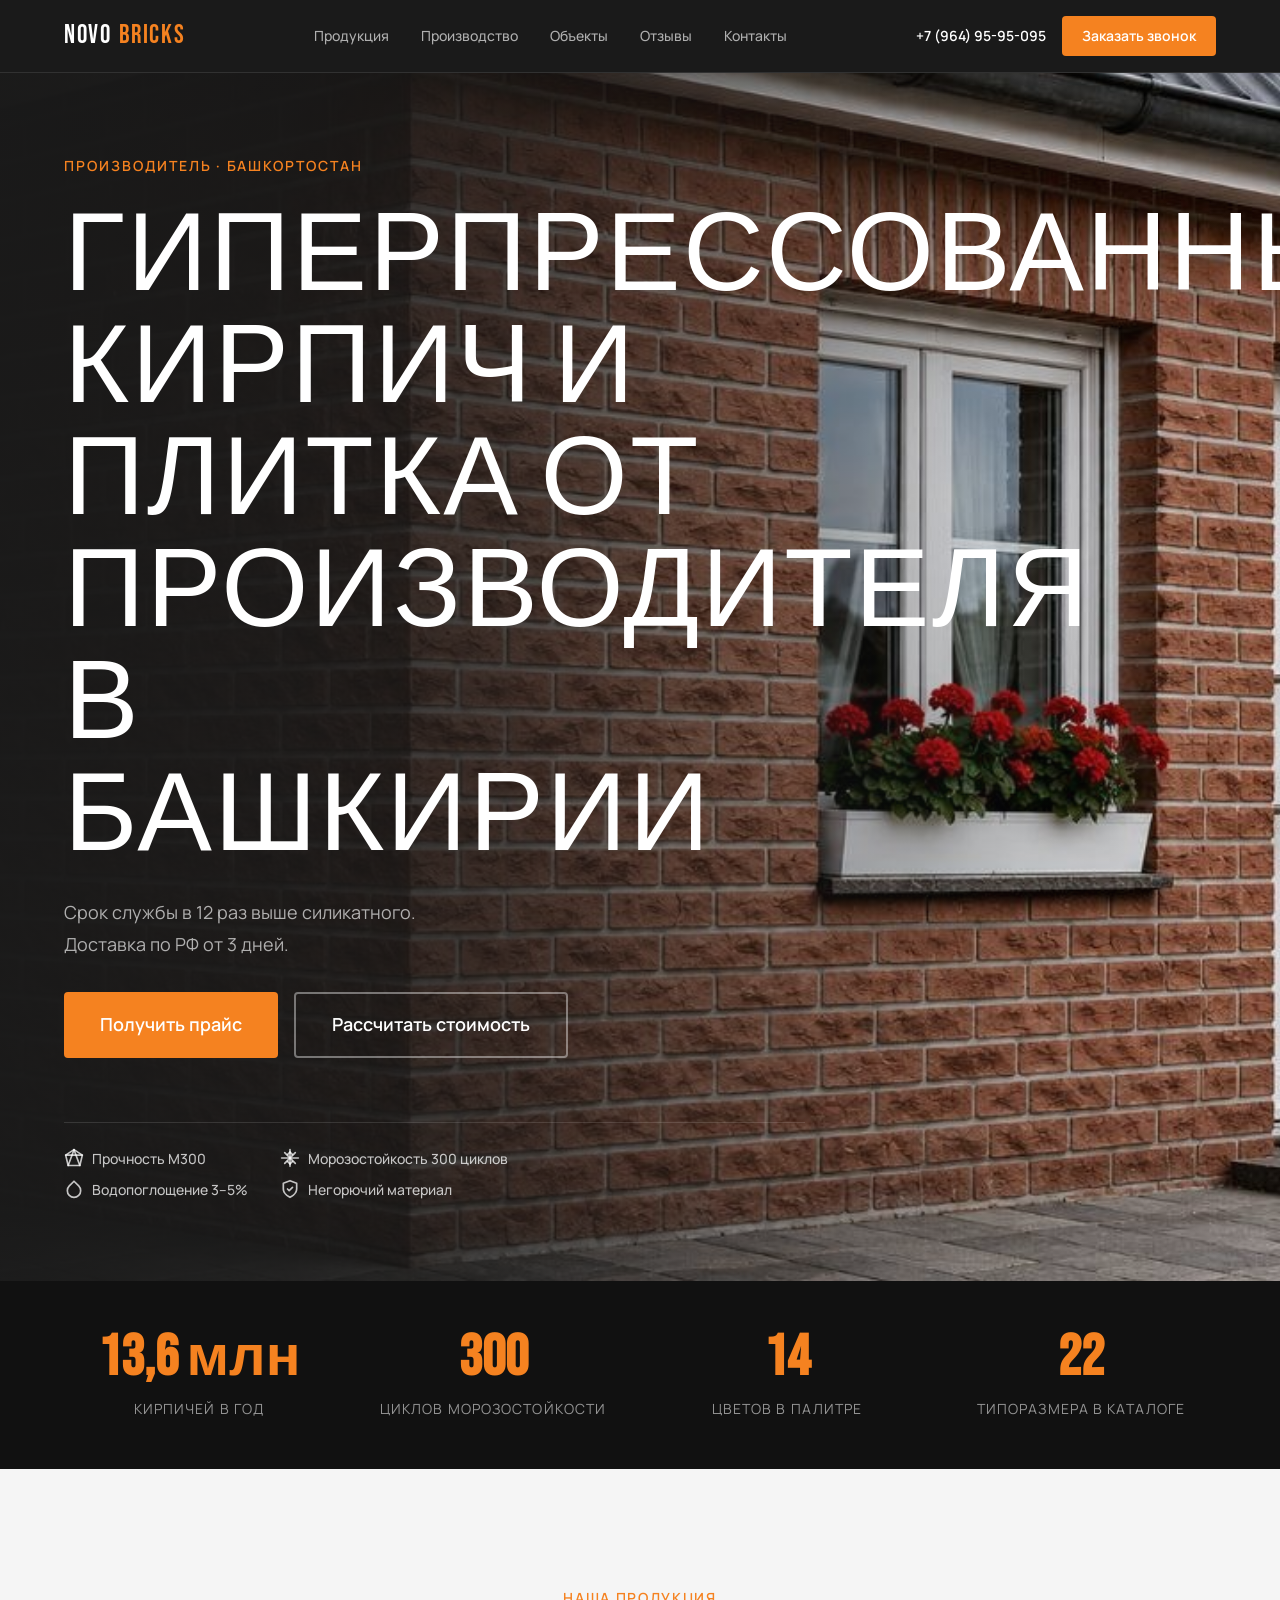
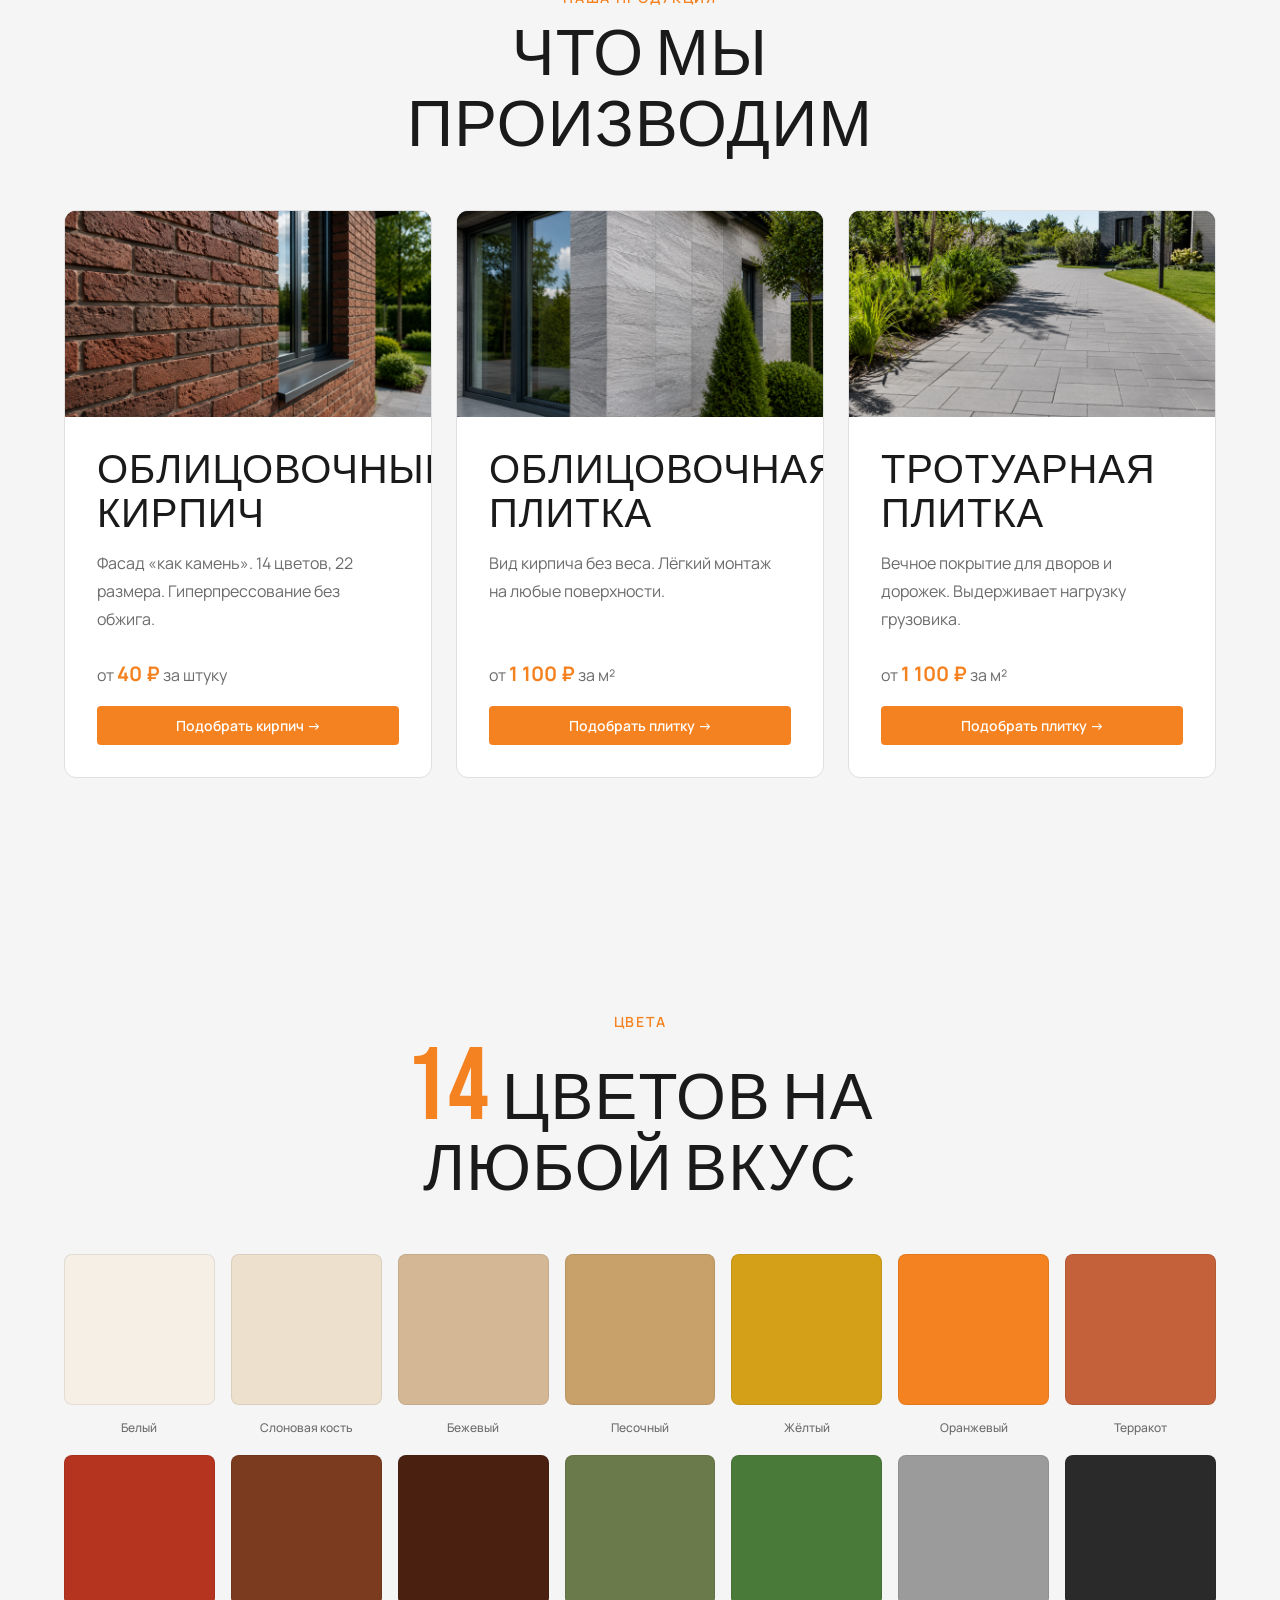
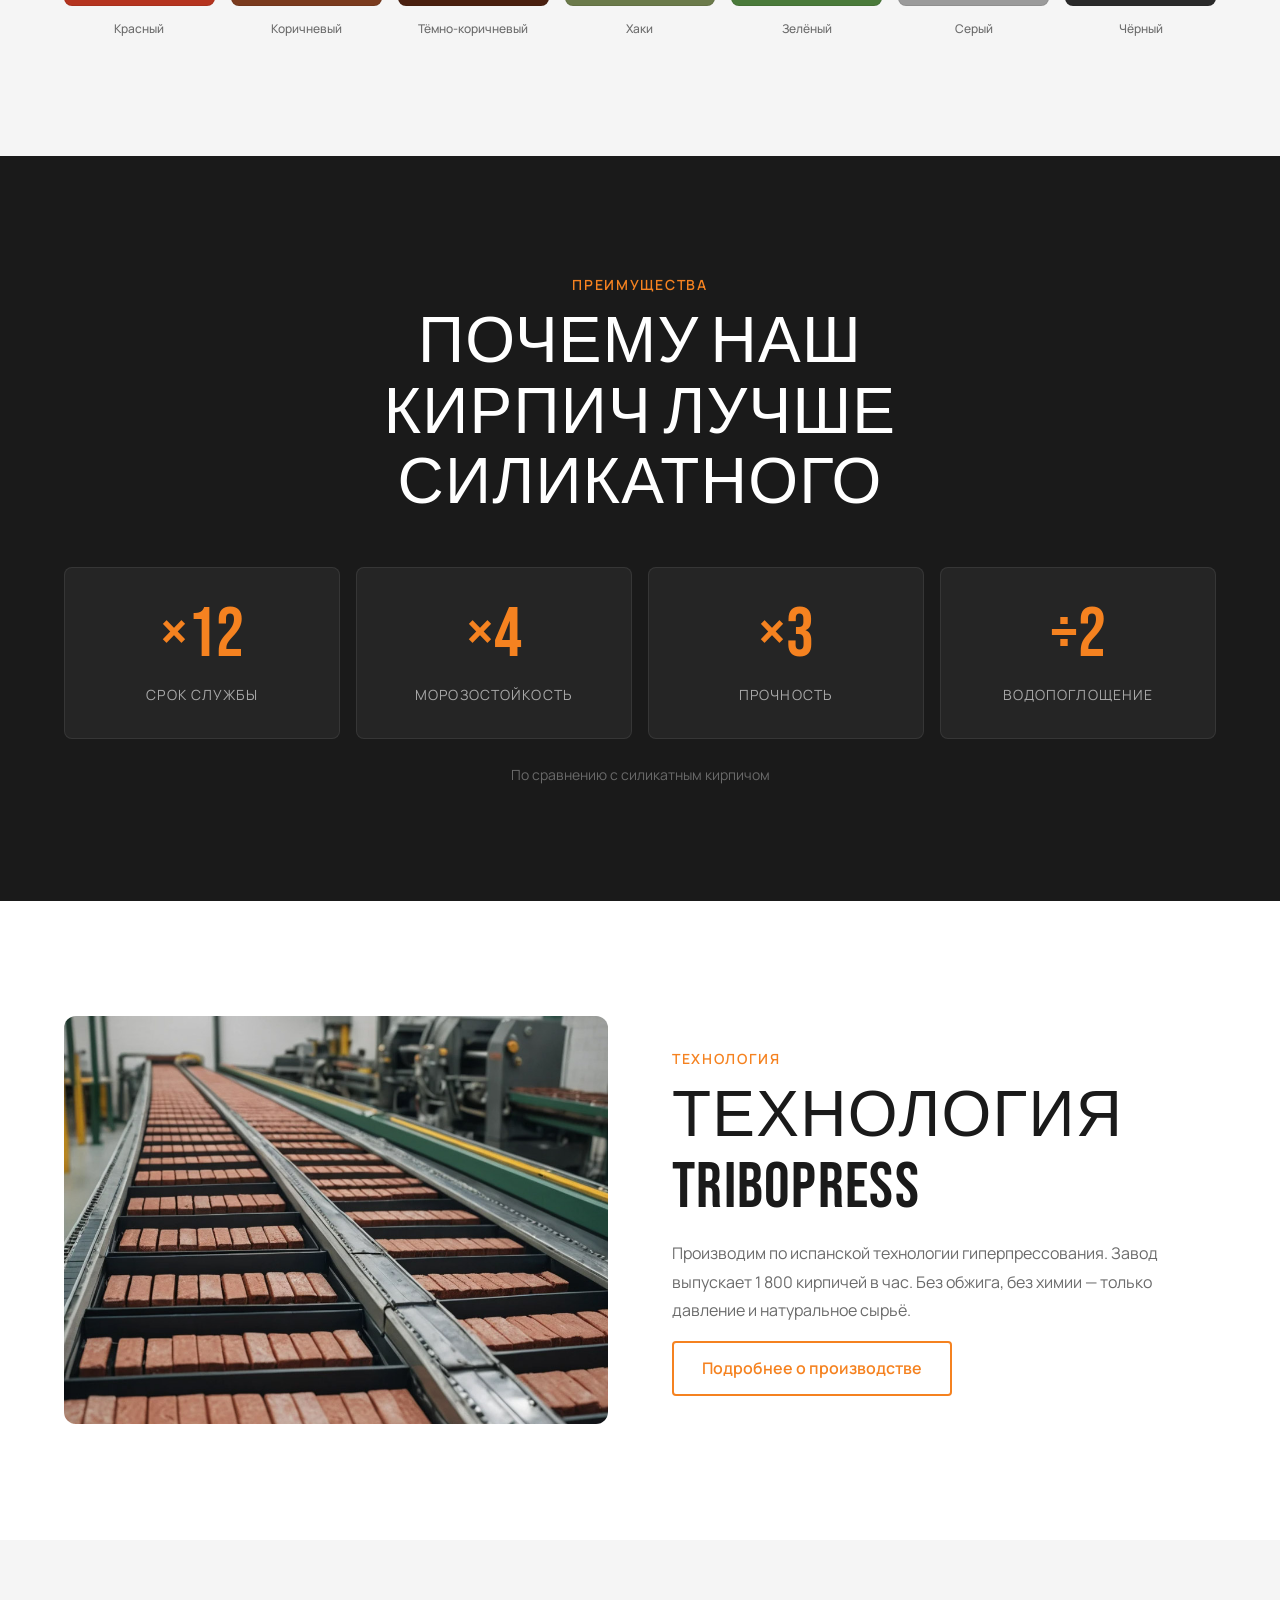
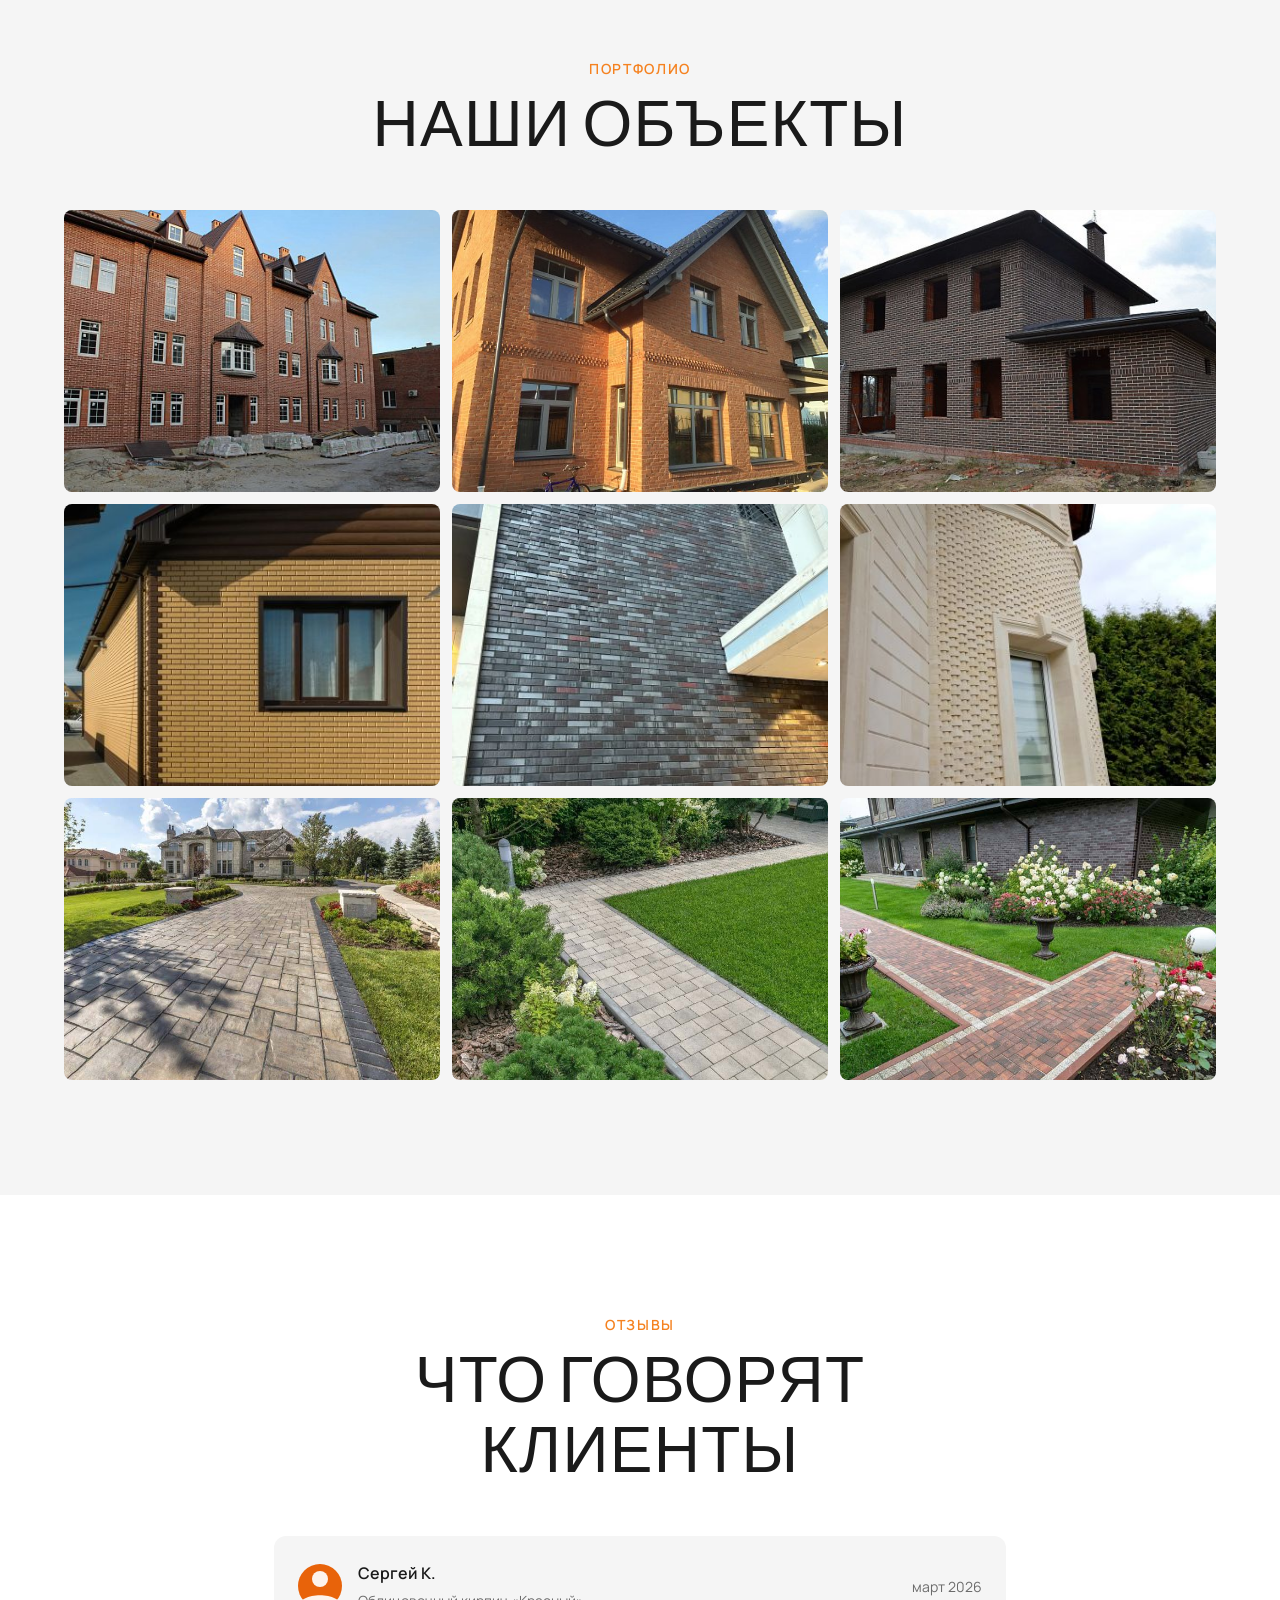
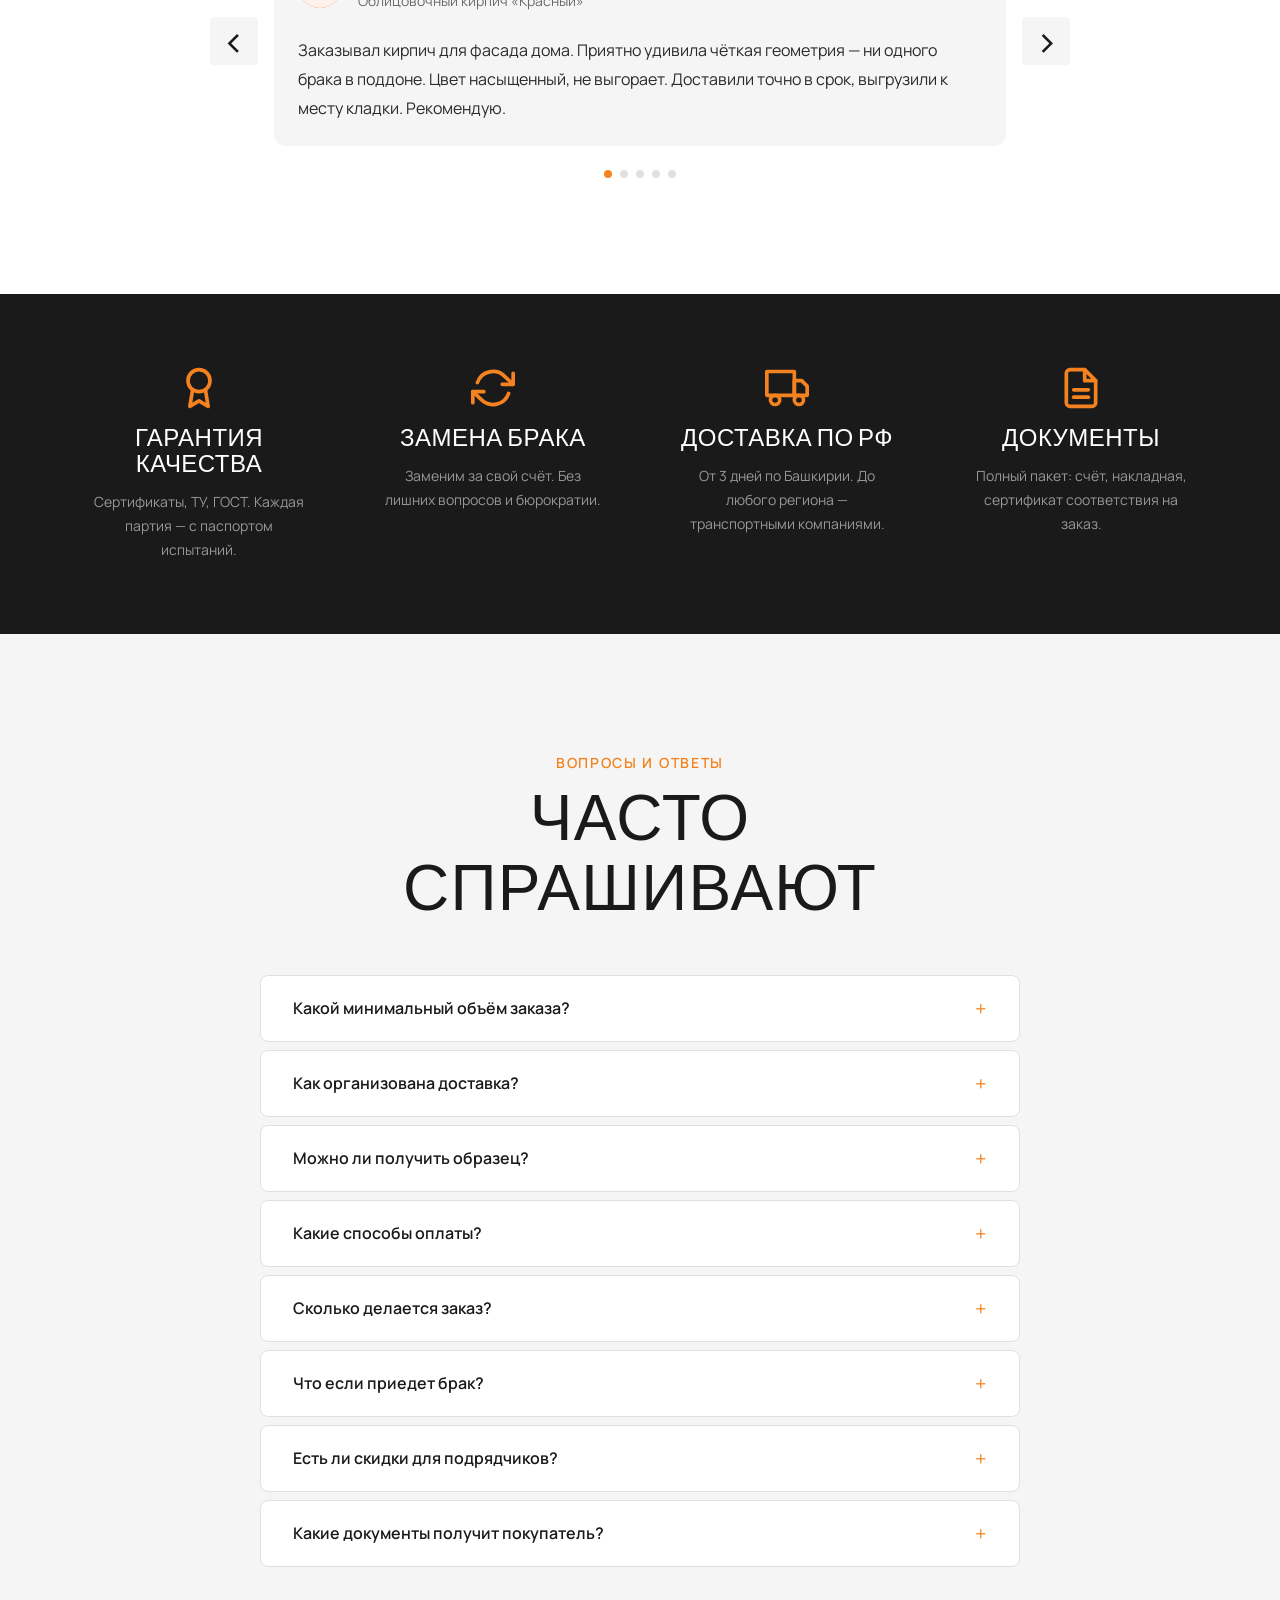
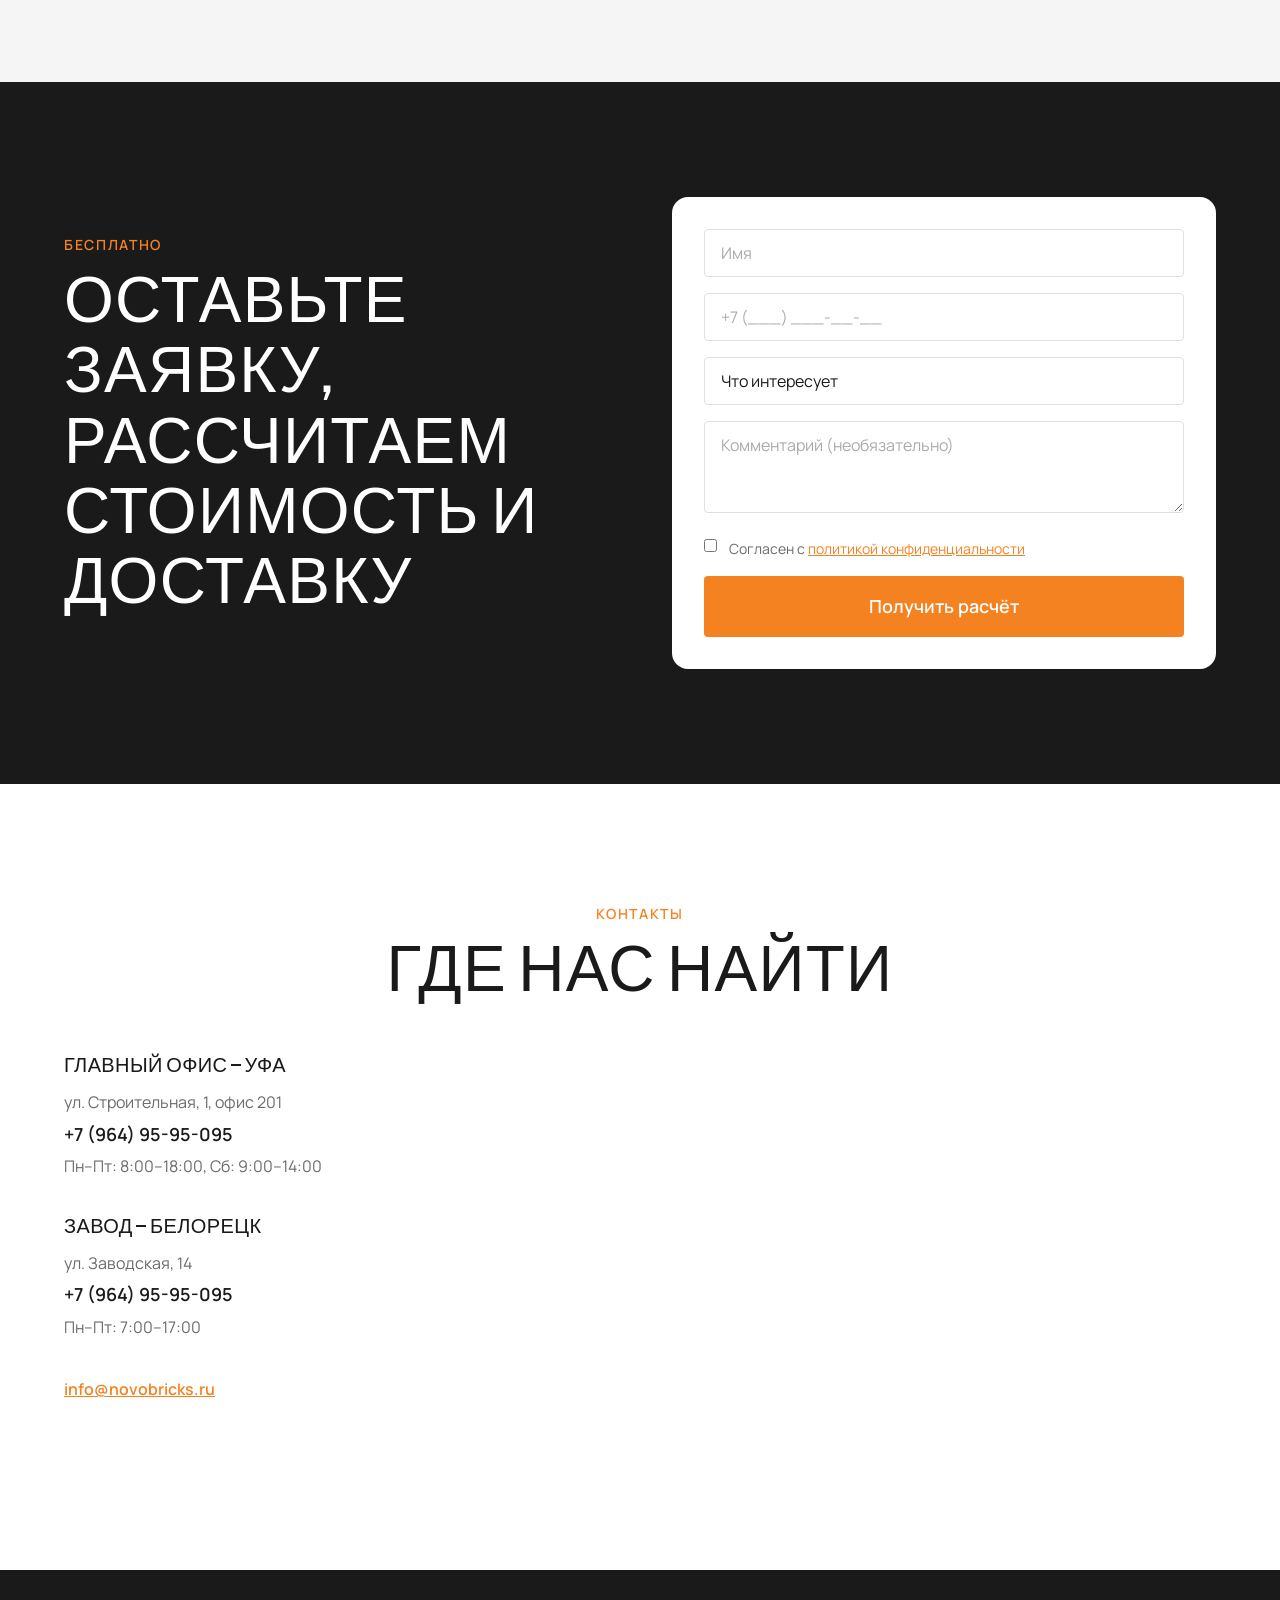
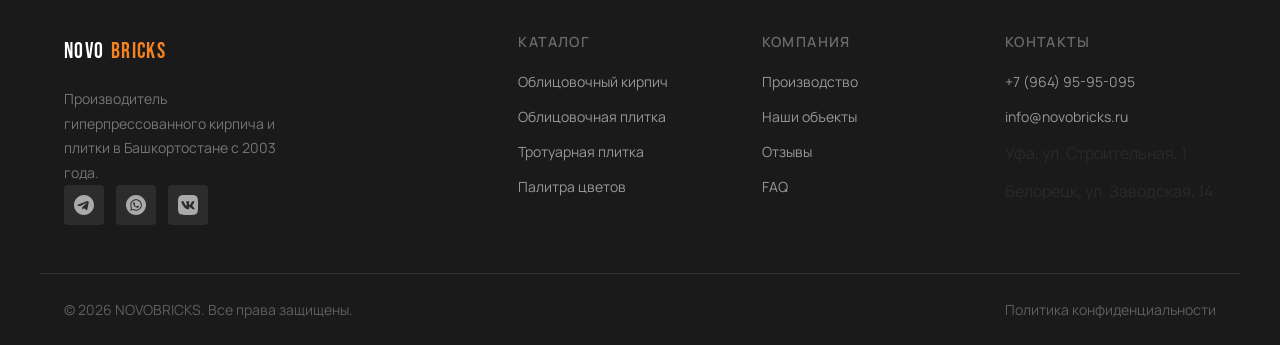
<file: index.html>
<!DOCTYPE html>
<html lang="ru">
<head>
  <meta charset="UTF-8" />
  <meta name="viewport" content="width=device-width, initial-scale=1.0" />
  <title>NovoBricks — Гиперпрессованный кирпич и плитка из Башкирии</title>
  <meta name="description" content="Производство гиперпрессованного кирпича и плитки в Башкирии. Срок службы в 12 раз выше силикатного. Доставка по РФ от 3 дней." />
  <link rel="preconnect" href="https://fonts.googleapis.com" />
  <link rel="preconnect" href="https://fonts.gstatic.com" crossorigin />
  <link href="https://fonts.googleapis.com/css2?family=Bebas+Neue&family=Manrope:wght@400;500;600;700&display=swap" rel="stylesheet" />
  <link rel="stylesheet" href="css/style.css" />
</head>
<body>

<!-- ═══════════════════════════════════════
     MODAL: Заказать звонок
═══════════════════════════════════════ -->
<div class="modal" id="modal" role="dialog" aria-modal="true" aria-label="Заказать звонок">
  <div class="modal__overlay" id="modalOverlay"></div>
  <div class="modal__box">
    <button class="modal__close" id="modalClose" aria-label="Закрыть">✕</button>
    <h2 class="modal__title">Заказать звонок</h2>
    <p class="modal__sub">Перезвоним в течение 30 минут</p>
    <form class="modal__form" id="modalForm">
      <div class="form-group">
        <input type="text" class="form-input" name="name" placeholder="Ваше имя" required />
      </div>
      <div class="form-group">
        <input type="tel" class="form-input js-phone-mask" name="phone" placeholder="+7 (___) ___-__-__" required />
      </div>
      <div class="form-group">
        <textarea class="form-input form-textarea" name="comment" rows="3" placeholder="Комментарий (необязательно)"></textarea>
      </div>
      <button type="submit" class="btn btn--primary btn--full">Перезвоните мне</button>
    </form>
    <div class="modal__success hidden" id="modalSuccess">
      <div class="modal__success-icon">✅</div>
      <p>Заявка принята! Перезвоним в течение часа.</p>
    </div>
  </div>
</div>

<!-- ═══════════════════════════════════════
     LIGHTBOX
═══════════════════════════════════════ -->
<div class="lightbox hidden" id="lightbox">
  <div class="lightbox__overlay" id="lightboxOverlay"></div>
  <div class="lightbox__inner">
    <button class="lightbox__close" id="lightboxClose">✕</button>
    <button class="lightbox__arrow lightbox__arrow--prev" id="lightboxPrev">&#8249;</button>
    <div class="lightbox__stage">
      <div class="lightbox__img" id="lightboxImg"></div>
      <p class="lightbox__caption" id="lightboxCaption"></p>
    </div>
    <button class="lightbox__arrow lightbox__arrow--next" id="lightboxNext">&#8250;</button>
  </div>
</div>

<!-- ═══════════════════════════════════════
     БЛОК 1. ШАПКА
═══════════════════════════════════════ -->
<header class="header" id="header">
  <div class="container header__inner">
    <a href="index.html" class="logo">NOVO <span class="logo__accent">BRICKS</span></a>
    <nav class="nav" id="nav">
      <a href="#products"   class="nav__link">Продукция</a>
      <a href="#production" class="nav__link">Производство</a>
      <a href="#objects"    class="nav__link">Объекты</a>
      <a href="#reviews"    class="nav__link">Отзывы</a>
      <a href="#contacts"   class="nav__link">Контакты</a>
    </nav>
    <div class="header__right">
      <a href="tel:+79649595095" class="header__tel">+7 (964) 95-95-095</a>
      <button class="btn btn--primary btn--sm js-open-modal">Заказать звонок</button>
    </div>
    <button class="burger" id="burger" aria-label="Меню" aria-expanded="false">
      <span></span><span></span><span></span>
    </button>
  </div>
</header>

<main>

<!-- ═══════════════════════════════════════
     БЛОК 2. ПЕРВЫЙ ЭКРАН
═══════════════════════════════════════ -->
<section class="hero" id="home">
  <div class="hero__photo"></div>
  <div class="hero__bg"></div>
  <div class="container">
    <div class="hero__content">
      <p class="hero__label">Производитель · Башкортостан</p>
      <h1 class="hero__title">Гиперпрессованный кирпич и плитка от производителя в Башкирии</h1>
      <p class="hero__desc">Срок службы в 12 раз выше силикатного.<br>Доставка по РФ от 3 дней.</p>
      <div class="hero__actions">
        <button class="btn btn--primary btn--lg js-open-modal">Получить прайс</button>
        <a href="#lead" class="btn btn--ghost btn--lg">Рассчитать стоимость</a>
      </div>
      <div class="hero__facts">
        <div class="hero__fact">
          <span class="hero__fact-icon"><svg class="icon-anim icon-strength" viewBox="0 0 24 24" fill="none" stroke="currentColor" stroke-width="2" stroke-linecap="round" stroke-linejoin="round"><polygon points="12 2 22 8.5 19 21 5 21 2 8.5"/><line x1="2" y1="8.5" x2="22" y2="8.5"/><line x1="12" y1="2" x2="5" y2="21"/><line x1="12" y1="2" x2="19" y2="21"/></svg></span>
          <span>Прочность М300</span>
        </div>
        <div class="hero__fact">
          <span class="hero__fact-icon"><svg class="icon-anim icon-snow" viewBox="0 0 24 24" fill="none" stroke="currentColor" stroke-width="2" stroke-linecap="round"><line x1="12" y1="2" x2="12" y2="22"/><line x1="2" y1="12" x2="22" y2="12"/><line x1="5.64" y1="5.64" x2="18.36" y2="18.36"/><line x1="18.36" y1="5.64" x2="5.64" y2="18.36"/><polyline points="12 5 9 8"/><polyline points="12 5 15 8"/><polyline points="12 19 9 16"/><polyline points="12 19 15 16"/></svg></span>
          <span>Морозостойкость 300 циклов</span>
        </div>
        <div class="hero__fact">
          <span class="hero__fact-icon"><svg class="icon-anim icon-drop" viewBox="0 0 24 24" fill="none" stroke="currentColor" stroke-width="2" stroke-linecap="round" stroke-linejoin="round"><path d="M12 2.69l5.66 5.66a8 8 0 1 1-11.31 0z"/></svg></span>
          <span>Водопоглощение 3–5%</span>
        </div>
        <div class="hero__fact">
          <span class="hero__fact-icon"><svg class="icon-anim icon-shield" viewBox="0 0 24 24" fill="none" stroke="currentColor" stroke-width="2" stroke-linecap="round" stroke-linejoin="round"><path d="M12 22s8-4 8-10V5l-8-3-8 3v7c0 6 8 10 8 10z"/><polyline points="9 12 11 14 15 10"/></svg></span>
          <span>Негорючий материал</span>
        </div>
      </div>
    </div>
  </div>
</section>

<!-- ═══════════════════════════════════════
     БЛОК 3. ЦИФРЫ КОМПАНИИ
═══════════════════════════════════════ -->
<section class="stats-dark">
  <div class="container stats-dark__grid">
    <div class="stat-item">
      <strong>13,6 млн</strong>
      <span>кирпичей в год</span>
    </div>
    <div class="stat-item">
      <strong>300</strong>
      <span>циклов морозостойкости</span>
    </div>
    <div class="stat-item">
      <strong>14</strong>
      <span>цветов в палитре</span>
    </div>
    <div class="stat-item">
      <strong>22</strong>
      <span>типоразмера в каталоге</span>
    </div>
  </div>
</section>

<!-- ═══════════════════════════════════════
     БЛОК 4. НАША ПРОДУКЦИЯ
═══════════════════════════════════════ -->
<section class="products section" id="products">
  <div class="container">
    <div class="section__head">
      <p class="section__label">Наша продукция</p>
      <h2 class="section__title">Что мы производим</h2>
    </div>
    <div class="sl-outer" id="productsSlider">
      <button class="sl-arrow sl-arrow--prev" id="productsPrev" aria-label="Назад">&#8249;</button>
      <div class="sl-viewport">
    <div class="products__grid products__grid--3 sl-track" id="productsTrack">

      <div class="product-card">
        <div class="product-card__image product-card__image--brick"></div>
        <div class="product-card__body">
          <h3 class="product-card__title">Облицовочный кирпич</h3>
          <p class="product-card__desc">Фасад «как камень». 14 цветов, 22 размера. Гиперпрессование без обжига.</p>
          <p class="product-card__price">от <strong>40 ₽</strong> за штуку</p>
          <a href="brick-quiz.html" class="btn btn--primary btn--sm">Подобрать кирпич →</a>
        </div>
      </div>

      <div class="product-card">
        <div class="product-card__image product-card__image--tile"></div>
        <div class="product-card__body">
          <h3 class="product-card__title">Облицовочная плитка</h3>
          <p class="product-card__desc">Вид кирпича без веса. Лёгкий монтаж на любые поверхности.</p>
          <p class="product-card__price">от <strong>1 100 ₽</strong> за м²</p>
          <a href="tile-quiz.html" class="btn btn--primary btn--sm">Подобрать плитку →</a>
        </div>
      </div>

      <div class="product-card">
        <div class="product-card__image product-card__image--paving"></div>
        <div class="product-card__body">
          <h3 class="product-card__title">Тротуарная плитка</h3>
          <p class="product-card__desc">Вечное покрытие для дворов и дорожек. Выдерживает нагрузку грузовика.</p>
          <p class="product-card__price">от <strong>1 100 ₽</strong> за м²</p>
          <a href="tile-quiz.html" class="btn btn--primary btn--sm">Подобрать плитку →</a>
        </div>
      </div>

    </div>
      </div><!-- /sl-viewport -->
      <button class="sl-arrow sl-arrow--next" id="productsNext" aria-label="Вперёд">&#8250;</button>
    </div><!-- /sl-outer -->
  </div>
</section>

<!-- ═══════════════════════════════════════
     БЛОК 5. ПАЛИТРА
═══════════════════════════════════════ -->
<section class="palette section">
  <div class="container">
    <div class="section__head">
      <p class="section__label">Цвета</p>
      <h2 class="section__title"><span class="palette__num">14</span> цветов на любой вкус</h2>
    </div>
    <div class="sl-outer" id="paletteSlider">
      <button class="sl-arrow sl-arrow--prev" id="palettePrev" aria-label="Назад">&#8249;</button>
      <div class="sl-viewport">
    <div class="palette__grid sl-track" id="paletteTrack">
      <div class="swatch"><div class="swatch__color" style="background:#F5EFE6"></div><span>Белый</span></div>
      <div class="swatch"><div class="swatch__color" style="background:#EDE0CC"></div><span>Слоновая кость</span></div>
      <div class="swatch"><div class="swatch__color" style="background:#D4B896"></div><span>Бежевый</span></div>
      <div class="swatch"><div class="swatch__color" style="background:#C8A06A"></div><span>Песочный</span></div>
      <div class="swatch"><div class="swatch__color" style="background:#D4A017"></div><span>Жёлтый</span></div>
      <div class="swatch"><div class="swatch__color" style="background:#F58220"></div><span>Оранжевый</span></div>
      <div class="swatch"><div class="swatch__color" style="background:#C4613A"></div><span>Терракот</span></div>
      <div class="swatch"><div class="swatch__color" style="background:#B5341F"></div><span>Красный</span></div>
      <div class="swatch"><div class="swatch__color" style="background:#7A3B1E"></div><span>Коричневый</span></div>
      <div class="swatch"><div class="swatch__color" style="background:#4A2010"></div><span>Тёмно-коричневый</span></div>
      <div class="swatch"><div class="swatch__color" style="background:#6B7A4A"></div><span>Хаки</span></div>
      <div class="swatch"><div class="swatch__color" style="background:#4A7A3A"></div><span>Зелёный</span></div>
      <div class="swatch"><div class="swatch__color" style="background:#9B9B9B"></div><span>Серый</span></div>
      <div class="swatch"><div class="swatch__color" style="background:#2A2A2A"></div><span>Чёрный</span></div>
    </div><!-- /palette__grid -->
      </div><!-- /sl-viewport -->
      <button class="sl-arrow sl-arrow--next" id="paletteNext" aria-label="Вперёд">&#8250;</button>
    </div><!-- /sl-outer -->
  </div>
</section>

<!-- ═══════════════════════════════════════
     БЛОК 6. СРАВНЕНИЕ С СИЛИКАТНЫМ
═══════════════════════════════════════ -->
<section class="comparison">
  <div class="container">
    <div class="section__head">
      <p class="section__label section__label--light">Преимущества</p>
      <h2 class="section__title section__title--light">Почему наш кирпич лучше силикатного</h2>
    </div>
    <div class="comparison__grid">
      <div class="comparison__card">
        <span class="comparison__mult">×12</span>
        <span class="comparison__label">срок службы</span>
      </div>
      <div class="comparison__card">
        <span class="comparison__mult">×4</span>
        <span class="comparison__label">морозостойкость</span>
      </div>
      <div class="comparison__card">
        <span class="comparison__mult">×3</span>
        <span class="comparison__label">прочность</span>
      </div>
      <div class="comparison__card">
        <span class="comparison__mult">÷2</span>
        <span class="comparison__label">водопоглощение</span>
      </div>
    </div>
    <p class="comparison__note">По сравнению с силикатным кирпичом</p>
  </div>
</section>

<!-- ═══════════════════════════════════════
     БЛОК 7. ПРОИЗВОДСТВО
═══════════════════════════════════════ -->
<section class="production section" id="production">
  <div class="container production__inner">
    <div class="production__image"></div>
    <div class="production__content">
      <p class="section__label">Технология</p>
      <h2 class="section__title">Технология TRIBOPRESS</h2>
      <p class="production__text">Производим по испанской технологии гиперпрессования. Завод выпускает 1 800 кирпичей в час. Без обжига, без химии — только давление и натуральное сырьё.</p>
      <div class="production__more hidden" id="productionMore">
        <p class="production__text">Гиперпрессование — метод, при котором смесь цемента, отсева и пигмента спрессовывается под давлением до 30 МПа. Результат: плотная, однородная структура без пор и трещин. Такой кирпич не впитывает влагу, не выцветает и сохраняет геометрию на протяжении всего срока эксплуатации.</p>
        <p class="production__text">Наш завод в Белорецке работает в две смены. Сырьё — местный известняк и гранитный отсев. Пигменты — немецкие, UV-стойкие, не выгорают на солнце.</p>
      </div>
      <button class="btn btn--outline" id="productionToggle">Подробнее о производстве</button>
    </div>
  </div>
</section>

<!-- ═══════════════════════════════════════
     БЛОК 8. НАШИ ОБЪЕКТЫ
═══════════════════════════════════════ -->
<section class="gallery section" id="objects">
  <div class="container">
    <div class="section__head">
      <p class="section__label">Портфолио</p>
      <h2 class="section__title">Наши объекты</h2>
    </div>
    <div class="sl-outer" id="gallerySlider">
      <button class="sl-arrow sl-arrow--prev" id="galleryPrev" aria-label="Назад">&#8249;</button>
      <div class="sl-viewport">
    <div class="gallery__grid sl-track" id="galleryTrack">
      <div class="gallery__item" data-index="0" data-caption="Жилой дом, Уфа — Кирпич «Красный»"            style="background-image:url('images/Портфолио/кирпич1.jpg')"></div>
      <div class="gallery__item" data-index="1" data-caption="Коттедж, Белорецк — Кирпич «Коричневый»"      style="background-image:url('images/Портфолио/кирпич2.jpg')"></div>
      <div class="gallery__item" data-index="2" data-caption="ТЦ, Стерлитамак — Кирпич «Серый»"            style="background-image:url('images/Портфолио/кирпич3.jpg')"></div>
      <div class="gallery__item" data-index="3" data-caption="Частный дом, Нефтекамск — Облицовочная плитка" style="background-image:url('images/Портфолио/оплитка1.jpg')"></div>
      <div class="gallery__item" data-index="4" data-caption="Забор и ворота, Уфа — Облицовочная плитка"   style="background-image:url('images/Портфолио/оплитка2.jpg')"></div>
      <div class="gallery__item" data-index="5" data-caption="Баня и беседка, Белебей — Облицовочная плитка" style="background-image:url('images/Портфолио/оплитка3.jpg')"></div>
      <div class="gallery__item" data-index="6" data-caption="Детский сад, Салават — Тротуарная плитка"    style="background-image:url('images/Портфолио/плитка1.jpg')"></div>
      <div class="gallery__item" data-index="7" data-caption="Дорожки и патио, Уфа — Тротуарная плитка"   style="background-image:url('images/Портфолио/плитка2.jpg')"></div>
      <div class="gallery__item" data-index="8" data-caption="Бизнес-центр, Уфа — Тротуарная плитка"      style="background-image:url('images/Портфолио/плитка3.jpg')"></div>
    </div><!-- /gallery__grid -->
      </div><!-- /sl-viewport -->
      <button class="sl-arrow sl-arrow--next" id="galleryNext" aria-label="Вперёд">&#8250;</button>
    </div><!-- /sl-outer -->
  </div>
</section>

<!-- ═══════════════════════════════════════
     БЛОК 9. ОТЗЫВЫ
═══════════════════════════════════════ -->
<section class="reviews section" id="reviews">
  <div class="container">
    <div class="section__head">
      <p class="section__label">Отзывы</p>
      <h2 class="section__title">Что говорят клиенты</h2>
    </div>
    <div class="reviews__wrap">
      <button class="reviews__arrow reviews__arrow--prev" id="reviewPrev" aria-label="Предыдущий">&#8249;</button>
      <div class="reviews__viewport">
        <div class="reviews__track" id="reviewsTrack">

          <div class="review-card">
            <div class="review-card__top">
              <div class="review-card__avatar" style="background:#E8630A">
                <svg viewBox="0 0 44 44" fill="none" xmlns="http://www.w3.org/2000/svg" width="44" height="44"><circle cx="22" cy="15" r="8" fill="rgba(255,255,255,0.92)"/><path d="M0 44 C0 27 44 27 44 44 Z" fill="rgba(255,255,255,0.92)"/></svg>
              </div>
              <div>
                <strong class="review-card__name">Сергей К.</strong>
                <span class="review-card__product">Облицовочный кирпич «Красный»</span>
              </div>
              <span class="review-card__date">март 2026</span>
            </div>
            <p class="review-card__text">Заказывал кирпич для фасада дома. Приятно удивила чёткая геометрия — ни одного брака в поддоне. Цвет насыщенный, не выгорает. Доставили точно в срок, выгрузили к месту кладки. Рекомендую.</p>
          </div>

          <div class="review-card">
            <div class="review-card__top">
              <div class="review-card__avatar" style="background:#7C3AED">
                <svg viewBox="0 0 44 44" fill="none" xmlns="http://www.w3.org/2000/svg" width="44" height="44"><circle cx="22" cy="15" r="8" fill="rgba(255,255,255,0.92)"/><path d="M0 44 C0 27 44 27 44 44 Z" fill="rgba(255,255,255,0.92)"/></svg>
              </div>
              <div>
                <strong class="review-card__name">Анна М.</strong>
                <span class="review-card__product">Облицовочная плитка</span>
              </div>
              <span class="review-card__date">февраль 2026</span>
            </div>
            <p class="review-card__text">Делала ремонт на кухне, хотела вид кирпичной кладки. Менеджер помог подобрать цвет по фото интерьера. Плитка лёгкая, клеится отлично. Результатом очень довольна — все гости думают, что это настоящий кирпич.</p>
          </div>

          <div class="review-card">
            <div class="review-card__top">
              <div class="review-card__avatar" style="background:#047857">
                <svg viewBox="0 0 44 44" fill="none" xmlns="http://www.w3.org/2000/svg" width="44" height="44"><circle cx="22" cy="15" r="8" fill="rgba(255,255,255,0.92)"/><path d="M0 44 C0 27 44 27 44 44 Z" fill="rgba(255,255,255,0.92)"/></svg>
              </div>
              <div>
                <strong class="review-card__name">Дмитрий П.</strong>
                <span class="review-card__product">Тротуарная плитка</span>
              </div>
              <span class="review-card__date">январь 2026</span>
            </div>
            <p class="review-card__text">Уложили тротуарную плитку вокруг загородного дома. Пережила зиму отлично — ни одной трещины после 30-градусных морозов. Качество на уровне, цена разумная. Уже рекомендовал соседям.</p>
          </div>

          <div class="review-card">
            <div class="review-card__top">
              <div class="review-card__avatar" style="background:#BE123C">
                <svg viewBox="0 0 44 44" fill="none" xmlns="http://www.w3.org/2000/svg" width="44" height="44"><circle cx="22" cy="15" r="8" fill="rgba(255,255,255,0.92)"/><path d="M0 44 C0 27 44 27 44 44 Z" fill="rgba(255,255,255,0.92)"/></svg>
              </div>
              <div>
                <strong class="review-card__name">Ирина С.</strong>
                <span class="review-card__product">Кирпич «Серый» для забора</span>
              </div>
              <span class="review-card__date">декабрь 2025</span>
            </div>
            <p class="review-card__text">Строили забор вокруг участка. Взяли серый кирпич — смотрится очень современно. Геометрия идеальная, шов получается ровным. Мастер сказал, что с таким кирпичом работать одно удовольствие.</p>
          </div>

          <div class="review-card">
            <div class="review-card__top">
              <div class="review-card__avatar" style="background:#1D4ED8">
                <svg viewBox="0 0 44 44" fill="none" xmlns="http://www.w3.org/2000/svg" width="44" height="44"><circle cx="22" cy="15" r="8" fill="rgba(255,255,255,0.92)"/><path d="M0 44 C0 27 44 27 44 44 Z" fill="rgba(255,255,255,0.92)"/></svg>
              </div>
              <div>
                <strong class="review-card__name">Вадим Н.</strong>
                <span class="review-card__product">Кирпич «Бежевый» для коттеджа</span>
              </div>
              <span class="review-card__date">ноябрь 2025</span>
            </div>
            <p class="review-card__text">Строю коттедж два года, выбирал кирпич долго. Остановился на NovoBricks после того, как взял образцы. Разница с обычным силикатным ощутима сразу. Заказал 40 000 штук, доставили в три рейса, всё чётко.</p>
          </div>

        </div>
      </div>
      <button class="reviews__arrow reviews__arrow--next" id="reviewNext" aria-label="Следующий">&#8250;</button>
    </div>
    <div class="reviews__dots" id="reviewDots"></div>
  </div>
</section>

<!-- ═══════════════════════════════════════
     БЛОК 10. ГАРАНТИИ
═══════════════════════════════════════ -->
<section class="guarantees">
  <div class="container guarantees__grid">
    <div class="guarantee-item">
      <span class="guarantee-item__icon"><svg class="icon-anim icon-award" viewBox="0 0 24 24" fill="none" stroke="currentColor" stroke-width="2" stroke-linecap="round" stroke-linejoin="round"><circle cx="12" cy="8" r="6"/><path d="M15.477 12.89L17 22l-5-3-5 3 1.523-9.11"/></svg></span>
      <h3>Гарантия качества</h3>
      <p>Сертификаты, ТУ, ГОСТ. Каждая партия — с паспортом испытаний.</p>
    </div>
    <div class="guarantee-item">
      <span class="guarantee-item__icon"><svg class="icon-anim icon-refresh" viewBox="0 0 24 24" fill="none" stroke="currentColor" stroke-width="2" stroke-linecap="round" stroke-linejoin="round"><polyline points="23 4 23 10 17 10"/><polyline points="1 20 1 14 7 14"/><path d="M3.51 9a9 9 0 0 1 14.85-3.36L23 10M1 14l4.64 4.36A9 9 0 0 0 20.49 15"/></svg></span>
      <h3>Замена брака</h3>
      <p>Заменим за свой счёт. Без лишних вопросов и бюрократии.</p>
    </div>
    <div class="guarantee-item">
      <span class="guarantee-item__icon"><svg class="icon-anim icon-truck" viewBox="0 0 24 24" fill="none" stroke="currentColor" stroke-width="2" stroke-linecap="round" stroke-linejoin="round"><rect x="1" y="3" width="15" height="13"/><polygon points="16 8 20 8 23 11 23 16 16 16 16 8"/><circle cx="5.5" cy="18.5" r="2.5"/><circle cx="18.5" cy="18.5" r="2.5"/></svg></span>
      <h3>Доставка по РФ</h3>
      <p>От 3 дней по Башкирии. До любого региона — транспортными компаниями.</p>
    </div>
    <div class="guarantee-item">
      <span class="guarantee-item__icon"><svg class="icon-anim icon-file" viewBox="0 0 24 24" fill="none" stroke="currentColor" stroke-width="2" stroke-linecap="round" stroke-linejoin="round"><path d="M14 2H6a2 2 0 0 0-2 2v16a2 2 0 0 0 2 2h12a2 2 0 0 0 2-2V8z"/><polyline points="14 2 14 8 20 8"/><line x1="16" y1="13" x2="8" y2="13"/><line x1="16" y1="17" x2="8" y2="17"/></svg></span>
      <h3>Документы</h3>
      <p>Полный пакет: счёт, накладная, сертификат соответствия на заказ.</p>
    </div>
  </div>
</section>

<!-- ═══════════════════════════════════════
     БЛОК 11. FAQ
═══════════════════════════════════════ -->
<section class="faq section">
  <div class="container">
    <div class="section__head">
      <p class="section__label">Вопросы и ответы</p>
      <h2 class="section__title">Часто спрашивают</h2>
    </div>
    <div class="faq__list">

      <div class="faq-item">
        <button class="faq-question">Какой минимальный объём заказа?<span class="faq-icon">+</span></button>
        <div class="faq-answer"><p>Минимальный заказ — от 100 штук кирпича или от 5 м² плитки. Для тротуарной плитки — от 10 м². При объёме от 500 штук действуют оптовые условия.</p></div>
      </div>
      <div class="faq-item">
        <button class="faq-question">Как организована доставка?<span class="faq-icon">+</span></button>
        <div class="faq-answer"><p>По Башкирии доставляем собственным транспортом от 3 дней. В другие регионы России — транспортными компаниями (СДЭК, Деловые Линии, ПЭК). Стоимость доставки рассчитывается индивидуально при оформлении заказа.</p></div>
      </div>
      <div class="faq-item">
        <button class="faq-question">Можно ли получить образец?<span class="faq-icon">+</span></button>
        <div class="faq-answer"><p>Да, высылаем бесплатные образцы по Башкирии. Для других регионов — образцы отправляем за счёт покупателя. Оставьте заявку, и менеджер уточнит детали.</p></div>
      </div>
      <div class="faq-item">
        <button class="faq-question">Какие способы оплаты?<span class="faq-icon">+</span></button>
        <div class="faq-answer"><p>Принимаем наличные, безналичный расчёт (для юридических лиц — счёт с НДС), а также оплату картой. Для крупных заказов возможна рассрочка — уточняйте у менеджера.</p></div>
      </div>
      <div class="faq-item">
        <button class="faq-question">Сколько делается заказ?<span class="faq-icon">+</span></button>
        <div class="faq-answer"><p>Стандартный заказ — 5–7 рабочих дней. Срочное производство — от 3 дней (обсуждается отдельно). Если продукция есть на складе — отгрузка в день оплаты.</p></div>
      </div>
      <div class="faq-item">
        <button class="faq-question">Что если приедет брак?<span class="faq-icon">+</span></button>
        <div class="faq-answer"><p>Заменяем брак за свой счёт без лишних вопросов. Каждая партия сопровождается паспортом качества. При обнаружении дефектов — сфотографируйте и свяжитесь с менеджером, решим в течение 24 часов.</p></div>
      </div>
      <div class="faq-item">
        <button class="faq-question">Есть ли скидки для подрядчиков?<span class="faq-icon">+</span></button>
        <div class="faq-answer"><p>Да, для строительных компаний и подрядчиков действуют специальные условия при заказе от 500 штук кирпича или от 50 м² плитки. Также предусмотрена накопительная скидка для постоянных клиентов.</p></div>
      </div>
      <div class="faq-item">
        <button class="faq-question">Какие документы получит покупатель?<span class="faq-icon">+</span></button>
        <div class="faq-answer"><p>Полный пакет: счёт-фактура, товарная накладная (ТОРГ-12), сертификат соответствия и паспорт качества на партию. Для юридических лиц оформляем УПД с НДС.</p></div>
      </div>

    </div>
  </div>
</section>

<!-- ═══════════════════════════════════════
     БЛОК 12. ФОРМА ЗАЯВКИ
═══════════════════════════════════════ -->
<section class="lead-section" id="lead">
  <div class="container lead-section__inner">
    <div class="lead-section__head">
      <p class="section__label section__label--light">Бесплатно</p>
      <h2 class="section__title section__title--light">Оставьте заявку, рассчитаем стоимость и доставку</h2>
    </div>
    <div class="lead-section__form-wrap">
      <form class="lead-form" id="leadForm">
        <div class="form-group">
          <input type="text" class="form-input" name="name" placeholder="Имя" required />
        </div>
        <div class="form-group">
          <input type="tel" class="form-input js-phone-mask" name="phone" placeholder="+7 (___) ___-__-__" required />
        </div>
        <div class="form-group">
          <select class="form-input form-select" name="interest">
            <option value="" disabled selected>Что интересует</option>
            <option value="brick">Кирпич облицовочный</option>
            <option value="tile">Облицовочная плитка</option>
            <option value="paving">Тротуарная плитка</option>
            <option value="unknown">Не знаю, помогите выбрать</option>
          </select>
        </div>
        <div class="form-group">
          <textarea class="form-input form-textarea" name="comment" rows="3" placeholder="Комментарий (необязательно)"></textarea>
        </div>
        <div class="form-group form-group--check">
          <label class="form-check">
            <input type="checkbox" name="agree" required />
            <span>Согласен с <a href="#">политикой конфиденциальности</a></span>
          </label>
        </div>
        <button type="submit" class="btn btn--primary btn--full btn--lg">Получить расчёт</button>
      </form>
      <div class="lead-success hidden" id="leadSuccess">
        <div class="lead-success__icon">✅</div>
        <h3>Заявка принята!</h3>
        <p>Перезвоним в течение часа и рассчитаем стоимость под ваш объект.</p>
      </div>
    </div>
  </div>
</section>

<!-- ═══════════════════════════════════════
     БЛОК 13. КОНТАКТЫ
═══════════════════════════════════════ -->
<section class="contacts-map section" id="contacts">
  <div class="container">
    <div class="section__head">
      <p class="section__label">Контакты</p>
      <h2 class="section__title">Где нас найти</h2>
    </div>
    <div class="contacts-map__inner">
      <div class="contacts-map__info">
        <div class="contacts-office">
          <h3 class="contacts-office__title">Главный офис — Уфа</h3>
          <p>ул. Строительная, 1, офис 201</p>
          <a href="tel:+79649595095">+7 (964) 95-95-095</a>
          <span>Пн–Пт: 8:00–18:00, Сб: 9:00–14:00</span>
        </div>
        <div class="contacts-office">
          <h3 class="contacts-office__title">Завод — Белорецк</h3>
          <p>ул. Заводская, 14</p>
          <a href="tel:+79649595095">+7 (964) 95-95-095</a>
          <span>Пн–Пт: 7:00–17:00</span>
        </div>
        <a href="mailto:info@novobricks.ru" class="contacts-email">info@novobricks.ru</a>
      </div>
      <div class="contacts-map__map">
        <iframe
          src="https://yandex.ru/map-widget/v1/?ll=55.9721%2C54.7388&z=13&l=map&pt=55.9721,54.7388,pm2rdm"
          width="100%"
          height="400"
          frameborder="0"
          allowfullscreen
          title="Карта NovoBricks"
        ></iframe>
      </div>
    </div>
  </div>
</section>

</main>

<!-- ═══════════════════════════════════════
     БЛОК 14. ПОДВАЛ
═══════════════════════════════════════ -->
<footer class="footer">
  <div class="container footer__inner">
    <div class="footer__brand">
      <a href="index.html" class="logo logo--footer">NOVO <span class="logo__accent">BRICKS</span></a>
      <p>Производитель гиперпрессованного кирпича и плитки в Башкортостане с 2003 года.</p>
      <div class="footer__socials">
        <a href="#" class="social-link" aria-label="Telegram">
          <svg width="20" height="20" viewBox="0 0 24 24" fill="currentColor"><path d="M12 0C5.373 0 0 5.373 0 12s5.373 12 12 12 12-5.373 12-12S18.627 0 12 0zm5.894 8.221-1.97 9.28c-.145.658-.537.818-1.084.508l-3-2.21-1.447 1.394c-.16.16-.295.295-.605.295l.213-3.053 5.56-5.023c.242-.213-.054-.333-.373-.12L7.17 13.607l-2.95-.924c-.64-.203-.654-.64.136-.954l11.57-4.461c.537-.194 1.006.131.968.953z"/></svg>
        </a>
        <a href="#" class="social-link" aria-label="WhatsApp">
          <svg width="20" height="20" viewBox="0 0 24 24" fill="currentColor"><path d="M12.031 6.172c-3.181 0-5.767 2.586-5.768 5.766-.001 1.298.38 2.27 1.019 3.287l-.582 2.128 2.182-.573c.978.58 1.911.928 3.145.929 3.178 0 5.767-2.587 5.768-5.766.001-3.187-2.575-5.77-5.764-5.771zm3.392 8.244c-.144.405-.837.774-1.17.824-.299.045-.677.063-1.092-.069-.252-.08-.575-.187-.988-.365-1.739-.751-2.874-2.502-2.961-2.617-.087-.116-.708-.94-.708-1.793s.448-1.273.607-1.446c.159-.173.346-.217.462-.217l.332.006c.106.005.249-.04.39.298.144.347.491 1.2.534 1.287.043.087.072.188.014.304-.058.116-.087.188-.173.289l-.26.304c-.087.086-.177.18-.076.354.101.174.449.741.964 1.201.662.591 1.221.774 1.394.86s.274.072.376-.043c.101-.116.433-.506.549-.68.116-.173.231-.145.39-.087s1.011.477 1.184.564c.173.087.289.13.332.202.043.072.043.419-.101.824z"/><path d="M12 0C5.373 0 0 5.373 0 12s5.373 12 12 12 12-5.373 12-12S18.627 0 12 0zm.029 18.88c-1.161 0-2.305-.292-3.318-.844l-3.677.964.984-3.595c-.607-1.052-.927-2.246-.926-3.468.001-3.825 3.113-6.937 6.937-6.937 1.856.001 3.598.723 4.907 2.034 1.31 1.311 2.031 3.054 2.03 4.908-.001 3.825-3.113 6.938-6.937 6.938z"/></svg>
        </a>
        <a href="#" class="social-link" aria-label="ВКонтакте">
          <svg width="20" height="20" viewBox="0 0 24 24" fill="currentColor"><path d="M15.684 0H8.316C1.592 0 0 1.592 0 8.316v7.368C0 22.408 1.592 24 8.316 24h7.368C22.408 24 24 22.408 24 15.684V8.316C24 1.592 22.408 0 15.684 0zm3.692 17.123h-1.744c-.66 0-.864-.525-2.05-1.727-1.033-1-1.49-1.135-1.744-1.135-.356 0-.458.102-.458.593v1.575c0 .424-.135.678-1.253.678-1.846 0-3.896-1.118-5.335-3.202C4.624 10.857 4.03 8.57 4.03 8.096c0-.254.102-.491.593-.491h1.744c.44 0 .61.203.78.677.864 2.49 2.303 4.675 2.896 4.675.22 0 .322-.102.322-.66V9.721c-.068-1.186-.695-1.287-.695-1.71 0-.203.17-.407.44-.407h2.744c.373 0 .508.203.508.643v3.473c0 .372.17.508.271.508.22 0 .407-.136.813-.542 1.253-1.405 2.151-3.574 2.151-3.574.119-.254.322-.491.763-.491h1.744c.525 0 .644.27.525.643-.22 1.017-2.354 4.031-2.354 4.031-.186.305-.254.44 0 .78.186.254.796.779 1.203 1.253.745.847 1.32 1.558 1.473 2.05.17.491-.085.745-.576.745z"/></svg>
        </a>
      </div>
    </div>
    <div class="footer__links">
      <h4>Каталог</h4>
      <a href="brick-quiz.html">Облицовочный кирпич</a>
      <a href="tile-quiz.html">Облицовочная плитка</a>
      <a href="tile-quiz.html">Тротуарная плитка</a>
      <a href="#palette">Палитра цветов</a>
    </div>
    <div class="footer__links">
      <h4>Компания</h4>
      <a href="#production">Производство</a>
      <a href="#objects">Наши объекты</a>
      <a href="#reviews">Отзывы</a>
      <a href="#faq">FAQ</a>
    </div>
    <div class="footer__links">
      <h4>Контакты</h4>
      <a href="tel:+79649595095">+7 (964) 95-95-095</a>
      <a href="mailto:info@novobricks.ru">info@novobricks.ru</a>
      <span>Уфа, ул. Строительная, 1</span>
      <span>Белорецк, ул. Заводская, 14</span>
    </div>
  </div>
  <div class="footer__bottom">
    <div class="container footer__bottom-inner">
      <p>© 2026 NOVOBRICKS. Все права защищены.</p>
      <a href="#">Политика конфиденциальности</a>
    </div>
  </div>
</footer>

<script src="js/main.js"></script>
</body>
</html>
</file>
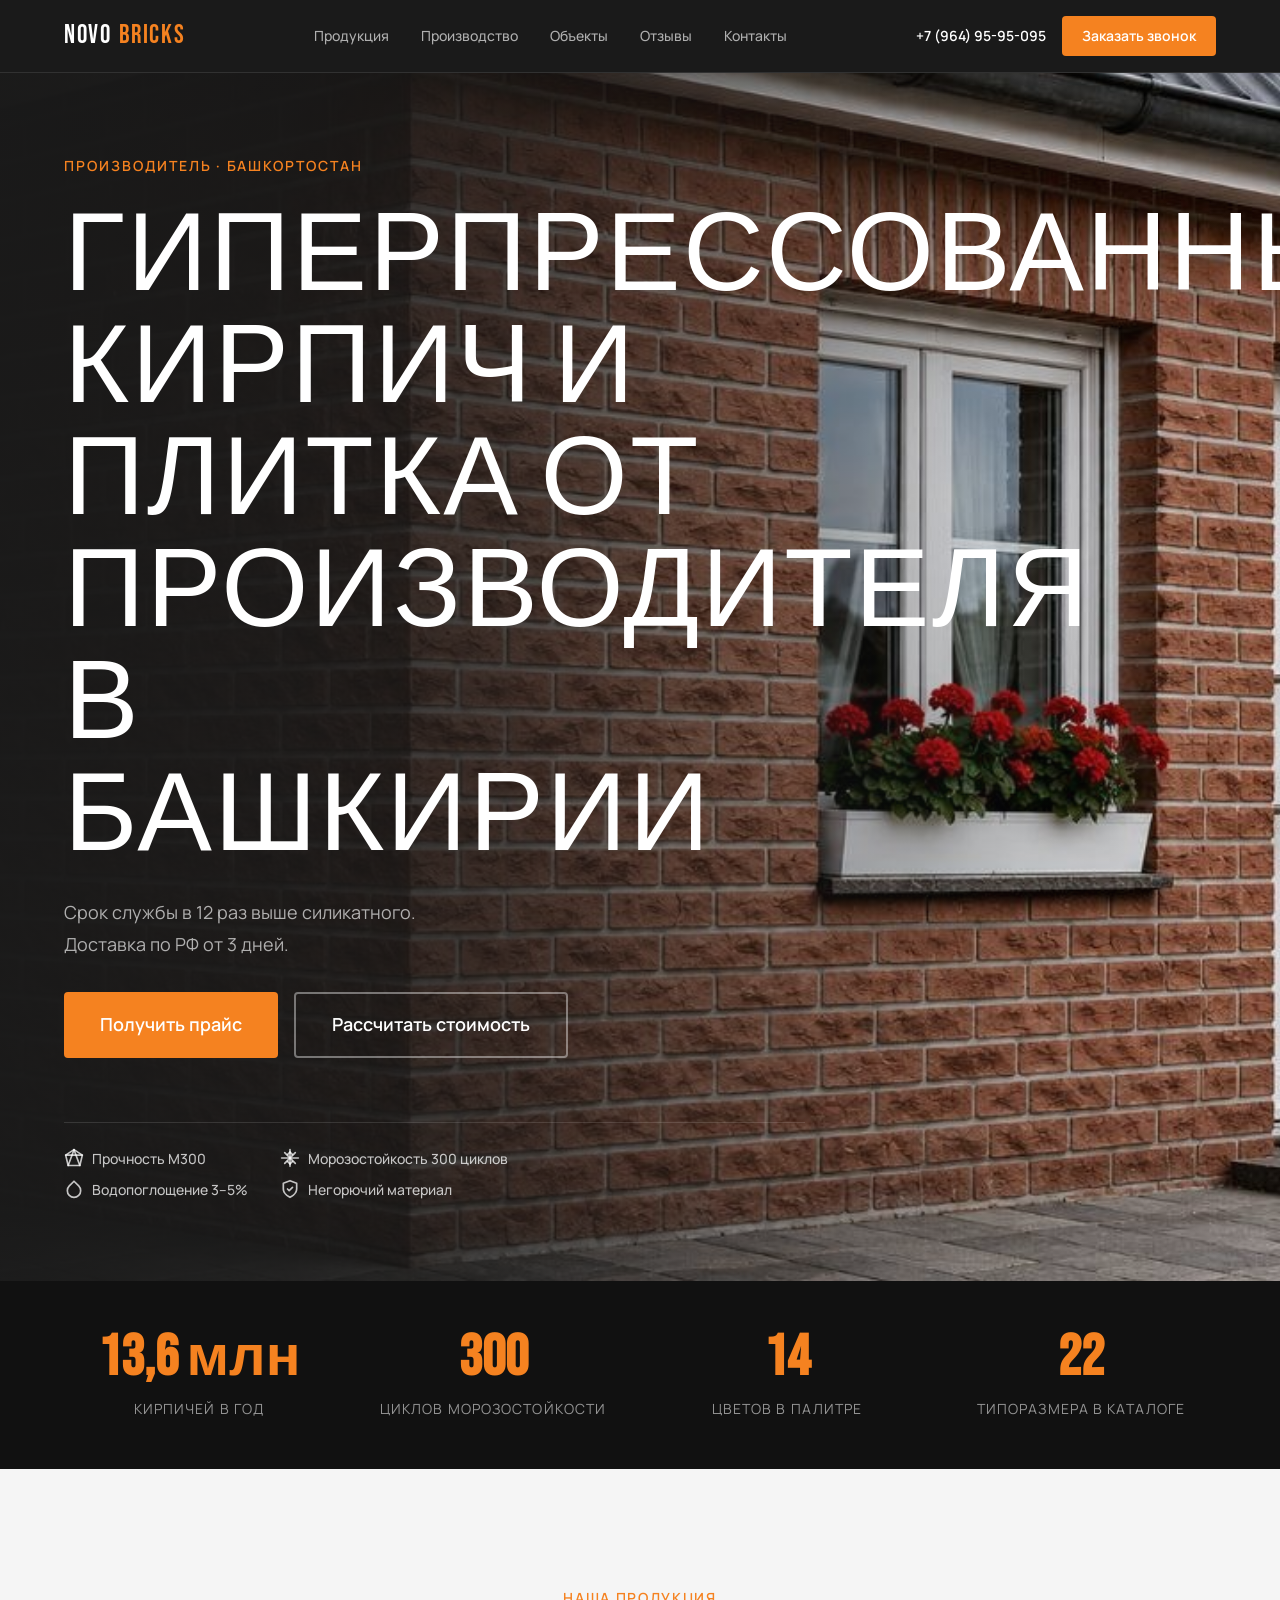
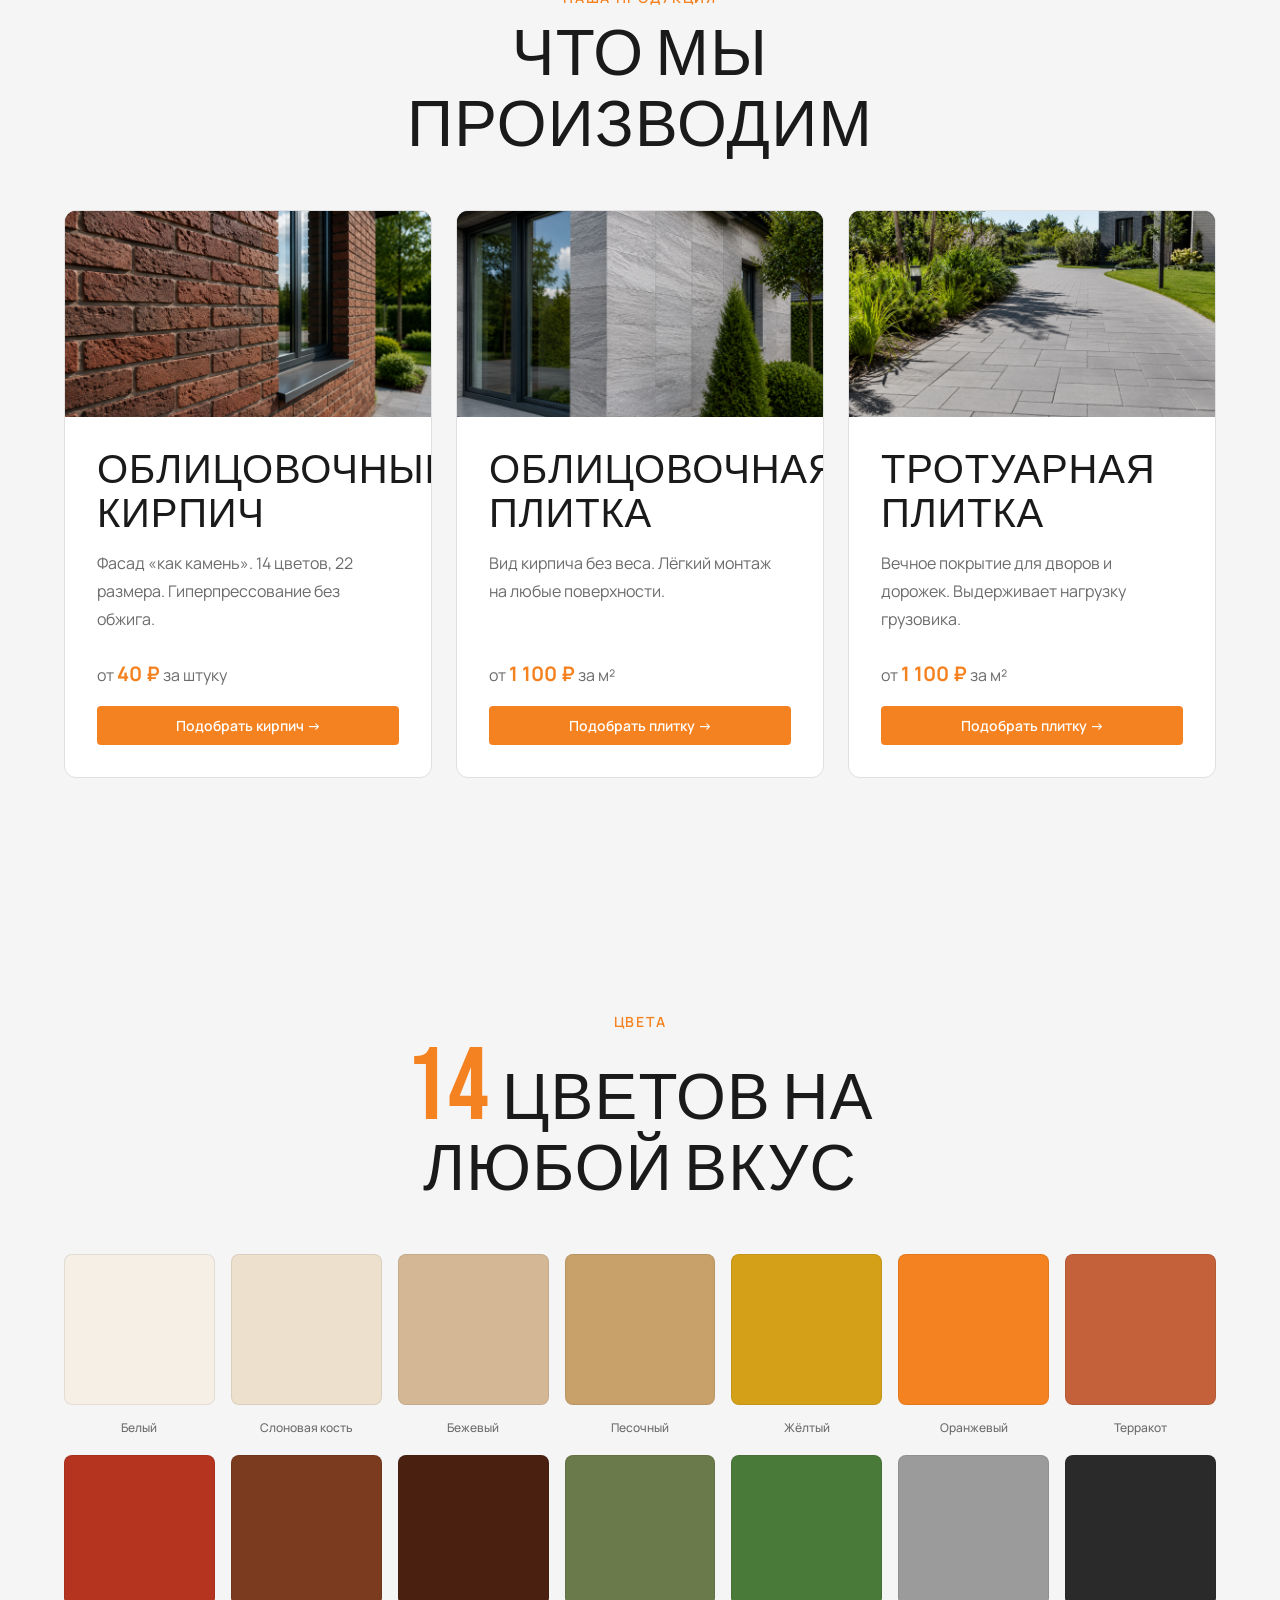
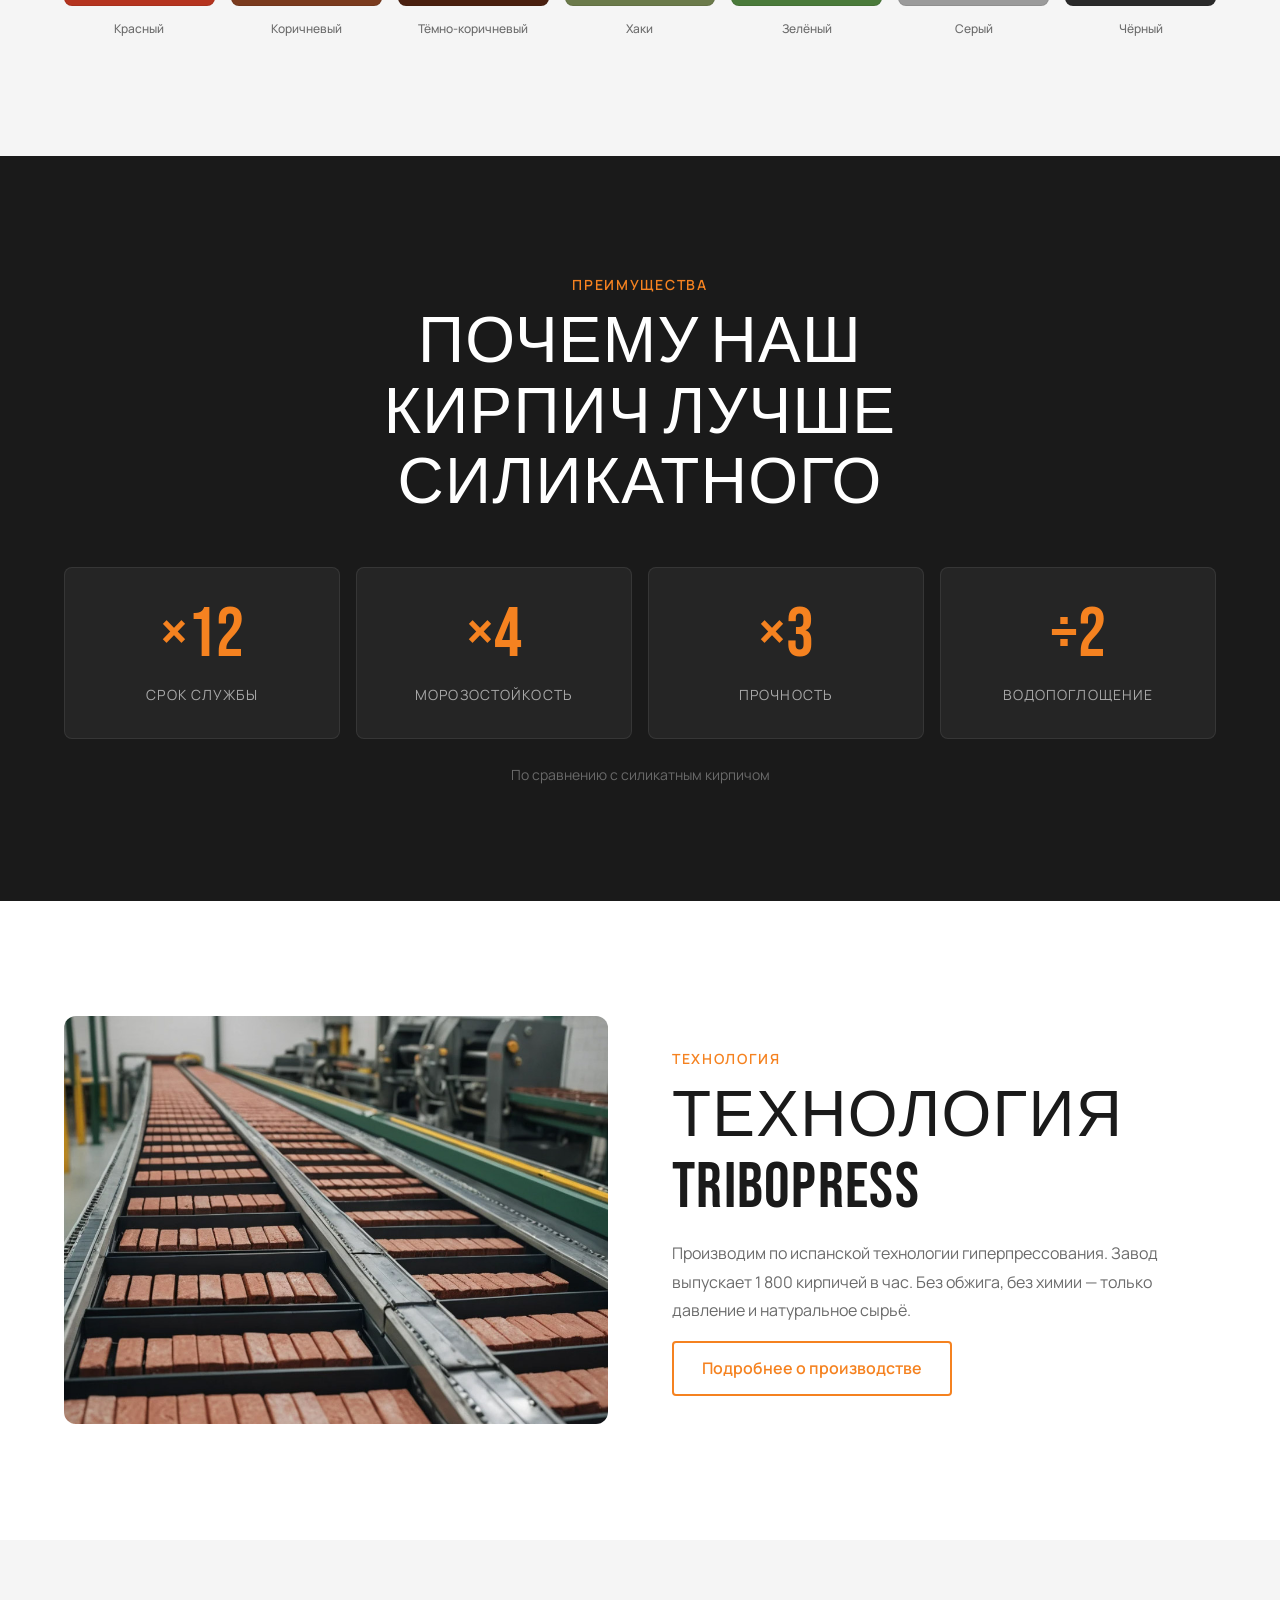
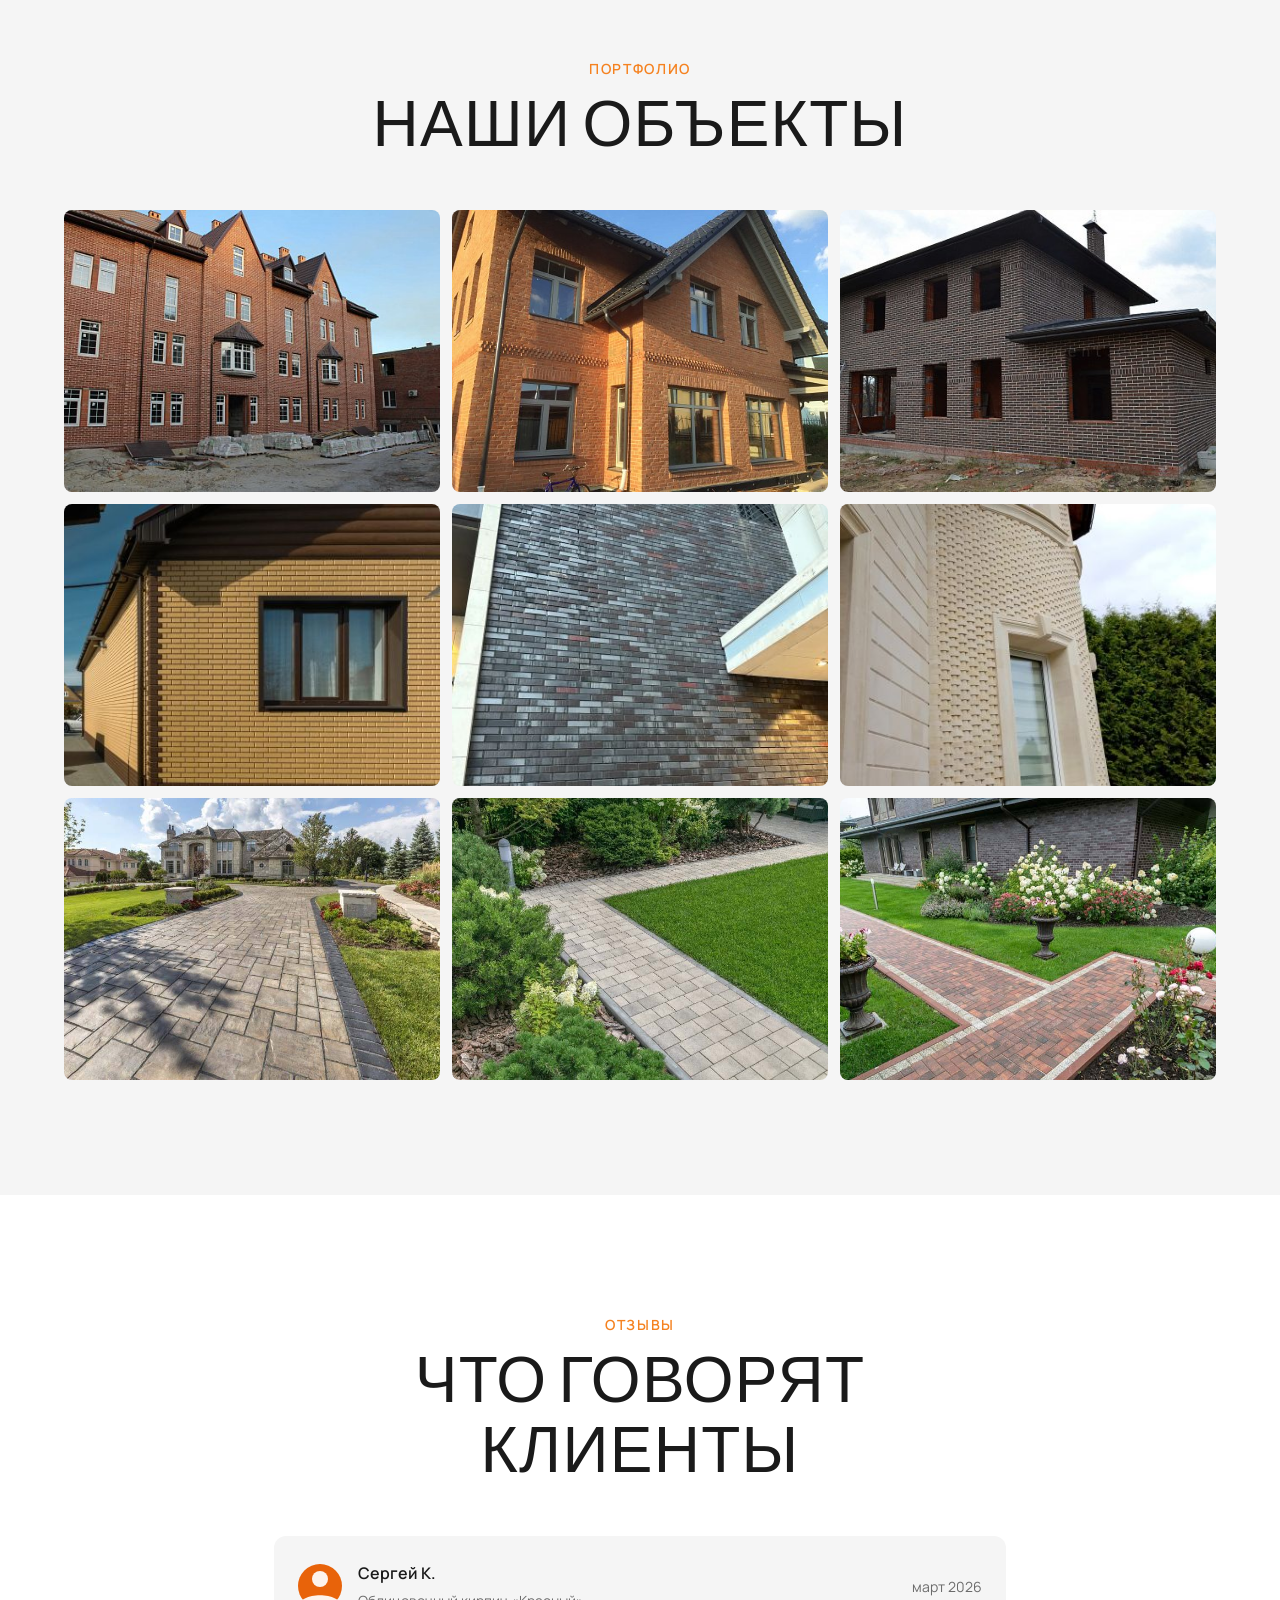
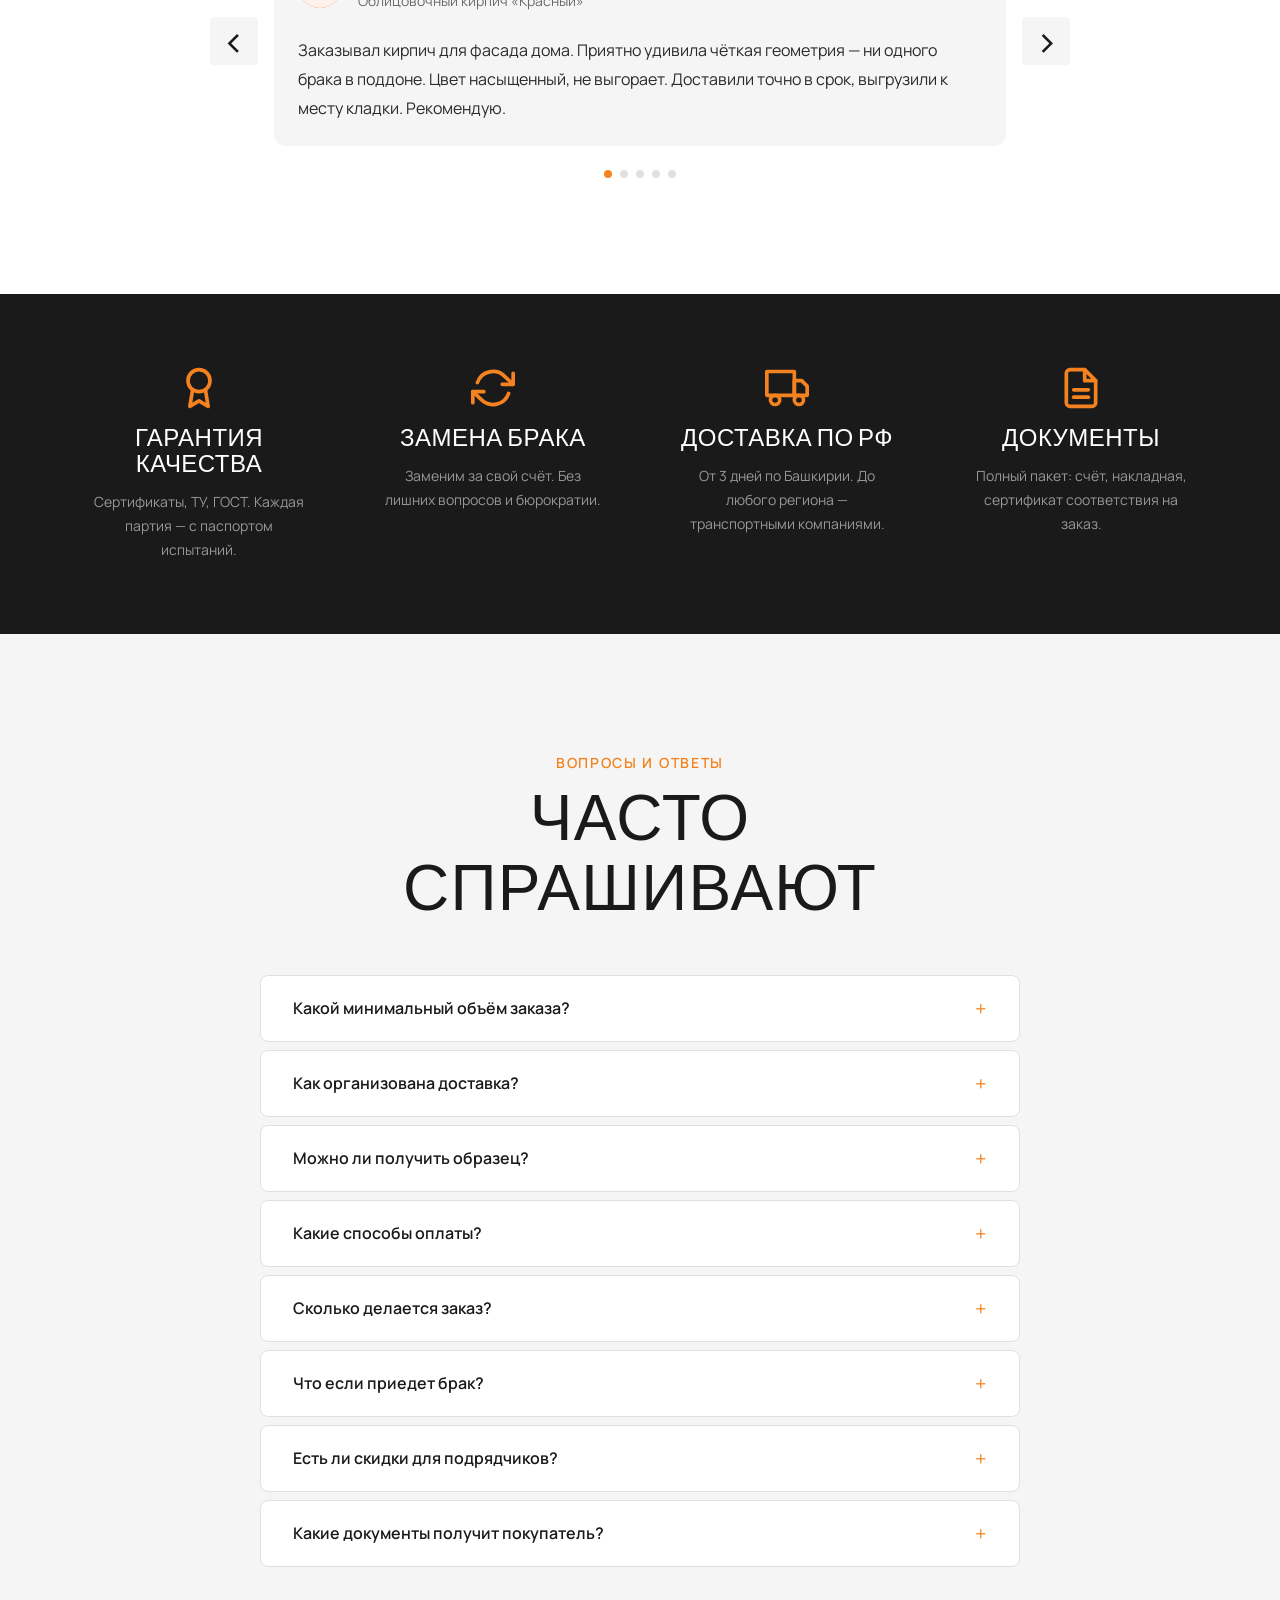
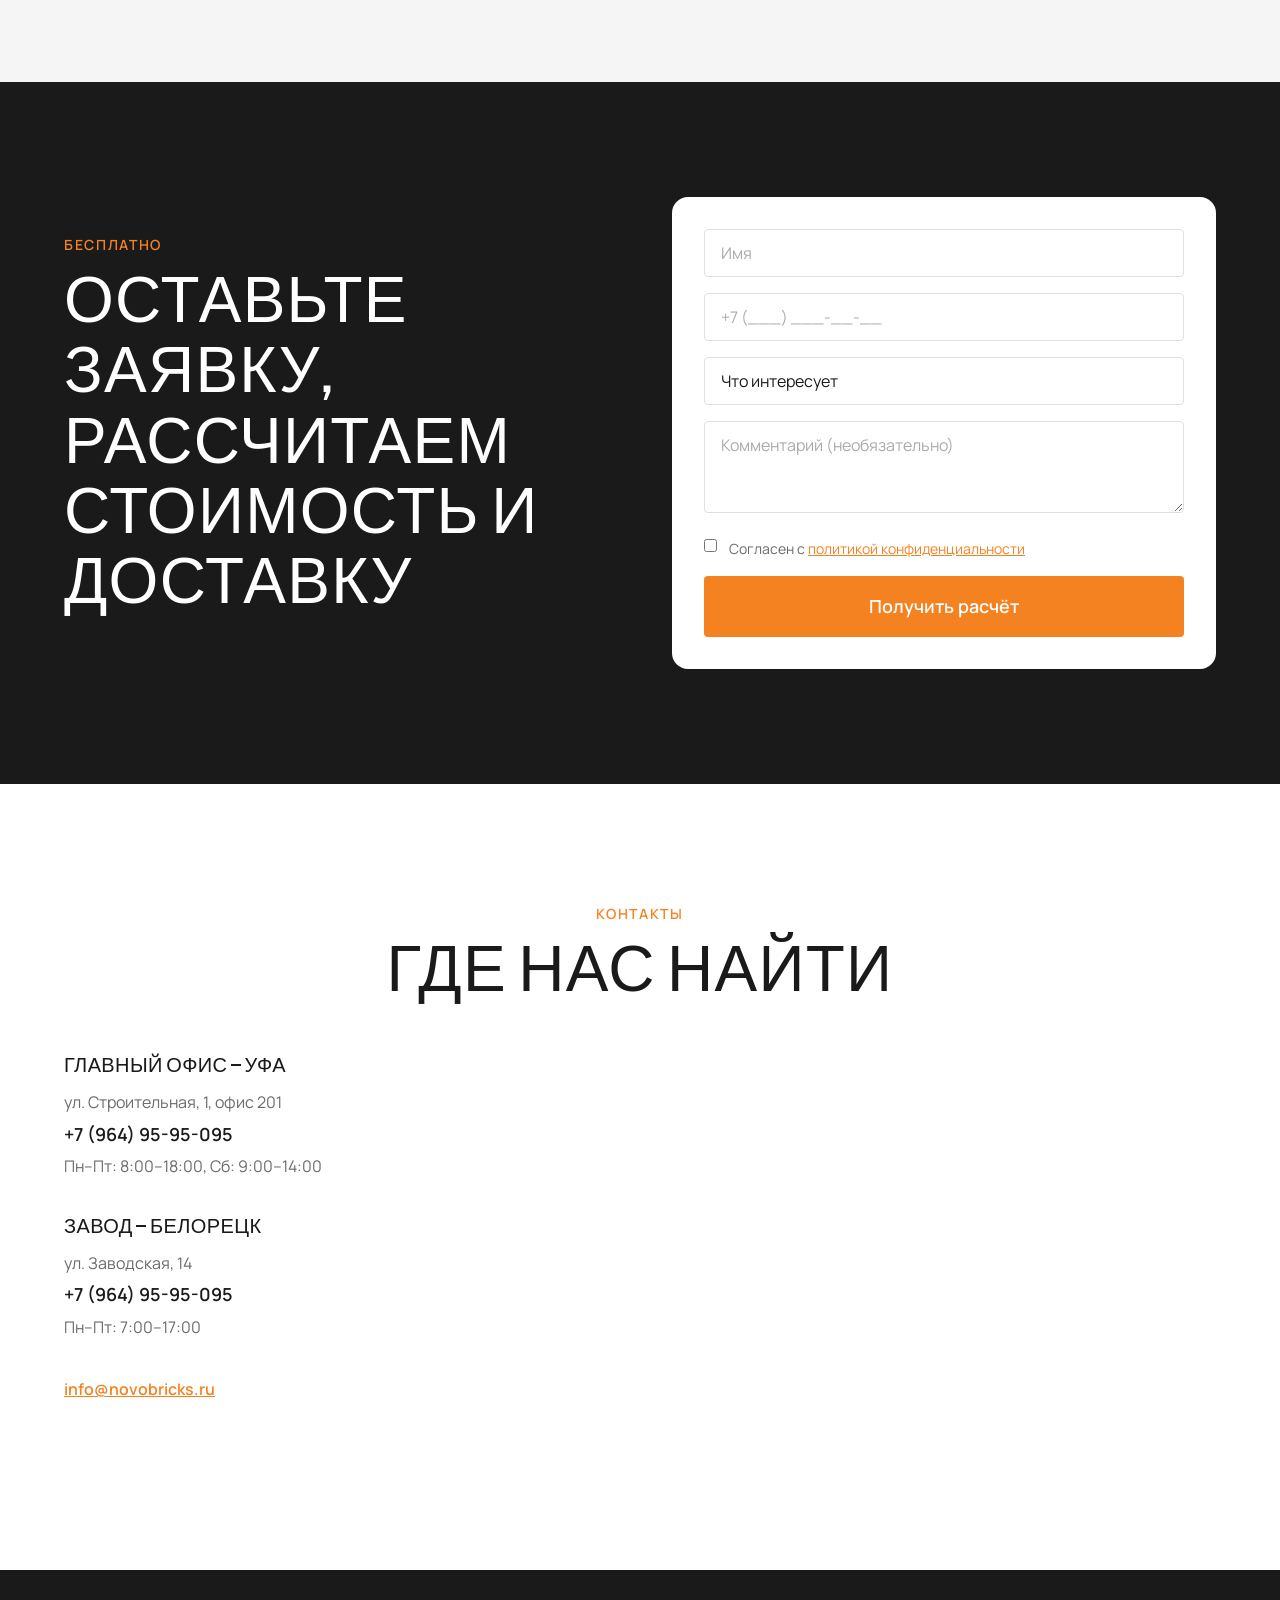
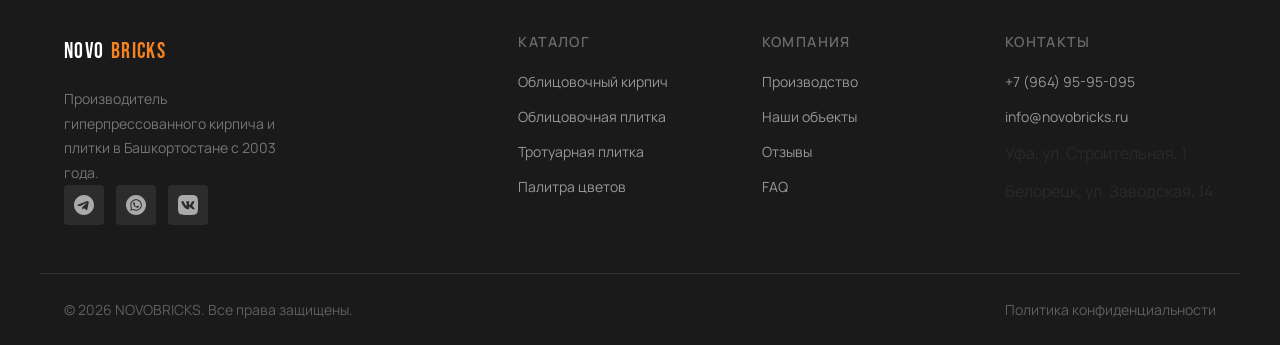
<file: novobricks/index.html>
<!DOCTYPE html>
<html lang="ru">
<head>
  <meta charset="UTF-8" />
  <meta name="viewport" content="width=device-width, initial-scale=1.0" />
  <title>NovoBricks — Гиперпрессованный кирпич и плитка из Башкирии</title>
  <meta name="description" content="Производство гиперпрессованного кирпича и плитки в Башкирии. Срок службы в 12 раз выше силикатного. Доставка по РФ от 3 дней." />
  <link rel="preconnect" href="https://fonts.googleapis.com" />
  <link rel="preconnect" href="https://fonts.gstatic.com" crossorigin />
  <link href="https://fonts.googleapis.com/css2?family=Bebas+Neue&family=Manrope:wght@400;500;600;700&display=swap" rel="stylesheet" />
  <link rel="stylesheet" href="css/style.css" />
</head>
<body>

<!-- ═══════════════════════════════════════
     MODAL: Заказать звонок
═══════════════════════════════════════ -->
<div class="modal" id="modal" role="dialog" aria-modal="true" aria-label="Заказать звонок">
  <div class="modal__overlay" id="modalOverlay"></div>
  <div class="modal__box">
    <button class="modal__close" id="modalClose" aria-label="Закрыть">✕</button>
    <h2 class="modal__title">Заказать звонок</h2>
    <p class="modal__sub">Перезвоним в течение 30 минут</p>
    <form class="modal__form" id="modalForm">
      <div class="form-group">
        <input type="text" class="form-input" name="name" placeholder="Ваше имя" required />
      </div>
      <div class="form-group">
        <input type="tel" class="form-input js-phone-mask" name="phone" placeholder="+7 (___) ___-__-__" required />
      </div>
      <div class="form-group">
        <textarea class="form-input form-textarea" name="comment" rows="3" placeholder="Комментарий (необязательно)"></textarea>
      </div>
      <button type="submit" class="btn btn--primary btn--full">Перезвоните мне</button>
    </form>
    <div class="modal__success hidden" id="modalSuccess">
      <div class="modal__success-icon">✅</div>
      <p>Заявка принята! Перезвоним в течение часа.</p>
    </div>
  </div>
</div>

<!-- ═══════════════════════════════════════
     LIGHTBOX
═══════════════════════════════════════ -->
<div class="lightbox hidden" id="lightbox">
  <div class="lightbox__overlay" id="lightboxOverlay"></div>
  <div class="lightbox__inner">
    <button class="lightbox__close" id="lightboxClose">✕</button>
    <button class="lightbox__arrow lightbox__arrow--prev" id="lightboxPrev">&#8249;</button>
    <div class="lightbox__stage">
      <div class="lightbox__img" id="lightboxImg"></div>
      <p class="lightbox__caption" id="lightboxCaption"></p>
    </div>
    <button class="lightbox__arrow lightbox__arrow--next" id="lightboxNext">&#8250;</button>
  </div>
</div>

<!-- ═══════════════════════════════════════
     БЛОК 1. ШАПКА
═══════════════════════════════════════ -->
<header class="header" id="header">
  <div class="container header__inner">
    <a href="index.html" class="logo">NOVO <span class="logo__accent">BRICKS</span></a>
    <nav class="nav" id="nav">
      <a href="#products"   class="nav__link">Продукция</a>
      <a href="#production" class="nav__link">Производство</a>
      <a href="#objects"    class="nav__link">Объекты</a>
      <a href="#reviews"    class="nav__link">Отзывы</a>
      <a href="#contacts"   class="nav__link">Контакты</a>
    </nav>
    <div class="header__right">
      <a href="tel:+79649595095" class="header__tel">+7 (964) 95-95-095</a>
      <button class="btn btn--primary btn--sm js-open-modal">Заказать звонок</button>
    </div>
    <button class="burger" id="burger" aria-label="Меню" aria-expanded="false">
      <span></span><span></span><span></span>
    </button>
  </div>
</header>

<main>

<!-- ═══════════════════════════════════════
     БЛОК 2. ПЕРВЫЙ ЭКРАН
═══════════════════════════════════════ -->
<section class="hero" id="home">
  <div class="hero__photo"></div>
  <div class="hero__bg"></div>
  <div class="container">
    <div class="hero__content">
      <p class="hero__label">Производитель · Башкортостан</p>
      <h1 class="hero__title">Гиперпрессованный кирпич и плитка от производителя в Башкирии</h1>
      <p class="hero__desc">Срок службы в 12 раз выше силикатного.<br>Доставка по РФ от 3 дней.</p>
      <div class="hero__actions">
        <button class="btn btn--primary btn--lg js-open-modal">Получить прайс</button>
        <a href="#lead" class="btn btn--ghost btn--lg">Рассчитать стоимость</a>
      </div>
      <div class="hero__facts">
        <div class="hero__fact">
          <span class="hero__fact-icon"><svg class="icon-anim icon-strength" viewBox="0 0 24 24" fill="none" stroke="currentColor" stroke-width="2" stroke-linecap="round" stroke-linejoin="round"><polygon points="12 2 22 8.5 19 21 5 21 2 8.5"/><line x1="2" y1="8.5" x2="22" y2="8.5"/><line x1="12" y1="2" x2="5" y2="21"/><line x1="12" y1="2" x2="19" y2="21"/></svg></span>
          <span>Прочность М300</span>
        </div>
        <div class="hero__fact">
          <span class="hero__fact-icon"><svg class="icon-anim icon-snow" viewBox="0 0 24 24" fill="none" stroke="currentColor" stroke-width="2" stroke-linecap="round"><line x1="12" y1="2" x2="12" y2="22"/><line x1="2" y1="12" x2="22" y2="12"/><line x1="5.64" y1="5.64" x2="18.36" y2="18.36"/><line x1="18.36" y1="5.64" x2="5.64" y2="18.36"/><polyline points="12 5 9 8"/><polyline points="12 5 15 8"/><polyline points="12 19 9 16"/><polyline points="12 19 15 16"/></svg></span>
          <span>Морозостойкость 300 циклов</span>
        </div>
        <div class="hero__fact">
          <span class="hero__fact-icon"><svg class="icon-anim icon-drop" viewBox="0 0 24 24" fill="none" stroke="currentColor" stroke-width="2" stroke-linecap="round" stroke-linejoin="round"><path d="M12 2.69l5.66 5.66a8 8 0 1 1-11.31 0z"/></svg></span>
          <span>Водопоглощение 3–5%</span>
        </div>
        <div class="hero__fact">
          <span class="hero__fact-icon"><svg class="icon-anim icon-shield" viewBox="0 0 24 24" fill="none" stroke="currentColor" stroke-width="2" stroke-linecap="round" stroke-linejoin="round"><path d="M12 22s8-4 8-10V5l-8-3-8 3v7c0 6 8 10 8 10z"/><polyline points="9 12 11 14 15 10"/></svg></span>
          <span>Негорючий материал</span>
        </div>
      </div>
    </div>
  </div>
</section>

<!-- ═══════════════════════════════════════
     БЛОК 3. ЦИФРЫ КОМПАНИИ
═══════════════════════════════════════ -->
<section class="stats-dark">
  <div class="container stats-dark__grid">
    <div class="stat-item">
      <strong>13,6 млн</strong>
      <span>кирпичей в год</span>
    </div>
    <div class="stat-item">
      <strong>300</strong>
      <span>циклов морозостойкости</span>
    </div>
    <div class="stat-item">
      <strong>14</strong>
      <span>цветов в палитре</span>
    </div>
    <div class="stat-item">
      <strong>22</strong>
      <span>типоразмера в каталоге</span>
    </div>
  </div>
</section>

<!-- ═══════════════════════════════════════
     БЛОК 4. НАША ПРОДУКЦИЯ
═══════════════════════════════════════ -->
<section class="products section" id="products">
  <div class="container">
    <div class="section__head">
      <p class="section__label">Наша продукция</p>
      <h2 class="section__title">Что мы производим</h2>
    </div>
    <div class="products__grid products__grid--3">

      <div class="product-card">
        <div class="product-card__image product-card__image--brick"></div>
        <div class="product-card__body">
          <h3 class="product-card__title">Облицовочный кирпич</h3>
          <p class="product-card__desc">Фасад «как камень». 14 цветов, 22 размера. Гиперпрессование без обжига.</p>
          <p class="product-card__price">от <strong>40 ₽</strong> за штуку</p>
          <a href="brick-quiz.html" class="btn btn--primary btn--sm">Подобрать кирпич →</a>
        </div>
      </div>

      <div class="product-card">
        <div class="product-card__image product-card__image--tile"></div>
        <div class="product-card__body">
          <h3 class="product-card__title">Облицовочная плитка</h3>
          <p class="product-card__desc">Вид кирпича без веса. Лёгкий монтаж на любые поверхности.</p>
          <p class="product-card__price">от <strong>1 100 ₽</strong> за м²</p>
          <a href="tile-quiz.html" class="btn btn--primary btn--sm">Подобрать плитку →</a>
        </div>
      </div>

      <div class="product-card">
        <div class="product-card__image product-card__image--paving"></div>
        <div class="product-card__body">
          <h3 class="product-card__title">Тротуарная плитка</h3>
          <p class="product-card__desc">Вечное покрытие для дворов и дорожек. Выдерживает нагрузку грузовика.</p>
          <p class="product-card__price">от <strong>1 100 ₽</strong> за м²</p>
          <a href="tile-quiz.html" class="btn btn--primary btn--sm">Подобрать плитку →</a>
        </div>
      </div>

    </div>
  </div>
</section>

<!-- ═══════════════════════════════════════
     БЛОК 5. ПАЛИТРА
═══════════════════════════════════════ -->
<section class="palette section">
  <div class="container">
    <div class="section__head">
      <p class="section__label">Цвета</p>
      <h2 class="section__title"><span class="palette__num">14</span> цветов на любой вкус</h2>
    </div>
    <div class="palette__grid">
      <div class="swatch"><div class="swatch__color" style="background:#F5EFE6"></div><span>Белый</span></div>
      <div class="swatch"><div class="swatch__color" style="background:#EDE0CC"></div><span>Слоновая кость</span></div>
      <div class="swatch"><div class="swatch__color" style="background:#D4B896"></div><span>Бежевый</span></div>
      <div class="swatch"><div class="swatch__color" style="background:#C8A06A"></div><span>Песочный</span></div>
      <div class="swatch"><div class="swatch__color" style="background:#D4A017"></div><span>Жёлтый</span></div>
      <div class="swatch"><div class="swatch__color" style="background:#F58220"></div><span>Оранжевый</span></div>
      <div class="swatch"><div class="swatch__color" style="background:#C4613A"></div><span>Терракот</span></div>
      <div class="swatch"><div class="swatch__color" style="background:#B5341F"></div><span>Красный</span></div>
      <div class="swatch"><div class="swatch__color" style="background:#7A3B1E"></div><span>Коричневый</span></div>
      <div class="swatch"><div class="swatch__color" style="background:#4A2010"></div><span>Тёмно-коричневый</span></div>
      <div class="swatch"><div class="swatch__color" style="background:#6B7A4A"></div><span>Хаки</span></div>
      <div class="swatch"><div class="swatch__color" style="background:#4A7A3A"></div><span>Зелёный</span></div>
      <div class="swatch"><div class="swatch__color" style="background:#9B9B9B"></div><span>Серый</span></div>
      <div class="swatch"><div class="swatch__color" style="background:#2A2A2A"></div><span>Чёрный</span></div>
    </div>
  </div>
</section>

<!-- ═══════════════════════════════════════
     БЛОК 6. СРАВНЕНИЕ С СИЛИКАТНЫМ
═══════════════════════════════════════ -->
<section class="comparison">
  <div class="container">
    <div class="section__head">
      <p class="section__label section__label--light">Преимущества</p>
      <h2 class="section__title section__title--light">Почему наш кирпич лучше силикатного</h2>
    </div>
    <div class="comparison__grid">
      <div class="comparison__card">
        <span class="comparison__mult">×12</span>
        <span class="comparison__label">срок службы</span>
      </div>
      <div class="comparison__card">
        <span class="comparison__mult">×4</span>
        <span class="comparison__label">морозостойкость</span>
      </div>
      <div class="comparison__card">
        <span class="comparison__mult">×3</span>
        <span class="comparison__label">прочность</span>
      </div>
      <div class="comparison__card">
        <span class="comparison__mult">÷2</span>
        <span class="comparison__label">водопоглощение</span>
      </div>
    </div>
    <p class="comparison__note">По сравнению с силикатным кирпичом</p>
  </div>
</section>

<!-- ═══════════════════════════════════════
     БЛОК 7. ПРОИЗВОДСТВО
═══════════════════════════════════════ -->
<section class="production section" id="production">
  <div class="container production__inner">
    <div class="production__image"></div>
    <div class="production__content">
      <p class="section__label">Технология</p>
      <h2 class="section__title">Технология TRIBOPRESS</h2>
      <p class="production__text">Производим по испанской технологии гиперпрессования. Завод выпускает 1 800 кирпичей в час. Без обжига, без химии — только давление и натуральное сырьё.</p>
      <div class="production__more hidden" id="productionMore">
        <p class="production__text">Гиперпрессование — метод, при котором смесь цемента, отсева и пигмента спрессовывается под давлением до 30 МПа. Результат: плотная, однородная структура без пор и трещин. Такой кирпич не впитывает влагу, не выцветает и сохраняет геометрию на протяжении всего срока эксплуатации.</p>
        <p class="production__text">Наш завод в Белорецке работает в две смены. Сырьё — местный известняк и гранитный отсев. Пигменты — немецкие, UV-стойкие, не выгорают на солнце.</p>
      </div>
      <button class="btn btn--outline" id="productionToggle">Подробнее о производстве</button>
    </div>
  </div>
</section>

<!-- ═══════════════════════════════════════
     БЛОК 8. НАШИ ОБЪЕКТЫ
═══════════════════════════════════════ -->
<section class="gallery section" id="objects">
  <div class="container">
    <div class="section__head">
      <p class="section__label">Портфолио</p>
      <h2 class="section__title">Наши объекты</h2>
    </div>
    <div class="gallery__grid">
      <div class="gallery__item" data-index="0" data-caption="Жилой дом, Уфа — Кирпич «Красный»"            style="background-image:url('images/Портфолио/кирпич1.jpg')"></div>
      <div class="gallery__item" data-index="1" data-caption="Коттедж, Белорецк — Кирпич «Коричневый»"      style="background-image:url('images/Портфолио/кирпич2.jpg')"></div>
      <div class="gallery__item" data-index="2" data-caption="ТЦ, Стерлитамак — Кирпич «Серый»"            style="background-image:url('images/Портфолио/кирпич3.jpg')"></div>
      <div class="gallery__item" data-index="3" data-caption="Частный дом, Нефтекамск — Облицовочная плитка" style="background-image:url('images/Портфолио/оплитка1.jpg')"></div>
      <div class="gallery__item" data-index="4" data-caption="Забор и ворота, Уфа — Облицовочная плитка"   style="background-image:url('images/Портфолио/оплитка2.jpg')"></div>
      <div class="gallery__item" data-index="5" data-caption="Баня и беседка, Белебей — Облицовочная плитка" style="background-image:url('images/Портфолио/оплитка3.jpg')"></div>
      <div class="gallery__item" data-index="6" data-caption="Детский сад, Салават — Тротуарная плитка"    style="background-image:url('images/Портфолио/плитка1.jpg')"></div>
      <div class="gallery__item" data-index="7" data-caption="Дорожки и патио, Уфа — Тротуарная плитка"   style="background-image:url('images/Портфолио/плитка2.jpg')"></div>
      <div class="gallery__item" data-index="8" data-caption="Бизнес-центр, Уфа — Тротуарная плитка"      style="background-image:url('images/Портфолио/плитка3.jpg')"></div>
    </div>
  </div>
</section>

<!-- ═══════════════════════════════════════
     БЛОК 9. ОТЗЫВЫ
═══════════════════════════════════════ -->
<section class="reviews section" id="reviews">
  <div class="container">
    <div class="section__head">
      <p class="section__label">Отзывы</p>
      <h2 class="section__title">Что говорят клиенты</h2>
    </div>
    <div class="reviews__wrap">
      <button class="reviews__arrow reviews__arrow--prev" id="reviewPrev" aria-label="Предыдущий">&#8249;</button>
      <div class="reviews__viewport">
        <div class="reviews__track" id="reviewsTrack">

          <div class="review-card">
            <div class="review-card__top">
              <div class="review-card__avatar" style="background:#E8630A">
                <svg viewBox="0 0 44 44" fill="none" xmlns="http://www.w3.org/2000/svg" width="44" height="44"><circle cx="22" cy="15" r="8" fill="rgba(255,255,255,0.92)"/><path d="M0 44 C0 27 44 27 44 44 Z" fill="rgba(255,255,255,0.92)"/></svg>
              </div>
              <div>
                <strong class="review-card__name">Сергей К.</strong>
                <span class="review-card__product">Облицовочный кирпич «Красный»</span>
              </div>
              <span class="review-card__date">март 2026</span>
            </div>
            <p class="review-card__text">Заказывал кирпич для фасада дома. Приятно удивила чёткая геометрия — ни одного брака в поддоне. Цвет насыщенный, не выгорает. Доставили точно в срок, выгрузили к месту кладки. Рекомендую.</p>
          </div>

          <div class="review-card">
            <div class="review-card__top">
              <div class="review-card__avatar" style="background:#7C3AED">
                <svg viewBox="0 0 44 44" fill="none" xmlns="http://www.w3.org/2000/svg" width="44" height="44"><circle cx="22" cy="15" r="8" fill="rgba(255,255,255,0.92)"/><path d="M0 44 C0 27 44 27 44 44 Z" fill="rgba(255,255,255,0.92)"/></svg>
              </div>
              <div>
                <strong class="review-card__name">Анна М.</strong>
                <span class="review-card__product">Облицовочная плитка</span>
              </div>
              <span class="review-card__date">февраль 2026</span>
            </div>
            <p class="review-card__text">Делала ремонт на кухне, хотела вид кирпичной кладки. Менеджер помог подобрать цвет по фото интерьера. Плитка лёгкая, клеится отлично. Результатом очень довольна — все гости думают, что это настоящий кирпич.</p>
          </div>

          <div class="review-card">
            <div class="review-card__top">
              <div class="review-card__avatar" style="background:#047857">
                <svg viewBox="0 0 44 44" fill="none" xmlns="http://www.w3.org/2000/svg" width="44" height="44"><circle cx="22" cy="15" r="8" fill="rgba(255,255,255,0.92)"/><path d="M0 44 C0 27 44 27 44 44 Z" fill="rgba(255,255,255,0.92)"/></svg>
              </div>
              <div>
                <strong class="review-card__name">Дмитрий П.</strong>
                <span class="review-card__product">Тротуарная плитка</span>
              </div>
              <span class="review-card__date">январь 2026</span>
            </div>
            <p class="review-card__text">Уложили тротуарную плитку вокруг загородного дома. Пережила зиму отлично — ни одной трещины после 30-градусных морозов. Качество на уровне, цена разумная. Уже рекомендовал соседям.</p>
          </div>

          <div class="review-card">
            <div class="review-card__top">
              <div class="review-card__avatar" style="background:#BE123C">
                <svg viewBox="0 0 44 44" fill="none" xmlns="http://www.w3.org/2000/svg" width="44" height="44"><circle cx="22" cy="15" r="8" fill="rgba(255,255,255,0.92)"/><path d="M0 44 C0 27 44 27 44 44 Z" fill="rgba(255,255,255,0.92)"/></svg>
              </div>
              <div>
                <strong class="review-card__name">Ирина С.</strong>
                <span class="review-card__product">Кирпич «Серый» для забора</span>
              </div>
              <span class="review-card__date">декабрь 2025</span>
            </div>
            <p class="review-card__text">Строили забор вокруг участка. Взяли серый кирпич — смотрится очень современно. Геометрия идеальная, шов получается ровным. Мастер сказал, что с таким кирпичом работать одно удовольствие.</p>
          </div>

          <div class="review-card">
            <div class="review-card__top">
              <div class="review-card__avatar" style="background:#1D4ED8">
                <svg viewBox="0 0 44 44" fill="none" xmlns="http://www.w3.org/2000/svg" width="44" height="44"><circle cx="22" cy="15" r="8" fill="rgba(255,255,255,0.92)"/><path d="M0 44 C0 27 44 27 44 44 Z" fill="rgba(255,255,255,0.92)"/></svg>
              </div>
              <div>
                <strong class="review-card__name">Вадим Н.</strong>
                <span class="review-card__product">Кирпич «Бежевый» для коттеджа</span>
              </div>
              <span class="review-card__date">ноябрь 2025</span>
            </div>
            <p class="review-card__text">Строю коттедж два года, выбирал кирпич долго. Остановился на NovoBricks после того, как взял образцы. Разница с обычным силикатным ощутима сразу. Заказал 40 000 штук, доставили в три рейса, всё чётко.</p>
          </div>

        </div>
      </div>
      <button class="reviews__arrow reviews__arrow--next" id="reviewNext" aria-label="Следующий">&#8250;</button>
    </div>
    <div class="reviews__dots" id="reviewDots"></div>
  </div>
</section>

<!-- ═══════════════════════════════════════
     БЛОК 10. ГАРАНТИИ
═══════════════════════════════════════ -->
<section class="guarantees">
  <div class="container guarantees__grid">
    <div class="guarantee-item">
      <span class="guarantee-item__icon"><svg class="icon-anim icon-award" viewBox="0 0 24 24" fill="none" stroke="currentColor" stroke-width="2" stroke-linecap="round" stroke-linejoin="round"><circle cx="12" cy="8" r="6"/><path d="M15.477 12.89L17 22l-5-3-5 3 1.523-9.11"/></svg></span>
      <h3>Гарантия качества</h3>
      <p>Сертификаты, ТУ, ГОСТ. Каждая партия — с паспортом испытаний.</p>
    </div>
    <div class="guarantee-item">
      <span class="guarantee-item__icon"><svg class="icon-anim icon-refresh" viewBox="0 0 24 24" fill="none" stroke="currentColor" stroke-width="2" stroke-linecap="round" stroke-linejoin="round"><polyline points="23 4 23 10 17 10"/><polyline points="1 20 1 14 7 14"/><path d="M3.51 9a9 9 0 0 1 14.85-3.36L23 10M1 14l4.64 4.36A9 9 0 0 0 20.49 15"/></svg></span>
      <h3>Замена брака</h3>
      <p>Заменим за свой счёт. Без лишних вопросов и бюрократии.</p>
    </div>
    <div class="guarantee-item">
      <span class="guarantee-item__icon"><svg class="icon-anim icon-truck" viewBox="0 0 24 24" fill="none" stroke="currentColor" stroke-width="2" stroke-linecap="round" stroke-linejoin="round"><rect x="1" y="3" width="15" height="13"/><polygon points="16 8 20 8 23 11 23 16 16 16 16 8"/><circle cx="5.5" cy="18.5" r="2.5"/><circle cx="18.5" cy="18.5" r="2.5"/></svg></span>
      <h3>Доставка по РФ</h3>
      <p>От 3 дней по Башкирии. До любого региона — транспортными компаниями.</p>
    </div>
    <div class="guarantee-item">
      <span class="guarantee-item__icon"><svg class="icon-anim icon-file" viewBox="0 0 24 24" fill="none" stroke="currentColor" stroke-width="2" stroke-linecap="round" stroke-linejoin="round"><path d="M14 2H6a2 2 0 0 0-2 2v16a2 2 0 0 0 2 2h12a2 2 0 0 0 2-2V8z"/><polyline points="14 2 14 8 20 8"/><line x1="16" y1="13" x2="8" y2="13"/><line x1="16" y1="17" x2="8" y2="17"/></svg></span>
      <h3>Документы</h3>
      <p>Полный пакет: счёт, накладная, сертификат соответствия на заказ.</p>
    </div>
  </div>
</section>

<!-- ═══════════════════════════════════════
     БЛОК 11. FAQ
═══════════════════════════════════════ -->
<section class="faq section">
  <div class="container">
    <div class="section__head">
      <p class="section__label">Вопросы и ответы</p>
      <h2 class="section__title">Часто спрашивают</h2>
    </div>
    <div class="faq__list">

      <div class="faq-item">
        <button class="faq-question">Какой минимальный объём заказа?<span class="faq-icon">+</span></button>
        <div class="faq-answer"><p>Минимальный заказ — от 100 штук кирпича или от 5 м² плитки. Для тротуарной плитки — от 10 м². При объёме от 500 штук действуют оптовые условия.</p></div>
      </div>
      <div class="faq-item">
        <button class="faq-question">Как организована доставка?<span class="faq-icon">+</span></button>
        <div class="faq-answer"><p>По Башкирии доставляем собственным транспортом от 3 дней. В другие регионы России — транспортными компаниями (СДЭК, Деловые Линии, ПЭК). Стоимость доставки рассчитывается индивидуально при оформлении заказа.</p></div>
      </div>
      <div class="faq-item">
        <button class="faq-question">Можно ли получить образец?<span class="faq-icon">+</span></button>
        <div class="faq-answer"><p>Да, высылаем бесплатные образцы по Башкирии. Для других регионов — образцы отправляем за счёт покупателя. Оставьте заявку, и менеджер уточнит детали.</p></div>
      </div>
      <div class="faq-item">
        <button class="faq-question">Какие способы оплаты?<span class="faq-icon">+</span></button>
        <div class="faq-answer"><p>Принимаем наличные, безналичный расчёт (для юридических лиц — счёт с НДС), а также оплату картой. Для крупных заказов возможна рассрочка — уточняйте у менеджера.</p></div>
      </div>
      <div class="faq-item">
        <button class="faq-question">Сколько делается заказ?<span class="faq-icon">+</span></button>
        <div class="faq-answer"><p>Стандартный заказ — 5–7 рабочих дней. Срочное производство — от 3 дней (обсуждается отдельно). Если продукция есть на складе — отгрузка в день оплаты.</p></div>
      </div>
      <div class="faq-item">
        <button class="faq-question">Что если приедет брак?<span class="faq-icon">+</span></button>
        <div class="faq-answer"><p>Заменяем брак за свой счёт без лишних вопросов. Каждая партия сопровождается паспортом качества. При обнаружении дефектов — сфотографируйте и свяжитесь с менеджером, решим в течение 24 часов.</p></div>
      </div>
      <div class="faq-item">
        <button class="faq-question">Есть ли скидки для подрядчиков?<span class="faq-icon">+</span></button>
        <div class="faq-answer"><p>Да, для строительных компаний и подрядчиков действуют специальные условия при заказе от 500 штук кирпича или от 50 м² плитки. Также предусмотрена накопительная скидка для постоянных клиентов.</p></div>
      </div>
      <div class="faq-item">
        <button class="faq-question">Какие документы получит покупатель?<span class="faq-icon">+</span></button>
        <div class="faq-answer"><p>Полный пакет: счёт-фактура, товарная накладная (ТОРГ-12), сертификат соответствия и паспорт качества на партию. Для юридических лиц оформляем УПД с НДС.</p></div>
      </div>

    </div>
  </div>
</section>

<!-- ═══════════════════════════════════════
     БЛОК 12. ФОРМА ЗАЯВКИ
═══════════════════════════════════════ -->
<section class="lead-section" id="lead">
  <div class="container lead-section__inner">
    <div class="lead-section__head">
      <p class="section__label section__label--light">Бесплатно</p>
      <h2 class="section__title section__title--light">Оставьте заявку, рассчитаем стоимость и доставку</h2>
    </div>
    <div class="lead-section__form-wrap">
      <form class="lead-form" id="leadForm">
        <div class="form-group">
          <input type="text" class="form-input" name="name" placeholder="Имя" required />
        </div>
        <div class="form-group">
          <input type="tel" class="form-input js-phone-mask" name="phone" placeholder="+7 (___) ___-__-__" required />
        </div>
        <div class="form-group">
          <select class="form-input form-select" name="interest">
            <option value="" disabled selected>Что интересует</option>
            <option value="brick">Кирпич облицовочный</option>
            <option value="tile">Облицовочная плитка</option>
            <option value="paving">Тротуарная плитка</option>
            <option value="unknown">Не знаю, помогите выбрать</option>
          </select>
        </div>
        <div class="form-group">
          <textarea class="form-input form-textarea" name="comment" rows="3" placeholder="Комментарий (необязательно)"></textarea>
        </div>
        <div class="form-group form-group--check">
          <label class="form-check">
            <input type="checkbox" name="agree" required />
            <span>Согласен с <a href="#">политикой конфиденциальности</a></span>
          </label>
        </div>
        <button type="submit" class="btn btn--primary btn--full btn--lg">Получить расчёт</button>
      </form>
      <div class="lead-success hidden" id="leadSuccess">
        <div class="lead-success__icon">✅</div>
        <h3>Заявка принята!</h3>
        <p>Перезвоним в течение часа и рассчитаем стоимость под ваш объект.</p>
      </div>
    </div>
  </div>
</section>

<!-- ═══════════════════════════════════════
     БЛОК 13. КОНТАКТЫ
═══════════════════════════════════════ -->
<section class="contacts-map section" id="contacts">
  <div class="container">
    <div class="section__head">
      <p class="section__label">Контакты</p>
      <h2 class="section__title">Где нас найти</h2>
    </div>
    <div class="contacts-map__inner">
      <div class="contacts-map__info">
        <div class="contacts-office">
          <h3 class="contacts-office__title">Главный офис — Уфа</h3>
          <p>ул. Строительная, 1, офис 201</p>
          <a href="tel:+79649595095">+7 (964) 95-95-095</a>
          <span>Пн–Пт: 8:00–18:00, Сб: 9:00–14:00</span>
        </div>
        <div class="contacts-office">
          <h3 class="contacts-office__title">Завод — Белорецк</h3>
          <p>ул. Заводская, 14</p>
          <a href="tel:+79649595095">+7 (964) 95-95-095</a>
          <span>Пн–Пт: 7:00–17:00</span>
        </div>
        <a href="mailto:info@novobricks.ru" class="contacts-email">info@novobricks.ru</a>
      </div>
      <div class="contacts-map__map">
        <iframe
          src="https://yandex.ru/map-widget/v1/?ll=55.9721%2C54.7388&z=13&l=map&pt=55.9721,54.7388,pm2rdm"
          width="100%"
          height="400"
          frameborder="0"
          allowfullscreen
          title="Карта NovoBricks"
        ></iframe>
      </div>
    </div>
  </div>
</section>

</main>

<!-- ═══════════════════════════════════════
     БЛОК 14. ПОДВАЛ
═══════════════════════════════════════ -->
<footer class="footer">
  <div class="container footer__inner">
    <div class="footer__brand">
      <a href="index.html" class="logo logo--footer">NOVO <span class="logo__accent">BRICKS</span></a>
      <p>Производитель гиперпрессованного кирпича и плитки в Башкортостане с 2003 года.</p>
      <div class="footer__socials">
        <a href="#" class="social-link" aria-label="Telegram">
          <svg width="20" height="20" viewBox="0 0 24 24" fill="currentColor"><path d="M12 0C5.373 0 0 5.373 0 12s5.373 12 12 12 12-5.373 12-12S18.627 0 12 0zm5.894 8.221-1.97 9.28c-.145.658-.537.818-1.084.508l-3-2.21-1.447 1.394c-.16.16-.295.295-.605.295l.213-3.053 5.56-5.023c.242-.213-.054-.333-.373-.12L7.17 13.607l-2.95-.924c-.64-.203-.654-.64.136-.954l11.57-4.461c.537-.194 1.006.131.968.953z"/></svg>
        </a>
        <a href="#" class="social-link" aria-label="WhatsApp">
          <svg width="20" height="20" viewBox="0 0 24 24" fill="currentColor"><path d="M12.031 6.172c-3.181 0-5.767 2.586-5.768 5.766-.001 1.298.38 2.27 1.019 3.287l-.582 2.128 2.182-.573c.978.58 1.911.928 3.145.929 3.178 0 5.767-2.587 5.768-5.766.001-3.187-2.575-5.77-5.764-5.771zm3.392 8.244c-.144.405-.837.774-1.17.824-.299.045-.677.063-1.092-.069-.252-.08-.575-.187-.988-.365-1.739-.751-2.874-2.502-2.961-2.617-.087-.116-.708-.94-.708-1.793s.448-1.273.607-1.446c.159-.173.346-.217.462-.217l.332.006c.106.005.249-.04.39.298.144.347.491 1.2.534 1.287.043.087.072.188.014.304-.058.116-.087.188-.173.289l-.26.304c-.087.086-.177.18-.076.354.101.174.449.741.964 1.201.662.591 1.221.774 1.394.86s.274.072.376-.043c.101-.116.433-.506.549-.68.116-.173.231-.145.39-.087s1.011.477 1.184.564c.173.087.289.13.332.202.043.072.043.419-.101.824z"/><path d="M12 0C5.373 0 0 5.373 0 12s5.373 12 12 12 12-5.373 12-12S18.627 0 12 0zm.029 18.88c-1.161 0-2.305-.292-3.318-.844l-3.677.964.984-3.595c-.607-1.052-.927-2.246-.926-3.468.001-3.825 3.113-6.937 6.937-6.937 1.856.001 3.598.723 4.907 2.034 1.31 1.311 2.031 3.054 2.03 4.908-.001 3.825-3.113 6.938-6.937 6.938z"/></svg>
        </a>
        <a href="#" class="social-link" aria-label="ВКонтакте">
          <svg width="20" height="20" viewBox="0 0 24 24" fill="currentColor"><path d="M15.684 0H8.316C1.592 0 0 1.592 0 8.316v7.368C0 22.408 1.592 24 8.316 24h7.368C22.408 24 24 22.408 24 15.684V8.316C24 1.592 22.408 0 15.684 0zm3.692 17.123h-1.744c-.66 0-.864-.525-2.05-1.727-1.033-1-1.49-1.135-1.744-1.135-.356 0-.458.102-.458.593v1.575c0 .424-.135.678-1.253.678-1.846 0-3.896-1.118-5.335-3.202C4.624 10.857 4.03 8.57 4.03 8.096c0-.254.102-.491.593-.491h1.744c.44 0 .61.203.78.677.864 2.49 2.303 4.675 2.896 4.675.22 0 .322-.102.322-.66V9.721c-.068-1.186-.695-1.287-.695-1.71 0-.203.17-.407.44-.407h2.744c.373 0 .508.203.508.643v3.473c0 .372.17.508.271.508.22 0 .407-.136.813-.542 1.253-1.405 2.151-3.574 2.151-3.574.119-.254.322-.491.763-.491h1.744c.525 0 .644.27.525.643-.22 1.017-2.354 4.031-2.354 4.031-.186.305-.254.44 0 .78.186.254.796.779 1.203 1.253.745.847 1.32 1.558 1.473 2.05.17.491-.085.745-.576.745z"/></svg>
        </a>
      </div>
    </div>
    <div class="footer__links">
      <h4>Каталог</h4>
      <a href="brick-quiz.html">Облицовочный кирпич</a>
      <a href="tile-quiz.html">Облицовочная плитка</a>
      <a href="tile-quiz.html">Тротуарная плитка</a>
      <a href="#palette">Палитра цветов</a>
    </div>
    <div class="footer__links">
      <h4>Компания</h4>
      <a href="#production">Производство</a>
      <a href="#objects">Наши объекты</a>
      <a href="#reviews">Отзывы</a>
      <a href="#faq">FAQ</a>
    </div>
    <div class="footer__links">
      <h4>Контакты</h4>
      <a href="tel:+79649595095">+7 (964) 95-95-095</a>
      <a href="mailto:info@novobricks.ru">info@novobricks.ru</a>
      <span>Уфа, ул. Строительная, 1</span>
      <span>Белорецк, ул. Заводская, 14</span>
    </div>
  </div>
  <div class="footer__bottom">
    <div class="container footer__bottom-inner">
      <p>© 2026 NOVOBRICKS. Все права защищены.</p>
      <a href="#">Политика конфиденциальности</a>
    </div>
  </div>
</footer>

<script src="js/main.js"></script>
</body>
</html>
</file>
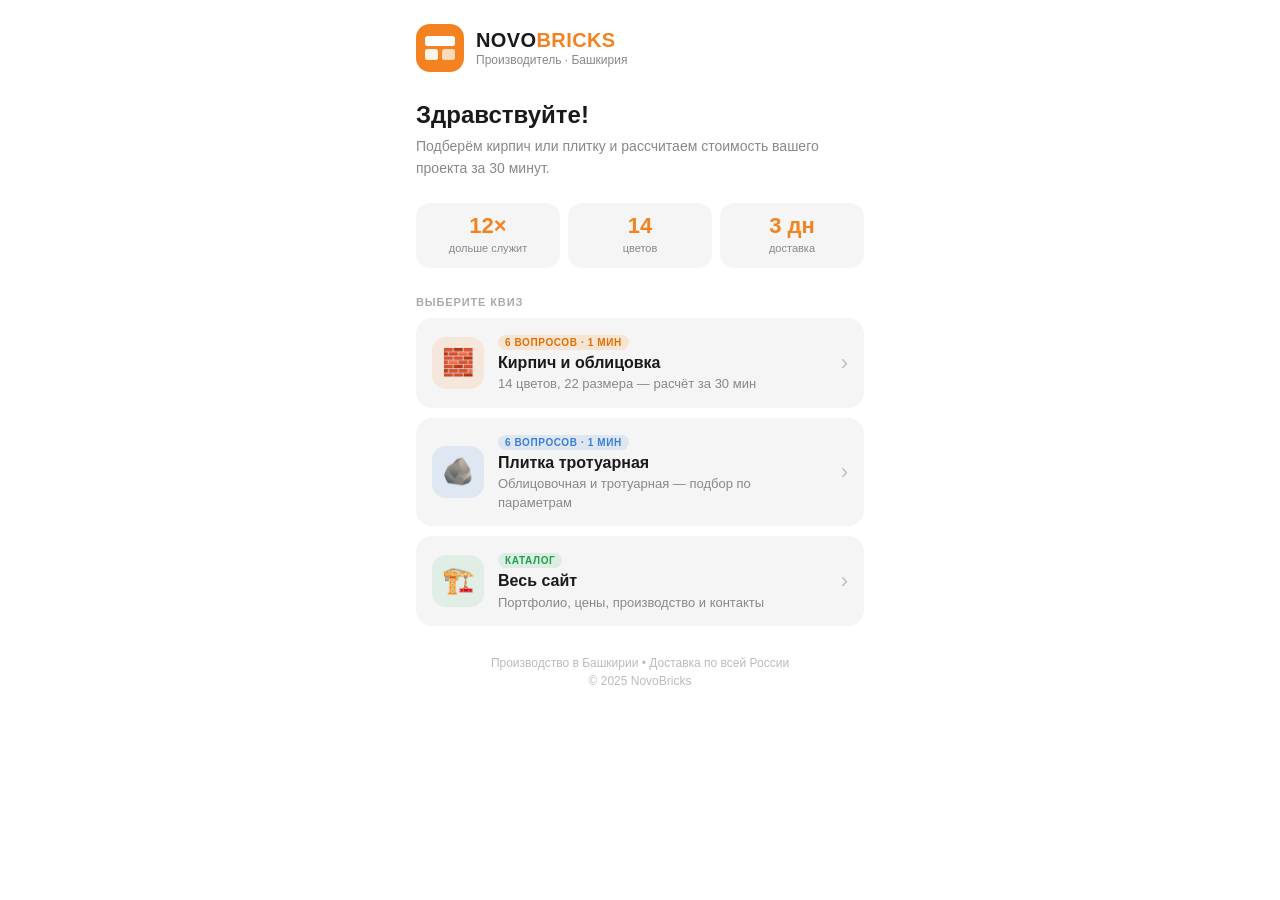
<file: app.html>
<!DOCTYPE html>
<html lang="ru">
<head>
  <meta charset="UTF-8">
  <meta name="viewport" content="width=device-width, initial-scale=1.0, maximum-scale=1.0, user-scalable=no">
  <title>NovoBricks</title>
  <script src="https://telegram.org/js/telegram-web-app.js"></script>
  <style>
    *, *::before, *::after { box-sizing: border-box; margin: 0; padding: 0; }

    body {
      font-family: -apple-system, BlinkMacSystemFont, 'Segoe UI', Roboto, sans-serif;
      background: var(--tg-theme-bg-color, #ffffff);
      color: var(--tg-theme-text-color, #1a1a1a);
      min-height: 100vh;
      -webkit-font-smoothing: antialiased;
    }

    .page {
      padding: 24px 16px 40px;
      max-width: 480px;
      margin: 0 auto;
    }

    /* ── BRAND ─────────────────────────────────── */
    .brand {
      display: flex;
      align-items: center;
      gap: 12px;
      margin-bottom: 28px;
    }
    .brand__icon {
      width: 48px; height: 48px;
      background: #F58220;
      border-radius: 14px;
      display: flex; align-items: center; justify-content: center;
      flex-shrink: 0;
    }
    .brand__name {
      font-size: 20px;
      font-weight: 800;
      letter-spacing: 0.02em;
      line-height: 1.1;
    }
    .brand__name em { font-style: normal; color: #F58220; }
    .brand__sub {
      font-size: 12px;
      color: var(--tg-theme-hint-color, #888);
      margin-top: 2px;
    }

    /* ── GREETING ──────────────────────────────── */
    .hello { margin-bottom: 24px; }
    .hello__title {
      font-size: 24px;
      font-weight: 700;
      line-height: 1.25;
      margin-bottom: 6px;
    }
    .hello__sub {
      font-size: 14px;
      color: var(--tg-theme-hint-color, #888);
      line-height: 1.55;
    }

    /* ── SECTION LABEL ─────────────────────────── */
    .section-label {
      font-size: 11px;
      font-weight: 700;
      text-transform: uppercase;
      letter-spacing: 0.08em;
      color: var(--tg-theme-hint-color, #aaa);
      margin-bottom: 10px;
    }

    /* ── CARDS ─────────────────────────────────── */
    .cards { display: flex; flex-direction: column; gap: 10px; margin-bottom: 28px; }

    .card {
      display: flex;
      align-items: center;
      gap: 14px;
      padding: 14px 16px;
      background: var(--tg-theme-secondary-bg-color, #f5f5f5);
      border-radius: 16px;
      text-decoration: none;
      color: inherit;
      cursor: pointer;
      -webkit-tap-highlight-color: transparent;
      transition: opacity .12s;
      border: none;
      width: 100%;
      text-align: left;
    }
    .card:active { opacity: 0.65; }

    .card__icon {
      width: 52px; height: 52px;
      border-radius: 14px;
      display: flex; align-items: center; justify-content: center;
      font-size: 26px;
      flex-shrink: 0;
    }

    .card__body { flex: 1; min-width: 0; }

    .card__badge {
      display: inline-flex;
      align-items: center;
      gap: 3px;
      font-size: 10px;
      font-weight: 700;
      text-transform: uppercase;
      letter-spacing: 0.06em;
      padding: 2px 7px;
      border-radius: 99px;
      margin-bottom: 3px;
    }
    .card__badge--orange { background: rgba(245,130,32,0.15); color: #e07000; }
    .card__badge--blue   { background: rgba(70,130,220,0.13); color: #3a7fd5; }
    .card__badge--green  { background: rgba(40,180,90,0.12);  color: #1fa050; }

    .card__title {
      font-size: 16px;
      font-weight: 600;
      margin-bottom: 2px;
      line-height: 1.3;
    }
    .card__desc {
      font-size: 13px;
      color: var(--tg-theme-hint-color, #888);
      line-height: 1.4;
    }

    .card__arrow {
      color: var(--tg-theme-hint-color, #c0c0c0);
      font-size: 22px;
      font-weight: 200;
      flex-shrink: 0;
      line-height: 1;
    }

    /* ── STATS ROW ─────────────────────────────── */
    .stats {
      display: grid;
      grid-template-columns: repeat(3, 1fr);
      gap: 8px;
      margin-bottom: 28px;
    }
    .stat {
      background: var(--tg-theme-secondary-bg-color, #f5f5f5);
      border-radius: 14px;
      padding: 12px 10px;
      text-align: center;
    }
    .stat__num {
      font-size: 22px;
      font-weight: 800;
      color: #F58220;
      line-height: 1;
      margin-bottom: 4px;
    }
    .stat__label {
      font-size: 11px;
      color: var(--tg-theme-hint-color, #888);
      line-height: 1.3;
    }

    /* ── FOOTER ────────────────────────────────── */
    .footer {
      text-align: center;
      font-size: 12px;
      color: var(--tg-theme-hint-color, #bbb);
      line-height: 1.5;
    }
  </style>
</head>
<body>
<div class="page">

  <!-- Brand -->
  <div class="brand">
    <div class="brand__icon">
      <svg width="30" height="24" viewBox="0 0 30 24" fill="none">
        <rect x="0" y="0"  width="30" height="10" rx="2.5" fill="white"/>
        <rect x="0" y="13" width="13" height="11" rx="2.5" fill="white" opacity=".9"/>
        <rect x="17" y="13" width="13" height="11" rx="2.5" fill="white" opacity=".7"/>
      </svg>
    </div>
    <div>
      <div class="brand__name">NOVO<em>BRICKS</em></div>
      <div class="brand__sub">Производитель · Башкирия</div>
    </div>
  </div>

  <!-- Greeting -->
  <div class="hello">
    <div class="hello__title" id="hello-title">Здравствуйте!</div>
    <div class="hello__sub">Подберём кирпич или плитку и рассчитаем стоимость вашего проекта за 30 минут.</div>
  </div>

  <!-- Stats -->
  <div class="stats">
    <div class="stat">
      <div class="stat__num">12×</div>
      <div class="stat__label">дольше служит</div>
    </div>
    <div class="stat">
      <div class="stat__num">14</div>
      <div class="stat__label">цветов</div>
    </div>
    <div class="stat">
      <div class="stat__num">3 дн</div>
      <div class="stat__label">доставка</div>
    </div>
  </div>

  <!-- Menu cards -->
  <div class="section-label">Выберите квиз</div>
  <div class="cards">

    <a href="brick-quiz.html" class="card">
      <div class="card__icon" style="background:rgba(245,130,32,0.12);">🧱</div>
      <div class="card__body">
        <div class="card__badge card__badge--orange">6 вопросов · 1 мин</div>
        <div class="card__title">Кирпич и облицовка</div>
        <div class="card__desc">14 цветов, 22 размера — расчёт за 30 мин</div>
      </div>
      <div class="card__arrow">›</div>
    </a>

    <a href="tile-quiz.html" class="card">
      <div class="card__icon" style="background:rgba(70,130,220,0.12);">🪨</div>
      <div class="card__body">
        <div class="card__badge card__badge--blue">6 вопросов · 1 мин</div>
        <div class="card__title">Плитка тротуарная</div>
        <div class="card__desc">Облицовочная и тротуарная — подбор по параметрам</div>
      </div>
      <div class="card__arrow">›</div>
    </a>

    <a href="index.html" class="card">
      <div class="card__icon" style="background:rgba(40,180,90,0.10);">🏗️</div>
      <div class="card__body">
        <div class="card__badge card__badge--green">Каталог</div>
        <div class="card__title">Весь сайт</div>
        <div class="card__desc">Портфолио, цены, производство и контакты</div>
      </div>
      <div class="card__arrow">›</div>
    </a>

  </div>

  <div class="footer">
    Производство в Башкирии&nbsp;&bull;&nbsp;Доставка по всей России<br>
    © 2025 NovoBricks
  </div>

</div>

<script>
  const tg = window.Telegram?.WebApp;
  if (tg) {
    tg.ready();
    tg.expand();
    const name = tg.initDataUnsafe?.user?.first_name;
    if (name) {
      document.getElementById('hello-title').textContent = 'Здравствуйте, ' + name + '!';
    }
  }
</script>
</body>
</html>
</file>
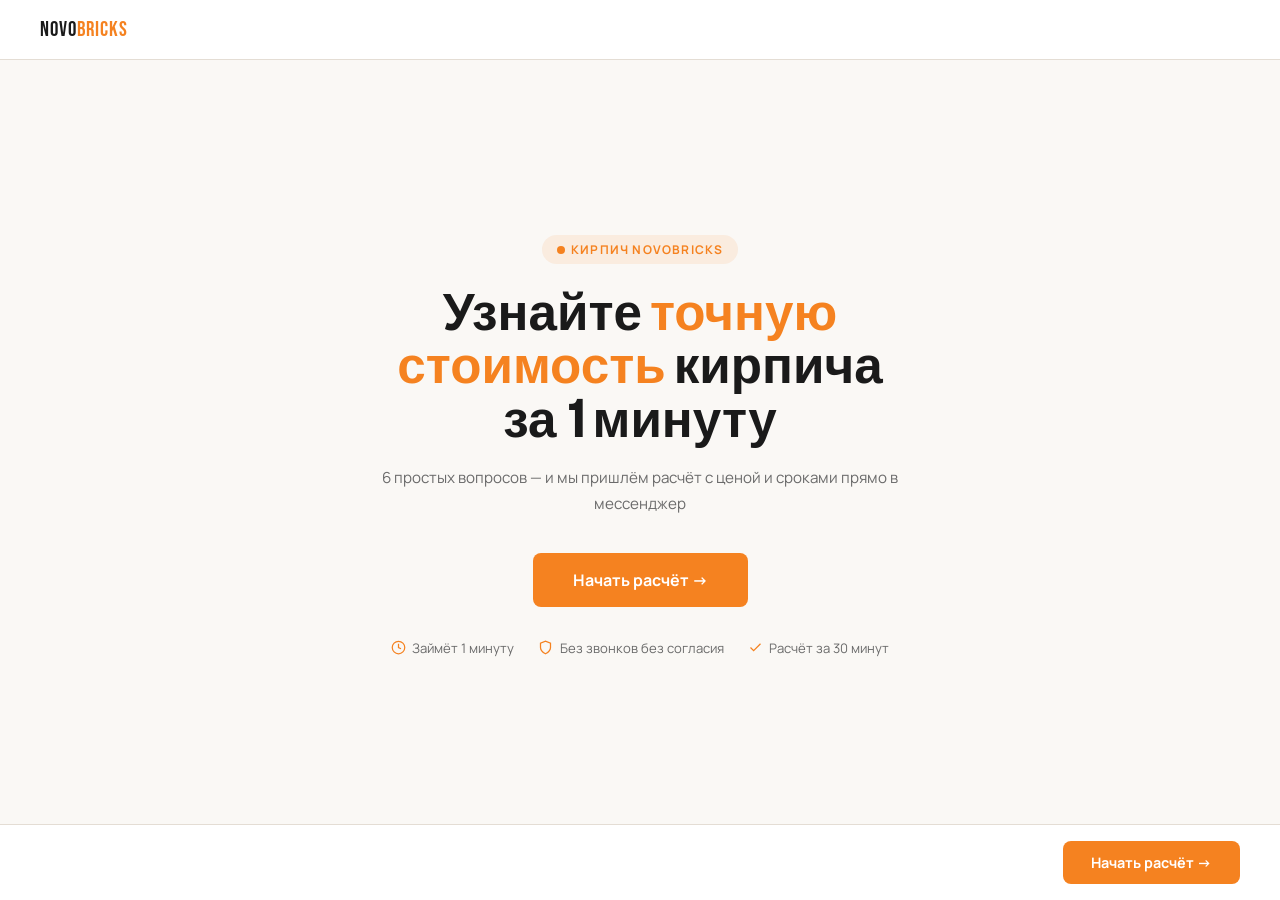
<file: brick-quiz.html>
<!DOCTYPE html>
<html lang="ru">
<head>
  <meta charset="UTF-8">
  <meta name="viewport" content="width=device-width, initial-scale=1.0">
  <title>Расчёт стоимости кирпича — NovoBricks</title>
  <meta name="description" content="Подберите облицовочный кирпич за 6 вопросов. Получите расчёт стоимости и сроков доставки от производителя NovoBricks в Башкирии." />
  <link rel="preconnect" href="https://fonts.googleapis.com">
  <link rel="preconnect" href="https://fonts.gstatic.com" crossorigin>
  <link href="https://fonts.googleapis.com/css2?family=Bebas+Neue&family=Manrope:wght@400;500;600;700&display=swap" rel="stylesheet">
  <script src="https://telegram.org/js/telegram-web-app.js"></script>
  <style>
    *, *::before, *::after { box-sizing: border-box; margin: 0; padding: 0; }

    :root {
      --orange:    #F58220;
      --orange-dk: #D96E10;
      --dark:      #1A1A1A;
      --gray-mid:  #6B6B6B;
      --gray-light:#F5F3EF;
      --border:    #E4DDD4;
      --white:     #FFFFFF;
      --font-h:    'Bebas Neue', Impact, sans-serif;
      --font-b:    'Manrope', system-ui, sans-serif;
      --ease:      cubic-bezier(0.16, 1, 0.3, 1);
    }

    html, body { height: 100%; overflow-x: hidden; }

    body {
      font-family: var(--font-b);
      background: #FAF8F5;
      color: var(--dark);
    }

    /* ─── HEADER ─────────────────────────── */
    .qh {
      position: fixed; top: 0; left: 0; right: 0; z-index: 200;
      height: 60px;
      background: var(--white);
      border-bottom: 1px solid var(--border);
      display: grid;
      grid-template-columns: 140px 1fr 140px;
      align-items: center;
      padding: 0 clamp(1rem, 4vw, 2.5rem);
      gap: 1.5rem;
    }

    .qh__logo {
      font-family: var(--font-h);
      font-size: 1.3rem;
      letter-spacing: 0.05em;
      color: var(--dark);
      text-decoration: none;
    }
    .qh__logo em { font-style: normal; color: var(--orange); }

    .qh__progress {
      height: 5px;
      background: #EDE8E0;
      border-radius: 99px;
      overflow: hidden;
    }
    .qh__bar {
      height: 100%;
      background: var(--orange);
      border-radius: 99px;
      transition: width 0.45s var(--ease);
      width: 0%;
    }

    .qh__label {
      font-size: 0.78rem;
      font-weight: 700;
      color: var(--gray-mid);
      text-align: right;
      white-space: nowrap;
    }

    /* ─── MAIN ───────────────────────────── */
    .qmain {
      min-height: 100vh;
      padding: 76px 0 84px;
      display: flex;
      align-items: center;
      justify-content: center;
    }

    /* ─── SCREENS ────────────────────────── */
    .qs {
      display: none;
      width: 100%;
      max-width: 680px;
      margin: 0 auto;
      padding: 2rem clamp(1rem, 4vw, 2rem);
    }
    .qs.active { display: block; }

    @keyframes inR  { from { opacity:0; transform:translateX(52px); } to { opacity:1; transform:none; } }
    @keyframes inL  { from { opacity:0; transform:translateX(-52px); } to { opacity:1; transform:none; } }
    @keyframes outL { from { opacity:1; transform:none; } to { opacity:0; transform:translateX(-52px); } }
    @keyframes outR { from { opacity:1; transform:none; } to { opacity:0; transform:translateX(52px); } }

    .qs.anim-in-r  { animation: inR  0.34s var(--ease) both; }
    .qs.anim-in-l  { animation: inL  0.34s var(--ease) both; }
    .qs.anim-out-l { animation: outL 0.22s ease-in both; }
    .qs.anim-out-r { animation: outR 0.22s ease-in both; }

    /* ─── WELCOME ────────────────────────── */
    .qw {
      text-align: center;
      max-width: 520px;
      margin: 0 auto;
    }
    .qw__tag {
      display: inline-flex; align-items: center; gap: 0.4rem;
      background: rgba(245,130,32,0.10);
      color: var(--orange);
      font-size: 0.75rem; font-weight: 700;
      text-transform: uppercase; letter-spacing: 0.1em;
      padding: 0.35rem 0.9rem;
      border-radius: 99px;
      margin-bottom: 1.5rem;
    }
    .qw__h1 {
      font-family: var(--font-h);
      font-size: clamp(2rem, 5vw, 3.2rem);
      line-height: 1.05;
      margin-bottom: 1rem;
    }
    .qw__h1 em { font-style:normal; color: var(--orange); }
    .qw__sub {
      color: var(--gray-mid); font-size: 0.95rem;
      line-height: 1.7; margin-bottom: 2.25rem;
    }
    .qw__facts {
      display: flex; justify-content: center;
      gap: 1.5rem; flex-wrap: wrap;
      margin-top: 2rem;
    }
    .qw__fact {
      display: flex; align-items: center; gap: 0.4rem;
      font-size: 0.82rem; color: var(--gray-mid);
    }
    .qw__fact svg { color: var(--orange); flex-shrink: 0; }

    /* ─── QUESTION HEADING ───────────────── */
    .qq__hint {
      font-size: 0.78rem; font-weight: 700;
      text-transform: uppercase; letter-spacing: 0.08em;
      color: var(--orange); margin-bottom: 0.5rem;
    }
    .qq__title {
      font-family: var(--font-h);
      font-size: clamp(1.6rem, 3.5vw, 2.3rem);
      line-height: 1.1;
      margin-bottom: 1.5rem;
    }
    .qq__sub {
      font-size: 0.875rem; color: var(--gray-mid);
      margin-top: -0.75rem; margin-bottom: 1.25rem;
    }

    /* ─── OPTION CARDS ───────────────────── */
    .qopts { display: grid; gap: 0.65rem; }
    .qopts--2 { grid-template-columns: 1fr 1fr; }

    .qopt {
      background: var(--white);
      border: 2px solid var(--border);
      border-radius: 12px;
      padding: 0.875rem 1.1rem;
      cursor: pointer;
      display: flex; align-items: center; gap: 0.875rem;
      font-family: var(--font-b); font-size: 0.92rem; font-weight: 500;
      color: var(--dark); text-align: left;
      transition: border-color .15s, background .15s, transform .15s, box-shadow .15s;
      user-select: none;
      -webkit-user-select: none;
    }
    .qopt:hover {
      border-color: var(--orange);
      transform: translateY(-2px);
      box-shadow: 0 4px 16px rgba(245,130,32,0.12);
    }
    .qopt.sel {
      border-color: var(--orange);
      background: rgba(245,130,32,0.06);
    }

    .qopt__ico {
      width: 38px; height: 38px;
      background: var(--gray-light);
      border-radius: 8px;
      display: flex; align-items: center; justify-content: center;
      flex-shrink: 0;
      color: var(--gray-mid);
      transition: background .15s, color .15s;
    }
    .qopt.sel .qopt__ico { background: var(--orange); color: var(--white); }

    .qopt__dot {
      width: 20px; height: 20px;
      border: 2px solid var(--border);
      border-radius: 50%;
      margin-left: auto; flex-shrink: 0;
      display: flex; align-items: center; justify-content: center;
      transition: border-color .15s, background .15s;
    }
    .qopt.sel .qopt__dot { background: var(--orange); border-color: var(--orange); }
    .qopt.sel .qopt__dot::after {
      content: '';
      width: 6px; height: 6px;
      background: var(--white); border-radius: 50%;
    }

    .qopt__label { flex: 1; }
    .qopt__label small { display:block; color:#999; font-size: 0.78rem; margin-top: 1px; }

    /* ─── COLOR SWATCHES ─────────────────── */
    .qcolors {
      display: grid;
      grid-template-columns: repeat(4, 1fr);
      gap: 0.65rem;
    }

    .qclr {
      background: var(--white);
      border: 2px solid var(--border);
      border-radius: 12px;
      padding: 0.75rem 0.6rem;
      cursor: pointer;
      display: flex; flex-direction: column;
      align-items: center; gap: 0.45rem;
      transition: border-color .15s, transform .15s;
      user-select: none; -webkit-user-select: none;
    }
    .qclr:hover { border-color: var(--orange); transform: translateY(-2px); }
    .qclr.sel { border-color: var(--orange); background: rgba(245,130,32,0.05); }

    .qclr__swatch {
      width: 100%; aspect-ratio: 1;
      border-radius: 8px;
      border: 1px solid rgba(0,0,0,0.09);
      position: relative;
    }
    .qclr.sel .qclr__swatch::after {
      content: '';
      position: absolute; inset: 0;
      border-radius: 7px;
      border: 2.5px solid var(--orange);
      background: rgba(245,130,32,0.15);
    }
    .qclr__name {
      font-size: 0.78rem; font-weight: 600;
      color: var(--dark); text-align: center;
    }
    .qclr--any { grid-column: span 2; flex-direction: row; justify-content: center; gap: 0.6rem; }
    .qclr--any .qclr__swatch { width: 28px; height: 28px; aspect-ratio: unset; flex-shrink: 0; }

    .qclr__count {
      font-size: 0.78rem; color: var(--orange); font-weight: 700;
      margin-top: 0.75rem; min-height: 1.1em;
      transition: opacity .2s;
    }

    /* ─── TEXT INPUT ─────────────────────── */
    .qinput {
      width: 100%;
      padding: 1rem 1.25rem;
      border: 2px solid var(--border);
      border-radius: 12px;
      font-family: var(--font-b); font-size: 1rem;
      color: var(--dark); background: var(--white);
      outline: none;
      transition: border-color .15s;
    }
    .qinput:focus { border-color: var(--orange); box-shadow: 0 0 0 3px rgba(245,130,32,0.10); }
    .qinput::placeholder { color: #BBB; }

    /* ─── CONTACT FORM ───────────────────── */
    .qform { display: flex; flex-direction: column; gap: 1rem; }
    .qfield__label {
      display: block;
      font-size: 0.75rem; font-weight: 700;
      text-transform: uppercase; letter-spacing: 0.07em;
      color: var(--gray-mid); margin-bottom: 0.4rem;
    }

    .qradios { display: flex; gap: 0.5rem; flex-wrap: wrap; }
    .qradio {
      position: relative;
      display: flex; align-items: center; gap: 0.4rem;
      padding: 0.5rem 1.1rem;
      border: 2px solid var(--border); border-radius: 99px;
      cursor: pointer; font-size: 0.875rem; font-weight: 500;
      transition: border-color .15s, background .15s, color .15s;
    }
    .qradio input { position: absolute; opacity: 0; width: 0; height: 0; }
    .qradio:has(input:checked) {
      border-color: var(--orange);
      background: rgba(245,130,32,0.07);
      color: var(--orange);
    }

    /* ─── THANK YOU ──────────────────────── */
    .qthanks { text-align: center; }
    .qthanks__circle {
      width: 76px; height: 76px;
      background: rgba(245,130,32,0.10);
      border-radius: 50%;
      display: flex; align-items: center; justify-content: center;
      margin: 0 auto 1.5rem;
      color: var(--orange);
    }
    .qthanks__h2 {
      font-family: var(--font-h);
      font-size: clamp(1.8rem, 4vw, 2.8rem);
      margin-bottom: 0.75rem;
    }
    .qthanks__sub { color: var(--gray-mid); font-size: 0.95rem; line-height: 1.7; margin-bottom: 2rem; }

    .qgallery {
      display: grid;
      grid-template-columns: repeat(3, 1fr);
      gap: 0.65rem;
      margin-bottom: 2rem;
    }
    .qgallery__item {
      aspect-ratio: 4/3;
      border-radius: 10px;
      background: var(--dark) center/cover no-repeat;
    }

    /* ─── FOOTER NAV ─────────────────────── */
    .qfooter {
      position: fixed; bottom: 0; left: 0; right: 0; z-index: 200;
      background: var(--white);
      border-top: 1px solid var(--border);
      padding: 0.875rem clamp(1rem, 4vw, 2.5rem);
      display: flex; align-items: center;
      justify-content: space-between; gap: 1rem;
    }
    .qfooter.hide { display: none; }

    /* Buttons */
    .qbtn {
      font-family: var(--font-b);
      font-size: 0.9rem; font-weight: 700;
      padding: 0.75rem 1.75rem;
      border-radius: 8px; border: none;
      cursor: pointer;
      transition: background .15s, transform .12s, opacity .15s, border-color .15s;
      outline: none;
    }
    .qbtn--primary { background: var(--orange); color: var(--white); }
    .qbtn--primary:hover:not(:disabled) { background: var(--orange-dk); transform: translateY(-1px); }
    .qbtn--primary:disabled { background: #E0D5C8; color: #B09070; cursor: not-allowed; }
    .qbtn--ghost {
      background: transparent; color: var(--gray-mid);
      border: 2px solid var(--border);
    }
    .qbtn--ghost:hover { border-color: var(--dark); color: var(--dark); }
    .qbtn--ghost.inv { visibility: hidden; }
    .qbtn--lg { padding: 1rem 2.5rem; font-size: 1rem; }

    .qbtn--start {
      font-size: 1rem;
      padding: 1rem 2.5rem;
    }

    /* ─── RESPONSIVE ─────────────────────── */
    @media (max-width: 580px) {
      .qh { grid-template-columns: 1fr auto; }
      .qh__progress { display: none; }
      .qopts--2 { grid-template-columns: 1fr; }
      .qcolors { grid-template-columns: repeat(3, 1fr); }
      .qclr--any { grid-column: span 3; }
      .qgallery { grid-template-columns: repeat(2, 1fr); }
    }
  </style>
</head>
<body>

<!-- ──────────── HEADER ──────────── -->
<header class="qh" id="qHeader" role="banner">
  <a href="index.html" class="qh__logo">NOVO<em>BRICKS</em></a>
  <div class="qh__progress" id="qProgress" style="visibility:hidden" role="progressbar" aria-valuemin="0" aria-valuemax="100">
    <div class="qh__bar" id="qBar"></div>
  </div>
  <span class="qh__label" id="qLabel" aria-live="polite"></span>
</header>

<!-- ──────────── SCREENS ──────────── -->
<main class="qmain">

  <!-- 0 · WELCOME ─────────────────── -->
  <div class="qs active" id="s0">
    <div class="qw">
      <div class="qw__tag">
        <svg width="8" height="8" viewBox="0 0 8 8" fill="currentColor"><circle cx="4" cy="4" r="4"/></svg>
        Кирпич NovoBricks
      </div>
      <h1 class="qw__h1">Узнайте <em>точную стоимость</em> кирпича за&nbsp;1&nbsp;минуту</h1>
      <p class="qw__sub">6 простых вопросов — и мы пришлём расчёт с ценой и сроками прямо в мессенджер</p>
      <button class="qbtn qbtn--primary qbtn--start" onclick="nav(1)">Начать расчёт →</button>
      <div class="qw__facts">
        <span class="qw__fact">
          <svg width="15" height="15" viewBox="0 0 24 24" fill="none" stroke="currentColor" stroke-width="2"><circle cx="12" cy="12" r="10"/><polyline points="12 6 12 12 16 14"/></svg>
          Займёт 1 минуту
        </span>
        <span class="qw__fact">
          <svg width="15" height="15" viewBox="0 0 24 24" fill="none" stroke="currentColor" stroke-width="2"><path d="M12 22s8-4 8-10V5l-8-3-8 3v7c0 6 8 10 8 10z"/></svg>
          Без звонков без согласия
        </span>
        <span class="qw__fact">
          <svg width="15" height="15" viewBox="0 0 24 24" fill="none" stroke="currentColor" stroke-width="2"><polyline points="20 6 9 17 4 12"/></svg>
          Расчёт за 30 минут
        </span>
      </div>
    </div>
  </div>

  <!-- 1 · ТИП ОБЪЕКТА ──────────────── -->
  <div class="qs" id="s1">
    <p class="qq__hint">Вопрос 1 из 6</p>
    <h2 class="qq__title">Для какого объекта рассчитываем кирпич?</h2>
    <div class="qopts qopts--2" data-q="object">
      <button class="qopt" data-v="Частный дом">
        <span class="qopt__ico"><svg width="20" height="20" viewBox="0 0 24 24" fill="none" stroke="currentColor" stroke-width="1.8" stroke-linecap="round" stroke-linejoin="round"><path d="M3 9l9-7 9 7v11a2 2 0 0 1-2 2H5a2 2 0 0 1-2-2z"/><polyline points="9 22 9 12 15 12 15 22"/></svg></span>
        <span class="qopt__label">Частный дом</span>
        <span class="qopt__dot"></span>
      </button>
      <button class="qopt" data-v="Дача">
        <span class="qopt__ico"><svg width="20" height="20" viewBox="0 0 24 24" fill="none" stroke="currentColor" stroke-width="1.8" stroke-linecap="round" stroke-linejoin="round"><path d="M3 12l2-2m0 0l7-7 7 7M5 10v10a1 1 0 001 1h3m10-11l2 2m-2-2v10a1 1 0 01-1 1h-3m-6 0a1 1 0 001-1v-4a1 1 0 011-1h2a1 1 0 011 1v4a1 1 0 001 1m-6 0h6"/></svg></span>
        <span class="qopt__label">Дача</span>
        <span class="qopt__dot"></span>
      </button>
      <button class="qopt" data-v="Забор / ограждение">
        <span class="qopt__ico"><svg width="20" height="20" viewBox="0 0 24 24" fill="none" stroke="currentColor" stroke-width="1.8" stroke-linecap="round"><line x1="3" y1="6" x2="21" y2="6"/><line x1="3" y1="12" x2="21" y2="12"/><line x1="3" y1="18" x2="21" y2="18"/><line x1="6" y1="3" x2="6" y2="21"/><line x1="18" y1="3" x2="18" y2="21"/></svg></span>
        <span class="qopt__label">Забор / ограждение</span>
        <span class="qopt__dot"></span>
      </button>
      <button class="qopt" data-v="Другое">
        <span class="qopt__ico"><svg width="20" height="20" viewBox="0 0 24 24" fill="none" stroke="currentColor" stroke-width="1.8" stroke-linecap="round"><circle cx="12" cy="12" r="10"/><line x1="12" y1="8" x2="12" y2="12"/><line x1="12" y1="16" x2="12.01" y2="16"/></svg></span>
        <span class="qopt__label">Другое</span>
        <span class="qopt__dot"></span>
      </button>
    </div>
  </div>

  <!-- 2 · ОБЪЁМ ────────────────────── -->
  <div class="qs" id="s2">
    <p class="qq__hint">Вопрос 2 из 6</p>
    <h2 class="qq__title">Какой примерно объём вам нужен?</h2>
    <div class="qopts" data-q="volume">
      <button class="qopt" data-v="До 5 000 штук">
        <span class="qopt__ico"><svg width="20" height="20" viewBox="0 0 24 24" fill="none" stroke="currentColor" stroke-width="1.8" stroke-linecap="round"><rect x="3" y="3" width="7" height="7"/><rect x="14" y="3" width="7" height="7"/><rect x="3" y="14" width="7" height="7"/><rect x="14" y="14" width="7" height="7"/></svg></span>
        <span class="qopt__label">До 5 000 штук<small>Гараж, небольшой забор</small></span>
        <span class="qopt__dot"></span>
      </button>
      <button class="qopt" data-v="5 000–15 000 штук">
        <span class="qopt__ico"><svg width="20" height="20" viewBox="0 0 24 24" fill="none" stroke="currentColor" stroke-width="1.8" stroke-linecap="round"><path d="M3 6h18M3 12h18M3 18h18"/></svg></span>
        <span class="qopt__label">5 000–15 000 штук<small>Дача, баня, забор</small></span>
        <span class="qopt__dot"></span>
      </button>
      <button class="qopt" data-v="15 000–30 000 штук">
        <span class="qopt__ico"><svg width="20" height="20" viewBox="0 0 24 24" fill="none" stroke="currentColor" stroke-width="1.8" stroke-linecap="round"><path d="M2 20h20M4 20V10l8-8 8 8v10"/></svg></span>
        <span class="qopt__label">15 000–30 000 штук<small>Дом до 100 м²</small></span>
        <span class="qopt__dot"></span>
      </button>
      <button class="qopt" data-v="Больше 30 000 штук">
        <span class="qopt__ico"><svg width="20" height="20" viewBox="0 0 24 24" fill="none" stroke="currentColor" stroke-width="1.8" stroke-linecap="round"><path d="M2 20h20M5 20V8l7-6 7 6v12M9 20v-6h6v6"/></svg></span>
        <span class="qopt__label">Больше 30 000 штук<small>Большой коттедж</small></span>
        <span class="qopt__dot"></span>
      </button>
      <button class="qopt" data-v="Не знаю, нужна помощь">
        <span class="qopt__ico"><svg width="20" height="20" viewBox="0 0 24 24" fill="none" stroke="currentColor" stroke-width="1.8" stroke-linecap="round"><circle cx="12" cy="12" r="10"/><path d="M9.09 9a3 3 0 0 1 5.83 1c0 2-3 3-3 3"/><line x1="12" y1="17" x2="12.01" y2="17"/></svg></span>
        <span class="qopt__label">Не знаю, нужна помощь</span>
        <span class="qopt__dot"></span>
      </button>
    </div>
  </div>

  <!-- 3 · ЦВЕТ (мультивыбор) ────────── -->
  <div class="qs" id="s3">
    <p class="qq__hint">Вопрос 3 из 6</p>
    <h2 class="qq__title">Какой цвет нравится?</h2>
    <p class="qq__sub">Можно выбрать несколько вариантов</p>
    <div class="qcolors" data-q="color" data-multi="1">
      <button class="qclr" data-v="Серый">
        <div class="qclr__swatch" style="background:#9CA3AF"></div>
        <span class="qclr__name">Серый</span>
      </button>
      <button class="qclr" data-v="Красный">
        <div class="qclr__swatch" style="background:#A93226"></div>
        <span class="qclr__name">Красный</span>
      </button>
      <button class="qclr" data-v="Бежевый">
        <div class="qclr__swatch" style="background:#D4B896"></div>
        <span class="qclr__name">Бежевый</span>
      </button>
      <button class="qclr" data-v="Коричневый">
        <div class="qclr__swatch" style="background:#7C5230"></div>
        <span class="qclr__name">Коричневый</span>
      </button>
      <button class="qclr" data-v="Чёрный">
        <div class="qclr__swatch" style="background:#1F1F1F"></div>
        <span class="qclr__name">Чёрный</span>
      </button>
      <button class="qclr" data-v="Белый">
        <div class="qclr__swatch" style="background:#F5EFE6; border-color:#CCC;"></div>
        <span class="qclr__name">Белый</span>
      </button>
      <button class="qclr" data-v="Жёлтый">
        <div class="qclr__swatch" style="background:#C8960C"></div>
        <span class="qclr__name">Жёлтый</span>
      </button>
      <button class="qclr qclr--any" data-v="Ещё не выбрал">
        <div class="qclr__swatch" style="background:linear-gradient(135deg,#F5EFE6 0%,#9CA3AF 40%,#A93226 70%,#7C5230 100%);"></div>
        <span class="qclr__name">Ещё не выбрал</span>
      </button>
    </div>
    <div class="qclr__count" id="colorCount"></div>
  </div>

  <!-- 4 · ФАКТУРА ─────────────────── -->
  <div class="qs" id="s4">
    <p class="qq__hint">Вопрос 4 из 6</p>
    <h2 class="qq__title">Какая фактура подходит?</h2>
    <div class="qopts" data-q="texture">
      <button class="qopt" data-v="Гладкий">
        <span class="qopt__ico"><svg width="20" height="20" viewBox="0 0 24 24" fill="none" stroke="currentColor" stroke-width="1.8" stroke-linecap="round"><rect x="3" y="3" width="18" height="18" rx="2"/></svg></span>
        <span class="qopt__label">Гладкий<small>Ровная поверхность, современный вид</small></span>
        <span class="qopt__dot"></span>
      </button>
      <button class="qopt" data-v="С грубыми краями">
        <span class="qopt__ico"><svg width="20" height="20" viewBox="0 0 24 24" fill="none" stroke="currentColor" stroke-width="1.8" stroke-linecap="round" stroke-linejoin="round"><path d="M2 18 L6 6 L10 14 L14 4 L18 12 L22 6"/><line x1="2" y1="22" x2="22" y2="22"/></svg></span>
        <span class="qopt__label">С грубыми краями<small>Рустикальный, состаренный вид</small></span>
        <span class="qopt__dot"></span>
      </button>
      <button class="qopt" data-v="Скала">
        <span class="qopt__ico"><svg width="20" height="20" viewBox="0 0 24 24" fill="none" stroke="currentColor" stroke-width="1.8" stroke-linecap="round" stroke-linejoin="round"><polygon points="12 2 22 20 2 20"/><line x1="12" y1="2" x2="8" y2="11"/><line x1="8" y1="11" x2="17" y2="11"/><line x1="17" y1="11" x2="12" y2="2"/></svg></span>
        <span class="qopt__label">Скала<small>Рельефная, природный камень</small></span>
        <span class="qopt__dot"></span>
      </button>
      <button class="qopt" data-v="Бархат">
        <span class="qopt__ico"><svg width="20" height="20" viewBox="0 0 24 24" fill="none" stroke="currentColor" stroke-width="1.8" stroke-linecap="round"><circle cx="12" cy="12" r="10"/><circle cx="12" cy="12" r="4"/></svg></span>
        <span class="qopt__label">Бархат<small>Мелкая шершавость, матовый вид</small></span>
        <span class="qopt__dot"></span>
      </button>
      <button class="qopt" data-v="Не знаю">
        <span class="qopt__ico"><svg width="20" height="20" viewBox="0 0 24 24" fill="none" stroke="currentColor" stroke-width="1.8" stroke-linecap="round"><circle cx="12" cy="12" r="10"/><path d="M9.09 9a3 3 0 0 1 5.83 1c0 2-3 3-3 3"/><line x1="12" y1="17" x2="12.01" y2="17"/></svg></span>
        <span class="qopt__label">Не знаю<small>Помогите с выбором</small></span>
        <span class="qopt__dot"></span>
      </button>
    </div>
  </div>

  <!-- 5 · СРОКИ ──────────────────── -->
  <div class="qs" id="s5">
    <p class="qq__hint">Вопрос 5 из 6</p>
    <h2 class="qq__title">Когда планируете начать стройку?</h2>
    <div class="qopts qopts--2" data-q="timeline">
      <button class="qopt" data-v="Уже строим, срочно">
        <span class="qopt__ico"><svg width="20" height="20" viewBox="0 0 24 24" fill="none" stroke="currentColor" stroke-width="1.8" stroke-linecap="round" stroke-linejoin="round"><polygon points="13 2 3 14 12 14 11 22 21 10 12 10 13 2"/></svg></span>
        <span class="qopt__label">Уже строим, срочно</span>
        <span class="qopt__dot"></span>
      </button>
      <button class="qopt" data-v="В ближайший месяц">
        <span class="qopt__ico"><svg width="20" height="20" viewBox="0 0 24 24" fill="none" stroke="currentColor" stroke-width="1.8" stroke-linecap="round"><rect x="3" y="4" width="18" height="18" rx="2"/><line x1="16" y1="2" x2="16" y2="6"/><line x1="8" y1="2" x2="8" y2="6"/><line x1="3" y1="10" x2="21" y2="10"/></svg></span>
        <span class="qopt__label">В ближайший месяц</span>
        <span class="qopt__dot"></span>
      </button>
      <button class="qopt" data-v="В этом сезоне">
        <span class="qopt__ico"><svg width="20" height="20" viewBox="0 0 24 24" fill="none" stroke="currentColor" stroke-width="1.8" stroke-linecap="round"><circle cx="12" cy="12" r="5"/><line x1="12" y1="1" x2="12" y2="3"/><line x1="12" y1="21" x2="12" y2="23"/><line x1="4.22" y1="4.22" x2="5.64" y2="5.64"/><line x1="18.36" y1="18.36" x2="19.78" y2="19.78"/><line x1="1" y1="12" x2="3" y2="12"/><line x1="21" y1="12" x2="23" y2="12"/><line x1="4.22" y1="19.78" x2="5.64" y2="18.36"/><line x1="18.36" y1="5.64" x2="19.78" y2="4.22"/></svg></span>
        <span class="qopt__label">В этом сезоне</span>
        <span class="qopt__dot"></span>
      </button>
      <button class="qopt" data-v="В следующем году">
        <span class="qopt__ico"><svg width="20" height="20" viewBox="0 0 24 24" fill="none" stroke="currentColor" stroke-width="1.8" stroke-linecap="round"><rect x="3" y="4" width="18" height="18" rx="2"/><line x1="16" y1="2" x2="16" y2="6"/><line x1="8" y1="2" x2="8" y2="6"/><line x1="3" y1="10" x2="21" y2="10"/><path d="M8 14h.01M12 14h.01M16 14h.01M8 18h.01M12 18h.01"/></svg></span>
        <span class="qopt__label">В следующем году</span>
        <span class="qopt__dot"></span>
      </button>
    </div>
  </div>

  <!-- 6 · РЕГИОН ─────────────────── -->
  <div class="qs" id="s6">
    <p class="qq__hint">Вопрос 6 из 6</p>
    <h2 class="qq__title">В какой регион нужна доставка?</h2>
    <p class="qq__sub">Укажите город или регион — рассчитаем стоимость</p>
    <input type="text" class="qinput" id="regionInput" placeholder="Например: Уфа, Башкортостан" autocomplete="off">
  </div>

  <!-- 7 · КОНТАКТЫ ───────────────── -->
  <div class="qs" id="s7">
    <p class="qq__hint">Последний шаг</p>
    <h2 class="qq__title">Готово! Куда прислать расчёт?</h2>
    <p class="qq__sub">Пришлём цену и сроки в течение 30 минут</p>
    <form class="qform" id="quizForm" onsubmit="submitForm(event)">
      <div class="qfield">
        <label class="qfield__label">Ваше имя</label>
        <input type="text" class="qinput" name="name" placeholder="Как вас зовут?" required autocomplete="name">
      </div>
      <div class="qfield">
        <label class="qfield__label">Телефон</label>
        <input type="tel" class="qinput js-phone" name="phone" placeholder="+7 (___) ___-__-__" required autocomplete="tel">
      </div>
      <div class="qfield">
        <label class="qfield__label">Куда удобнее прислать?</label>
        <div class="qradios">
          <label class="qradio"><input type="radio" name="via" value="WhatsApp" checked> WhatsApp</label>
          <label class="qradio"><input type="radio" name="via" value="Telegram"> Telegram</label>
          <label class="qradio"><input type="radio" name="via" value="Звонок"> Позвоните мне</label>
        </div>
      </div>
      <button type="submit" id="hiddenSub" style="display:none"></button>
    </form>
  </div>

  <!-- 8 · СПАСИБО ────────────────── -->
  <div class="qs" id="s8">
    <div class="qthanks">
      <div class="qthanks__circle">
        <svg width="36" height="36" viewBox="0 0 24 24" fill="none" stroke="currentColor" stroke-width="2" stroke-linecap="round" stroke-linejoin="round">
          <path d="M22 11.08V12a10 10 0 1 1-5.93-9.14"/><polyline points="22 4 12 14.01 9 11.01"/>
        </svg>
      </div>
      <h2 class="qthanks__h2">Спасибо! Расчёт готовим.</h2>
      <p class="qthanks__sub">Пришлём результат в течение 30 минут. А пока посмотрите наши готовые объекты:</p>
      <div class="qgallery">
        <div class="qgallery__item" style="background-image:url('images/Портфолио/кирпич1.jpg')"></div>
        <div class="qgallery__item" style="background-image:url('images/Портфолио/кирпич2.jpg')"></div>
        <div class="qgallery__item" style="background-image:url('images/Портфолио/кирпич3.jpg')"></div>
        <div class="qgallery__item" style="background-image:url('images/Портфолио/оплитка1.jpg')"></div>
        <div class="qgallery__item" style="background-image:url('images/Портфолио/плитка1.jpg')"></div>
        <div class="qgallery__item" style="background-image:url('images/Портфолио/плитка2.jpg')"></div>
      </div>
      <button class="qbtn qbtn--primary qbtn--lg" onclick="handleThanksBtn()">На главную →</button>
    </div>
  </div>

</main>

<!-- ──────────── FOOTER NAV ──────────── -->
<div class="qfooter" id="qFooter">
  <button class="qbtn qbtn--ghost inv" id="btnBack" onclick="goBack()">← Назад</button>
  <button class="qbtn qbtn--primary" id="btnNext" onclick="goNext()" disabled>Далее →</button>
</div>

<script>
/* ═══════════════════════════════════════════════
   STATE
═══════════════════════════════════════════════ */
let cur = 0;
const TOTAL = 6;
const ans   = {};
let busy    = false;

/* ═══════════════════════════════════════════════
   ELEMENTS
═══════════════════════════════════════════════ */
const qBar    = document.getElementById('qBar');
const qProg   = document.getElementById('qProgress');
const qLabel  = document.getElementById('qLabel');
const btnBack = document.getElementById('btnBack');
const btnNext = document.getElementById('btnNext');
const qFooter = document.getElementById('qFooter');

/* ═══════════════════════════════════════════════
   PHONE MASK
═══════════════════════════════════════════════ */
document.querySelectorAll('.js-phone').forEach(el => {
  el.addEventListener('input', e => {
    let v = e.target.value.replace(/\D/g,'');
    if (v.startsWith('7') || v.startsWith('8')) v = v.slice(1);
    v = v.slice(0, 10);
    let out = '+7 ';
    if (v.length > 0) out += '(' + v.slice(0,3);
    if (v.length >= 3) out += ') ' + v.slice(3,6);
    if (v.length >= 6) out += '-' + v.slice(6,8);
    if (v.length >= 8) out += '-' + v.slice(8,10);
    e.target.value = out;
    syncNext();
  });
});

/* ═══════════════════════════════════════════════
   NAVIGATION
═══════════════════════════════════════════════ */
function sc(n) { return document.getElementById('s' + n); }

function nav(next, dir = 1) {
  if (busy) return;
  busy = true;

  const outEl = sc(cur);
  const inEl  = sc(next);

  outEl.classList.add(dir > 0 ? 'anim-out-l' : 'anim-out-r');

  setTimeout(() => {
    outEl.classList.remove('active', 'anim-out-l', 'anim-out-r');
    cur = next;
    inEl.classList.add('active', dir > 0 ? 'anim-in-r' : 'anim-in-l');
    updateUI();
    setTimeout(() => {
      inEl.classList.remove('anim-in-r', 'anim-in-l');
      busy = false;
    }, 360);
  }, 230);
}

function goNext() {
  if (cur === 0)  { nav(1); return; }
  if (cur === 7)  { document.getElementById('hiddenSub').click(); return; }
  if (cur >= 8)   return;
  nav(cur + 1, 1);
}

function goBack() {
  if (cur <= 0) return;
  if (cur === 1) { nav(0, -1); return; }
  nav(cur - 1, -1);
}

/* ═══════════════════════════════════════════════
   UI SYNC
═══════════════════════════════════════════════ */
function updateUI() {
  const isWelcome = cur === 0;
  const isThanks  = cur === 8;
  const isQ       = cur >= 1 && cur <= TOTAL;
  const isContact = cur === 7;

  /* progress bar */
  if (isQ) {
    qProg.style.visibility = 'visible';
    qBar.style.width = (cur / TOTAL * 100) + '%';
    qLabel.textContent = 'Шаг ' + cur + ' из ' + TOTAL;
  } else if (isContact) {
    qProg.style.visibility = 'visible';
    qBar.style.width = '100%';
    qLabel.textContent = 'Последний шаг';
  } else {
    qProg.style.visibility = 'hidden';
    qLabel.textContent = '';
  }

  /* footer */
  qFooter.classList.toggle('hide', isThanks);

  /* back button */
  btnBack.classList.toggle('inv', cur === 0 || isThanks);

  /* next button label */
  if (cur === 0) {
    btnNext.textContent = 'Начать расчёт →';
  } else if (cur === 7) {
    btnNext.textContent = 'Получить расчёт →';
  } else {
    btnNext.textContent = 'Далее →';
  }

  syncNext();

  /* Telegram BackButton visibility */
  const _tg = window.Telegram?.WebApp;
  if (_tg?.initData) {
    if (cur > 0 && cur < 8) _tg.BackButton.show(); else _tg.BackButton.hide();
  }
}

function syncNext() {
  if (cur === 0) { btnNext.disabled = false; return; }
  if (cur === 8) { btnNext.disabled = true;  return; }

  if (cur === 3) {
    const colors = ans.color;
    btnNext.disabled = !colors || colors.length === 0;
    return;
  }

  if (cur === 6) {
    btnNext.disabled = !(document.getElementById('regionInput')?.value.trim());
    return;
  }

  if (cur === 7) {
    const f = document.getElementById('quizForm');
    const name  = f?.querySelector('[name="name"]')?.value.trim();
    const phone = f?.querySelector('[name="phone"]')?.value.replace(/\D/g,'');
    btnNext.disabled = !name || !phone || phone.length < 10;
    return;
  }

  const qMap = {1:'object', 2:'volume', 4:'texture', 5:'timeline'};
  const key = qMap[cur];
  btnNext.disabled = key ? !ans[key] : false;
}

/* ═══════════════════════════════════════════════
   OPTION CLICK — single select
═══════════════════════════════════════════════ */
document.querySelectorAll('[data-q]:not([data-multi])').forEach(container => {
  const key = container.dataset.q;
  container.querySelectorAll('.qopt').forEach(opt => {
    opt.addEventListener('click', () => {
      container.querySelectorAll('.qopt').forEach(o => o.classList.remove('sel'));
      opt.classList.add('sel');
      ans[key] = opt.dataset.v;
      syncNext();
      /* auto-advance for q1,2,4,5 */
      if (cur !== 6) {
        setTimeout(goNext, 360);
      }
    });
  });
});

/* ═══════════════════════════════════════════════
   COLOR CLICK — multi select
═══════════════════════════════════════════════ */
const colorGrid  = document.querySelector('[data-multi]');
const colorCount = document.getElementById('colorCount');

if (colorGrid) {
  colorGrid.querySelectorAll('.qclr').forEach(card => {
    card.addEventListener('click', () => {
      const isAny = card.dataset.v === 'Ещё не выбрал';

      if (isAny) {
        colorGrid.querySelectorAll('.qclr').forEach(c => c.classList.remove('sel'));
        card.classList.add('sel');
        ans.color = ['Ещё не выбрал'];
      } else {
        const anyCard = colorGrid.querySelector('[data-v="Ещё не выбрал"]');
        if (anyCard) anyCard.classList.remove('sel');
        card.classList.toggle('sel');
        ans.color = [...colorGrid.querySelectorAll('.qclr.sel')].map(c => c.dataset.v);
      }

      const n = ans.color.length;
      if (!n || ans.color[0] === 'Ещё не выбрал') {
        colorCount.textContent = '';
      } else {
        colorCount.textContent = 'Выбрано: ' + n + (n === 1 ? ' цвет' : n < 5 ? ' цвета' : ' цветов');
      }
      syncNext();
    });
  });
}

/* ═══════════════════════════════════════════════
   REGION INPUT
═══════════════════════════════════════════════ */
document.getElementById('regionInput')?.addEventListener('input', e => {
  ans.region = e.target.value.trim();
  syncNext();
});

/* ═══════════════════════════════════════════════
   CONTACT FORM LIVE VALIDATION
═══════════════════════════════════════════════ */
document.getElementById('quizForm')?.querySelectorAll('input:not([type=radio])').forEach(el => {
  el.addEventListener('input', syncNext);
});

/* ═══════════════════════════════════════════════
   TELEGRAM
═══════════════════════════════════════════════ */
const TG_TOKEN   = '8650746508:AAEUc9iDvWD0GdGGcSaHHZFMphuwaaQqT7g';
const TG_CHAT_ID = '490873482';
const TG_API     = `https://api.telegram.org/bot${TG_TOKEN}/sendMessage`;

async function sendToTelegram(text) {
  try {
    await fetch(TG_API, {
      method: 'POST',
      headers: { 'Content-Type': 'application/json' },
      body: JSON.stringify({ chat_id: TG_CHAT_ID, text, parse_mode: 'Markdown' }),
    });
  } catch {}
}

/* ═══════════════════════════════════════════════
   SUBMIT
═══════════════════════════════════════════════ */
async function submitForm(e) {
  e.preventDefault();
  const f = e.target;
  const name  = f.querySelector('[name="name"]').value;
  const phone = f.querySelector('[name="phone"]').value;
  const via   = f.querySelector('[name="via"]:checked')?.value || '';

  let text =
    `🔔 *Заявка из квиза — Кирпич*\n\n` +
    `👤 *Имя:* ${name || '—'}\n` +
    `📞 *Телефон:* ${phone || '—'}`;
  if (via) text += `\n📲 *Связь:* ${via}`;

  const labels = {
    object:   'Тип объекта',
    volume:   'Объём',
    color:    'Цвет',
    texture:  'Фактура',
    timeline: 'Сроки',
    region:   'Регион',
  };
  text += `\n\n📝 *Ответы:*`;
  Object.entries(labels).forEach(([key, label]) => {
    const val = ans[key];
    if (val) {
      const v = Array.isArray(val) ? val.join(', ') : val;
      text += `\n• ${label}: ${v}`;
    }
  });

  await sendToTelegram(text);
  nav(8, 1);
  if (window.Telegram?.WebApp?.initData) {
    setTimeout(() => window.Telegram.WebApp.close(), 3000);
  }
}

/* ═══════════════════════════════════════════════
   TELEGRAM MINI-APP
═══════════════════════════════════════════════ */
function handleThanksBtn() {
  const tg = window.Telegram?.WebApp;
  if (tg?.initData) tg.close(); else location.href = 'index.html';
}

(function () {
  const tg = window.Telegram?.WebApp;
  if (!tg?.initData) return;
  tg.ready();
  tg.expand();
  tg.BackButton.onClick(goBack);

  /* pre-fill name from Telegram profile */
  const first = tg.initDataUnsafe?.user?.first_name;
  if (first) {
    const el = document.querySelector('[name="name"]');
    if (el && !el.value) el.value = first;
  }
})();

/* ═══════════════════════════════════════════════
   INIT
═══════════════════════════════════════════════ */
updateUI();
</script>
</body>
</html>
</file>
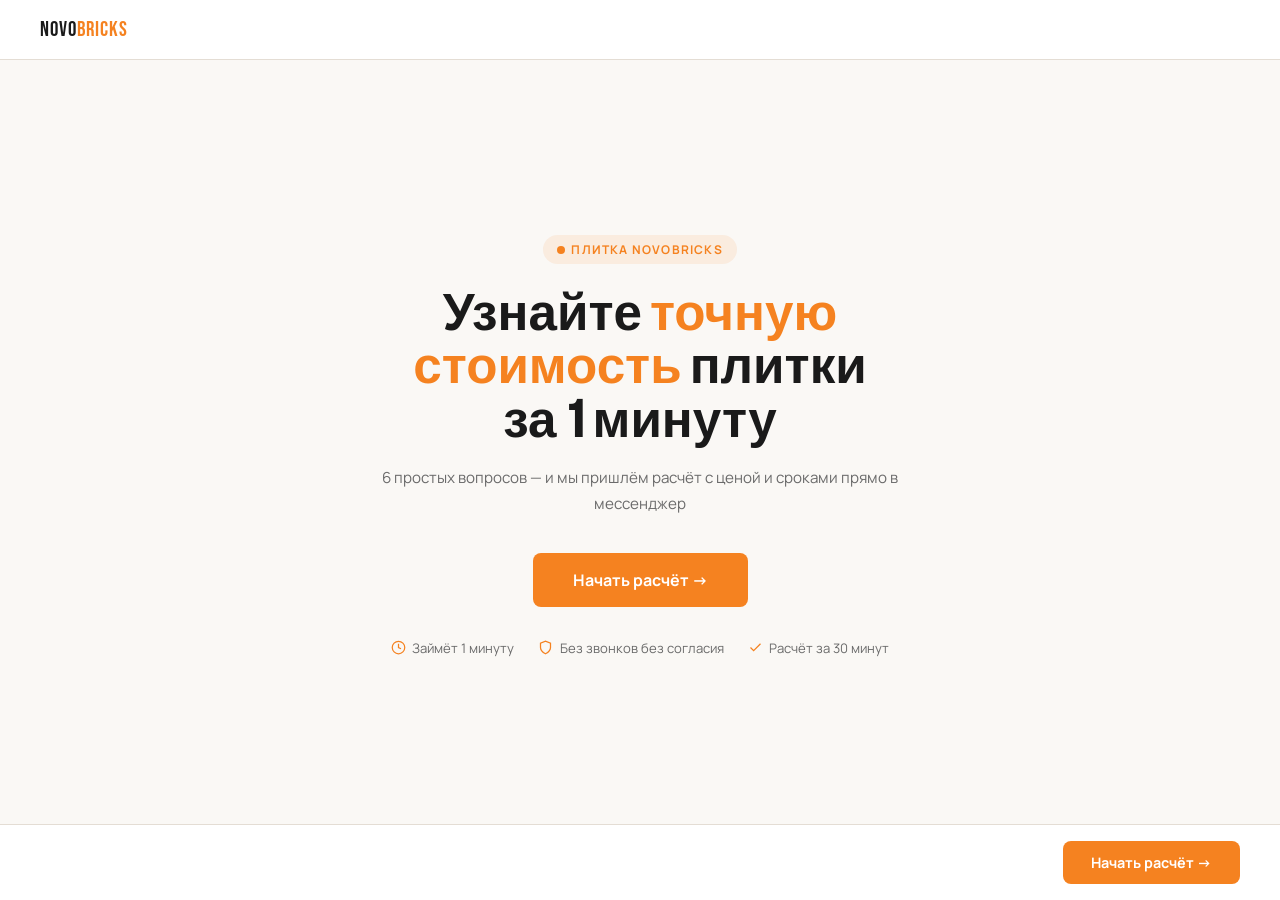
<file: tile-quiz.html>
<!DOCTYPE html>
<html lang="ru">
<head>
  <meta charset="UTF-8">
  <meta name="viewport" content="width=device-width, initial-scale=1.0">
  <title>Расчёт стоимости плитки — NovoBricks</title>
  <meta name="description" content="Подберите тротуарную или облицовочную плитку за 6 вопросов. Получите расчёт стоимости и сроков доставки от производителя NovoBricks в Башкирии." />
  <link rel="preconnect" href="https://fonts.googleapis.com">
  <link rel="preconnect" href="https://fonts.gstatic.com" crossorigin>
  <link href="https://fonts.googleapis.com/css2?family=Bebas+Neue&family=Manrope:wght@400;500;600;700&display=swap" rel="stylesheet">
  <script src="https://telegram.org/js/telegram-web-app.js"></script>
  <style>
    *, *::before, *::after { box-sizing: border-box; margin: 0; padding: 0; }

    :root {
      --orange:    #F58220;
      --orange-dk: #D96E10;
      --dark:      #1A1A1A;
      --gray-mid:  #6B6B6B;
      --gray-light:#F5F3EF;
      --border:    #E4DDD4;
      --white:     #FFFFFF;
      --font-h:    'Bebas Neue', Impact, sans-serif;
      --font-b:    'Manrope', system-ui, sans-serif;
      --ease:      cubic-bezier(0.16, 1, 0.3, 1);
    }

    html, body { height: 100%; overflow-x: hidden; }
    body { font-family: var(--font-b); background: #FAF8F5; color: var(--dark); }

    /* ─── HEADER ─────────────────────────── */
    .qh {
      position: fixed; top: 0; left: 0; right: 0; z-index: 200;
      height: 60px; background: var(--white);
      border-bottom: 1px solid var(--border);
      display: grid;
      grid-template-columns: 140px 1fr 140px;
      align-items: center;
      padding: 0 clamp(1rem, 4vw, 2.5rem);
      gap: 1.5rem;
    }
    .qh__logo {
      font-family: var(--font-h); font-size: 1.3rem;
      letter-spacing: 0.05em; color: var(--dark); text-decoration: none;
    }
    .qh__logo em { font-style: normal; color: var(--orange); }
    .qh__progress { height: 5px; background: #EDE8E0; border-radius: 99px; overflow: hidden; }
    .qh__bar {
      height: 100%; background: var(--orange);
      border-radius: 99px;
      transition: width 0.45s var(--ease); width: 0%;
    }
    .qh__label {
      font-size: 0.78rem; font-weight: 700;
      color: var(--gray-mid); text-align: right; white-space: nowrap;
    }

    /* ─── MAIN ───────────────────────────── */
    .qmain {
      min-height: 100vh;
      padding: 76px 0 84px;
      display: flex; align-items: center; justify-content: center;
    }

    /* ─── SCREENS ────────────────────────── */
    .qs {
      display: none; width: 100%;
      max-width: 680px; margin: 0 auto;
      padding: 2rem clamp(1rem, 4vw, 2rem);
    }
    .qs.active { display: block; }

    @keyframes inR  { from { opacity:0; transform:translateX(52px); } to { opacity:1; transform:none; } }
    @keyframes inL  { from { opacity:0; transform:translateX(-52px); } to { opacity:1; transform:none; } }
    @keyframes outL { from { opacity:1; transform:none; } to { opacity:0; transform:translateX(-52px); } }
    @keyframes outR { from { opacity:1; transform:none; } to { opacity:0; transform:translateX(52px); } }

    .qs.anim-in-r  { animation: inR  0.34s var(--ease) both; }
    .qs.anim-in-l  { animation: inL  0.34s var(--ease) both; }
    .qs.anim-out-l { animation: outL 0.22s ease-in both; }
    .qs.anim-out-r { animation: outR 0.22s ease-in both; }

    /* ─── WELCOME ────────────────────────── */
    .qw { text-align: center; max-width: 520px; margin: 0 auto; }
    .qw__tag {
      display: inline-flex; align-items: center; gap: 0.4rem;
      background: rgba(245,130,32,0.10); color: var(--orange);
      font-size: 0.75rem; font-weight: 700;
      text-transform: uppercase; letter-spacing: 0.1em;
      padding: 0.35rem 0.9rem; border-radius: 99px; margin-bottom: 1.5rem;
    }
    .qw__h1 { font-family: var(--font-h); font-size: clamp(2rem, 5vw, 3.2rem); line-height: 1.05; margin-bottom: 1rem; }
    .qw__h1 em { font-style: normal; color: var(--orange); }
    .qw__sub { color: var(--gray-mid); font-size: 0.95rem; line-height: 1.7; margin-bottom: 2.25rem; }
    .qw__facts { display: flex; justify-content: center; gap: 1.5rem; flex-wrap: wrap; margin-top: 2rem; }
    .qw__fact { display: flex; align-items: center; gap: 0.4rem; font-size: 0.82rem; color: var(--gray-mid); }
    .qw__fact svg { color: var(--orange); flex-shrink: 0; }

    /* ─── QUESTION TITLE ─────────────────── */
    .qq__hint {
      font-size: 0.78rem; font-weight: 700;
      text-transform: uppercase; letter-spacing: 0.08em;
      color: var(--orange); margin-bottom: 0.5rem;
    }
    .qq__title { font-family: var(--font-h); font-size: clamp(1.6rem, 3.5vw, 2.3rem); line-height: 1.1; margin-bottom: 1.5rem; }
    .qq__sub { font-size: 0.875rem; color: var(--gray-mid); margin-top: -0.75rem; margin-bottom: 1.25rem; }

    /* ─── OPTION CARDS ───────────────────── */
    .qopts { display: grid; gap: 0.65rem; }
    .qopts--2 { grid-template-columns: 1fr 1fr; }

    .qopt {
      background: var(--white); border: 2px solid var(--border); border-radius: 12px;
      padding: 0.875rem 1.1rem; cursor: pointer;
      display: flex; align-items: center; gap: 0.875rem;
      font-family: var(--font-b); font-size: 0.92rem; font-weight: 500;
      color: var(--dark); text-align: left;
      transition: border-color .15s, background .15s, transform .15s, box-shadow .15s;
      user-select: none; -webkit-user-select: none;
    }
    .qopt:hover { border-color: var(--orange); transform: translateY(-2px); box-shadow: 0 4px 16px rgba(245,130,32,0.12); }
    .qopt.sel { border-color: var(--orange); background: rgba(245,130,32,0.06); }

    .qopt__ico {
      width: 38px; height: 38px; background: var(--gray-light);
      border-radius: 8px; display: flex; align-items: center; justify-content: center;
      flex-shrink: 0; color: var(--gray-mid);
      transition: background .15s, color .15s;
    }
    .qopt.sel .qopt__ico { background: var(--orange); color: var(--white); }
    .qopt__dot {
      width: 20px; height: 20px; border: 2px solid var(--border); border-radius: 50%;
      margin-left: auto; flex-shrink: 0;
      display: flex; align-items: center; justify-content: center;
      transition: border-color .15s, background .15s;
    }
    .qopt.sel .qopt__dot { background: var(--orange); border-color: var(--orange); }
    .qopt.sel .qopt__dot::after { content: ''; width: 6px; height: 6px; background: var(--white); border-radius: 50%; }
    .qopt__label { flex: 1; }
    .qopt__label small { display: block; color: #999; font-size: 0.78rem; margin-top: 1px; }

    /* ─── SHAPE CARDS ────────────────────── */
    .qshapes { display: grid; grid-template-columns: repeat(4, 1fr); gap: 0.65rem; }
    .qshape {
      background: var(--white); border: 2px solid var(--border); border-radius: 12px;
      padding: 0.875rem 0.6rem; cursor: pointer;
      display: flex; flex-direction: column; align-items: center; gap: 0.5rem;
      transition: border-color .15s, transform .15s;
      user-select: none; -webkit-user-select: none; text-align: center;
    }
    .qshape:hover { border-color: var(--orange); transform: translateY(-2px); }
    .qshape.sel { border-color: var(--orange); background: rgba(245,130,32,0.06); }
    .qshape__ico {
      width: 44px; height: 44px; display: flex; align-items: center; justify-content: center;
      color: var(--gray-mid); transition: color .15s;
    }
    .qshape.sel .qshape__ico { color: var(--orange); }
    .qshape__name { font-size: 0.78rem; font-weight: 600; color: var(--dark); }
    .qshape--wide { grid-column: span 2; flex-direction: row; gap: 0.75rem; }
    .qshape--wide .qshape__ico { flex-shrink: 0; }

    /* ─── COLOR SWATCHES ─────────────────── */
    .qcolors { display: grid; grid-template-columns: repeat(4, 1fr); gap: 0.65rem; }
    .qclr {
      background: var(--white); border: 2px solid var(--border); border-radius: 12px;
      padding: 0.75rem 0.6rem; cursor: pointer;
      display: flex; flex-direction: column; align-items: center; gap: 0.45rem;
      transition: border-color .15s, transform .15s;
      user-select: none; -webkit-user-select: none;
    }
    .qclr:hover { border-color: var(--orange); transform: translateY(-2px); }
    .qclr.sel { border-color: var(--orange); background: rgba(245,130,32,0.05); }
    .qclr__swatch {
      width: 100%; aspect-ratio: 1; border-radius: 8px;
      border: 1px solid rgba(0,0,0,0.09); position: relative;
    }
    .qclr.sel .qclr__swatch::after {
      content: ''; position: absolute; inset: 0;
      border-radius: 7px; border: 2.5px solid var(--orange);
      background: rgba(245,130,32,0.15);
    }
    .qclr__name { font-size: 0.78rem; font-weight: 600; color: var(--dark); text-align: center; }
    .qclr--any { grid-column: span 2; flex-direction: row; justify-content: center; gap: 0.6rem; }
    .qclr--any .qclr__swatch { width: 28px; height: 28px; aspect-ratio: unset; flex-shrink: 0; }
    .qclr__count { font-size: 0.78rem; color: var(--orange); font-weight: 700; margin-top: 0.75rem; min-height: 1.1em; }

    /* ─── CONTACT FORM ───────────────────── */
    .qform { display: flex; flex-direction: column; gap: 1rem; }
    .qfield__label {
      display: block; font-size: 0.75rem; font-weight: 700;
      text-transform: uppercase; letter-spacing: 0.07em; color: var(--gray-mid); margin-bottom: 0.4rem;
    }
    .qinput {
      width: 100%; padding: 1rem 1.25rem;
      border: 2px solid var(--border); border-radius: 12px;
      font-family: var(--font-b); font-size: 1rem;
      color: var(--dark); background: var(--white); outline: none;
      transition: border-color .15s;
    }
    .qinput:focus { border-color: var(--orange); box-shadow: 0 0 0 3px rgba(245,130,32,0.10); }
    .qinput::placeholder { color: #BBB; }
    .qradios { display: flex; gap: 0.5rem; flex-wrap: wrap; }
    .qradio {
      position: relative; display: flex; align-items: center; gap: 0.4rem;
      padding: 0.5rem 1.1rem; border: 2px solid var(--border); border-radius: 99px;
      cursor: pointer; font-size: 0.875rem; font-weight: 500;
      transition: border-color .15s, background .15s, color .15s;
    }
    .qradio input { position: absolute; opacity: 0; width: 0; height: 0; }
    .qradio:has(input:checked) { border-color: var(--orange); background: rgba(245,130,32,0.07); color: var(--orange); }

    /* ─── THANK YOU ──────────────────────── */
    .qthanks { text-align: center; }
    .qthanks__circle {
      width: 76px; height: 76px; background: rgba(245,130,32,0.10); border-radius: 50%;
      display: flex; align-items: center; justify-content: center;
      margin: 0 auto 1.5rem; color: var(--orange);
    }
    .qthanks__h2 { font-family: var(--font-h); font-size: clamp(1.8rem, 4vw, 2.8rem); margin-bottom: 0.75rem; }
    .qthanks__sub { color: var(--gray-mid); font-size: 0.95rem; line-height: 1.7; margin-bottom: 2rem; }
    .qgallery { display: grid; grid-template-columns: repeat(3, 1fr); gap: 0.65rem; margin-bottom: 2rem; }
    .qgallery__item { aspect-ratio: 4/3; border-radius: 10px; background: var(--dark) center/cover no-repeat; }

    /* ─── FOOTER NAV ─────────────────────── */
    .qfooter {
      position: fixed; bottom: 0; left: 0; right: 0; z-index: 200;
      background: var(--white); border-top: 1px solid var(--border);
      padding: 0.875rem clamp(1rem, 4vw, 2.5rem);
      display: flex; align-items: center; justify-content: space-between; gap: 1rem;
    }
    .qfooter.hide { display: none; }
    .qbtn {
      font-family: var(--font-b); font-size: 0.9rem; font-weight: 700;
      padding: 0.75rem 1.75rem; border-radius: 8px; border: none;
      cursor: pointer;
      transition: background .15s, transform .12s, opacity .15s, border-color .15s;
      outline: none;
    }
    .qbtn--primary { background: var(--orange); color: var(--white); }
    .qbtn--primary:hover:not(:disabled) { background: var(--orange-dk); transform: translateY(-1px); }
    .qbtn--primary:disabled { background: #E0D5C8; color: #B09070; cursor: not-allowed; }
    .qbtn--ghost { background: transparent; color: var(--gray-mid); border: 2px solid var(--border); }
    .qbtn--ghost:hover { border-color: var(--dark); color: var(--dark); }
    .qbtn--ghost.inv { visibility: hidden; }
    .qbtn--lg { padding: 1rem 2.5rem; font-size: 1rem; }

    /* ─── RESPONSIVE ─────────────────────── */
    @media (max-width: 580px) {
      .qh { grid-template-columns: 1fr auto; }
      .qh__progress { display: none; }
      .qopts--2 { grid-template-columns: 1fr; }
      .qshapes { grid-template-columns: repeat(2, 1fr); }
      .qshape--wide { grid-column: span 2; }
      .qcolors { grid-template-columns: repeat(3, 1fr); }
      .qclr--any { grid-column: span 3; }
      .qgallery { grid-template-columns: repeat(2, 1fr); }
    }
  </style>
</head>
<body>

<!-- ──────────── HEADER ──────────── -->
<header class="qh" id="qHeader" role="banner">
  <a href="index.html" class="qh__logo">NOVO<em>BRICKS</em></a>
  <div class="qh__progress" id="qProgress" style="visibility:hidden" role="progressbar" aria-valuemin="0" aria-valuemax="100">
    <div class="qh__bar" id="qBar"></div>
  </div>
  <span class="qh__label" id="qLabel" aria-live="polite"></span>
</header>

<!-- ──────────── SCREENS ──────────── -->
<main class="qmain">

  <!-- 0 · ПРИВЕТСТВИЕ ─────────────── -->
  <div class="qs active" id="s0">
    <div class="qw">
      <div class="qw__tag">
        <svg width="8" height="8" viewBox="0 0 8 8" fill="currentColor"><circle cx="4" cy="4" r="4"/></svg>
        Плитка NovoBricks
      </div>
      <h1 class="qw__h1">Узнайте <em>точную стоимость</em> плитки за&nbsp;1&nbsp;минуту</h1>
      <p class="qw__sub">6 простых вопросов — и мы пришлём расчёт с ценой и сроками прямо в мессенджер</p>
      <button class="qbtn qbtn--primary qbtn--lg" onclick="nav(1)">Начать расчёт →</button>
      <div class="qw__facts">
        <span class="qw__fact">
          <svg width="15" height="15" viewBox="0 0 24 24" fill="none" stroke="currentColor" stroke-width="2"><circle cx="12" cy="12" r="10"/><polyline points="12 6 12 12 16 14"/></svg>
          Займёт 1 минуту
        </span>
        <span class="qw__fact">
          <svg width="15" height="15" viewBox="0 0 24 24" fill="none" stroke="currentColor" stroke-width="2"><path d="M12 22s8-4 8-10V5l-8-3-8 3v7c0 6 8 10 8 10z"/></svg>
          Без звонков без согласия
        </span>
        <span class="qw__fact">
          <svg width="15" height="15" viewBox="0 0 24 24" fill="none" stroke="currentColor" stroke-width="2"><polyline points="20 6 9 17 4 12"/></svg>
          Расчёт за 30 минут
        </span>
      </div>
    </div>
  </div>

  <!-- 1 · ТИП ПЛИТКИ ──────────────── -->
  <div class="qs" id="s1">
    <p class="qq__hint">Вопрос 1 из 6</p>
    <h2 class="qq__title">Какая плитка вас интересует?</h2>
    <div class="qopts" data-q="tile_type">
      <button class="qopt" data-v="Тротуарная">
        <span class="qopt__ico">
          <svg width="20" height="20" viewBox="0 0 24 24" fill="none" stroke="currentColor" stroke-width="1.7" stroke-linecap="round">
            <rect x="1" y="3" width="10" height="6" rx="1"/><rect x="13" y="3" width="10" height="6" rx="1"/>
            <rect x="1" y="11" width="5" height="6" rx="1"/><rect x="8" y="11" width="8" height="6" rx="1"/><rect x="18" y="11" width="5" height="6" rx="1"/>
          </svg>
        </span>
        <span class="qopt__label">Тротуарная<small>Для двора, дорожек, парковки</small></span>
        <span class="qopt__dot"></span>
      </button>
      <button class="qopt" data-v="Облицовочная">
        <span class="qopt__ico">
          <svg width="20" height="20" viewBox="0 0 24 24" fill="none" stroke="currentColor" stroke-width="1.7" stroke-linecap="round">
            <rect x="2" y="2" width="9" height="9" rx="1"/><rect x="13" y="2" width="9" height="9" rx="1"/>
            <rect x="2" y="13" width="9" height="9" rx="1"/><rect x="13" y="13" width="9" height="9" rx="1"/>
          </svg>
        </span>
        <span class="qopt__label">Облицовочная<small>Для фасада, цоколя, отделки</small></span>
        <span class="qopt__dot"></span>
      </button>
      <button class="qopt" data-v="Не знаю">
        <span class="qopt__ico">
          <svg width="20" height="20" viewBox="0 0 24 24" fill="none" stroke="currentColor" stroke-width="1.7" stroke-linecap="round"><circle cx="12" cy="12" r="10"/><path d="M9.09 9a3 3 0 0 1 5.83 1c0 2-3 3-3 3"/><line x1="12" y1="17" x2="12.01" y2="17"/></svg>
        </span>
        <span class="qopt__label">Не знаю, нужна помощь</span>
        <span class="qopt__dot"></span>
      </button>
    </div>
  </div>

  <!-- 2 · ГДЕ БУДЕТ (ветвление) ───── -->
  <div class="qs" id="s2">
    <p class="qq__hint" id="s2hint">Вопрос 2 из 6</p>
    <h2 class="qq__title">Где будет использоваться плитка?</h2>

    <!-- Тротуарная -->
    <div class="qopts qopts--2" data-q="location" id="s2paving">
      <button class="qopt" data-v="Двор частного дома">
        <span class="qopt__ico"><svg width="20" height="20" viewBox="0 0 24 24" fill="none" stroke="currentColor" stroke-width="1.7" stroke-linecap="round" stroke-linejoin="round"><path d="M3 9l9-7 9 7v11a2 2 0 0 1-2 2H5a2 2 0 0 1-2-2z"/><polyline points="9 22 9 12 15 12 15 22"/></svg></span>
        <span class="qopt__label">Двор частного дома</span>
        <span class="qopt__dot"></span>
      </button>
      <button class="qopt" data-v="Дорожки в саду">
        <span class="qopt__ico"><svg width="20" height="20" viewBox="0 0 24 24" fill="none" stroke="currentColor" stroke-width="1.7" stroke-linecap="round"><path d="M5 21 C7 14 17 14 19 21"/><path d="M7 15 C9 10 15 10 17 15"/><path d="M10 10 C11 7 13 7 14 10"/></svg></span>
        <span class="qopt__label">Дорожки в саду</span>
        <span class="qopt__dot"></span>
      </button>
      <button class="qopt" data-v="Парковка">
        <span class="qopt__ico"><svg width="20" height="20" viewBox="0 0 24 24" fill="none" stroke="currentColor" stroke-width="1.7" stroke-linecap="round"><rect x="3" y="11" width="18" height="10" rx="1"/><path d="M7 11V7a5 5 0 0 1 10 0v4"/></svg></span>
        <span class="qopt__label">Парковка</span>
        <span class="qopt__dot"></span>
      </button>
      <button class="qopt" data-v="Общественное место">
        <span class="qopt__ico"><svg width="20" height="20" viewBox="0 0 24 24" fill="none" stroke="currentColor" stroke-width="1.7" stroke-linecap="round"><path d="M17 21v-2a4 4 0 0 0-4-4H5a4 4 0 0 0-4 4v2"/><circle cx="9" cy="7" r="4"/><path d="M23 21v-2a4 4 0 0 0-3-3.87"/><path d="M16 3.13a4 4 0 0 1 0 7.75"/></svg></span>
        <span class="qopt__label">Общественное место</span>
        <span class="qopt__dot"></span>
      </button>
    </div>

    <!-- Облицовочная -->
    <div class="qopts qopts--2" data-q="location" id="s2cladding" style="display:none">
      <button class="qopt" data-v="Фасад дома">
        <span class="qopt__ico"><svg width="20" height="20" viewBox="0 0 24 24" fill="none" stroke="currentColor" stroke-width="1.7" stroke-linecap="round" stroke-linejoin="round"><path d="M3 9l9-7 9 7v11a2 2 0 0 1-2 2H5a2 2 0 0 1-2-2z"/></svg></span>
        <span class="qopt__label">Фасад дома</span>
        <span class="qopt__dot"></span>
      </button>
      <button class="qopt" data-v="Цоколь">
        <span class="qopt__ico"><svg width="20" height="20" viewBox="0 0 24 24" fill="none" stroke="currentColor" stroke-width="1.7" stroke-linecap="round"><rect x="2" y="14" width="20" height="8" rx="1"/><line x1="2" y1="14" x2="22" y2="14"/><rect x="4" y="6" width="16" height="8" rx="1"/></svg></span>
        <span class="qopt__label">Цоколь</span>
        <span class="qopt__dot"></span>
      </button>
      <button class="qopt" data-v="Внутренняя отделка">
        <span class="qopt__ico"><svg width="20" height="20" viewBox="0 0 24 24" fill="none" stroke="currentColor" stroke-width="1.7" stroke-linecap="round"><rect x="3" y="3" width="18" height="18" rx="1"/><line x1="3" y1="9" x2="21" y2="9"/><line x1="3" y1="15" x2="21" y2="15"/><line x1="9" y1="3" x2="9" y2="21"/><line x1="15" y1="3" x2="15" y2="21"/></svg></span>
        <span class="qopt__label">Внутренняя отделка</span>
        <span class="qopt__dot"></span>
      </button>
      <button class="qopt" data-v="Забор">
        <span class="qopt__ico"><svg width="20" height="20" viewBox="0 0 24 24" fill="none" stroke="currentColor" stroke-width="1.7" stroke-linecap="round"><line x1="3" y1="6" x2="21" y2="6"/><line x1="3" y1="12" x2="21" y2="12"/><line x1="3" y1="18" x2="21" y2="18"/><line x1="6" y1="3" x2="6" y2="21"/><line x1="18" y1="3" x2="18" y2="21"/></svg></span>
        <span class="qopt__label">Забор</span>
        <span class="qopt__dot"></span>
      </button>
    </div>
  </div>

  <!-- 3 · ПЛОЩАДЬ ─────────────────── -->
  <div class="qs" id="s3">
    <p class="qq__hint" id="s3hint">Вопрос 3 из 6</p>
    <h2 class="qq__title">Какая примерная площадь?</h2>
    <div class="qopts" data-q="area">
      <button class="qopt" data-v="До 30 м²">
        <span class="qopt__ico"><svg width="20" height="20" viewBox="0 0 24 24" fill="none" stroke="currentColor" stroke-width="1.7" stroke-linecap="round"><rect x="8" y="8" width="8" height="8" rx="1"/><rect x="3" y="3" width="18" height="18" rx="1" stroke-dasharray="3 2"/></svg></span>
        <span class="qopt__label">До 30 м²<small>Небольшая дорожка, лоджия</small></span>
        <span class="qopt__dot"></span>
      </button>
      <button class="qopt" data-v="30–100 м²">
        <span class="qopt__ico"><svg width="20" height="20" viewBox="0 0 24 24" fill="none" stroke="currentColor" stroke-width="1.7" stroke-linecap="round"><rect x="4" y="4" width="16" height="16" rx="1"/><rect x="2" y="2" width="20" height="20" rx="1" stroke-dasharray="3 2"/></svg></span>
        <span class="qopt__label">30–100 м²<small>Двор, терраса, фасад дачи</small></span>
        <span class="qopt__dot"></span>
      </button>
      <button class="qopt" data-v="100–300 м²">
        <span class="qopt__ico"><svg width="20" height="20" viewBox="0 0 24 24" fill="none" stroke="currentColor" stroke-width="1.7" stroke-linecap="round"><rect x="2" y="2" width="20" height="20" rx="1"/></svg></span>
        <span class="qopt__label">100–300 м²<small>Большой двор, фасад дома</small></span>
        <span class="qopt__dot"></span>
      </button>
      <button class="qopt" data-v="Больше 300 м²">
        <span class="qopt__ico"><svg width="20" height="20" viewBox="0 0 24 24" fill="none" stroke="currentColor" stroke-width="1.7" stroke-linecap="round"><rect x="2" y="2" width="20" height="20" rx="1"/><line x1="12" y1="2" x2="12" y2="22"/><line x1="2" y1="12" x2="22" y2="12"/></svg></span>
        <span class="qopt__label">Больше 300 м²<small>Коммерческий объект</small></span>
        <span class="qopt__dot"></span>
      </button>
      <button class="qopt" data-v="Не знаю">
        <span class="qopt__ico"><svg width="20" height="20" viewBox="0 0 24 24" fill="none" stroke="currentColor" stroke-width="1.7" stroke-linecap="round"><circle cx="12" cy="12" r="10"/><path d="M9.09 9a3 3 0 0 1 5.83 1c0 2-3 3-3 3"/><line x1="12" y1="17" x2="12.01" y2="17"/></svg></span>
        <span class="qopt__label">Не знаю, помогите рассчитать</span>
        <span class="qopt__dot"></span>
      </button>
    </div>
  </div>

  <!-- 4 · ФОРМА ───────────────────── -->
  <div class="qs" id="s4">
    <p class="qq__hint" id="s4hint">Вопрос 4 из 6</p>
    <h2 class="qq__title">Какая форма нравится?</h2>
    <div class="qshapes" data-q="shape">
      <button class="qshape" data-v="Брусчатка">
        <span class="qshape__ico">
          <svg width="44" height="44" viewBox="0 0 44 44" fill="none" stroke="currentColor" stroke-width="1.5" stroke-linecap="round">
            <rect x="2" y="4" width="18" height="10" rx="1.5"/><rect x="24" y="4" width="18" height="10" rx="1.5"/>
            <rect x="2" y="18" width="9" height="10" rx="1.5"/><rect x="14" y="18" width="16" height="10" rx="1.5"/><rect x="33" y="18" width="9" height="10" rx="1.5"/>
            <rect x="2" y="32" width="18" height="10" rx="1.5"/><rect x="24" y="32" width="18" height="10" rx="1.5"/>
          </svg>
        </span>
        <span class="qshape__name">Брусчатка</span>
      </button>
      <button class="qshape" data-v="Английский булыжник">
        <span class="qshape__ico">
          <svg width="44" height="44" viewBox="0 0 44 44" fill="none" stroke="currentColor" stroke-width="1.5">
            <ellipse cx="13" cy="13" rx="9" ry="7"/><ellipse cx="31" cy="13" rx="9" ry="7"/>
            <ellipse cx="9" cy="31" rx="7" ry="9"/><ellipse cx="22" cy="32" rx="7" ry="9"/><ellipse cx="35" cy="31" rx="7" ry="9"/>
          </svg>
        </span>
        <span class="qshape__name">Булыжник</span>
      </button>
      <button class="qshape" data-v="Мегаформат">
        <span class="qshape__ico">
          <svg width="44" height="44" viewBox="0 0 44 44" fill="none" stroke="currentColor" stroke-width="1.5" stroke-linecap="round">
            <rect x="3" y="3" width="38" height="38" rx="2"/>
          </svg>
        </span>
        <span class="qshape__name">Мегаформат</span>
      </button>
      <button class="qshape" data-v="Мультиформат">
        <span class="qshape__ico">
          <svg width="44" height="44" viewBox="0 0 44 44" fill="none" stroke="currentColor" stroke-width="1.5" stroke-linecap="round">
            <rect x="2" y="2" width="20" height="20" rx="1.5"/><rect x="25" y="2" width="17" height="8" rx="1.5"/>
            <rect x="25" y="13" width="17" height="9" rx="1.5"/>
            <rect x="2" y="25" width="10" height="17" rx="1.5"/><rect x="15" y="25" width="27" height="17" rx="1.5"/>
          </svg>
        </span>
        <span class="qshape__name">Мультиформат</span>
      </button>
      <button class="qshape" data-v="Волна">
        <span class="qshape__ico">
          <svg width="44" height="44" viewBox="0 0 44 44" fill="none" stroke="currentColor" stroke-width="1.5" stroke-linecap="round">
            <path d="M2 13 C8 6 14 6 22 13 C30 20 36 20 42 13"/>
            <path d="M2 22 C8 15 14 15 22 22 C30 29 36 29 42 22"/>
            <path d="M2 31 C8 24 14 24 22 31 C30 38 36 38 42 31"/>
          </svg>
        </span>
        <span class="qshape__name">Волна</span>
      </button>
      <button class="qshape" data-v="Старый город">
        <span class="qshape__ico">
          <svg width="44" height="44" viewBox="0 0 44 44" fill="none" stroke="currentColor" stroke-width="1.5" stroke-linecap="round" stroke-linejoin="round">
            <path d="M22 40 L4 22 A18 18 0 0 1 22 4 A18 18 0 0 1 40 22 Z"/>
            <line x1="22" y1="40" x2="22" y2="4"/>
            <line x1="22" y1="40" x2="4" y2="22"/>
            <line x1="22" y1="40" x2="40" y2="22"/>
          </svg>
        </span>
        <span class="qshape__name">Старый город</span>
      </button>
      <button class="qshape qshape--wide" data-v="Не выбрал">
        <span class="qshape__ico">
          <svg width="32" height="32" viewBox="0 0 24 24" fill="none" stroke="currentColor" stroke-width="1.7" stroke-linecap="round"><circle cx="12" cy="12" r="10"/><path d="M9.09 9a3 3 0 0 1 5.83 1c0 2-3 3-3 3"/><line x1="12" y1="17" x2="12.01" y2="17"/></svg>
        </span>
        <span class="qshape__name">Помогите выбрать</span>
      </button>
    </div>
  </div>

  <!-- 5 · ЦВЕТ (мультивыбор) ────────── -->
  <div class="qs" id="s5">
    <p class="qq__hint" id="s5hint">Вопрос 5 из 6</p>
    <h2 class="qq__title">Какой цвет нравится?</h2>
    <p class="qq__sub">Можно выбрать несколько вариантов</p>
    <div class="qcolors" data-q="color" data-multi="1">
      <button class="qclr" data-v="Серый"><div class="qclr__swatch" style="background:#9CA3AF"></div><span class="qclr__name">Серый</span></button>
      <button class="qclr" data-v="Красный"><div class="qclr__swatch" style="background:#A93226"></div><span class="qclr__name">Красный</span></button>
      <button class="qclr" data-v="Бежевый"><div class="qclr__swatch" style="background:#D4B896"></div><span class="qclr__name">Бежевый</span></button>
      <button class="qclr" data-v="Коричневый"><div class="qclr__swatch" style="background:#7C5230"></div><span class="qclr__name">Коричневый</span></button>
      <button class="qclr" data-v="Чёрный"><div class="qclr__swatch" style="background:#1F1F1F"></div><span class="qclr__name">Чёрный</span></button>
      <button class="qclr" data-v="Белый"><div class="qclr__swatch" style="background:#F5EFE6; border-color:#CCC;"></div><span class="qclr__name">Белый</span></button>
      <button class="qclr" data-v="Жёлтый"><div class="qclr__swatch" style="background:#C8960C"></div><span class="qclr__name">Жёлтый</span></button>
      <button class="qclr qclr--any" data-v="Ещё не выбрал">
        <div class="qclr__swatch" style="background:linear-gradient(135deg,#F5EFE6 0%,#9CA3AF 40%,#A93226 70%,#7C5230 100%);"></div>
        <span class="qclr__name">Ещё не выбрал</span>
      </button>
    </div>
    <div class="qclr__count" id="colorCount"></div>
  </div>

  <!-- 6 · СРОКИ ──────────────────── -->
  <div class="qs" id="s6">
    <p class="qq__hint" id="s6hint">Вопрос 6 из 6</p>
    <h2 class="qq__title">Когда нужна плитка?</h2>
    <div class="qopts qopts--2" data-q="timeline">
      <button class="qopt" data-v="Срочно">
        <span class="qopt__ico"><svg width="20" height="20" viewBox="0 0 24 24" fill="none" stroke="currentColor" stroke-width="1.7" stroke-linecap="round" stroke-linejoin="round"><polygon points="13 2 3 14 12 14 11 22 21 10 12 10 13 2"/></svg></span>
        <span class="qopt__label">Срочно</span>
        <span class="qopt__dot"></span>
      </button>
      <button class="qopt" data-v="В этом месяце">
        <span class="qopt__ico"><svg width="20" height="20" viewBox="0 0 24 24" fill="none" stroke="currentColor" stroke-width="1.7" stroke-linecap="round"><rect x="3" y="4" width="18" height="18" rx="2"/><line x1="16" y1="2" x2="16" y2="6"/><line x1="8" y1="2" x2="8" y2="6"/><line x1="3" y1="10" x2="21" y2="10"/></svg></span>
        <span class="qopt__label">В этом месяце</span>
        <span class="qopt__dot"></span>
      </button>
      <button class="qopt" data-v="В этом сезоне">
        <span class="qopt__ico"><svg width="20" height="20" viewBox="0 0 24 24" fill="none" stroke="currentColor" stroke-width="1.7" stroke-linecap="round"><circle cx="12" cy="12" r="5"/><line x1="12" y1="1" x2="12" y2="3"/><line x1="12" y1="21" x2="12" y2="23"/><line x1="4.22" y1="4.22" x2="5.64" y2="5.64"/><line x1="18.36" y1="18.36" x2="19.78" y2="19.78"/><line x1="1" y1="12" x2="3" y2="12"/><line x1="21" y1="12" x2="23" y2="12"/><line x1="4.22" y1="19.78" x2="5.64" y2="18.36"/><line x1="18.36" y1="5.64" x2="19.78" y2="4.22"/></svg></span>
        <span class="qopt__label">В этом сезоне</span>
        <span class="qopt__dot"></span>
      </button>
      <button class="qopt" data-v="Прицениваюсь">
        <span class="qopt__ico"><svg width="20" height="20" viewBox="0 0 24 24" fill="none" stroke="currentColor" stroke-width="1.7" stroke-linecap="round"><circle cx="11" cy="11" r="8"/><line x1="21" y1="21" x2="16.65" y2="16.65"/></svg></span>
        <span class="qopt__label">Прицениваюсь</span>
        <span class="qopt__dot"></span>
      </button>
    </div>
  </div>

  <!-- 7 · КОНТАКТЫ ───────────────── -->
  <div class="qs" id="s7">
    <p class="qq__hint">Последний шаг</p>
    <h2 class="qq__title">Готово! Куда прислать расчёт?</h2>
    <p class="qq__sub">Пришлём цену и сроки в течение 30 минут</p>
    <form class="qform" id="quizForm" onsubmit="submitForm(event)">
      <div class="qfield">
        <label class="qfield__label">Ваше имя</label>
        <input type="text" class="qinput" name="name" placeholder="Как вас зовут?" required autocomplete="name">
      </div>
      <div class="qfield">
        <label class="qfield__label">Телефон</label>
        <input type="tel" class="qinput js-phone" name="phone" placeholder="+7 (___) ___-__-__" required autocomplete="tel">
      </div>
      <div class="qfield">
        <label class="qfield__label">Куда удобнее прислать?</label>
        <div class="qradios">
          <label class="qradio"><input type="radio" name="via" value="WhatsApp" checked> WhatsApp</label>
          <label class="qradio"><input type="radio" name="via" value="Telegram"> Telegram</label>
          <label class="qradio"><input type="radio" name="via" value="Звонок"> Позвоните мне</label>
        </div>
      </div>
      <button type="submit" id="hiddenSub" style="display:none"></button>
    </form>
  </div>

  <!-- 8 · СПАСИБО ────────────────── -->
  <div class="qs" id="s8">
    <div class="qthanks">
      <div class="qthanks__circle">
        <svg width="36" height="36" viewBox="0 0 24 24" fill="none" stroke="currentColor" stroke-width="2" stroke-linecap="round" stroke-linejoin="round">
          <path d="M22 11.08V12a10 10 0 1 1-5.93-9.14"/><polyline points="22 4 12 14.01 9 11.01"/>
        </svg>
      </div>
      <h2 class="qthanks__h2">Спасибо! Расчёт готовим.</h2>
      <p class="qthanks__sub">Пришлём результат в течение 30 минут. А пока посмотрите наши готовые объекты:</p>
      <div class="qgallery">
        <div class="qgallery__item" style="background-image:url('images/Портфолио/плитка1.jpg')"></div>
        <div class="qgallery__item" style="background-image:url('images/Портфолио/плитка2.jpg')"></div>
        <div class="qgallery__item" style="background-image:url('images/Портфолио/плитка3.jpg')"></div>
        <div class="qgallery__item" style="background-image:url('images/Портфолио/оплитка1.jpg')"></div>
        <div class="qgallery__item" style="background-image:url('images/Портфолио/оплитка2.jpg')"></div>
        <div class="qgallery__item" style="background-image:url('images/Портфолио/кирпич1.jpg')"></div>
      </div>
      <button class="qbtn qbtn--primary qbtn--lg" onclick="handleThanksBtn()">На главную →</button>
    </div>
  </div>

</main>

<!-- ──────────── FOOTER NAV ──────────── -->
<div class="qfooter" id="qFooter">
  <button class="qbtn qbtn--ghost inv" id="btnBack" onclick="goBack()">← Назад</button>
  <button class="qbtn qbtn--primary" id="btnNext" onclick="goNext()" disabled>Далее →</button>
</div>

<script>
/* ═══════════════════════════════════════════════
   STATE
═══════════════════════════════════════════════ */
let cur  = 0;
const ans  = {};
let busy   = false;

/* ═══════════════════════════════════════════════
   ELEMENTS
═══════════════════════════════════════════════ */
const qBar    = document.getElementById('qBar');
const qProg   = document.getElementById('qProgress');
const qLabel  = document.getElementById('qLabel');
const btnBack = document.getElementById('btnBack');
const btnNext = document.getElementById('btnNext');
const qFooter = document.getElementById('qFooter');

/* ═══════════════════════════════════════════════
   PHONE MASK
═══════════════════════════════════════════════ */
document.querySelectorAll('.js-phone').forEach(el => {
  el.addEventListener('input', e => {
    let v = e.target.value.replace(/\D/g, '');
    if (v.startsWith('7') || v.startsWith('8')) v = v.slice(1);
    v = v.slice(0, 10);
    let out = '+7 ';
    if (v.length > 0) out += '(' + v.slice(0, 3);
    if (v.length >= 3) out += ') ' + v.slice(3, 6);
    if (v.length >= 6) out += '-' + v.slice(6, 8);
    if (v.length >= 8) out += '-' + v.slice(8, 10);
    e.target.value = out;
    syncNext();
  });
});

/* ═══════════════════════════════════════════════
   SCREEN 2 BRANCHING
   Show/hide option sets based on tile_type answer.
   Clear location answer when tile type changes.
═══════════════════════════════════════════════ */
function updateS2() {
  const cladding = ans.tile_type === 'Облицовочная';
  const paving   = document.getElementById('s2paving');
  const clad     = document.getElementById('s2cladding');
  paving.style.display = cladding ? 'none' : '';
  clad.style.display   = cladding ? '' : 'none';

  if (ans._lastTileType !== ans.tile_type) {
    ans._lastTileType = ans.tile_type;
    delete ans.location;
    paving.querySelectorAll('.qopt').forEach(o => o.classList.remove('sel'));
    clad.querySelectorAll('.qopt').forEach(o => o.classList.remove('sel'));
  }
}

/* ═══════════════════════════════════════════════
   STEP COUNTER
   "Не знаю" skips s2 → total 5 steps instead of 6
═══════════════════════════════════════════════ */
function stepInfo(screenIdx) {
  if (ans.tile_type === 'Не знаю') {
    const map = { 1: 1, 3: 2, 4: 3, 5: 4, 6: 5 };
    return { n: map[screenIdx] || screenIdx, total: 5 };
  }
  return { n: screenIdx, total: 6 };
}

/* ═══════════════════════════════════════════════
   NAVIGATION
═══════════════════════════════════════════════ */
function sc(n) { return document.getElementById('s' + n); }

function nav(next, dir) {
  if (dir === undefined) dir = next > cur ? 1 : -1;
  if (busy) return;
  busy = true;
  const outEl = sc(cur);
  const inEl  = sc(next);
  outEl.classList.add(dir > 0 ? 'anim-out-l' : 'anim-out-r');
  setTimeout(() => {
    outEl.classList.remove('active', 'anim-out-l', 'anim-out-r');
    cur = next;
    if (cur === 2) updateS2();
    inEl.classList.add('active', dir > 0 ? 'anim-in-r' : 'anim-in-l');
    updateUI();
    setTimeout(() => {
      inEl.classList.remove('anim-in-r', 'anim-in-l');
      busy = false;
    }, 360);
  }, 230);
}

function goNext() {
  if (cur === 0) { nav(1); return; }
  if (cur === 7) { document.getElementById('hiddenSub').click(); return; }
  if (cur >= 8)  return;
  /* skip s2 when user doesn't know tile type */
  if (cur === 1 && ans.tile_type === 'Не знаю') { nav(3); return; }
  nav(cur + 1);
}

function goBack() {
  if (cur <= 0) return;
  if (cur === 1) { nav(0); return; }
  /* skip back over s2 when it was not shown */
  if (cur === 3 && ans.tile_type === 'Не знаю') { nav(1); return; }
  nav(cur - 1);
}

/* ═══════════════════════════════════════════════
   UI SYNC
═══════════════════════════════════════════════ */
function updateUI() {
  const isThanks  = cur === 8;
  const isContact = cur === 7;
  const isQ       = cur >= 1 && cur <= 6;

  if (isQ) {
    const { n, total } = stepInfo(cur);
    qProg.style.visibility = 'visible';
    qBar.style.width = (n / total * 100) + '%';
    qLabel.textContent = 'Шаг ' + n + ' из ' + total;
    /* refresh hint text on all question screens */
    [2, 3, 4, 5, 6].forEach(si => {
      const hint = document.getElementById('s' + si + 'hint');
      if (hint) {
        const { n: hn, total: ht } = stepInfo(si);
        hint.textContent = 'Вопрос ' + hn + ' из ' + ht;
      }
    });
  } else if (isContact) {
    qProg.style.visibility = 'visible';
    qBar.style.width = '100%';
    qLabel.textContent = 'Последний шаг';
  } else {
    qProg.style.visibility = 'hidden';
    qLabel.textContent = '';
  }

  qFooter.classList.toggle('hide', isThanks);
  btnBack.classList.toggle('inv', cur === 0 || isThanks);

  if (cur === 0)      btnNext.textContent = 'Начать расчёт →';
  else if (cur === 7) btnNext.textContent = 'Получить расчёт →';
  else                btnNext.textContent = 'Далее →';

  syncNext();

  /* Telegram BackButton visibility */
  const _tg = window.Telegram?.WebApp;
  if (_tg?.initData) {
    if (cur > 0 && cur < 8) _tg.BackButton.show(); else _tg.BackButton.hide();
  }
}

function syncNext() {
  if (cur === 0) { btnNext.disabled = false; return; }
  if (cur === 8) { btnNext.disabled = true;  return; }

  if (cur === 5) {
    const c = ans.color;
    btnNext.disabled = !c || c.length === 0;
    return;
  }
  if (cur === 7) {
    const f   = document.getElementById('quizForm');
    const nm  = f?.querySelector('[name="name"]')?.value.trim();
    const ph  = f?.querySelector('[name="phone"]')?.value.replace(/\D/g, '');
    btnNext.disabled = !nm || !ph || ph.length < 10;
    return;
  }
  const keyMap = { 1: 'tile_type', 2: 'location', 3: 'area', 4: 'shape', 6: 'timeline' };
  const key = keyMap[cur];
  btnNext.disabled = key ? !ans[key] : false;
}

/* ═══════════════════════════════════════════════
   SINGLE-SELECT CLICKS (options + shapes)
═══════════════════════════════════════════════ */
document.querySelectorAll('[data-q]:not([data-multi])').forEach(container => {
  const key = container.dataset.q;
  container.querySelectorAll('.qopt, .qshape').forEach(opt => {
    opt.addEventListener('click', () => {
      container.querySelectorAll('.qopt, .qshape').forEach(o => o.classList.remove('sel'));
      opt.classList.add('sel');
      ans[key] = opt.dataset.v;
      syncNext();
      setTimeout(goNext, 360);
    });
  });
});

/* ═══════════════════════════════════════════════
   COLOR MULTI-SELECT
═══════════════════════════════════════════════ */
const colorGrid  = document.querySelector('[data-multi]');
const colorCount = document.getElementById('colorCount');

if (colorGrid) {
  colorGrid.querySelectorAll('.qclr').forEach(card => {
    card.addEventListener('click', () => {
      const isAny = card.dataset.v === 'Ещё не выбрал';
      if (isAny) {
        colorGrid.querySelectorAll('.qclr').forEach(c => c.classList.remove('sel'));
        card.classList.add('sel');
        ans.color = ['Ещё не выбрал'];
      } else {
        const anyCard = colorGrid.querySelector('[data-v="Ещё не выбрал"]');
        if (anyCard) anyCard.classList.remove('sel');
        card.classList.toggle('sel');
        ans.color = [...colorGrid.querySelectorAll('.qclr.sel')].map(c => c.dataset.v);
      }
      const n = ans.color ? ans.color.length : 0;
      colorCount.textContent = (!n || ans.color[0] === 'Ещё не выбрал')
        ? '' : 'Выбрано: ' + n + (n === 1 ? ' цвет' : n < 5 ? ' цвета' : ' цветов');
      syncNext();
    });
  });
}

/* ═══════════════════════════════════════════════
   CONTACT FORM LIVE VALIDATION
═══════════════════════════════════════════════ */
document.getElementById('quizForm')?.querySelectorAll('input:not([type=radio])').forEach(el => {
  el.addEventListener('input', syncNext);
});

/* ═══════════════════════════════════════════════
   TELEGRAM
═══════════════════════════════════════════════ */
const TG_TOKEN   = '8650746508:AAEUc9iDvWD0GdGGcSaHHZFMphuwaaQqT7g';
const TG_CHAT_ID = '490873482';
const TG_API     = `https://api.telegram.org/bot${TG_TOKEN}/sendMessage`;

async function sendToTelegram(text) {
  try {
    await fetch(TG_API, {
      method: 'POST',
      headers: { 'Content-Type': 'application/json' },
      body: JSON.stringify({ chat_id: TG_CHAT_ID, text, parse_mode: 'Markdown' }),
    });
  } catch {}
}

/* ═══════════════════════════════════════════════
   SUBMIT
═══════════════════════════════════════════════ */
async function submitForm(e) {
  e.preventDefault();
  const f = e.target;
  const name  = f.querySelector('[name="name"]').value;
  const phone = f.querySelector('[name="phone"]').value;
  const via   = f.querySelector('[name="via"]:checked')?.value || '';

  let text =
    `🔔 *Заявка из квиза — Плитка*\n\n` +
    `👤 *Имя:* ${name || '—'}\n` +
    `📞 *Телефон:* ${phone || '—'}`;
  if (via) text += `\n📲 *Связь:* ${via}`;

  const labels = {
    tile_type: 'Тип плитки',
    location:  'Место применения',
    area:      'Площадь',
    shape:     'Форма',
    color:     'Цвет',
    timeline:  'Сроки',
  };
  text += `\n\n📝 *Ответы:*`;
  Object.entries(labels).forEach(([key, label]) => {
    const val = ans[key];
    if (val) {
      const v = Array.isArray(val) ? val.join(', ') : val;
      text += `\n• ${label}: ${v}`;
    }
  });

  await sendToTelegram(text);
  nav(8);
  if (window.Telegram?.WebApp?.initData) {
    setTimeout(() => window.Telegram.WebApp.close(), 3000);
  }
}

/* ═══════════════════════════════════════════════
   TELEGRAM MINI-APP
═══════════════════════════════════════════════ */
function handleThanksBtn() {
  const tg = window.Telegram?.WebApp;
  if (tg?.initData) tg.close(); else location.href = 'index.html';
}

(function () {
  const tg = window.Telegram?.WebApp;
  if (!tg?.initData) return;
  tg.ready();
  tg.expand();
  tg.BackButton.onClick(goBack);
  const first = tg.initDataUnsafe?.user?.first_name;
  if (first) {
    const el = document.querySelector('[name="name"]');
    if (el && !el.value) el.value = first;
  }
})();

/* ═══════════════════════════════════════════════
   INIT
═══════════════════════════════════════════════ */
updateUI();
</script>
</body>
</html>
</file>
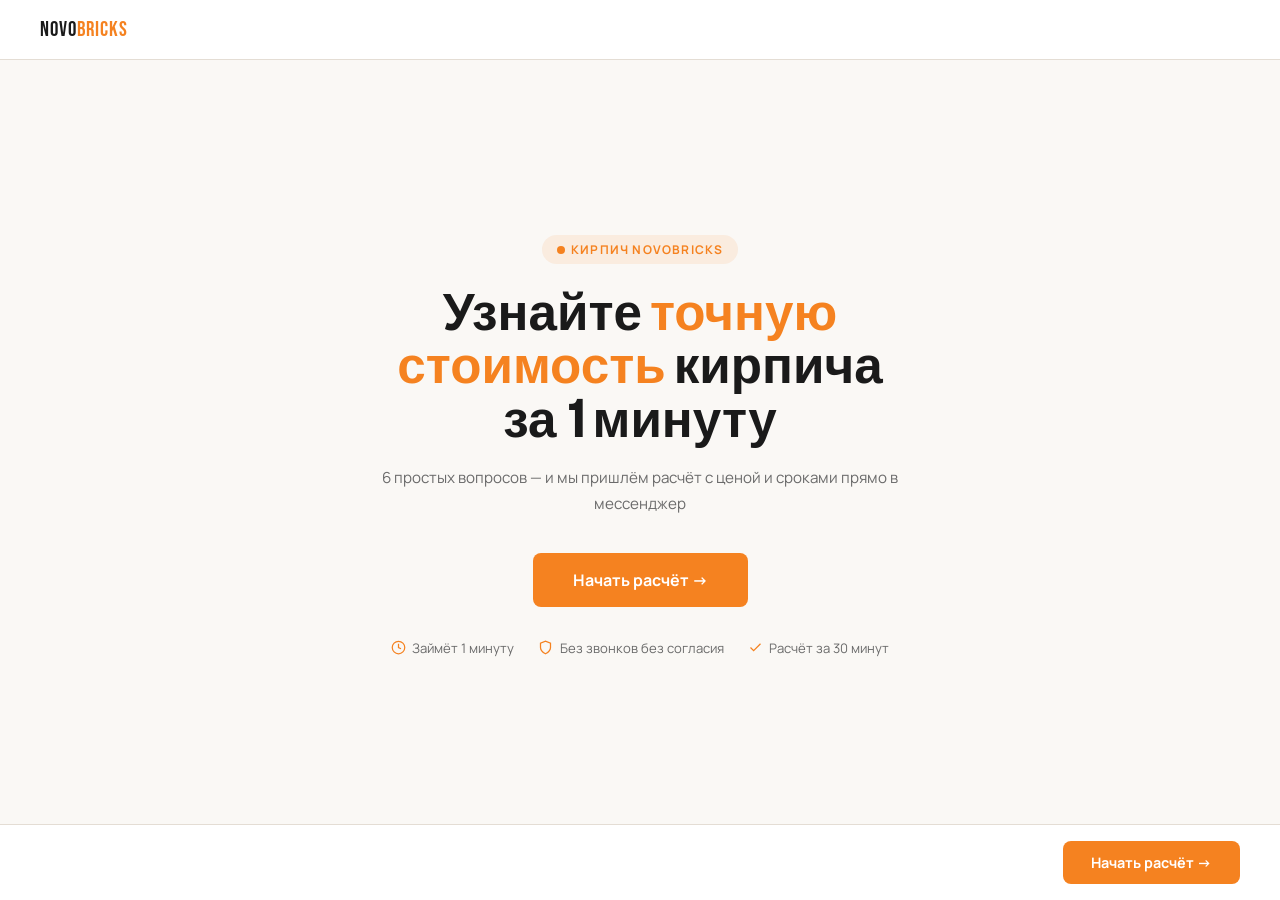
<file: novobricks/brick-quiz.html>
<!DOCTYPE html>
<html lang="ru">
<head>
  <meta charset="UTF-8">
  <meta name="viewport" content="width=device-width, initial-scale=1.0">
  <title>Расчёт стоимости кирпича — NovoBricks</title>
  <meta name="description" content="Подберите облицовочный кирпич за 6 вопросов. Получите расчёт стоимости и сроков доставки от производителя NovoBricks в Башкирии." />
  <link rel="preconnect" href="https://fonts.googleapis.com">
  <link rel="preconnect" href="https://fonts.gstatic.com" crossorigin>
  <link href="https://fonts.googleapis.com/css2?family=Bebas+Neue&family=Manrope:wght@400;500;600;700&display=swap" rel="stylesheet">
  <style>
    *, *::before, *::after { box-sizing: border-box; margin: 0; padding: 0; }

    :root {
      --orange:    #F58220;
      --orange-dk: #D96E10;
      --dark:      #1A1A1A;
      --gray-mid:  #6B6B6B;
      --gray-light:#F5F3EF;
      --border:    #E4DDD4;
      --white:     #FFFFFF;
      --font-h:    'Bebas Neue', Impact, sans-serif;
      --font-b:    'Manrope', system-ui, sans-serif;
      --ease:      cubic-bezier(0.16, 1, 0.3, 1);
    }

    html, body { height: 100%; overflow-x: hidden; }

    body {
      font-family: var(--font-b);
      background: #FAF8F5;
      color: var(--dark);
    }

    /* ─── HEADER ─────────────────────────── */
    .qh {
      position: fixed; top: 0; left: 0; right: 0; z-index: 200;
      height: 60px;
      background: var(--white);
      border-bottom: 1px solid var(--border);
      display: grid;
      grid-template-columns: 140px 1fr 140px;
      align-items: center;
      padding: 0 clamp(1rem, 4vw, 2.5rem);
      gap: 1.5rem;
    }

    .qh__logo {
      font-family: var(--font-h);
      font-size: 1.3rem;
      letter-spacing: 0.05em;
      color: var(--dark);
      text-decoration: none;
    }
    .qh__logo em { font-style: normal; color: var(--orange); }

    .qh__progress {
      height: 5px;
      background: #EDE8E0;
      border-radius: 99px;
      overflow: hidden;
    }
    .qh__bar {
      height: 100%;
      background: var(--orange);
      border-radius: 99px;
      transition: width 0.45s var(--ease);
      width: 0%;
    }

    .qh__label {
      font-size: 0.78rem;
      font-weight: 700;
      color: var(--gray-mid);
      text-align: right;
      white-space: nowrap;
    }

    /* ─── MAIN ───────────────────────────── */
    .qmain {
      min-height: 100vh;
      padding: 76px 0 84px;
      display: flex;
      align-items: center;
      justify-content: center;
    }

    /* ─── SCREENS ────────────────────────── */
    .qs {
      display: none;
      width: 100%;
      max-width: 680px;
      margin: 0 auto;
      padding: 2rem clamp(1rem, 4vw, 2rem);
    }
    .qs.active { display: block; }

    @keyframes inR  { from { opacity:0; transform:translateX(52px); } to { opacity:1; transform:none; } }
    @keyframes inL  { from { opacity:0; transform:translateX(-52px); } to { opacity:1; transform:none; } }
    @keyframes outL { from { opacity:1; transform:none; } to { opacity:0; transform:translateX(-52px); } }
    @keyframes outR { from { opacity:1; transform:none; } to { opacity:0; transform:translateX(52px); } }

    .qs.anim-in-r  { animation: inR  0.34s var(--ease) both; }
    .qs.anim-in-l  { animation: inL  0.34s var(--ease) both; }
    .qs.anim-out-l { animation: outL 0.22s ease-in both; }
    .qs.anim-out-r { animation: outR 0.22s ease-in both; }

    /* ─── WELCOME ────────────────────────── */
    .qw {
      text-align: center;
      max-width: 520px;
      margin: 0 auto;
    }
    .qw__tag {
      display: inline-flex; align-items: center; gap: 0.4rem;
      background: rgba(245,130,32,0.10);
      color: var(--orange);
      font-size: 0.75rem; font-weight: 700;
      text-transform: uppercase; letter-spacing: 0.1em;
      padding: 0.35rem 0.9rem;
      border-radius: 99px;
      margin-bottom: 1.5rem;
    }
    .qw__h1 {
      font-family: var(--font-h);
      font-size: clamp(2rem, 5vw, 3.2rem);
      line-height: 1.05;
      margin-bottom: 1rem;
    }
    .qw__h1 em { font-style:normal; color: var(--orange); }
    .qw__sub {
      color: var(--gray-mid); font-size: 0.95rem;
      line-height: 1.7; margin-bottom: 2.25rem;
    }
    .qw__facts {
      display: flex; justify-content: center;
      gap: 1.5rem; flex-wrap: wrap;
      margin-top: 2rem;
    }
    .qw__fact {
      display: flex; align-items: center; gap: 0.4rem;
      font-size: 0.82rem; color: var(--gray-mid);
    }
    .qw__fact svg { color: var(--orange); flex-shrink: 0; }

    /* ─── QUESTION HEADING ───────────────── */
    .qq__hint {
      font-size: 0.78rem; font-weight: 700;
      text-transform: uppercase; letter-spacing: 0.08em;
      color: var(--orange); margin-bottom: 0.5rem;
    }
    .qq__title {
      font-family: var(--font-h);
      font-size: clamp(1.6rem, 3.5vw, 2.3rem);
      line-height: 1.1;
      margin-bottom: 1.5rem;
    }
    .qq__sub {
      font-size: 0.875rem; color: var(--gray-mid);
      margin-top: -0.75rem; margin-bottom: 1.25rem;
    }

    /* ─── OPTION CARDS ───────────────────── */
    .qopts { display: grid; gap: 0.65rem; }
    .qopts--2 { grid-template-columns: 1fr 1fr; }

    .qopt {
      background: var(--white);
      border: 2px solid var(--border);
      border-radius: 12px;
      padding: 0.875rem 1.1rem;
      cursor: pointer;
      display: flex; align-items: center; gap: 0.875rem;
      font-family: var(--font-b); font-size: 0.92rem; font-weight: 500;
      color: var(--dark); text-align: left;
      transition: border-color .15s, background .15s, transform .15s, box-shadow .15s;
      user-select: none;
      -webkit-user-select: none;
    }
    .qopt:hover {
      border-color: var(--orange);
      transform: translateY(-2px);
      box-shadow: 0 4px 16px rgba(245,130,32,0.12);
    }
    .qopt.sel {
      border-color: var(--orange);
      background: rgba(245,130,32,0.06);
    }

    .qopt__ico {
      width: 38px; height: 38px;
      background: var(--gray-light);
      border-radius: 8px;
      display: flex; align-items: center; justify-content: center;
      flex-shrink: 0;
      color: var(--gray-mid);
      transition: background .15s, color .15s;
    }
    .qopt.sel .qopt__ico { background: var(--orange); color: var(--white); }

    .qopt__dot {
      width: 20px; height: 20px;
      border: 2px solid var(--border);
      border-radius: 50%;
      margin-left: auto; flex-shrink: 0;
      display: flex; align-items: center; justify-content: center;
      transition: border-color .15s, background .15s;
    }
    .qopt.sel .qopt__dot { background: var(--orange); border-color: var(--orange); }
    .qopt.sel .qopt__dot::after {
      content: '';
      width: 6px; height: 6px;
      background: var(--white); border-radius: 50%;
    }

    .qopt__label { flex: 1; }
    .qopt__label small { display:block; color:#999; font-size: 0.78rem; margin-top: 1px; }

    /* ─── COLOR SWATCHES ─────────────────── */
    .qcolors {
      display: grid;
      grid-template-columns: repeat(4, 1fr);
      gap: 0.65rem;
    }

    .qclr {
      background: var(--white);
      border: 2px solid var(--border);
      border-radius: 12px;
      padding: 0.75rem 0.6rem;
      cursor: pointer;
      display: flex; flex-direction: column;
      align-items: center; gap: 0.45rem;
      transition: border-color .15s, transform .15s;
      user-select: none; -webkit-user-select: none;
    }
    .qclr:hover { border-color: var(--orange); transform: translateY(-2px); }
    .qclr.sel { border-color: var(--orange); background: rgba(245,130,32,0.05); }

    .qclr__swatch {
      width: 100%; aspect-ratio: 1;
      border-radius: 8px;
      border: 1px solid rgba(0,0,0,0.09);
      position: relative;
    }
    .qclr.sel .qclr__swatch::after {
      content: '';
      position: absolute; inset: 0;
      border-radius: 7px;
      border: 2.5px solid var(--orange);
      background: rgba(245,130,32,0.15);
    }
    .qclr__name {
      font-size: 0.78rem; font-weight: 600;
      color: var(--dark); text-align: center;
    }
    .qclr--any { grid-column: span 2; flex-direction: row; justify-content: center; gap: 0.6rem; }
    .qclr--any .qclr__swatch { width: 28px; height: 28px; aspect-ratio: unset; flex-shrink: 0; }

    .qclr__count {
      font-size: 0.78rem; color: var(--orange); font-weight: 700;
      margin-top: 0.75rem; min-height: 1.1em;
      transition: opacity .2s;
    }

    /* ─── TEXT INPUT ─────────────────────── */
    .qinput {
      width: 100%;
      padding: 1rem 1.25rem;
      border: 2px solid var(--border);
      border-radius: 12px;
      font-family: var(--font-b); font-size: 1rem;
      color: var(--dark); background: var(--white);
      outline: none;
      transition: border-color .15s;
    }
    .qinput:focus { border-color: var(--orange); box-shadow: 0 0 0 3px rgba(245,130,32,0.10); }
    .qinput::placeholder { color: #BBB; }

    /* ─── CONTACT FORM ───────────────────── */
    .qform { display: flex; flex-direction: column; gap: 1rem; }
    .qfield__label {
      display: block;
      font-size: 0.75rem; font-weight: 700;
      text-transform: uppercase; letter-spacing: 0.07em;
      color: var(--gray-mid); margin-bottom: 0.4rem;
    }

    .qradios { display: flex; gap: 0.5rem; flex-wrap: wrap; }
    .qradio {
      position: relative;
      display: flex; align-items: center; gap: 0.4rem;
      padding: 0.5rem 1.1rem;
      border: 2px solid var(--border); border-radius: 99px;
      cursor: pointer; font-size: 0.875rem; font-weight: 500;
      transition: border-color .15s, background .15s, color .15s;
    }
    .qradio input { position: absolute; opacity: 0; width: 0; height: 0; }
    .qradio:has(input:checked) {
      border-color: var(--orange);
      background: rgba(245,130,32,0.07);
      color: var(--orange);
    }

    /* ─── THANK YOU ──────────────────────── */
    .qthanks { text-align: center; }
    .qthanks__circle {
      width: 76px; height: 76px;
      background: rgba(245,130,32,0.10);
      border-radius: 50%;
      display: flex; align-items: center; justify-content: center;
      margin: 0 auto 1.5rem;
      color: var(--orange);
    }
    .qthanks__h2 {
      font-family: var(--font-h);
      font-size: clamp(1.8rem, 4vw, 2.8rem);
      margin-bottom: 0.75rem;
    }
    .qthanks__sub { color: var(--gray-mid); font-size: 0.95rem; line-height: 1.7; margin-bottom: 2rem; }

    .qgallery {
      display: grid;
      grid-template-columns: repeat(3, 1fr);
      gap: 0.65rem;
      margin-bottom: 2rem;
    }
    .qgallery__item {
      aspect-ratio: 4/3;
      border-radius: 10px;
      background: var(--dark) center/cover no-repeat;
    }

    /* ─── FOOTER NAV ─────────────────────── */
    .qfooter {
      position: fixed; bottom: 0; left: 0; right: 0; z-index: 200;
      background: var(--white);
      border-top: 1px solid var(--border);
      padding: 0.875rem clamp(1rem, 4vw, 2.5rem);
      display: flex; align-items: center;
      justify-content: space-between; gap: 1rem;
    }
    .qfooter.hide { display: none; }

    /* Buttons */
    .qbtn {
      font-family: var(--font-b);
      font-size: 0.9rem; font-weight: 700;
      padding: 0.75rem 1.75rem;
      border-radius: 8px; border: none;
      cursor: pointer;
      transition: background .15s, transform .12s, opacity .15s, border-color .15s;
      outline: none;
    }
    .qbtn--primary { background: var(--orange); color: var(--white); }
    .qbtn--primary:hover:not(:disabled) { background: var(--orange-dk); transform: translateY(-1px); }
    .qbtn--primary:disabled { background: #E0D5C8; color: #B09070; cursor: not-allowed; }
    .qbtn--ghost {
      background: transparent; color: var(--gray-mid);
      border: 2px solid var(--border);
    }
    .qbtn--ghost:hover { border-color: var(--dark); color: var(--dark); }
    .qbtn--ghost.inv { visibility: hidden; }
    .qbtn--lg { padding: 1rem 2.5rem; font-size: 1rem; }

    .qbtn--start {
      font-size: 1rem;
      padding: 1rem 2.5rem;
    }

    /* ─── RESPONSIVE ─────────────────────── */
    @media (max-width: 580px) {
      .qh { grid-template-columns: 1fr auto; }
      .qh__progress { display: none; }
      .qopts--2 { grid-template-columns: 1fr; }
      .qcolors { grid-template-columns: repeat(3, 1fr); }
      .qclr--any { grid-column: span 3; }
      .qgallery { grid-template-columns: repeat(2, 1fr); }
    }
  </style>
</head>
<body>

<!-- ──────────── HEADER ──────────── -->
<header class="qh" id="qHeader" role="banner">
  <a href="index.html" class="qh__logo">NOVO<em>BRICKS</em></a>
  <div class="qh__progress" id="qProgress" style="visibility:hidden" role="progressbar" aria-valuemin="0" aria-valuemax="100">
    <div class="qh__bar" id="qBar"></div>
  </div>
  <span class="qh__label" id="qLabel" aria-live="polite"></span>
</header>

<!-- ──────────── SCREENS ──────────── -->
<main class="qmain">

  <!-- 0 · WELCOME ─────────────────── -->
  <div class="qs active" id="s0">
    <div class="qw">
      <div class="qw__tag">
        <svg width="8" height="8" viewBox="0 0 8 8" fill="currentColor"><circle cx="4" cy="4" r="4"/></svg>
        Кирпич NovoBricks
      </div>
      <h1 class="qw__h1">Узнайте <em>точную стоимость</em> кирпича за&nbsp;1&nbsp;минуту</h1>
      <p class="qw__sub">6 простых вопросов — и мы пришлём расчёт с ценой и сроками прямо в мессенджер</p>
      <button class="qbtn qbtn--primary qbtn--start" onclick="nav(1)">Начать расчёт →</button>
      <div class="qw__facts">
        <span class="qw__fact">
          <svg width="15" height="15" viewBox="0 0 24 24" fill="none" stroke="currentColor" stroke-width="2"><circle cx="12" cy="12" r="10"/><polyline points="12 6 12 12 16 14"/></svg>
          Займёт 1 минуту
        </span>
        <span class="qw__fact">
          <svg width="15" height="15" viewBox="0 0 24 24" fill="none" stroke="currentColor" stroke-width="2"><path d="M12 22s8-4 8-10V5l-8-3-8 3v7c0 6 8 10 8 10z"/></svg>
          Без звонков без согласия
        </span>
        <span class="qw__fact">
          <svg width="15" height="15" viewBox="0 0 24 24" fill="none" stroke="currentColor" stroke-width="2"><polyline points="20 6 9 17 4 12"/></svg>
          Расчёт за 30 минут
        </span>
      </div>
    </div>
  </div>

  <!-- 1 · ТИП ОБЪЕКТА ──────────────── -->
  <div class="qs" id="s1">
    <p class="qq__hint">Вопрос 1 из 6</p>
    <h2 class="qq__title">Для какого объекта рассчитываем кирпич?</h2>
    <div class="qopts qopts--2" data-q="object">
      <button class="qopt" data-v="Частный дом">
        <span class="qopt__ico"><svg width="20" height="20" viewBox="0 0 24 24" fill="none" stroke="currentColor" stroke-width="1.8" stroke-linecap="round" stroke-linejoin="round"><path d="M3 9l9-7 9 7v11a2 2 0 0 1-2 2H5a2 2 0 0 1-2-2z"/><polyline points="9 22 9 12 15 12 15 22"/></svg></span>
        <span class="qopt__label">Частный дом</span>
        <span class="qopt__dot"></span>
      </button>
      <button class="qopt" data-v="Дача">
        <span class="qopt__ico"><svg width="20" height="20" viewBox="0 0 24 24" fill="none" stroke="currentColor" stroke-width="1.8" stroke-linecap="round" stroke-linejoin="round"><path d="M3 12l2-2m0 0l7-7 7 7M5 10v10a1 1 0 001 1h3m10-11l2 2m-2-2v10a1 1 0 01-1 1h-3m-6 0a1 1 0 001-1v-4a1 1 0 011-1h2a1 1 0 011 1v4a1 1 0 001 1m-6 0h6"/></svg></span>
        <span class="qopt__label">Дача</span>
        <span class="qopt__dot"></span>
      </button>
      <button class="qopt" data-v="Забор / ограждение">
        <span class="qopt__ico"><svg width="20" height="20" viewBox="0 0 24 24" fill="none" stroke="currentColor" stroke-width="1.8" stroke-linecap="round"><line x1="3" y1="6" x2="21" y2="6"/><line x1="3" y1="12" x2="21" y2="12"/><line x1="3" y1="18" x2="21" y2="18"/><line x1="6" y1="3" x2="6" y2="21"/><line x1="18" y1="3" x2="18" y2="21"/></svg></span>
        <span class="qopt__label">Забор / ограждение</span>
        <span class="qopt__dot"></span>
      </button>
      <button class="qopt" data-v="Другое">
        <span class="qopt__ico"><svg width="20" height="20" viewBox="0 0 24 24" fill="none" stroke="currentColor" stroke-width="1.8" stroke-linecap="round"><circle cx="12" cy="12" r="10"/><line x1="12" y1="8" x2="12" y2="12"/><line x1="12" y1="16" x2="12.01" y2="16"/></svg></span>
        <span class="qopt__label">Другое</span>
        <span class="qopt__dot"></span>
      </button>
    </div>
  </div>

  <!-- 2 · ОБЪЁМ ────────────────────── -->
  <div class="qs" id="s2">
    <p class="qq__hint">Вопрос 2 из 6</p>
    <h2 class="qq__title">Какой примерно объём вам нужен?</h2>
    <div class="qopts" data-q="volume">
      <button class="qopt" data-v="До 5 000 штук">
        <span class="qopt__ico"><svg width="20" height="20" viewBox="0 0 24 24" fill="none" stroke="currentColor" stroke-width="1.8" stroke-linecap="round"><rect x="3" y="3" width="7" height="7"/><rect x="14" y="3" width="7" height="7"/><rect x="3" y="14" width="7" height="7"/><rect x="14" y="14" width="7" height="7"/></svg></span>
        <span class="qopt__label">До 5 000 штук<small>Гараж, небольшой забор</small></span>
        <span class="qopt__dot"></span>
      </button>
      <button class="qopt" data-v="5 000–15 000 штук">
        <span class="qopt__ico"><svg width="20" height="20" viewBox="0 0 24 24" fill="none" stroke="currentColor" stroke-width="1.8" stroke-linecap="round"><path d="M3 6h18M3 12h18M3 18h18"/></svg></span>
        <span class="qopt__label">5 000–15 000 штук<small>Дача, баня, забор</small></span>
        <span class="qopt__dot"></span>
      </button>
      <button class="qopt" data-v="15 000–30 000 штук">
        <span class="qopt__ico"><svg width="20" height="20" viewBox="0 0 24 24" fill="none" stroke="currentColor" stroke-width="1.8" stroke-linecap="round"><path d="M2 20h20M4 20V10l8-8 8 8v10"/></svg></span>
        <span class="qopt__label">15 000–30 000 штук<small>Дом до 100 м²</small></span>
        <span class="qopt__dot"></span>
      </button>
      <button class="qopt" data-v="Больше 30 000 штук">
        <span class="qopt__ico"><svg width="20" height="20" viewBox="0 0 24 24" fill="none" stroke="currentColor" stroke-width="1.8" stroke-linecap="round"><path d="M2 20h20M5 20V8l7-6 7 6v12M9 20v-6h6v6"/></svg></span>
        <span class="qopt__label">Больше 30 000 штук<small>Большой коттедж</small></span>
        <span class="qopt__dot"></span>
      </button>
      <button class="qopt" data-v="Не знаю, нужна помощь">
        <span class="qopt__ico"><svg width="20" height="20" viewBox="0 0 24 24" fill="none" stroke="currentColor" stroke-width="1.8" stroke-linecap="round"><circle cx="12" cy="12" r="10"/><path d="M9.09 9a3 3 0 0 1 5.83 1c0 2-3 3-3 3"/><line x1="12" y1="17" x2="12.01" y2="17"/></svg></span>
        <span class="qopt__label">Не знаю, нужна помощь</span>
        <span class="qopt__dot"></span>
      </button>
    </div>
  </div>

  <!-- 3 · ЦВЕТ (мультивыбор) ────────── -->
  <div class="qs" id="s3">
    <p class="qq__hint">Вопрос 3 из 6</p>
    <h2 class="qq__title">Какой цвет нравится?</h2>
    <p class="qq__sub">Можно выбрать несколько вариантов</p>
    <div class="qcolors" data-q="color" data-multi="1">
      <button class="qclr" data-v="Серый">
        <div class="qclr__swatch" style="background:#9CA3AF"></div>
        <span class="qclr__name">Серый</span>
      </button>
      <button class="qclr" data-v="Красный">
        <div class="qclr__swatch" style="background:#A93226"></div>
        <span class="qclr__name">Красный</span>
      </button>
      <button class="qclr" data-v="Бежевый">
        <div class="qclr__swatch" style="background:#D4B896"></div>
        <span class="qclr__name">Бежевый</span>
      </button>
      <button class="qclr" data-v="Коричневый">
        <div class="qclr__swatch" style="background:#7C5230"></div>
        <span class="qclr__name">Коричневый</span>
      </button>
      <button class="qclr" data-v="Чёрный">
        <div class="qclr__swatch" style="background:#1F1F1F"></div>
        <span class="qclr__name">Чёрный</span>
      </button>
      <button class="qclr" data-v="Белый">
        <div class="qclr__swatch" style="background:#F5EFE6; border-color:#CCC;"></div>
        <span class="qclr__name">Белый</span>
      </button>
      <button class="qclr" data-v="Жёлтый">
        <div class="qclr__swatch" style="background:#C8960C"></div>
        <span class="qclr__name">Жёлтый</span>
      </button>
      <button class="qclr qclr--any" data-v="Ещё не выбрал">
        <div class="qclr__swatch" style="background:linear-gradient(135deg,#F5EFE6 0%,#9CA3AF 40%,#A93226 70%,#7C5230 100%);"></div>
        <span class="qclr__name">Ещё не выбрал</span>
      </button>
    </div>
    <div class="qclr__count" id="colorCount"></div>
  </div>

  <!-- 4 · ФАКТУРА ─────────────────── -->
  <div class="qs" id="s4">
    <p class="qq__hint">Вопрос 4 из 6</p>
    <h2 class="qq__title">Какая фактура подходит?</h2>
    <div class="qopts" data-q="texture">
      <button class="qopt" data-v="Гладкий">
        <span class="qopt__ico"><svg width="20" height="20" viewBox="0 0 24 24" fill="none" stroke="currentColor" stroke-width="1.8" stroke-linecap="round"><rect x="3" y="3" width="18" height="18" rx="2"/></svg></span>
        <span class="qopt__label">Гладкий<small>Ровная поверхность, современный вид</small></span>
        <span class="qopt__dot"></span>
      </button>
      <button class="qopt" data-v="С грубыми краями">
        <span class="qopt__ico"><svg width="20" height="20" viewBox="0 0 24 24" fill="none" stroke="currentColor" stroke-width="1.8" stroke-linecap="round" stroke-linejoin="round"><path d="M2 18 L6 6 L10 14 L14 4 L18 12 L22 6"/><line x1="2" y1="22" x2="22" y2="22"/></svg></span>
        <span class="qopt__label">С грубыми краями<small>Рустикальный, состаренный вид</small></span>
        <span class="qopt__dot"></span>
      </button>
      <button class="qopt" data-v="Скала">
        <span class="qopt__ico"><svg width="20" height="20" viewBox="0 0 24 24" fill="none" stroke="currentColor" stroke-width="1.8" stroke-linecap="round" stroke-linejoin="round"><polygon points="12 2 22 20 2 20"/><line x1="12" y1="2" x2="8" y2="11"/><line x1="8" y1="11" x2="17" y2="11"/><line x1="17" y1="11" x2="12" y2="2"/></svg></span>
        <span class="qopt__label">Скала<small>Рельефная, природный камень</small></span>
        <span class="qopt__dot"></span>
      </button>
      <button class="qopt" data-v="Бархат">
        <span class="qopt__ico"><svg width="20" height="20" viewBox="0 0 24 24" fill="none" stroke="currentColor" stroke-width="1.8" stroke-linecap="round"><circle cx="12" cy="12" r="10"/><circle cx="12" cy="12" r="4"/></svg></span>
        <span class="qopt__label">Бархат<small>Мелкая шершавость, матовый вид</small></span>
        <span class="qopt__dot"></span>
      </button>
      <button class="qopt" data-v="Не знаю">
        <span class="qopt__ico"><svg width="20" height="20" viewBox="0 0 24 24" fill="none" stroke="currentColor" stroke-width="1.8" stroke-linecap="round"><circle cx="12" cy="12" r="10"/><path d="M9.09 9a3 3 0 0 1 5.83 1c0 2-3 3-3 3"/><line x1="12" y1="17" x2="12.01" y2="17"/></svg></span>
        <span class="qopt__label">Не знаю<small>Помогите с выбором</small></span>
        <span class="qopt__dot"></span>
      </button>
    </div>
  </div>

  <!-- 5 · СРОКИ ──────────────────── -->
  <div class="qs" id="s5">
    <p class="qq__hint">Вопрос 5 из 6</p>
    <h2 class="qq__title">Когда планируете начать стройку?</h2>
    <div class="qopts qopts--2" data-q="timeline">
      <button class="qopt" data-v="Уже строим, срочно">
        <span class="qopt__ico"><svg width="20" height="20" viewBox="0 0 24 24" fill="none" stroke="currentColor" stroke-width="1.8" stroke-linecap="round" stroke-linejoin="round"><polygon points="13 2 3 14 12 14 11 22 21 10 12 10 13 2"/></svg></span>
        <span class="qopt__label">Уже строим, срочно</span>
        <span class="qopt__dot"></span>
      </button>
      <button class="qopt" data-v="В ближайший месяц">
        <span class="qopt__ico"><svg width="20" height="20" viewBox="0 0 24 24" fill="none" stroke="currentColor" stroke-width="1.8" stroke-linecap="round"><rect x="3" y="4" width="18" height="18" rx="2"/><line x1="16" y1="2" x2="16" y2="6"/><line x1="8" y1="2" x2="8" y2="6"/><line x1="3" y1="10" x2="21" y2="10"/></svg></span>
        <span class="qopt__label">В ближайший месяц</span>
        <span class="qopt__dot"></span>
      </button>
      <button class="qopt" data-v="В этом сезоне">
        <span class="qopt__ico"><svg width="20" height="20" viewBox="0 0 24 24" fill="none" stroke="currentColor" stroke-width="1.8" stroke-linecap="round"><circle cx="12" cy="12" r="5"/><line x1="12" y1="1" x2="12" y2="3"/><line x1="12" y1="21" x2="12" y2="23"/><line x1="4.22" y1="4.22" x2="5.64" y2="5.64"/><line x1="18.36" y1="18.36" x2="19.78" y2="19.78"/><line x1="1" y1="12" x2="3" y2="12"/><line x1="21" y1="12" x2="23" y2="12"/><line x1="4.22" y1="19.78" x2="5.64" y2="18.36"/><line x1="18.36" y1="5.64" x2="19.78" y2="4.22"/></svg></span>
        <span class="qopt__label">В этом сезоне</span>
        <span class="qopt__dot"></span>
      </button>
      <button class="qopt" data-v="В следующем году">
        <span class="qopt__ico"><svg width="20" height="20" viewBox="0 0 24 24" fill="none" stroke="currentColor" stroke-width="1.8" stroke-linecap="round"><rect x="3" y="4" width="18" height="18" rx="2"/><line x1="16" y1="2" x2="16" y2="6"/><line x1="8" y1="2" x2="8" y2="6"/><line x1="3" y1="10" x2="21" y2="10"/><path d="M8 14h.01M12 14h.01M16 14h.01M8 18h.01M12 18h.01"/></svg></span>
        <span class="qopt__label">В следующем году</span>
        <span class="qopt__dot"></span>
      </button>
    </div>
  </div>

  <!-- 6 · РЕГИОН ─────────────────── -->
  <div class="qs" id="s6">
    <p class="qq__hint">Вопрос 6 из 6</p>
    <h2 class="qq__title">В какой регион нужна доставка?</h2>
    <p class="qq__sub">Укажите город или регион — рассчитаем стоимость</p>
    <input type="text" class="qinput" id="regionInput" placeholder="Например: Уфа, Башкортостан" autocomplete="off">
  </div>

  <!-- 7 · КОНТАКТЫ ───────────────── -->
  <div class="qs" id="s7">
    <p class="qq__hint">Последний шаг</p>
    <h2 class="qq__title">Готово! Куда прислать расчёт?</h2>
    <p class="qq__sub">Пришлём цену и сроки в течение 30 минут</p>
    <form class="qform" id="quizForm" onsubmit="submitForm(event)">
      <div class="qfield">
        <label class="qfield__label">Ваше имя</label>
        <input type="text" class="qinput" name="name" placeholder="Как вас зовут?" required autocomplete="name">
      </div>
      <div class="qfield">
        <label class="qfield__label">Телефон</label>
        <input type="tel" class="qinput js-phone" name="phone" placeholder="+7 (___) ___-__-__" required autocomplete="tel">
      </div>
      <div class="qfield">
        <label class="qfield__label">Куда удобнее прислать?</label>
        <div class="qradios">
          <label class="qradio"><input type="radio" name="via" value="WhatsApp" checked> WhatsApp</label>
          <label class="qradio"><input type="radio" name="via" value="Telegram"> Telegram</label>
          <label class="qradio"><input type="radio" name="via" value="Звонок"> Позвоните мне</label>
        </div>
      </div>
      <button type="submit" id="hiddenSub" style="display:none"></button>
    </form>
  </div>

  <!-- 8 · СПАСИБО ────────────────── -->
  <div class="qs" id="s8">
    <div class="qthanks">
      <div class="qthanks__circle">
        <svg width="36" height="36" viewBox="0 0 24 24" fill="none" stroke="currentColor" stroke-width="2" stroke-linecap="round" stroke-linejoin="round">
          <path d="M22 11.08V12a10 10 0 1 1-5.93-9.14"/><polyline points="22 4 12 14.01 9 11.01"/>
        </svg>
      </div>
      <h2 class="qthanks__h2">Спасибо! Расчёт готовим.</h2>
      <p class="qthanks__sub">Пришлём результат в течение 30 минут. А пока посмотрите наши готовые объекты:</p>
      <div class="qgallery">
        <div class="qgallery__item" style="background-image:url('images/Портфолио/кирпич1.jpg')"></div>
        <div class="qgallery__item" style="background-image:url('images/Портфолио/кирпич2.jpg')"></div>
        <div class="qgallery__item" style="background-image:url('images/Портфолио/кирпич3.jpg')"></div>
        <div class="qgallery__item" style="background-image:url('images/Портфолио/оплитка1.jpg')"></div>
        <div class="qgallery__item" style="background-image:url('images/Портфолио/плитка1.jpg')"></div>
        <div class="qgallery__item" style="background-image:url('images/Портфолио/плитка2.jpg')"></div>
      </div>
      <a href="index.html" class="qbtn qbtn--primary qbtn--lg">На главную →</a>
    </div>
  </div>

</main>

<!-- ──────────── FOOTER NAV ──────────── -->
<div class="qfooter" id="qFooter">
  <button class="qbtn qbtn--ghost inv" id="btnBack" onclick="goBack()">← Назад</button>
  <button class="qbtn qbtn--primary" id="btnNext" onclick="goNext()" disabled>Далее →</button>
</div>

<script>
/* ═══════════════════════════════════════════════
   STATE
═══════════════════════════════════════════════ */
let cur = 0;
const TOTAL = 6;
const ans   = {};
let busy    = false;

/* ═══════════════════════════════════════════════
   ELEMENTS
═══════════════════════════════════════════════ */
const qBar    = document.getElementById('qBar');
const qProg   = document.getElementById('qProgress');
const qLabel  = document.getElementById('qLabel');
const btnBack = document.getElementById('btnBack');
const btnNext = document.getElementById('btnNext');
const qFooter = document.getElementById('qFooter');

/* ═══════════════════════════════════════════════
   PHONE MASK
═══════════════════════════════════════════════ */
document.querySelectorAll('.js-phone').forEach(el => {
  el.addEventListener('input', e => {
    let v = e.target.value.replace(/\D/g,'');
    if (v.startsWith('7') || v.startsWith('8')) v = v.slice(1);
    v = v.slice(0, 10);
    let out = '+7 ';
    if (v.length > 0) out += '(' + v.slice(0,3);
    if (v.length >= 3) out += ') ' + v.slice(3,6);
    if (v.length >= 6) out += '-' + v.slice(6,8);
    if (v.length >= 8) out += '-' + v.slice(8,10);
    e.target.value = out;
    syncNext();
  });
});

/* ═══════════════════════════════════════════════
   NAVIGATION
═══════════════════════════════════════════════ */
function sc(n) { return document.getElementById('s' + n); }

function nav(next, dir = 1) {
  if (busy) return;
  busy = true;

  const outEl = sc(cur);
  const inEl  = sc(next);

  outEl.classList.add(dir > 0 ? 'anim-out-l' : 'anim-out-r');

  setTimeout(() => {
    outEl.classList.remove('active', 'anim-out-l', 'anim-out-r');
    cur = next;
    inEl.classList.add('active', dir > 0 ? 'anim-in-r' : 'anim-in-l');
    updateUI();
    setTimeout(() => {
      inEl.classList.remove('anim-in-r', 'anim-in-l');
      busy = false;
    }, 360);
  }, 230);
}

function goNext() {
  if (cur === 0)  { nav(1); return; }
  if (cur === 7)  { document.getElementById('hiddenSub').click(); return; }
  if (cur >= 8)   return;
  nav(cur + 1, 1);
}

function goBack() {
  if (cur <= 0) return;
  if (cur === 1) { nav(0, -1); return; }
  nav(cur - 1, -1);
}

/* ═══════════════════════════════════════════════
   UI SYNC
═══════════════════════════════════════════════ */
function updateUI() {
  const isWelcome = cur === 0;
  const isThanks  = cur === 8;
  const isQ       = cur >= 1 && cur <= TOTAL;
  const isContact = cur === 7;

  /* progress bar */
  if (isQ) {
    qProg.style.visibility = 'visible';
    qBar.style.width = (cur / TOTAL * 100) + '%';
    qLabel.textContent = 'Шаг ' + cur + ' из ' + TOTAL;
  } else if (isContact) {
    qProg.style.visibility = 'visible';
    qBar.style.width = '100%';
    qLabel.textContent = 'Последний шаг';
  } else {
    qProg.style.visibility = 'hidden';
    qLabel.textContent = '';
  }

  /* footer */
  qFooter.classList.toggle('hide', isThanks);

  /* back button */
  btnBack.classList.toggle('inv', cur === 0 || isThanks);

  /* next button label */
  if (cur === 0) {
    btnNext.textContent = 'Начать расчёт →';
  } else if (cur === 7) {
    btnNext.textContent = 'Получить расчёт →';
  } else {
    btnNext.textContent = 'Далее →';
  }

  syncNext();
}

function syncNext() {
  if (cur === 0) { btnNext.disabled = false; return; }
  if (cur === 8) { btnNext.disabled = true;  return; }

  if (cur === 3) {
    const colors = ans.color;
    btnNext.disabled = !colors || colors.length === 0;
    return;
  }

  if (cur === 6) {
    btnNext.disabled = !(document.getElementById('regionInput')?.value.trim());
    return;
  }

  if (cur === 7) {
    const f = document.getElementById('quizForm');
    const name  = f?.querySelector('[name="name"]')?.value.trim();
    const phone = f?.querySelector('[name="phone"]')?.value.replace(/\D/g,'');
    btnNext.disabled = !name || !phone || phone.length < 10;
    return;
  }

  const qMap = {1:'object', 2:'volume', 4:'texture', 5:'timeline'};
  const key = qMap[cur];
  btnNext.disabled = key ? !ans[key] : false;
}

/* ═══════════════════════════════════════════════
   OPTION CLICK — single select
═══════════════════════════════════════════════ */
document.querySelectorAll('[data-q]:not([data-multi])').forEach(container => {
  const key = container.dataset.q;
  container.querySelectorAll('.qopt').forEach(opt => {
    opt.addEventListener('click', () => {
      container.querySelectorAll('.qopt').forEach(o => o.classList.remove('sel'));
      opt.classList.add('sel');
      ans[key] = opt.dataset.v;
      syncNext();
      /* auto-advance for q1,2,4,5 */
      if (cur !== 6) {
        setTimeout(goNext, 360);
      }
    });
  });
});

/* ═══════════════════════════════════════════════
   COLOR CLICK — multi select
═══════════════════════════════════════════════ */
const colorGrid  = document.querySelector('[data-multi]');
const colorCount = document.getElementById('colorCount');

if (colorGrid) {
  colorGrid.querySelectorAll('.qclr').forEach(card => {
    card.addEventListener('click', () => {
      const isAny = card.dataset.v === 'Ещё не выбрал';

      if (isAny) {
        colorGrid.querySelectorAll('.qclr').forEach(c => c.classList.remove('sel'));
        card.classList.add('sel');
        ans.color = ['Ещё не выбрал'];
      } else {
        const anyCard = colorGrid.querySelector('[data-v="Ещё не выбрал"]');
        if (anyCard) anyCard.classList.remove('sel');
        card.classList.toggle('sel');
        ans.color = [...colorGrid.querySelectorAll('.qclr.sel')].map(c => c.dataset.v);
      }

      const n = ans.color.length;
      if (!n || ans.color[0] === 'Ещё не выбрал') {
        colorCount.textContent = '';
      } else {
        colorCount.textContent = 'Выбрано: ' + n + (n === 1 ? ' цвет' : n < 5 ? ' цвета' : ' цветов');
      }
      syncNext();
    });
  });
}

/* ═══════════════════════════════════════════════
   REGION INPUT
═══════════════════════════════════════════════ */
document.getElementById('regionInput')?.addEventListener('input', e => {
  ans.region = e.target.value.trim();
  syncNext();
});

/* ═══════════════════════════════════════════════
   CONTACT FORM LIVE VALIDATION
═══════════════════════════════════════════════ */
document.getElementById('quizForm')?.querySelectorAll('input:not([type=radio])').forEach(el => {
  el.addEventListener('input', syncNext);
});

/* ═══════════════════════════════════════════════
   SUBMIT
═══════════════════════════════════════════════ */
function submitForm(e) {
  e.preventDefault();
  const f = e.target;
  const payload = {
    ...ans,
    name:  f.querySelector('[name="name"]').value,
    phone: f.querySelector('[name="phone"]').value,
    via:   f.querySelector('[name="via"]:checked')?.value,
    quiz:  'brick'
  };
  console.log('NovoBricks quiz:', payload);
  /* TODO: POST to CRM */
  nav(8, 1);
}

/* ═══════════════════════════════════════════════
   INIT
═══════════════════════════════════════════════ */
updateUI();
</script>
</body>
</html>
</file>
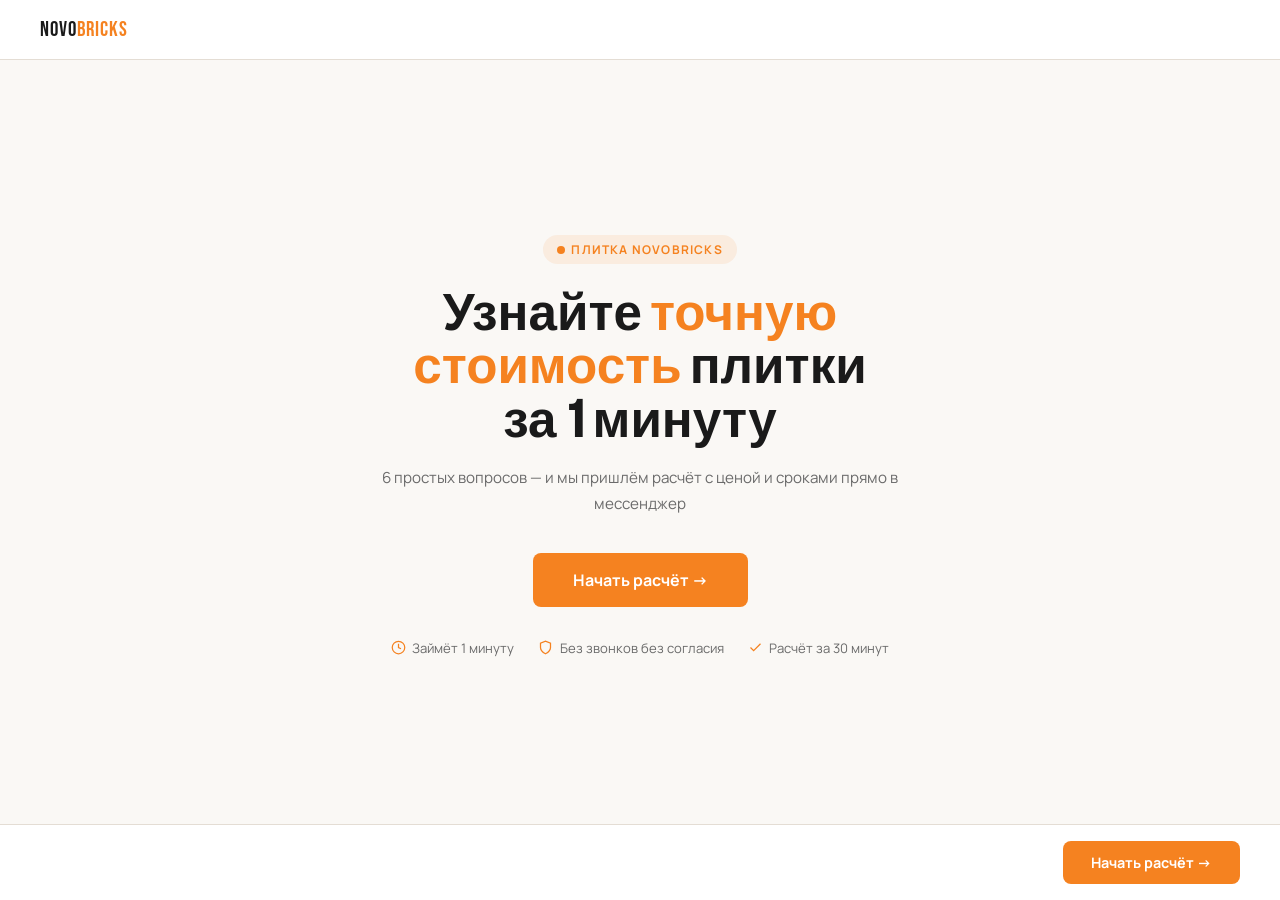
<file: novobricks/tile-quiz.html>
<!DOCTYPE html>
<html lang="ru">
<head>
  <meta charset="UTF-8">
  <meta name="viewport" content="width=device-width, initial-scale=1.0">
  <title>Расчёт стоимости плитки — NovoBricks</title>
  <meta name="description" content="Подберите тротуарную или облицовочную плитку за 6 вопросов. Получите расчёт стоимости и сроков доставки от производителя NovoBricks в Башкирии." />
  <link rel="preconnect" href="https://fonts.googleapis.com">
  <link rel="preconnect" href="https://fonts.gstatic.com" crossorigin>
  <link href="https://fonts.googleapis.com/css2?family=Bebas+Neue&family=Manrope:wght@400;500;600;700&display=swap" rel="stylesheet">
  <style>
    *, *::before, *::after { box-sizing: border-box; margin: 0; padding: 0; }

    :root {
      --orange:    #F58220;
      --orange-dk: #D96E10;
      --dark:      #1A1A1A;
      --gray-mid:  #6B6B6B;
      --gray-light:#F5F3EF;
      --border:    #E4DDD4;
      --white:     #FFFFFF;
      --font-h:    'Bebas Neue', Impact, sans-serif;
      --font-b:    'Manrope', system-ui, sans-serif;
      --ease:      cubic-bezier(0.16, 1, 0.3, 1);
    }

    html, body { height: 100%; overflow-x: hidden; }
    body { font-family: var(--font-b); background: #FAF8F5; color: var(--dark); }

    /* ─── HEADER ─────────────────────────── */
    .qh {
      position: fixed; top: 0; left: 0; right: 0; z-index: 200;
      height: 60px; background: var(--white);
      border-bottom: 1px solid var(--border);
      display: grid;
      grid-template-columns: 140px 1fr 140px;
      align-items: center;
      padding: 0 clamp(1rem, 4vw, 2.5rem);
      gap: 1.5rem;
    }
    .qh__logo {
      font-family: var(--font-h); font-size: 1.3rem;
      letter-spacing: 0.05em; color: var(--dark); text-decoration: none;
    }
    .qh__logo em { font-style: normal; color: var(--orange); }
    .qh__progress { height: 5px; background: #EDE8E0; border-radius: 99px; overflow: hidden; }
    .qh__bar {
      height: 100%; background: var(--orange);
      border-radius: 99px;
      transition: width 0.45s var(--ease); width: 0%;
    }
    .qh__label {
      font-size: 0.78rem; font-weight: 700;
      color: var(--gray-mid); text-align: right; white-space: nowrap;
    }

    /* ─── MAIN ───────────────────────────── */
    .qmain {
      min-height: 100vh;
      padding: 76px 0 84px;
      display: flex; align-items: center; justify-content: center;
    }

    /* ─── SCREENS ────────────────────────── */
    .qs {
      display: none; width: 100%;
      max-width: 680px; margin: 0 auto;
      padding: 2rem clamp(1rem, 4vw, 2rem);
    }
    .qs.active { display: block; }

    @keyframes inR  { from { opacity:0; transform:translateX(52px); } to { opacity:1; transform:none; } }
    @keyframes inL  { from { opacity:0; transform:translateX(-52px); } to { opacity:1; transform:none; } }
    @keyframes outL { from { opacity:1; transform:none; } to { opacity:0; transform:translateX(-52px); } }
    @keyframes outR { from { opacity:1; transform:none; } to { opacity:0; transform:translateX(52px); } }

    .qs.anim-in-r  { animation: inR  0.34s var(--ease) both; }
    .qs.anim-in-l  { animation: inL  0.34s var(--ease) both; }
    .qs.anim-out-l { animation: outL 0.22s ease-in both; }
    .qs.anim-out-r { animation: outR 0.22s ease-in both; }

    /* ─── WELCOME ────────────────────────── */
    .qw { text-align: center; max-width: 520px; margin: 0 auto; }
    .qw__tag {
      display: inline-flex; align-items: center; gap: 0.4rem;
      background: rgba(245,130,32,0.10); color: var(--orange);
      font-size: 0.75rem; font-weight: 700;
      text-transform: uppercase; letter-spacing: 0.1em;
      padding: 0.35rem 0.9rem; border-radius: 99px; margin-bottom: 1.5rem;
    }
    .qw__h1 { font-family: var(--font-h); font-size: clamp(2rem, 5vw, 3.2rem); line-height: 1.05; margin-bottom: 1rem; }
    .qw__h1 em { font-style: normal; color: var(--orange); }
    .qw__sub { color: var(--gray-mid); font-size: 0.95rem; line-height: 1.7; margin-bottom: 2.25rem; }
    .qw__facts { display: flex; justify-content: center; gap: 1.5rem; flex-wrap: wrap; margin-top: 2rem; }
    .qw__fact { display: flex; align-items: center; gap: 0.4rem; font-size: 0.82rem; color: var(--gray-mid); }
    .qw__fact svg { color: var(--orange); flex-shrink: 0; }

    /* ─── QUESTION TITLE ─────────────────── */
    .qq__hint {
      font-size: 0.78rem; font-weight: 700;
      text-transform: uppercase; letter-spacing: 0.08em;
      color: var(--orange); margin-bottom: 0.5rem;
    }
    .qq__title { font-family: var(--font-h); font-size: clamp(1.6rem, 3.5vw, 2.3rem); line-height: 1.1; margin-bottom: 1.5rem; }
    .qq__sub { font-size: 0.875rem; color: var(--gray-mid); margin-top: -0.75rem; margin-bottom: 1.25rem; }

    /* ─── OPTION CARDS ───────────────────── */
    .qopts { display: grid; gap: 0.65rem; }
    .qopts--2 { grid-template-columns: 1fr 1fr; }

    .qopt {
      background: var(--white); border: 2px solid var(--border); border-radius: 12px;
      padding: 0.875rem 1.1rem; cursor: pointer;
      display: flex; align-items: center; gap: 0.875rem;
      font-family: var(--font-b); font-size: 0.92rem; font-weight: 500;
      color: var(--dark); text-align: left;
      transition: border-color .15s, background .15s, transform .15s, box-shadow .15s;
      user-select: none; -webkit-user-select: none;
    }
    .qopt:hover { border-color: var(--orange); transform: translateY(-2px); box-shadow: 0 4px 16px rgba(245,130,32,0.12); }
    .qopt.sel { border-color: var(--orange); background: rgba(245,130,32,0.06); }

    .qopt__ico {
      width: 38px; height: 38px; background: var(--gray-light);
      border-radius: 8px; display: flex; align-items: center; justify-content: center;
      flex-shrink: 0; color: var(--gray-mid);
      transition: background .15s, color .15s;
    }
    .qopt.sel .qopt__ico { background: var(--orange); color: var(--white); }
    .qopt__dot {
      width: 20px; height: 20px; border: 2px solid var(--border); border-radius: 50%;
      margin-left: auto; flex-shrink: 0;
      display: flex; align-items: center; justify-content: center;
      transition: border-color .15s, background .15s;
    }
    .qopt.sel .qopt__dot { background: var(--orange); border-color: var(--orange); }
    .qopt.sel .qopt__dot::after { content: ''; width: 6px; height: 6px; background: var(--white); border-radius: 50%; }
    .qopt__label { flex: 1; }
    .qopt__label small { display: block; color: #999; font-size: 0.78rem; margin-top: 1px; }

    /* ─── SHAPE CARDS ────────────────────── */
    .qshapes { display: grid; grid-template-columns: repeat(4, 1fr); gap: 0.65rem; }
    .qshape {
      background: var(--white); border: 2px solid var(--border); border-radius: 12px;
      padding: 0.875rem 0.6rem; cursor: pointer;
      display: flex; flex-direction: column; align-items: center; gap: 0.5rem;
      transition: border-color .15s, transform .15s;
      user-select: none; -webkit-user-select: none; text-align: center;
    }
    .qshape:hover { border-color: var(--orange); transform: translateY(-2px); }
    .qshape.sel { border-color: var(--orange); background: rgba(245,130,32,0.06); }
    .qshape__ico {
      width: 44px; height: 44px; display: flex; align-items: center; justify-content: center;
      color: var(--gray-mid); transition: color .15s;
    }
    .qshape.sel .qshape__ico { color: var(--orange); }
    .qshape__name { font-size: 0.78rem; font-weight: 600; color: var(--dark); }
    .qshape--wide { grid-column: span 2; flex-direction: row; gap: 0.75rem; }
    .qshape--wide .qshape__ico { flex-shrink: 0; }

    /* ─── COLOR SWATCHES ─────────────────── */
    .qcolors { display: grid; grid-template-columns: repeat(4, 1fr); gap: 0.65rem; }
    .qclr {
      background: var(--white); border: 2px solid var(--border); border-radius: 12px;
      padding: 0.75rem 0.6rem; cursor: pointer;
      display: flex; flex-direction: column; align-items: center; gap: 0.45rem;
      transition: border-color .15s, transform .15s;
      user-select: none; -webkit-user-select: none;
    }
    .qclr:hover { border-color: var(--orange); transform: translateY(-2px); }
    .qclr.sel { border-color: var(--orange); background: rgba(245,130,32,0.05); }
    .qclr__swatch {
      width: 100%; aspect-ratio: 1; border-radius: 8px;
      border: 1px solid rgba(0,0,0,0.09); position: relative;
    }
    .qclr.sel .qclr__swatch::after {
      content: ''; position: absolute; inset: 0;
      border-radius: 7px; border: 2.5px solid var(--orange);
      background: rgba(245,130,32,0.15);
    }
    .qclr__name { font-size: 0.78rem; font-weight: 600; color: var(--dark); text-align: center; }
    .qclr--any { grid-column: span 2; flex-direction: row; justify-content: center; gap: 0.6rem; }
    .qclr--any .qclr__swatch { width: 28px; height: 28px; aspect-ratio: unset; flex-shrink: 0; }
    .qclr__count { font-size: 0.78rem; color: var(--orange); font-weight: 700; margin-top: 0.75rem; min-height: 1.1em; }

    /* ─── CONTACT FORM ───────────────────── */
    .qform { display: flex; flex-direction: column; gap: 1rem; }
    .qfield__label {
      display: block; font-size: 0.75rem; font-weight: 700;
      text-transform: uppercase; letter-spacing: 0.07em; color: var(--gray-mid); margin-bottom: 0.4rem;
    }
    .qinput {
      width: 100%; padding: 1rem 1.25rem;
      border: 2px solid var(--border); border-radius: 12px;
      font-family: var(--font-b); font-size: 1rem;
      color: var(--dark); background: var(--white); outline: none;
      transition: border-color .15s;
    }
    .qinput:focus { border-color: var(--orange); box-shadow: 0 0 0 3px rgba(245,130,32,0.10); }
    .qinput::placeholder { color: #BBB; }
    .qradios { display: flex; gap: 0.5rem; flex-wrap: wrap; }
    .qradio {
      position: relative; display: flex; align-items: center; gap: 0.4rem;
      padding: 0.5rem 1.1rem; border: 2px solid var(--border); border-radius: 99px;
      cursor: pointer; font-size: 0.875rem; font-weight: 500;
      transition: border-color .15s, background .15s, color .15s;
    }
    .qradio input { position: absolute; opacity: 0; width: 0; height: 0; }
    .qradio:has(input:checked) { border-color: var(--orange); background: rgba(245,130,32,0.07); color: var(--orange); }

    /* ─── THANK YOU ──────────────────────── */
    .qthanks { text-align: center; }
    .qthanks__circle {
      width: 76px; height: 76px; background: rgba(245,130,32,0.10); border-radius: 50%;
      display: flex; align-items: center; justify-content: center;
      margin: 0 auto 1.5rem; color: var(--orange);
    }
    .qthanks__h2 { font-family: var(--font-h); font-size: clamp(1.8rem, 4vw, 2.8rem); margin-bottom: 0.75rem; }
    .qthanks__sub { color: var(--gray-mid); font-size: 0.95rem; line-height: 1.7; margin-bottom: 2rem; }
    .qgallery { display: grid; grid-template-columns: repeat(3, 1fr); gap: 0.65rem; margin-bottom: 2rem; }
    .qgallery__item { aspect-ratio: 4/3; border-radius: 10px; background: var(--dark) center/cover no-repeat; }

    /* ─── FOOTER NAV ─────────────────────── */
    .qfooter {
      position: fixed; bottom: 0; left: 0; right: 0; z-index: 200;
      background: var(--white); border-top: 1px solid var(--border);
      padding: 0.875rem clamp(1rem, 4vw, 2.5rem);
      display: flex; align-items: center; justify-content: space-between; gap: 1rem;
    }
    .qfooter.hide { display: none; }
    .qbtn {
      font-family: var(--font-b); font-size: 0.9rem; font-weight: 700;
      padding: 0.75rem 1.75rem; border-radius: 8px; border: none;
      cursor: pointer;
      transition: background .15s, transform .12s, opacity .15s, border-color .15s;
      outline: none;
    }
    .qbtn--primary { background: var(--orange); color: var(--white); }
    .qbtn--primary:hover:not(:disabled) { background: var(--orange-dk); transform: translateY(-1px); }
    .qbtn--primary:disabled { background: #E0D5C8; color: #B09070; cursor: not-allowed; }
    .qbtn--ghost { background: transparent; color: var(--gray-mid); border: 2px solid var(--border); }
    .qbtn--ghost:hover { border-color: var(--dark); color: var(--dark); }
    .qbtn--ghost.inv { visibility: hidden; }
    .qbtn--lg { padding: 1rem 2.5rem; font-size: 1rem; }

    /* ─── RESPONSIVE ─────────────────────── */
    @media (max-width: 580px) {
      .qh { grid-template-columns: 1fr auto; }
      .qh__progress { display: none; }
      .qopts--2 { grid-template-columns: 1fr; }
      .qshapes { grid-template-columns: repeat(2, 1fr); }
      .qshape--wide { grid-column: span 2; }
      .qcolors { grid-template-columns: repeat(3, 1fr); }
      .qclr--any { grid-column: span 3; }
      .qgallery { grid-template-columns: repeat(2, 1fr); }
    }
  </style>
</head>
<body>

<!-- ──────────── HEADER ──────────── -->
<header class="qh" id="qHeader" role="banner">
  <a href="index.html" class="qh__logo">NOVO<em>BRICKS</em></a>
  <div class="qh__progress" id="qProgress" style="visibility:hidden" role="progressbar" aria-valuemin="0" aria-valuemax="100">
    <div class="qh__bar" id="qBar"></div>
  </div>
  <span class="qh__label" id="qLabel" aria-live="polite"></span>
</header>

<!-- ──────────── SCREENS ──────────── -->
<main class="qmain">

  <!-- 0 · ПРИВЕТСТВИЕ ─────────────── -->
  <div class="qs active" id="s0">
    <div class="qw">
      <div class="qw__tag">
        <svg width="8" height="8" viewBox="0 0 8 8" fill="currentColor"><circle cx="4" cy="4" r="4"/></svg>
        Плитка NovoBricks
      </div>
      <h1 class="qw__h1">Узнайте <em>точную стоимость</em> плитки за&nbsp;1&nbsp;минуту</h1>
      <p class="qw__sub">6 простых вопросов — и мы пришлём расчёт с ценой и сроками прямо в мессенджер</p>
      <button class="qbtn qbtn--primary qbtn--lg" onclick="nav(1)">Начать расчёт →</button>
      <div class="qw__facts">
        <span class="qw__fact">
          <svg width="15" height="15" viewBox="0 0 24 24" fill="none" stroke="currentColor" stroke-width="2"><circle cx="12" cy="12" r="10"/><polyline points="12 6 12 12 16 14"/></svg>
          Займёт 1 минуту
        </span>
        <span class="qw__fact">
          <svg width="15" height="15" viewBox="0 0 24 24" fill="none" stroke="currentColor" stroke-width="2"><path d="M12 22s8-4 8-10V5l-8-3-8 3v7c0 6 8 10 8 10z"/></svg>
          Без звонков без согласия
        </span>
        <span class="qw__fact">
          <svg width="15" height="15" viewBox="0 0 24 24" fill="none" stroke="currentColor" stroke-width="2"><polyline points="20 6 9 17 4 12"/></svg>
          Расчёт за 30 минут
        </span>
      </div>
    </div>
  </div>

  <!-- 1 · ТИП ПЛИТКИ ──────────────── -->
  <div class="qs" id="s1">
    <p class="qq__hint">Вопрос 1 из 6</p>
    <h2 class="qq__title">Какая плитка вас интересует?</h2>
    <div class="qopts" data-q="tile_type">
      <button class="qopt" data-v="Тротуарная">
        <span class="qopt__ico">
          <svg width="20" height="20" viewBox="0 0 24 24" fill="none" stroke="currentColor" stroke-width="1.7" stroke-linecap="round">
            <rect x="1" y="3" width="10" height="6" rx="1"/><rect x="13" y="3" width="10" height="6" rx="1"/>
            <rect x="1" y="11" width="5" height="6" rx="1"/><rect x="8" y="11" width="8" height="6" rx="1"/><rect x="18" y="11" width="5" height="6" rx="1"/>
          </svg>
        </span>
        <span class="qopt__label">Тротуарная<small>Для двора, дорожек, парковки</small></span>
        <span class="qopt__dot"></span>
      </button>
      <button class="qopt" data-v="Облицовочная">
        <span class="qopt__ico">
          <svg width="20" height="20" viewBox="0 0 24 24" fill="none" stroke="currentColor" stroke-width="1.7" stroke-linecap="round">
            <rect x="2" y="2" width="9" height="9" rx="1"/><rect x="13" y="2" width="9" height="9" rx="1"/>
            <rect x="2" y="13" width="9" height="9" rx="1"/><rect x="13" y="13" width="9" height="9" rx="1"/>
          </svg>
        </span>
        <span class="qopt__label">Облицовочная<small>Для фасада, цоколя, отделки</small></span>
        <span class="qopt__dot"></span>
      </button>
      <button class="qopt" data-v="Не знаю">
        <span class="qopt__ico">
          <svg width="20" height="20" viewBox="0 0 24 24" fill="none" stroke="currentColor" stroke-width="1.7" stroke-linecap="round"><circle cx="12" cy="12" r="10"/><path d="M9.09 9a3 3 0 0 1 5.83 1c0 2-3 3-3 3"/><line x1="12" y1="17" x2="12.01" y2="17"/></svg>
        </span>
        <span class="qopt__label">Не знаю, нужна помощь</span>
        <span class="qopt__dot"></span>
      </button>
    </div>
  </div>

  <!-- 2 · ГДЕ БУДЕТ (ветвление) ───── -->
  <div class="qs" id="s2">
    <p class="qq__hint" id="s2hint">Вопрос 2 из 6</p>
    <h2 class="qq__title">Где будет использоваться плитка?</h2>

    <!-- Тротуарная -->
    <div class="qopts qopts--2" data-q="location" id="s2paving">
      <button class="qopt" data-v="Двор частного дома">
        <span class="qopt__ico"><svg width="20" height="20" viewBox="0 0 24 24" fill="none" stroke="currentColor" stroke-width="1.7" stroke-linecap="round" stroke-linejoin="round"><path d="M3 9l9-7 9 7v11a2 2 0 0 1-2 2H5a2 2 0 0 1-2-2z"/><polyline points="9 22 9 12 15 12 15 22"/></svg></span>
        <span class="qopt__label">Двор частного дома</span>
        <span class="qopt__dot"></span>
      </button>
      <button class="qopt" data-v="Дорожки в саду">
        <span class="qopt__ico"><svg width="20" height="20" viewBox="0 0 24 24" fill="none" stroke="currentColor" stroke-width="1.7" stroke-linecap="round"><path d="M5 21 C7 14 17 14 19 21"/><path d="M7 15 C9 10 15 10 17 15"/><path d="M10 10 C11 7 13 7 14 10"/></svg></span>
        <span class="qopt__label">Дорожки в саду</span>
        <span class="qopt__dot"></span>
      </button>
      <button class="qopt" data-v="Парковка">
        <span class="qopt__ico"><svg width="20" height="20" viewBox="0 0 24 24" fill="none" stroke="currentColor" stroke-width="1.7" stroke-linecap="round"><rect x="3" y="11" width="18" height="10" rx="1"/><path d="M7 11V7a5 5 0 0 1 10 0v4"/></svg></span>
        <span class="qopt__label">Парковка</span>
        <span class="qopt__dot"></span>
      </button>
      <button class="qopt" data-v="Общественное место">
        <span class="qopt__ico"><svg width="20" height="20" viewBox="0 0 24 24" fill="none" stroke="currentColor" stroke-width="1.7" stroke-linecap="round"><path d="M17 21v-2a4 4 0 0 0-4-4H5a4 4 0 0 0-4 4v2"/><circle cx="9" cy="7" r="4"/><path d="M23 21v-2a4 4 0 0 0-3-3.87"/><path d="M16 3.13a4 4 0 0 1 0 7.75"/></svg></span>
        <span class="qopt__label">Общественное место</span>
        <span class="qopt__dot"></span>
      </button>
    </div>

    <!-- Облицовочная -->
    <div class="qopts qopts--2" data-q="location" id="s2cladding" style="display:none">
      <button class="qopt" data-v="Фасад дома">
        <span class="qopt__ico"><svg width="20" height="20" viewBox="0 0 24 24" fill="none" stroke="currentColor" stroke-width="1.7" stroke-linecap="round" stroke-linejoin="round"><path d="M3 9l9-7 9 7v11a2 2 0 0 1-2 2H5a2 2 0 0 1-2-2z"/></svg></span>
        <span class="qopt__label">Фасад дома</span>
        <span class="qopt__dot"></span>
      </button>
      <button class="qopt" data-v="Цоколь">
        <span class="qopt__ico"><svg width="20" height="20" viewBox="0 0 24 24" fill="none" stroke="currentColor" stroke-width="1.7" stroke-linecap="round"><rect x="2" y="14" width="20" height="8" rx="1"/><line x1="2" y1="14" x2="22" y2="14"/><rect x="4" y="6" width="16" height="8" rx="1"/></svg></span>
        <span class="qopt__label">Цоколь</span>
        <span class="qopt__dot"></span>
      </button>
      <button class="qopt" data-v="Внутренняя отделка">
        <span class="qopt__ico"><svg width="20" height="20" viewBox="0 0 24 24" fill="none" stroke="currentColor" stroke-width="1.7" stroke-linecap="round"><rect x="3" y="3" width="18" height="18" rx="1"/><line x1="3" y1="9" x2="21" y2="9"/><line x1="3" y1="15" x2="21" y2="15"/><line x1="9" y1="3" x2="9" y2="21"/><line x1="15" y1="3" x2="15" y2="21"/></svg></span>
        <span class="qopt__label">Внутренняя отделка</span>
        <span class="qopt__dot"></span>
      </button>
      <button class="qopt" data-v="Забор">
        <span class="qopt__ico"><svg width="20" height="20" viewBox="0 0 24 24" fill="none" stroke="currentColor" stroke-width="1.7" stroke-linecap="round"><line x1="3" y1="6" x2="21" y2="6"/><line x1="3" y1="12" x2="21" y2="12"/><line x1="3" y1="18" x2="21" y2="18"/><line x1="6" y1="3" x2="6" y2="21"/><line x1="18" y1="3" x2="18" y2="21"/></svg></span>
        <span class="qopt__label">Забор</span>
        <span class="qopt__dot"></span>
      </button>
    </div>
  </div>

  <!-- 3 · ПЛОЩАДЬ ─────────────────── -->
  <div class="qs" id="s3">
    <p class="qq__hint" id="s3hint">Вопрос 3 из 6</p>
    <h2 class="qq__title">Какая примерная площадь?</h2>
    <div class="qopts" data-q="area">
      <button class="qopt" data-v="До 30 м²">
        <span class="qopt__ico"><svg width="20" height="20" viewBox="0 0 24 24" fill="none" stroke="currentColor" stroke-width="1.7" stroke-linecap="round"><rect x="8" y="8" width="8" height="8" rx="1"/><rect x="3" y="3" width="18" height="18" rx="1" stroke-dasharray="3 2"/></svg></span>
        <span class="qopt__label">До 30 м²<small>Небольшая дорожка, лоджия</small></span>
        <span class="qopt__dot"></span>
      </button>
      <button class="qopt" data-v="30–100 м²">
        <span class="qopt__ico"><svg width="20" height="20" viewBox="0 0 24 24" fill="none" stroke="currentColor" stroke-width="1.7" stroke-linecap="round"><rect x="4" y="4" width="16" height="16" rx="1"/><rect x="2" y="2" width="20" height="20" rx="1" stroke-dasharray="3 2"/></svg></span>
        <span class="qopt__label">30–100 м²<small>Двор, терраса, фасад дачи</small></span>
        <span class="qopt__dot"></span>
      </button>
      <button class="qopt" data-v="100–300 м²">
        <span class="qopt__ico"><svg width="20" height="20" viewBox="0 0 24 24" fill="none" stroke="currentColor" stroke-width="1.7" stroke-linecap="round"><rect x="2" y="2" width="20" height="20" rx="1"/></svg></span>
        <span class="qopt__label">100–300 м²<small>Большой двор, фасад дома</small></span>
        <span class="qopt__dot"></span>
      </button>
      <button class="qopt" data-v="Больше 300 м²">
        <span class="qopt__ico"><svg width="20" height="20" viewBox="0 0 24 24" fill="none" stroke="currentColor" stroke-width="1.7" stroke-linecap="round"><rect x="2" y="2" width="20" height="20" rx="1"/><line x1="12" y1="2" x2="12" y2="22"/><line x1="2" y1="12" x2="22" y2="12"/></svg></span>
        <span class="qopt__label">Больше 300 м²<small>Коммерческий объект</small></span>
        <span class="qopt__dot"></span>
      </button>
      <button class="qopt" data-v="Не знаю">
        <span class="qopt__ico"><svg width="20" height="20" viewBox="0 0 24 24" fill="none" stroke="currentColor" stroke-width="1.7" stroke-linecap="round"><circle cx="12" cy="12" r="10"/><path d="M9.09 9a3 3 0 0 1 5.83 1c0 2-3 3-3 3"/><line x1="12" y1="17" x2="12.01" y2="17"/></svg></span>
        <span class="qopt__label">Не знаю, помогите рассчитать</span>
        <span class="qopt__dot"></span>
      </button>
    </div>
  </div>

  <!-- 4 · ФОРМА ───────────────────── -->
  <div class="qs" id="s4">
    <p class="qq__hint" id="s4hint">Вопрос 4 из 6</p>
    <h2 class="qq__title">Какая форма нравится?</h2>
    <div class="qshapes" data-q="shape">
      <button class="qshape" data-v="Брусчатка">
        <span class="qshape__ico">
          <svg width="44" height="44" viewBox="0 0 44 44" fill="none" stroke="currentColor" stroke-width="1.5" stroke-linecap="round">
            <rect x="2" y="4" width="18" height="10" rx="1.5"/><rect x="24" y="4" width="18" height="10" rx="1.5"/>
            <rect x="2" y="18" width="9" height="10" rx="1.5"/><rect x="14" y="18" width="16" height="10" rx="1.5"/><rect x="33" y="18" width="9" height="10" rx="1.5"/>
            <rect x="2" y="32" width="18" height="10" rx="1.5"/><rect x="24" y="32" width="18" height="10" rx="1.5"/>
          </svg>
        </span>
        <span class="qshape__name">Брусчатка</span>
      </button>
      <button class="qshape" data-v="Английский булыжник">
        <span class="qshape__ico">
          <svg width="44" height="44" viewBox="0 0 44 44" fill="none" stroke="currentColor" stroke-width="1.5">
            <ellipse cx="13" cy="13" rx="9" ry="7"/><ellipse cx="31" cy="13" rx="9" ry="7"/>
            <ellipse cx="9" cy="31" rx="7" ry="9"/><ellipse cx="22" cy="32" rx="7" ry="9"/><ellipse cx="35" cy="31" rx="7" ry="9"/>
          </svg>
        </span>
        <span class="qshape__name">Булыжник</span>
      </button>
      <button class="qshape" data-v="Мегаформат">
        <span class="qshape__ico">
          <svg width="44" height="44" viewBox="0 0 44 44" fill="none" stroke="currentColor" stroke-width="1.5" stroke-linecap="round">
            <rect x="3" y="3" width="38" height="38" rx="2"/>
          </svg>
        </span>
        <span class="qshape__name">Мегаформат</span>
      </button>
      <button class="qshape" data-v="Мультиформат">
        <span class="qshape__ico">
          <svg width="44" height="44" viewBox="0 0 44 44" fill="none" stroke="currentColor" stroke-width="1.5" stroke-linecap="round">
            <rect x="2" y="2" width="20" height="20" rx="1.5"/><rect x="25" y="2" width="17" height="8" rx="1.5"/>
            <rect x="25" y="13" width="17" height="9" rx="1.5"/>
            <rect x="2" y="25" width="10" height="17" rx="1.5"/><rect x="15" y="25" width="27" height="17" rx="1.5"/>
          </svg>
        </span>
        <span class="qshape__name">Мультиформат</span>
      </button>
      <button class="qshape" data-v="Волна">
        <span class="qshape__ico">
          <svg width="44" height="44" viewBox="0 0 44 44" fill="none" stroke="currentColor" stroke-width="1.5" stroke-linecap="round">
            <path d="M2 13 C8 6 14 6 22 13 C30 20 36 20 42 13"/>
            <path d="M2 22 C8 15 14 15 22 22 C30 29 36 29 42 22"/>
            <path d="M2 31 C8 24 14 24 22 31 C30 38 36 38 42 31"/>
          </svg>
        </span>
        <span class="qshape__name">Волна</span>
      </button>
      <button class="qshape" data-v="Старый город">
        <span class="qshape__ico">
          <svg width="44" height="44" viewBox="0 0 44 44" fill="none" stroke="currentColor" stroke-width="1.5" stroke-linecap="round" stroke-linejoin="round">
            <path d="M22 40 L4 22 A18 18 0 0 1 22 4 A18 18 0 0 1 40 22 Z"/>
            <line x1="22" y1="40" x2="22" y2="4"/>
            <line x1="22" y1="40" x2="4" y2="22"/>
            <line x1="22" y1="40" x2="40" y2="22"/>
          </svg>
        </span>
        <span class="qshape__name">Старый город</span>
      </button>
      <button class="qshape qshape--wide" data-v="Не выбрал">
        <span class="qshape__ico">
          <svg width="32" height="32" viewBox="0 0 24 24" fill="none" stroke="currentColor" stroke-width="1.7" stroke-linecap="round"><circle cx="12" cy="12" r="10"/><path d="M9.09 9a3 3 0 0 1 5.83 1c0 2-3 3-3 3"/><line x1="12" y1="17" x2="12.01" y2="17"/></svg>
        </span>
        <span class="qshape__name">Помогите выбрать</span>
      </button>
    </div>
  </div>

  <!-- 5 · ЦВЕТ (мультивыбор) ────────── -->
  <div class="qs" id="s5">
    <p class="qq__hint" id="s5hint">Вопрос 5 из 6</p>
    <h2 class="qq__title">Какой цвет нравится?</h2>
    <p class="qq__sub">Можно выбрать несколько вариантов</p>
    <div class="qcolors" data-q="color" data-multi="1">
      <button class="qclr" data-v="Серый"><div class="qclr__swatch" style="background:#9CA3AF"></div><span class="qclr__name">Серый</span></button>
      <button class="qclr" data-v="Красный"><div class="qclr__swatch" style="background:#A93226"></div><span class="qclr__name">Красный</span></button>
      <button class="qclr" data-v="Бежевый"><div class="qclr__swatch" style="background:#D4B896"></div><span class="qclr__name">Бежевый</span></button>
      <button class="qclr" data-v="Коричневый"><div class="qclr__swatch" style="background:#7C5230"></div><span class="qclr__name">Коричневый</span></button>
      <button class="qclr" data-v="Чёрный"><div class="qclr__swatch" style="background:#1F1F1F"></div><span class="qclr__name">Чёрный</span></button>
      <button class="qclr" data-v="Белый"><div class="qclr__swatch" style="background:#F5EFE6; border-color:#CCC;"></div><span class="qclr__name">Белый</span></button>
      <button class="qclr" data-v="Жёлтый"><div class="qclr__swatch" style="background:#C8960C"></div><span class="qclr__name">Жёлтый</span></button>
      <button class="qclr qclr--any" data-v="Ещё не выбрал">
        <div class="qclr__swatch" style="background:linear-gradient(135deg,#F5EFE6 0%,#9CA3AF 40%,#A93226 70%,#7C5230 100%);"></div>
        <span class="qclr__name">Ещё не выбрал</span>
      </button>
    </div>
    <div class="qclr__count" id="colorCount"></div>
  </div>

  <!-- 6 · СРОКИ ──────────────────── -->
  <div class="qs" id="s6">
    <p class="qq__hint" id="s6hint">Вопрос 6 из 6</p>
    <h2 class="qq__title">Когда нужна плитка?</h2>
    <div class="qopts qopts--2" data-q="timeline">
      <button class="qopt" data-v="Срочно">
        <span class="qopt__ico"><svg width="20" height="20" viewBox="0 0 24 24" fill="none" stroke="currentColor" stroke-width="1.7" stroke-linecap="round" stroke-linejoin="round"><polygon points="13 2 3 14 12 14 11 22 21 10 12 10 13 2"/></svg></span>
        <span class="qopt__label">Срочно</span>
        <span class="qopt__dot"></span>
      </button>
      <button class="qopt" data-v="В этом месяце">
        <span class="qopt__ico"><svg width="20" height="20" viewBox="0 0 24 24" fill="none" stroke="currentColor" stroke-width="1.7" stroke-linecap="round"><rect x="3" y="4" width="18" height="18" rx="2"/><line x1="16" y1="2" x2="16" y2="6"/><line x1="8" y1="2" x2="8" y2="6"/><line x1="3" y1="10" x2="21" y2="10"/></svg></span>
        <span class="qopt__label">В этом месяце</span>
        <span class="qopt__dot"></span>
      </button>
      <button class="qopt" data-v="В этом сезоне">
        <span class="qopt__ico"><svg width="20" height="20" viewBox="0 0 24 24" fill="none" stroke="currentColor" stroke-width="1.7" stroke-linecap="round"><circle cx="12" cy="12" r="5"/><line x1="12" y1="1" x2="12" y2="3"/><line x1="12" y1="21" x2="12" y2="23"/><line x1="4.22" y1="4.22" x2="5.64" y2="5.64"/><line x1="18.36" y1="18.36" x2="19.78" y2="19.78"/><line x1="1" y1="12" x2="3" y2="12"/><line x1="21" y1="12" x2="23" y2="12"/><line x1="4.22" y1="19.78" x2="5.64" y2="18.36"/><line x1="18.36" y1="5.64" x2="19.78" y2="4.22"/></svg></span>
        <span class="qopt__label">В этом сезоне</span>
        <span class="qopt__dot"></span>
      </button>
      <button class="qopt" data-v="Прицениваюсь">
        <span class="qopt__ico"><svg width="20" height="20" viewBox="0 0 24 24" fill="none" stroke="currentColor" stroke-width="1.7" stroke-linecap="round"><circle cx="11" cy="11" r="8"/><line x1="21" y1="21" x2="16.65" y2="16.65"/></svg></span>
        <span class="qopt__label">Прицениваюсь</span>
        <span class="qopt__dot"></span>
      </button>
    </div>
  </div>

  <!-- 7 · КОНТАКТЫ ───────────────── -->
  <div class="qs" id="s7">
    <p class="qq__hint">Последний шаг</p>
    <h2 class="qq__title">Готово! Куда прислать расчёт?</h2>
    <p class="qq__sub">Пришлём цену и сроки в течение 30 минут</p>
    <form class="qform" id="quizForm" onsubmit="submitForm(event)">
      <div class="qfield">
        <label class="qfield__label">Ваше имя</label>
        <input type="text" class="qinput" name="name" placeholder="Как вас зовут?" required autocomplete="name">
      </div>
      <div class="qfield">
        <label class="qfield__label">Телефон</label>
        <input type="tel" class="qinput js-phone" name="phone" placeholder="+7 (___) ___-__-__" required autocomplete="tel">
      </div>
      <div class="qfield">
        <label class="qfield__label">Куда удобнее прислать?</label>
        <div class="qradios">
          <label class="qradio"><input type="radio" name="via" value="WhatsApp" checked> WhatsApp</label>
          <label class="qradio"><input type="radio" name="via" value="Telegram"> Telegram</label>
          <label class="qradio"><input type="radio" name="via" value="Звонок"> Позвоните мне</label>
        </div>
      </div>
      <button type="submit" id="hiddenSub" style="display:none"></button>
    </form>
  </div>

  <!-- 8 · СПАСИБО ────────────────── -->
  <div class="qs" id="s8">
    <div class="qthanks">
      <div class="qthanks__circle">
        <svg width="36" height="36" viewBox="0 0 24 24" fill="none" stroke="currentColor" stroke-width="2" stroke-linecap="round" stroke-linejoin="round">
          <path d="M22 11.08V12a10 10 0 1 1-5.93-9.14"/><polyline points="22 4 12 14.01 9 11.01"/>
        </svg>
      </div>
      <h2 class="qthanks__h2">Спасибо! Расчёт готовим.</h2>
      <p class="qthanks__sub">Пришлём результат в течение 30 минут. А пока посмотрите наши готовые объекты:</p>
      <div class="qgallery">
        <div class="qgallery__item" style="background-image:url('images/Портфолио/плитка1.jpg')"></div>
        <div class="qgallery__item" style="background-image:url('images/Портфолио/плитка2.jpg')"></div>
        <div class="qgallery__item" style="background-image:url('images/Портфолио/плитка3.jpg')"></div>
        <div class="qgallery__item" style="background-image:url('images/Портфолио/оплитка1.jpg')"></div>
        <div class="qgallery__item" style="background-image:url('images/Портфолио/оплитка2.jpg')"></div>
        <div class="qgallery__item" style="background-image:url('images/Портфолио/кирпич1.jpg')"></div>
      </div>
      <a href="index.html" class="qbtn qbtn--primary qbtn--lg">На главную →</a>
    </div>
  </div>

</main>

<!-- ──────────── FOOTER NAV ──────────── -->
<div class="qfooter" id="qFooter">
  <button class="qbtn qbtn--ghost inv" id="btnBack" onclick="goBack()">← Назад</button>
  <button class="qbtn qbtn--primary" id="btnNext" onclick="goNext()" disabled>Далее →</button>
</div>

<script>
/* ═══════════════════════════════════════════════
   STATE
═══════════════════════════════════════════════ */
let cur  = 0;
const ans  = {};
let busy   = false;

/* ═══════════════════════════════════════════════
   ELEMENTS
═══════════════════════════════════════════════ */
const qBar    = document.getElementById('qBar');
const qProg   = document.getElementById('qProgress');
const qLabel  = document.getElementById('qLabel');
const btnBack = document.getElementById('btnBack');
const btnNext = document.getElementById('btnNext');
const qFooter = document.getElementById('qFooter');

/* ═══════════════════════════════════════════════
   PHONE MASK
═══════════════════════════════════════════════ */
document.querySelectorAll('.js-phone').forEach(el => {
  el.addEventListener('input', e => {
    let v = e.target.value.replace(/\D/g, '');
    if (v.startsWith('7') || v.startsWith('8')) v = v.slice(1);
    v = v.slice(0, 10);
    let out = '+7 ';
    if (v.length > 0) out += '(' + v.slice(0, 3);
    if (v.length >= 3) out += ') ' + v.slice(3, 6);
    if (v.length >= 6) out += '-' + v.slice(6, 8);
    if (v.length >= 8) out += '-' + v.slice(8, 10);
    e.target.value = out;
    syncNext();
  });
});

/* ═══════════════════════════════════════════════
   SCREEN 2 BRANCHING
   Show/hide option sets based on tile_type answer.
   Clear location answer when tile type changes.
═══════════════════════════════════════════════ */
function updateS2() {
  const cladding = ans.tile_type === 'Облицовочная';
  const paving   = document.getElementById('s2paving');
  const clad     = document.getElementById('s2cladding');
  paving.style.display = cladding ? 'none' : '';
  clad.style.display   = cladding ? '' : 'none';

  if (ans._lastTileType !== ans.tile_type) {
    ans._lastTileType = ans.tile_type;
    delete ans.location;
    paving.querySelectorAll('.qopt').forEach(o => o.classList.remove('sel'));
    clad.querySelectorAll('.qopt').forEach(o => o.classList.remove('sel'));
  }
}

/* ═══════════════════════════════════════════════
   STEP COUNTER
   "Не знаю" skips s2 → total 5 steps instead of 6
═══════════════════════════════════════════════ */
function stepInfo(screenIdx) {
  if (ans.tile_type === 'Не знаю') {
    const map = { 1: 1, 3: 2, 4: 3, 5: 4, 6: 5 };
    return { n: map[screenIdx] || screenIdx, total: 5 };
  }
  return { n: screenIdx, total: 6 };
}

/* ═══════════════════════════════════════════════
   NAVIGATION
═══════════════════════════════════════════════ */
function sc(n) { return document.getElementById('s' + n); }

function nav(next, dir) {
  if (dir === undefined) dir = next > cur ? 1 : -1;
  if (busy) return;
  busy = true;
  const outEl = sc(cur);
  const inEl  = sc(next);
  outEl.classList.add(dir > 0 ? 'anim-out-l' : 'anim-out-r');
  setTimeout(() => {
    outEl.classList.remove('active', 'anim-out-l', 'anim-out-r');
    cur = next;
    if (cur === 2) updateS2();
    inEl.classList.add('active', dir > 0 ? 'anim-in-r' : 'anim-in-l');
    updateUI();
    setTimeout(() => {
      inEl.classList.remove('anim-in-r', 'anim-in-l');
      busy = false;
    }, 360);
  }, 230);
}

function goNext() {
  if (cur === 0) { nav(1); return; }
  if (cur === 7) { document.getElementById('hiddenSub').click(); return; }
  if (cur >= 8)  return;
  /* skip s2 when user doesn't know tile type */
  if (cur === 1 && ans.tile_type === 'Не знаю') { nav(3); return; }
  nav(cur + 1);
}

function goBack() {
  if (cur <= 0) return;
  if (cur === 1) { nav(0); return; }
  /* skip back over s2 when it was not shown */
  if (cur === 3 && ans.tile_type === 'Не знаю') { nav(1); return; }
  nav(cur - 1);
}

/* ═══════════════════════════════════════════════
   UI SYNC
═══════════════════════════════════════════════ */
function updateUI() {
  const isThanks  = cur === 8;
  const isContact = cur === 7;
  const isQ       = cur >= 1 && cur <= 6;

  if (isQ) {
    const { n, total } = stepInfo(cur);
    qProg.style.visibility = 'visible';
    qBar.style.width = (n / total * 100) + '%';
    qLabel.textContent = 'Шаг ' + n + ' из ' + total;
    /* refresh hint text on all question screens */
    [2, 3, 4, 5, 6].forEach(si => {
      const hint = document.getElementById('s' + si + 'hint');
      if (hint) {
        const { n: hn, total: ht } = stepInfo(si);
        hint.textContent = 'Вопрос ' + hn + ' из ' + ht;
      }
    });
  } else if (isContact) {
    qProg.style.visibility = 'visible';
    qBar.style.width = '100%';
    qLabel.textContent = 'Последний шаг';
  } else {
    qProg.style.visibility = 'hidden';
    qLabel.textContent = '';
  }

  qFooter.classList.toggle('hide', isThanks);
  btnBack.classList.toggle('inv', cur === 0 || isThanks);

  if (cur === 0)      btnNext.textContent = 'Начать расчёт →';
  else if (cur === 7) btnNext.textContent = 'Получить расчёт →';
  else                btnNext.textContent = 'Далее →';

  syncNext();
}

function syncNext() {
  if (cur === 0) { btnNext.disabled = false; return; }
  if (cur === 8) { btnNext.disabled = true;  return; }

  if (cur === 5) {
    const c = ans.color;
    btnNext.disabled = !c || c.length === 0;
    return;
  }
  if (cur === 7) {
    const f   = document.getElementById('quizForm');
    const nm  = f?.querySelector('[name="name"]')?.value.trim();
    const ph  = f?.querySelector('[name="phone"]')?.value.replace(/\D/g, '');
    btnNext.disabled = !nm || !ph || ph.length < 10;
    return;
  }
  const keyMap = { 1: 'tile_type', 2: 'location', 3: 'area', 4: 'shape', 6: 'timeline' };
  const key = keyMap[cur];
  btnNext.disabled = key ? !ans[key] : false;
}

/* ═══════════════════════════════════════════════
   SINGLE-SELECT CLICKS (options + shapes)
═══════════════════════════════════════════════ */
document.querySelectorAll('[data-q]:not([data-multi])').forEach(container => {
  const key = container.dataset.q;
  container.querySelectorAll('.qopt, .qshape').forEach(opt => {
    opt.addEventListener('click', () => {
      container.querySelectorAll('.qopt, .qshape').forEach(o => o.classList.remove('sel'));
      opt.classList.add('sel');
      ans[key] = opt.dataset.v;
      syncNext();
      setTimeout(goNext, 360);
    });
  });
});

/* ═══════════════════════════════════════════════
   COLOR MULTI-SELECT
═══════════════════════════════════════════════ */
const colorGrid  = document.querySelector('[data-multi]');
const colorCount = document.getElementById('colorCount');

if (colorGrid) {
  colorGrid.querySelectorAll('.qclr').forEach(card => {
    card.addEventListener('click', () => {
      const isAny = card.dataset.v === 'Ещё не выбрал';
      if (isAny) {
        colorGrid.querySelectorAll('.qclr').forEach(c => c.classList.remove('sel'));
        card.classList.add('sel');
        ans.color = ['Ещё не выбрал'];
      } else {
        const anyCard = colorGrid.querySelector('[data-v="Ещё не выбрал"]');
        if (anyCard) anyCard.classList.remove('sel');
        card.classList.toggle('sel');
        ans.color = [...colorGrid.querySelectorAll('.qclr.sel')].map(c => c.dataset.v);
      }
      const n = ans.color ? ans.color.length : 0;
      colorCount.textContent = (!n || ans.color[0] === 'Ещё не выбрал')
        ? '' : 'Выбрано: ' + n + (n === 1 ? ' цвет' : n < 5 ? ' цвета' : ' цветов');
      syncNext();
    });
  });
}

/* ═══════════════════════════════════════════════
   CONTACT FORM LIVE VALIDATION
═══════════════════════════════════════════════ */
document.getElementById('quizForm')?.querySelectorAll('input:not([type=radio])').forEach(el => {
  el.addEventListener('input', syncNext);
});

/* ═══════════════════════════════════════════════
   SUBMIT
═══════════════════════════════════════════════ */
function submitForm(e) {
  e.preventDefault();
  const f = e.target;
  const payload = {
    ...ans,
    name:  f.querySelector('[name="name"]').value,
    phone: f.querySelector('[name="phone"]').value,
    via:   f.querySelector('[name="via"]:checked')?.value,
    quiz:  'tile'
  };
  console.log('NovoBricks tile quiz:', payload);
  /* TODO: POST to CRM */
  nav(8);
}

/* ═══════════════════════════════════════════════
   INIT
═══════════════════════════════════════════════ */
updateUI();
</script>
</body>
</html>
</file>
<file: css/style.css>
/* ================================
   DESIGN TOKENS
================================ */
:root {
  --orange:      #F58220;
  --orange-dk:   #D96E10;
  --dark:        #1A1A1A;
  --gray-text:   #2A2A2A;
  --gray-light:  #F5F5F5;
  --gray-mid:    #6B6B6B;
  --white:       #FFFFFF;

  --border:      #E0E0E0;
  --border-dark: rgba(255,255,255,0.10);

  --font-heading: 'Bebas Neue', Impact, sans-serif;
  --font-body:    'Manrope', system-ui, -apple-system, sans-serif;

  --text-xs:   0.75rem;
  --text-sm:   0.875rem;
  --text-base: 1rem;
  --text-lg:   1.125rem;
  --text-xl:   1.25rem;
  --text-2xl:  1.5rem;
  --text-3xl:  clamp(1.75rem, 1.3rem + 2vw, 2.5rem);
  --text-4xl:  clamp(2.5rem, 1.5rem + 4vw, 4rem);
  --text-hero: clamp(3.5rem, 1.5rem + 7vw, 7rem);

  --space-1:  0.25rem;
  --space-2:  0.5rem;
  --space-3:  0.75rem;
  --space-4:  1rem;
  --space-6:  1.5rem;
  --space-8:  2rem;
  --space-12: 3rem;
  --space-16: 4rem;
  --space-20: 5rem;
  --space-section: clamp(5rem, 4rem + 4vw, 8rem);

  --radius-btn: 4px;
  --radius-sm:  4px;
  --radius-md:  8px;
  --radius-lg:  12px;
  --radius-xl:  16px;

  --shadow-card: 0 8px 32px rgba(0,0,0,0.12);

  --ease-out: cubic-bezier(0.16, 1, 0.3, 1);
  --dur-fast: 150ms;
  --dur-mid:  300ms;
  --dur-slow: 500ms;
}

/* ================================
   RESET & BASE
================================ */
*, *::before, *::after {
  box-sizing: border-box;
  margin: 0;
  padding: 0;
}

html { scroll-behavior: smooth; font-size: 16px; }

body {
  font-family: var(--font-body);
  font-size: var(--text-base);
  line-height: 1.65;
  color: var(--gray-text);
  background: var(--white);
  -webkit-font-smoothing: antialiased;
}

img { display: block; max-width: 100%; }
a   { color: inherit; text-decoration: none; }
ul  { list-style: none; }
button { cursor: pointer; border: none; background: none; font: inherit; }

/* ================================
   LAYOUT
================================ */
.container {
  max-width: 1200px;
  margin: 0 auto;
  padding: 0 var(--space-6);
}

.section  { padding: var(--space-section) 0; }
.hidden   { display: none !important; }

/* ================================
   TYPOGRAPHY
================================ */
h1, h2, h3, h4 {
  font-family: var(--font-heading);
  font-weight: 400;
  line-height: 1.1;
  text-transform: uppercase;
  letter-spacing: 0.02em;
}

.section__head {
  text-align: center;
  max-width: 640px;
  margin: 0 auto var(--space-12);
}

.section__label {
  display: inline-block;
  font-family: var(--font-body);
  font-size: var(--text-sm);
  font-weight: 600;
  letter-spacing: 0.12em;
  text-transform: uppercase;
  color: var(--orange);
  margin-bottom: var(--space-3);
}

.section__label--light { color: var(--orange); }

.section__title {
  font-size: var(--text-4xl);
  color: var(--dark);
  margin-bottom: var(--space-4);
}

.section__title--light { color: var(--white); }

.section__sub {
  font-family: var(--font-body);
  font-size: var(--text-lg);
  color: var(--gray-mid);
  text-transform: none;
  letter-spacing: 0;
  font-weight: 400;
}

/* ================================
   BUTTONS
================================ */
.btn {
  display: inline-flex;
  align-items: center;
  justify-content: center;
  gap: var(--space-2);
  padding: 0.75rem 1.75rem;
  border-radius: var(--radius-btn);
  font-family: var(--font-body);
  font-size: var(--text-base);
  font-weight: 600;
  transition: background var(--dur-mid), transform var(--dur-mid) var(--ease-out);
  white-space: nowrap;
}

.btn--primary {
  background: var(--orange);
  color: var(--white);
}
.btn--primary:hover {
  background: var(--orange-dk);
  transform: translateY(-1px);
}

.btn--secondary {
  background: var(--dark);
  color: var(--white);
}
.btn--secondary:hover {
  background: var(--gray-text);
  transform: translateY(-1px);
}

.btn--outline {
  background: transparent;
  color: var(--orange);
  border: 2px solid var(--orange);
}
.btn--outline:hover {
  background: var(--orange);
  color: var(--white);
}

.btn--ghost {
  background: transparent;
  color: var(--white);
  border: 2px solid rgba(255,255,255,0.4);
}
.btn--ghost:hover {
  background: rgba(255,255,255,0.10);
  border-color: var(--white);
}

.btn--sm   { padding: 0.5rem 1.25rem; font-size: var(--text-sm); }
.btn--lg   { padding: 1rem 2.25rem; font-size: var(--text-lg); }
.btn--full { width: 100%; }

/* ================================
   HEADER
================================ */
.header {
  position: fixed;
  top: 0; left: 0; right: 0;
  z-index: 100;
  background: var(--dark);
  border-bottom: 1px solid var(--border-dark);
  transition: border-color var(--dur-mid);
}

.header.scrolled {
  border-bottom-color: rgba(255,255,255,0.15);
}

.header__inner {
  display: flex;
  align-items: center;
  gap: var(--space-8);
  height: 72px;
}

.logo {
  display: flex;
  align-items: center;
  gap: var(--space-3);
  flex-shrink: 0;
}

.logo__mark {
  display: flex;
  align-items: center;
  justify-content: center;
  width: 36px;
  height: 36px;
  border-radius: var(--radius-btn);
  background: var(--orange);
  color: var(--white);
  font-family: var(--font-heading);
  font-size: var(--text-xl);
}

.logo__text {
  font-family: var(--font-heading);
  font-size: var(--text-2xl);
  font-weight: 400;
  letter-spacing: 0.04em;
  color: var(--white);
}

.nav {
  display: flex;
  align-items: center;
  gap: var(--space-8);
  margin-left: auto;
}

.nav__link {
  font-size: var(--text-sm);
  font-weight: 500;
  color: rgba(255,255,255,0.65);
  transition: color var(--dur-fast);
}
.nav__link:hover { color: var(--white); }

.header__phone {
  padding: 0.5rem 1.25rem;
  font-size: var(--text-sm);
  color: var(--white);
  border-color: rgba(255,255,255,0.30);
}
.header__phone:hover {
  background: var(--orange);
  border-color: var(--orange);
}

.burger {
  display: none;
  flex-direction: column;
  gap: 5px;
  padding: var(--space-2);
  margin-left: auto;
}
.burger span {
  display: block;
  width: 24px;
  height: 2px;
  background: var(--white);
  border-radius: 2px;
  transition: transform var(--dur-mid), opacity var(--dur-mid);
}
.burger.open span:nth-child(1) { transform: translateY(7px) rotate(45deg); }
.burger.open span:nth-child(2) { opacity: 0; }
.burger.open span:nth-child(3) { transform: translateY(-7px) rotate(-45deg); }

/* ================================
   HERO  —  dark
================================ */
.hero {
  position: relative;
  min-height: 100vh;
  display: flex;
  align-items: center;
  overflow: hidden;
  padding-top: 72px;
  background: var(--dark);
}

.hero__bg {
  position: absolute;
  inset: 0;
  z-index: 2;
  background: linear-gradient(
    to right,
    rgba(26,26,26,0.97)  0%,
    rgba(26,26,26,0.90) 22%,
    rgba(26,26,26,0.72) 40%,
    rgba(26,26,26,0.40) 60%,
    rgba(26,26,26,0.15) 80%,
    rgba(26,26,26,0.05) 100%
  );
}

.hero__content {
  position: relative;
  z-index: 3;
  max-width: 54%;
  padding: var(--space-20) 0;
}

/* Hero: прижать контент к левому краю */
.hero .container {
  margin-left: 0;
  padding-left: clamp(var(--space-8), 5vw, 80px);
  padding-right: 0;
  max-width: none;
}

.hero__label {
  display: inline-block;
  font-family: var(--font-body);
  font-size: var(--text-sm);
  font-weight: 600;
  letter-spacing: 0.14em;
  text-transform: uppercase;
  color: var(--orange);
  margin-bottom: var(--space-6);
}

.hero__title {
  font-size: var(--text-hero);
  color: var(--white);
  line-height: 1;
  margin-bottom: var(--space-6);
}

.hero__desc {
  font-size: var(--text-lg);
  color: rgba(255,255,255,0.65);
  max-width: 560px;
  margin-bottom: var(--space-8);
  line-height: 1.75;
  font-family: var(--font-body);
  text-transform: none;
  letter-spacing: 0;
  font-weight: 400;
}

.hero__actions {
  display: flex;
  flex-wrap: wrap;
  gap: var(--space-4);
  margin-bottom: var(--space-16);
}

.hero__stats {
  display: flex;
  gap: var(--space-12);
  padding-top: var(--space-8);
  border-top: 1px solid rgba(255,255,255,0.12);
}

.hero__stat strong {
  display: block;
  font-family: var(--font-heading);
  font-size: var(--text-4xl);
  color: var(--white);
  line-height: 1;
  margin-bottom: var(--space-1);
}

.hero__stat span {
  font-family: var(--font-body);
  font-size: var(--text-sm);
  color: rgba(255,255,255,0.45);
  text-transform: uppercase;
  letter-spacing: 0.08em;
}

/* ================================
   ABOUT  —  white
================================ */
.about { background: var(--white); }

.about__inner {
  display: grid;
  grid-template-columns: 1fr 1fr;
  gap: var(--space-16);
  align-items: center;
}

.about__image-wrap { position: relative; }

.about__image {
  width: 100%;
  aspect-ratio: 4/3;
  border-radius: var(--radius-lg);
  background:
    linear-gradient(180deg, rgba(26,26,26,0.20) 0%, rgba(26,26,26,0.55) 100%),
    url('../images/factory.jpg') center/cover no-repeat;
  background-color: var(--dark);
}

.about__badge {
  position: absolute;
  bottom: -24px;
  right: -24px;
  width: 110px;
  height: 110px;
  background: var(--orange);
  border-radius: 50%;
  display: flex;
  flex-direction: column;
  align-items: center;
  justify-content: center;
  color: var(--white);
  text-align: center;
}
.about__badge strong {
  font-family: var(--font-heading);
  font-size: var(--text-3xl);
  line-height: 1;
}
.about__badge span { font-family: var(--font-body); font-size: var(--text-xs); opacity: 0.9; }

.about__content { padding-left: var(--space-8); }

.about__text {
  font-family: var(--font-body);
  color: var(--gray-mid);
  margin-bottom: var(--space-4);
  line-height: 1.8;
}

.about__list {
  margin-top: var(--space-6);
  display: flex;
  flex-direction: column;
  gap: var(--space-3);
}
.about__list li {
  display: flex;
  align-items: center;
  gap: var(--space-3);
  font-weight: 500;
  color: var(--gray-text);
  font-family: var(--font-body);
}
.about__list li::before {
  content: '';
  width: 8px;
  height: 8px;
  border-radius: 50%;
  background: var(--orange);
  flex-shrink: 0;
}

/* ================================
   PRODUCTS  —  gray-light
================================ */
.products { background: var(--gray-light); }

.products__grid {
  display: grid;
  grid-template-columns: 1fr 1fr;
  gap: var(--space-6);
}

.product-card {
  border-radius: var(--radius-lg);
  overflow: hidden;
  background: var(--white);
  border: 1px solid var(--border);
  transition: transform var(--dur-mid) var(--ease-out), box-shadow var(--dur-mid);
  display: flex;
  flex-direction: column;
}
.product-card:hover {
  transform: translateY(-6px);
  box-shadow: var(--shadow-card);
}

.product-card__image {
  width: 100%;
  aspect-ratio: 16/9;
}

.product-card--brick .product-card__image {
  background:
    linear-gradient(160deg, rgba(245,130,32,0.35), rgba(26,26,26,0.75)),
    url('../images/brick.jpg') center/cover no-repeat;
  background-color: #2A1A10;
}

.product-card--tile .product-card__image {
  background:
    linear-gradient(160deg, rgba(26,26,26,0.30), rgba(26,26,26,0.75)),
    url('../images/tile.jpg') center/cover no-repeat;
  background-color: #1A1A20;
}

.product-card__body {
  padding: var(--space-8);
  display: flex;
  flex-direction: column;
  flex: 1;
}

.product-card__title {
  font-size: var(--text-3xl);
  margin-bottom: var(--space-3);
  color: var(--dark);
}

.product-card__desc {
  font-family: var(--font-body);
  color: var(--gray-mid);
  margin-bottom: var(--space-6);
  line-height: 1.75;
  flex: 1;
}

.product-card__features {
  display: flex;
  flex-direction: column;
  gap: var(--space-2);
  margin-bottom: var(--space-6);
}
.product-card__features li {
  font-family: var(--font-body);
  font-size: var(--text-sm);
  color: var(--gray-text);
  display: flex;
  align-items: center;
  gap: var(--space-2);
}
.product-card__features li::before {
  content: '—';
  color: var(--gray-mid);
}

/* ================================
   QUIZ CTA  —  dark
================================ */
.quiz-cta {
  background: var(--dark);
  padding: var(--space-section) 0;
}

.quiz-cta__inner {
  display: grid;
  grid-template-columns: 1fr 1fr;
  gap: var(--space-16);
  align-items: center;
}

.quiz-cta__title {
  font-size: var(--text-4xl);
  color: var(--white);
  margin-bottom: var(--space-4);
}

.quiz-cta__desc {
  font-family: var(--font-body);
  color: rgba(255,255,255,0.55);
  font-size: var(--text-lg);
  line-height: 1.75;
}

.quiz-cta__cards {
  display: flex;
  flex-direction: column;
  gap: var(--space-4);
}

.quiz-card {
  display: block;
  padding: var(--space-6) var(--space-8);
  border-radius: var(--radius-md);
  background: rgba(255,255,255,0.05);
  border: 1px solid var(--border-dark);
  transition: all var(--dur-mid) var(--ease-out);
}
.quiz-card:hover {
  background: rgba(255,255,255,0.09);
  border-color: rgba(245,130,32,0.45);
  transform: translateX(6px);
}

.quiz-card__icon { font-size: 2rem; margin-bottom: var(--space-3); }

.quiz-card h3 {
  font-size: var(--text-2xl);
  color: var(--white);
  margin-bottom: var(--space-2);
}

.quiz-card p {
  font-family: var(--font-body);
  color: rgba(255,255,255,0.50);
  font-size: var(--text-sm);
}

.quiz-card__cta {
  display: inline-block;
  margin-top: var(--space-3);
  font-family: var(--font-body);
  font-size: var(--text-sm);
  font-weight: 600;
  color: var(--orange);
}

/* ================================
   WHY US  —  white
================================ */
.why-us { background: var(--white); }

.why-us__grid {
  display: grid;
  grid-template-columns: repeat(3, 1fr);
  gap: var(--space-6);
}

.advantage-card {
  background: var(--gray-light);
  border-radius: var(--radius-md);
  padding: var(--space-8);
  transition: transform var(--dur-mid) var(--ease-out), box-shadow var(--dur-mid);
  opacity: 0;
  transform: translateY(24px);
}
.advantage-card.visible {
  opacity: 1;
  transform: translateY(0);
  transition: opacity var(--dur-slow) var(--ease-out),
              transform var(--dur-slow) var(--ease-out),
              box-shadow var(--dur-mid);
}
.advantage-card:hover {
  transform: translateY(-4px);
  box-shadow: var(--shadow-card);
}

.advantage-card__icon { font-size: 2rem; margin-bottom: var(--space-4); }

.advantage-card h3 {
  font-size: var(--text-2xl);
  margin-bottom: var(--space-3);
  color: var(--dark);
}

.advantage-card p {
  font-family: var(--font-body);
  color: var(--gray-mid);
  line-height: 1.75;
}

/* ================================
   CONTACTS  —  gray-light
================================ */
.contacts { background: var(--gray-light); }

.contacts__inner {
  display: grid;
  grid-template-columns: 1fr 1fr;
  gap: var(--space-16);
  align-items: start;
}

.contacts__list {
  display: flex;
  flex-direction: column;
  gap: var(--space-8);
  margin-top: var(--space-8);
}

.contact-item {
  display: flex;
  align-items: flex-start;
  gap: var(--space-4);
}

.contact-item__icon { font-size: 1.5rem; flex-shrink: 0; margin-top: 2px; }

.contact-item div { display: flex; flex-direction: column; gap: 2px; }

.contact-item strong {
  font-family: var(--font-body);
  font-size: var(--text-sm);
  color: var(--gray-mid);
  font-weight: 500;
  text-transform: uppercase;
  letter-spacing: 0.06em;
}
.contact-item a {
  font-size: var(--text-lg);
  font-weight: 600;
  color: var(--dark);
  transition: color var(--dur-fast);
}
.contact-item a:hover { color: var(--orange); }
.contact-item span { font-size: var(--text-lg); font-weight: 600; color: var(--dark); }
.contact-item small { font-family: var(--font-body); font-size: var(--text-sm); color: var(--gray-mid); }

/* ================================
   FORMS
================================ */
.contact-form {
  background: var(--white);
  border-radius: var(--radius-lg);
  padding: var(--space-8);
  border: 1px solid var(--border);
}

.contact-form__title {
  font-size: var(--text-3xl);
  color: var(--dark);
  margin-bottom: var(--space-1);
}

.contact-form__sub {
  font-family: var(--font-body);
  color: var(--gray-mid);
  margin-bottom: var(--space-6);
}

.form-group { margin-bottom: var(--space-4); }

.form-label {
  display: block;
  font-family: var(--font-body);
  font-size: var(--text-sm);
  font-weight: 500;
  color: var(--gray-text);
  margin-bottom: var(--space-2);
}

.form-input {
  width: 100%;
  padding: 0.75rem 1rem;
  border: 1.5px solid var(--border);
  border-radius: var(--radius-sm);
  font-family: var(--font-body);
  font-size: var(--text-base);
  color: var(--dark);
  background: var(--white);
  transition: border-color var(--dur-fast);
  outline: none;
  resize: vertical;
}
.form-input::placeholder { color: #ABABAB; }
.form-input:focus {
  border-color: var(--orange);
  box-shadow: 0 0 0 3px rgba(245,130,32,0.12);
}
.form-textarea { min-height: 90px; }

.form-policy {
  font-family: var(--font-body);
  font-size: var(--text-xs);
  color: var(--gray-mid);
  text-align: center;
  margin-top: var(--space-3);
}
.form-policy a { color: var(--orange); text-decoration: underline; }

/* ================================
   FOOTER  —  dark
================================ */
.footer {
  background: var(--dark);
  padding-top: var(--space-16);
}

.footer__inner {
  display: grid;
  grid-template-columns: 2fr 1fr 1fr 1fr;
  gap: var(--space-8);
  padding-bottom: var(--space-12);
  border-bottom: 1px solid var(--border-dark);
}

.footer__brand p {
  font-family: var(--font-body);
  color: rgba(255,255,255,0.40);
  font-size: var(--text-sm);
  margin-top: var(--space-4);
  max-width: 220px;
  line-height: 1.75;
}

.footer__links { display: flex; flex-direction: column; gap: var(--space-3); }

.footer__links h4 {
  font-family: var(--font-body);
  font-size: var(--text-sm);
  text-transform: uppercase;
  letter-spacing: 0.1em;
  color: rgba(255,255,255,0.35);
  font-weight: 600;
  margin-bottom: var(--space-2);
}

.footer__links a {
  font-family: var(--font-body);
  font-size: var(--text-sm);
  color: rgba(255,255,255,0.55);
  transition: color var(--dur-fast);
}
.footer__links a:hover { color: var(--white); }

.footer__bottom { padding: var(--space-6) 0; }
.footer__bottom-inner {
  display: flex;
  justify-content: space-between;
  align-items: center;
}
.footer__bottom p { font-family: var(--font-body); font-size: var(--text-sm); color: rgba(255,255,255,0.30); }
.footer__bottom a { font-family: var(--font-body); font-size: var(--text-sm); color: rgba(255,255,255,0.30); transition: color var(--dur-fast); }
.footer__bottom a:hover { color: rgba(255,255,255,0.60); }

/* ================================
   QUIZ PAGES
================================ */
.quiz-page { background: var(--gray-light); }

.quiz-header {
  background: var(--dark);
  border-bottom: 1px solid var(--border-dark);
}
.quiz-header__inner {
  display: flex;
  align-items: center;
  justify-content: space-between;
  height: 64px;
}

.quiz-back {
  font-family: var(--font-body);
  font-size: var(--text-sm);
  color: rgba(255,255,255,0.55);
  transition: color var(--dur-fast);
  font-weight: 500;
}
.quiz-back:hover { color: var(--white); }

.quiz-main {
  min-height: calc(100vh - 64px);
  display: flex;
  align-items: center;
  justify-content: center;
  padding: var(--space-12) var(--space-6);
}

.quiz-wrap { width: 100%; max-width: 680px; }

/* INTRO */
.quiz-intro {
  background: var(--white);
  border-radius: var(--radius-xl);
  padding: var(--space-12);
  text-align: center;
  border: 1px solid var(--border);
}

.quiz-intro__icon { font-size: 3.5rem; margin-bottom: var(--space-6); }

.quiz-intro__title {
  font-size: var(--text-4xl);
  color: var(--dark);
  margin-bottom: var(--space-4);
}

.quiz-intro__desc {
  font-family: var(--font-body);
  color: var(--gray-mid);
  font-size: var(--text-lg);
  line-height: 1.75;
  margin-bottom: var(--space-6);
}

.quiz-intro__benefits {
  display: flex;
  flex-direction: column;
  gap: var(--space-2);
  text-align: left;
  max-width: 340px;
  margin: 0 auto var(--space-8);
}
.quiz-intro__benefits li {
  font-family: var(--font-body);
  font-size: var(--text-sm);
  color: var(--gray-text);
  font-weight: 500;
}

/* PROGRESS */
.quiz-progress { margin-bottom: var(--space-8); }

.quiz-progress__bar {
  height: 4px;
  background: var(--border);
  border-radius: 100px;
  overflow: hidden;
  margin-bottom: var(--space-3);
}
.quiz-progress__fill {
  height: 100%;
  background: var(--orange);
  border-radius: 100px;
  transition: width 0.4s var(--ease-out);
  width: 0%;
}
.quiz-progress__label {
  font-family: var(--font-body);
  font-size: var(--text-sm);
  color: var(--gray-mid);
  font-weight: 500;
}

/* QUESTION */
.quiz-body {
  background: var(--white);
  border-radius: var(--radius-xl);
  padding: var(--space-8) var(--space-10);
  border: 1px solid var(--border);
}

.quiz-question__title {
  font-size: var(--text-3xl);
  color: var(--dark);
  margin-bottom: var(--space-6);
}

.quiz-options {
  display: grid;
  grid-template-columns: 1fr 1fr;
  gap: var(--space-3);
  margin-bottom: var(--space-6);
}

.quiz-option {
  display: block;
  padding: var(--space-4) var(--space-5);
  border: 2px solid var(--border);
  border-radius: var(--radius-md);
  cursor: pointer;
  transition: border-color var(--dur-mid), background var(--dur-mid);
  background: var(--white);
  text-align: left;
}
.quiz-option:hover {
  border-color: var(--orange);
  background: rgba(245,130,32,0.04);
}
.quiz-option.selected {
  border-color: var(--orange);
  background: rgba(245,130,32,0.08);
}

.quiz-option__radio {
  width: 18px;
  height: 18px;
  border-radius: 50%;
  border: 2px solid var(--border);
  margin-bottom: var(--space-2);
  display: flex;
  align-items: center;
  justify-content: center;
  transition: border-color var(--dur-fast), background var(--dur-fast);
}
.quiz-option.selected .quiz-option__radio {
  border-color: var(--orange);
  background: var(--orange);
}
.quiz-option.selected .quiz-option__radio::after {
  content: '';
  width: 6px;
  height: 6px;
  border-radius: 50%;
  background: var(--white);
}

.quiz-option__text {
  font-family: var(--font-body);
  font-size: var(--text-sm);
  font-weight: 500;
  color: var(--dark);
  line-height: 1.4;
}

.quiz-nav {
  display: flex;
  justify-content: space-between;
  align-items: center;
  padding-top: var(--space-6);
  border-top: 1px solid var(--border);
}

/* FORM IN QUIZ */
.quiz-form {
  background: var(--white);
  border-radius: var(--radius-xl);
  padding: var(--space-10);
  border: 1px solid var(--border);
}

.quiz-form__head {
  text-align: center;
  margin-bottom: var(--space-8);
}
.quiz-form__icon { font-size: 3rem; margin-bottom: var(--space-4); }
.quiz-form__head h2 { font-size: var(--text-3xl); color: var(--dark); margin-bottom: var(--space-3); }
.quiz-form__head p { font-family: var(--font-body); color: var(--gray-mid); line-height: 1.75; }

/* SUCCESS */
.quiz-success {
  background: var(--white);
  border-radius: var(--radius-xl);
  padding: var(--space-16) var(--space-12);
  border: 1px solid var(--border);
  text-align: center;
}
.quiz-success__icon { font-size: 4rem; margin-bottom: var(--space-6); }
.quiz-success h2 { font-size: var(--text-4xl); color: var(--dark); margin-bottom: var(--space-4); }
.quiz-success p { font-family: var(--font-body); color: var(--gray-mid); font-size: var(--text-lg); margin-bottom: var(--space-8); line-height: 1.75; }

/* ================================
   RESPONSIVE
================================ */
@media (max-width: 1024px) {
  .footer__inner        { grid-template-columns: 1fr 1fr; gap: var(--space-12); }
  .why-us__grid         { grid-template-columns: repeat(2, 1fr); }
  .about__content       { padding-left: 0; }
}

@media (max-width: 768px) {
  .nav {
    display: none;
    position: fixed;
    top: 72px; left: 0; right: 0;
    background: var(--dark);
    flex-direction: column;
    gap: 0;
    padding: var(--space-4) 0;
  }
  .nav.open         { display: flex; }
  .nav__link        { padding: var(--space-4) var(--space-6); font-size: var(--text-base); border-bottom: 1px solid var(--border-dark); }
  .header__phone    { display: none; }
  .burger           { display: flex; }

  .hero__stats      { flex-direction: column; gap: var(--space-6); }
  .hero__actions    { flex-direction: column; }
  .hero__actions .btn { width: 100%; justify-content: center; }

  .about__inner     { grid-template-columns: 1fr; }
  .about__badge     { bottom: -16px; right: 16px; }

  .products__grid   { grid-template-columns: 1fr; }
  .quiz-cta__inner  { grid-template-columns: 1fr; }
  .why-us__grid     { grid-template-columns: 1fr; }
  .contacts__inner  { grid-template-columns: 1fr; }

  .footer__inner    { grid-template-columns: 1fr 1fr; }
  .footer__brand    { grid-column: 1 / -1; }

  .quiz-body,
  .quiz-intro,
  .quiz-form,
  .quiz-success     { padding: var(--space-6); }
  .quiz-options     { grid-template-columns: 1fr; }
}

@media (max-width: 480px) {
  .footer__inner        { grid-template-columns: 1fr; }
  .footer__bottom-inner { flex-direction: column; gap: var(--space-2); text-align: center; }
  .hero__stats          { gap: var(--space-4); }
}

/* ================================
   HEADER — updated layout
================================ */
.logo {
  font-family: var(--font-heading);
  font-size: 1.6rem;
  letter-spacing: 0.06em;
  color: var(--white);
  display: flex;
  align-items: center;
  gap: 0.3em;
}
.logo__accent { color: var(--orange); }
.logo--footer { font-size: 1.4rem; }


.header__inner {
  display: grid;
  grid-template-columns: auto 1fr auto;
  gap: var(--space-6);
  height: 72px;
}
.nav {
  display: flex;
  align-items: center;
  justify-content: center;
  gap: var(--space-8);
  margin-left: 0;
}
.header__right {
  display: flex;
  align-items: center;
  gap: var(--space-4);
}
.header__tel {
  font-size: var(--text-sm);
  font-weight: 600;
  color: var(--white);
  transition: color var(--dur-fast);
}
.header__tel:hover { color: var(--orange); }

/* ================================
   HERO — split layout
================================ */
.hero__inner {
  display: grid;
  grid-template-columns: 1fr 1fr;
  gap: var(--space-16);
  align-items: center;
  position: relative;
  z-index: 1;
  padding: var(--space-20) 0;
}
.hero__photo {
  position: absolute;
  inset: 0;
  z-index: 1;
  background: url('../images/Главный%20экран/фасад2.jpg') center/cover no-repeat;
  background-color: #2A1810;
}
.hero__facts {
  display: grid;
  grid-template-columns: max-content max-content;
  row-gap: var(--space-2);
  column-gap: var(--space-8);
  margin-top: var(--space-6);
  padding-top: var(--space-6);
  border-top: 1px solid rgba(255,255,255,0.12);
}
.hero__fact {
  display: flex;
  align-items: center;
  gap: var(--space-2);
  font-family: var(--font-body);
  font-size: var(--text-sm);
  font-weight: 500;
  color: rgba(255,255,255,0.75);
}
.hero__fact-icon { flex-shrink: 0; display: flex; align-items: center; }
.hero__fact-icon svg { width: 20px; height: 20px; }

/* ================================
   STATS DARK — block 3
================================ */
.stats-dark { background: #111111; padding: var(--space-12) 0; }
.stats-dark__grid {
  display: grid;
  grid-template-columns: repeat(4, 1fr);
  gap: var(--space-6);
  text-align: center;
}
.stat-item strong {
  display: block;
  font-family: var(--font-heading);
  font-size: clamp(2.5rem, 2rem + 2vw, 4rem);
  color: var(--orange);
  line-height: 1;
  margin-bottom: var(--space-2);
}
.stat-item span {
  font-family: var(--font-body);
  font-size: var(--text-sm);
  color: rgba(255,255,255,0.55);
  text-transform: uppercase;
  letter-spacing: 0.08em;
}

/* ================================
   PRODUCTS — 3 columns
================================ */
.products__grid--3 { grid-template-columns: repeat(3, 1fr); }

.product-card__image--brick  { background: url('../images/Наша%20продукция/облицовочный%20кирпич.png') center/cover no-repeat; background-color: #3A1A10; }
.product-card__image--tile   { background: url('../images/Наша%20продукция/облицовочная%20плитка.png') center/cover no-repeat; background-color: #2A2A3A; }
.product-card__image--paving { background: url('../images/Наша%20продукция/Тротуарная%20плитка.png')   center/cover no-repeat; background-color: #3A3A2A; }

.product-card__price {
  font-family: var(--font-body);
  font-size: var(--text-base);
  color: var(--gray-mid);
  margin-bottom: var(--space-4);
}
.product-card__price strong { color: var(--orange); font-size: var(--text-xl); }

/* ================================
   PALETTE — block 5
================================ */
.palette { background: var(--gray-light); }
.palette__num {
  font-size: 1.6em;
  color: var(--orange);
  line-height: 0.85;
  vertical-align: baseline;
}
.palette__grid {
  display: grid;
  grid-template-columns: repeat(7, 1fr);
  gap: var(--space-4);
}
.swatch {
  text-align: center;
  cursor: pointer;
  transition: transform var(--dur-mid) var(--ease-out);
}
.swatch:hover { transform: translateY(-6px); }
.swatch__color {
  width: 100%;
  aspect-ratio: 1;
  border-radius: var(--radius-md);
  margin-bottom: var(--space-2);
  border: 1px solid rgba(0,0,0,0.08);
  transition: box-shadow var(--dur-mid);
}
.swatch:hover .swatch__color { box-shadow: 0 10px 28px rgba(0,0,0,0.18); }
.swatch span {
  font-family: var(--font-body);
  font-size: var(--text-xs);
  color: var(--gray-mid);
  font-weight: 500;
}

/* ================================
   COMPARISON — block 6
================================ */
.comparison {
  background: var(--dark);
  padding: var(--space-section) 0;
  text-align: center;
}
.comparison__grid {
  display: grid;
  grid-template-columns: repeat(4, 1fr);
  gap: var(--space-4);
  margin-bottom: var(--space-6);
}
.comparison__card {
  background: rgba(255,255,255,0.05);
  border: 1px solid rgba(255,255,255,0.08);
  border-radius: var(--radius-md);
  padding: var(--space-8) var(--space-4);
  display: flex;
  flex-direction: column;
  align-items: center;
  gap: var(--space-3);
  transition: border-color var(--dur-mid);
}
.comparison__card:hover { border-color: rgba(245,130,32,0.4); }
.comparison__mult {
  font-family: var(--font-heading);
  font-size: clamp(3rem, 2rem + 3vw, 5rem);
  color: var(--orange);
  line-height: 1;
}
.comparison__label {
  font-family: var(--font-body);
  font-size: var(--text-sm);
  color: rgba(255,255,255,0.6);
  text-transform: uppercase;
  letter-spacing: 0.08em;
}
.comparison__note {
  font-family: var(--font-body);
  font-size: var(--text-sm);
  color: rgba(255,255,255,0.35);
}

/* ================================
   PRODUCTION — block 7
================================ */
.production { background: var(--white); }
.production__inner {
  display: grid;
  grid-template-columns: 1fr 1fr;
  gap: var(--space-16);
  align-items: center;
}
.production__image {
  width: 100%;
  aspect-ratio: 4/3;
  border-radius: var(--radius-lg);
  background: url('../images/Технология/технология.jpg') center/cover no-repeat;
  background-color: #2A1A10;
}
.production__text {
  font-family: var(--font-body);
  color: var(--gray-mid);
  line-height: 1.8;
  margin-bottom: var(--space-4);
}
.production__more { margin-bottom: var(--space-4); }

/* ================================
   GALLERY — block 8
================================ */
.gallery { background: var(--gray-light); }
.gallery__grid {
  display: grid;
  grid-template-columns: repeat(3, 1fr);
  gap: var(--space-3);
}
.gallery__item {
  aspect-ratio: 4/3;
  border-radius: var(--radius-md);
  background-color: var(--dark);
  background-size: cover;
  background-position: center;
  cursor: pointer;
  overflow: hidden;
  position: relative;
  transition: transform var(--dur-mid) var(--ease-out);
}
.gallery__item::after {
  content: '🔍';
  position: absolute;
  inset: 0;
  display: flex;
  align-items: center;
  justify-content: center;
  font-size: 2rem;
  background: rgba(0,0,0,0.4);
  opacity: 0;
  transition: opacity var(--dur-mid);
}
.gallery__item:hover { transform: scale(1.02); }
.gallery__item:hover::after { opacity: 1; }

/* ================================
   LIGHTBOX
================================ */
.lightbox {
  position: fixed;
  inset: 0;
  z-index: 200;
  display: flex;
  align-items: center;
  justify-content: center;
}
.lightbox__overlay {
  position: absolute;
  inset: 0;
  background: rgba(0,0,0,0.88);
}
.lightbox__inner {
  position: relative;
  z-index: 1;
  display: flex;
  align-items: center;
  gap: var(--space-4);
  max-width: 900px;
  width: 90%;
}
.lightbox__close {
  position: absolute;
  top: -48px;
  right: 0;
  font-size: 1.5rem;
  color: var(--white);
  background: rgba(255,255,255,0.1);
  border-radius: 50%;
  width: 40px;
  height: 40px;
  display: flex;
  align-items: center;
  justify-content: center;
  transition: background var(--dur-fast);
}
.lightbox__close:hover { background: rgba(255,255,255,0.2); }
.lightbox__arrow {
  font-size: 3rem;
  color: var(--white);
  background: rgba(255,255,255,0.08);
  border-radius: var(--radius-sm);
  width: 48px;
  height: 48px;
  display: flex;
  align-items: center;
  justify-content: center;
  flex-shrink: 0;
  transition: background var(--dur-fast);
}
.lightbox__arrow:hover { background: rgba(245,130,32,0.3); }
.lightbox__stage { flex: 1; }
.lightbox__img {
  width: 100%;
  aspect-ratio: 4/3;
  border-radius: var(--radius-md);
}
.lightbox__caption {
  font-family: var(--font-body);
  text-align: center;
  color: rgba(255,255,255,0.65);
  font-size: var(--text-sm);
  margin-top: var(--space-4);
}

/* ================================
   REVIEWS — block 9
================================ */
.reviews { background: var(--white); }
.reviews__wrap {
  display: flex;
  align-items: center;
  gap: var(--space-4);
  max-width: 860px;
  margin: 0 auto;
}
.reviews__arrow {
  font-size: 2.5rem;
  color: var(--dark);
  background: var(--gray-light);
  border-radius: var(--radius-sm);
  width: 48px;
  height: 48px;
  display: flex;
  align-items: center;
  justify-content: center;
  flex-shrink: 0;
  transition: background var(--dur-fast), color var(--dur-fast);
}
.reviews__arrow:hover { background: var(--orange); color: var(--white); }
.reviews__viewport { flex: 1; overflow: hidden; }
.reviews__track {
  display: flex;
  transition: transform var(--dur-slow) var(--ease-out);
}
.review-card {
  min-width: 100%;
  background: var(--gray-light);
  border-radius: var(--radius-lg);
  padding: var(--space-6);
}
.review-card__top {
  display: flex;
  align-items: center;
  gap: var(--space-4);
  margin-bottom: var(--space-6);
}
.review-card__avatar {
  width: 44px;
  height: 44px;
  border-radius: 50%;
  background: var(--orange);
  overflow: hidden;
  position: relative;
  flex-shrink: 0;
  flex-grow: 0;
  flex-basis: 44px;
}
.review-card__avatar svg {
  display: block;
  width: 44px;
  height: 44px;
}
.review-card__top > div:not(.review-card__avatar) {
  display: flex;
  flex-direction: column;
  gap: 2px;
  flex: 1;
}
.review-card__name {
  font-family: var(--font-body);
  font-size: var(--text-base);
  font-weight: 600;
  color: var(--dark);
}
.review-card__product {
  font-family: var(--font-body);
  font-size: var(--text-sm);
  color: var(--gray-mid);
}
.review-card__date {
  font-family: var(--font-body);
  font-size: var(--text-sm);
  color: var(--gray-mid);
  white-space: nowrap;
}
.review-card__text {
  font-family: var(--font-body);
  color: var(--gray-text);
  line-height: 1.8;
}
.reviews__dots {
  display: flex;
  justify-content: center;
  gap: var(--space-2);
  margin-top: var(--space-6);
}
.reviews__dot {
  width: 8px;
  height: 8px;
  border-radius: 50%;
  background: var(--border);
  border: none;
  cursor: pointer;
  transition: background var(--dur-fast);
}
.reviews__dot.active { background: var(--orange); }

/* ================================
   GUARANTEES — block 10
================================ */
.guarantees { background: var(--dark); padding: var(--space-12) 0; }
.guarantees__grid {
  display: grid;
  grid-template-columns: repeat(4, 1fr);
  gap: var(--space-6);
}
.guarantee-item { text-align: center; padding: var(--space-6); }
.guarantee-item__icon {
  display: flex;
  justify-content: center;
  margin-bottom: var(--space-4);
  color: var(--orange);
}
.guarantee-item__icon svg { width: 44px; height: 44px; }
.guarantee-item h3 {
  font-size: var(--text-2xl);
  color: var(--white);
  margin-bottom: var(--space-3);
}
.guarantee-item p {
  font-family: var(--font-body);
  font-size: var(--text-sm);
  color: rgba(255,255,255,0.55);
  line-height: 1.7;
}

/* ================================
   FAQ — block 11
================================ */
.faq { background: var(--gray-light); }
.faq__list {
  max-width: 760px;
  margin: 0 auto;
  display: flex;
  flex-direction: column;
  gap: var(--space-2);
}
.faq-item {
  background: var(--white);
  border-radius: var(--radius-md);
  overflow: hidden;
  border: 1px solid var(--border);
}
.faq-question {
  width: 100%;
  display: flex;
  justify-content: space-between;
  align-items: center;
  padding: var(--space-4) var(--space-8);
  font-family: var(--font-body);
  font-size: var(--text-base);
  font-weight: 600;
  color: var(--dark);
  text-align: left;
  transition: color var(--dur-fast);
}
.faq-question:hover { color: var(--orange); }
.faq-icon {
  font-size: 1.25rem;
  font-weight: 400;
  color: var(--orange);
  flex-shrink: 0;
  margin-left: var(--space-4);
  transition: transform var(--dur-mid);
}
.faq-item.open .faq-icon { transform: rotate(45deg); }
.faq-answer {
  max-height: 0;
  overflow: hidden;
  transition: max-height 0.35s ease, padding 0.35s ease;
}
.faq-item.open .faq-answer { max-height: 200px; }
.faq-answer p {
  font-family: var(--font-body);
  color: var(--gray-mid);
  line-height: 1.75;
  padding: var(--space-2) var(--space-8) var(--space-4);
}

/* ================================
   LEAD SECTION — block 12
================================ */
.lead-section { background: var(--dark); padding: var(--space-section) 0; }
.lead-section__inner {
  display: grid;
  grid-template-columns: 1fr 1fr;
  gap: var(--space-16);
  align-items: center;
}
.lead-section__head .section__title { font-size: var(--text-4xl); }
.lead-section__form-wrap {
  background: var(--white);
  border-radius: var(--radius-xl);
  padding: var(--space-8);
}
.form-select { cursor: pointer; appearance: none; }
.form-group--check {
  display: flex;
  align-items: flex-start;
  margin-bottom: var(--space-4);
}
.form-check {
  display: flex;
  align-items: flex-start;
  gap: var(--space-3);
  cursor: pointer;
  font-family: var(--font-body);
  font-size: var(--text-sm);
  color: var(--gray-mid);
}
.form-check input { margin-top: 2px; accent-color: var(--orange); flex-shrink: 0; }
.form-check a { color: var(--orange); text-decoration: underline; }
.lead-success {
  text-align: center;
  padding: var(--space-8);
}
.lead-success__icon { font-size: 3rem; margin-bottom: var(--space-4); }
.lead-success h3 { font-size: var(--text-2xl); color: var(--dark); margin-bottom: var(--space-3); }
.lead-success p { font-family: var(--font-body); color: var(--gray-mid); line-height: 1.7; }

/* ================================
   CONTACTS MAP — block 13
================================ */
.contacts-map { background: var(--white); }
.contacts-map__inner {
  display: grid;
  grid-template-columns: 1fr 1.5fr;
  gap: var(--space-12);
  align-items: start;
}
.contacts-map__info {
  display: flex;
  flex-direction: column;
  gap: var(--space-8);
}
.contacts-office h3.contacts-office__title {
  font-size: var(--text-xl);
  color: var(--dark);
  margin-bottom: var(--space-3);
}
.contacts-office p, .contacts-office span {
  display: block;
  font-family: var(--font-body);
  font-size: var(--text-base);
  color: var(--gray-mid);
  margin-bottom: var(--space-1);
}
.contacts-office a {
  display: block;
  font-family: var(--font-body);
  font-size: var(--text-lg);
  font-weight: 600;
  color: var(--dark);
  transition: color var(--dur-fast);
  margin-bottom: var(--space-1);
}
.contacts-office a:hover { color: var(--orange); }
.contacts-email {
  font-family: var(--font-body);
  font-size: var(--text-base);
  font-weight: 600;
  color: var(--orange);
  text-decoration: underline;
}
.contacts-map__map { border-radius: var(--radius-lg); overflow: hidden; }
.contacts-map__map iframe { display: block; width: 100%; }

/* ================================
   FOOTER — socials
================================ */
.footer__socials {
  display: flex;
  gap: var(--space-3);
  margin-top: var(--space-5);
}
.social-link {
  display: flex;
  align-items: center;
  justify-content: center;
  width: 40px;
  height: 40px;
  border-radius: var(--radius-sm);
  background: rgba(255,255,255,0.08);
  color: rgba(255,255,255,0.6);
  transition: background var(--dur-fast), color var(--dur-fast);
}
.social-link:hover { background: var(--orange); color: var(--white); }

/* ================================
   MODAL
================================ */
.modal {
  position: fixed;
  inset: 0;
  z-index: 300;
  display: flex;
  align-items: center;
  justify-content: center;
  opacity: 0;
  pointer-events: none;
  transition: opacity var(--dur-mid);
}
.modal.open {
  opacity: 1;
  pointer-events: all;
}
.modal__overlay {
  position: absolute;
  inset: 0;
  background: rgba(0,0,0,0.70);
}
.modal__box {
  position: relative;
  z-index: 1;
  background: var(--white);
  border-radius: var(--radius-xl);
  padding: var(--space-8);
  padding-top: calc(var(--space-8) + 4px);
  width: 92%;
  max-width: 420px;
  transform: translateY(20px);
  transition: transform var(--dur-mid) var(--ease-out);
  overflow: hidden;
  box-shadow: 0 24px 64px rgba(0,0,0,0.22);
}
.modal__box::before {
  content: '';
  position: absolute;
  top: 0; left: 0; right: 0;
  height: 4px;
  background: var(--orange);
}
.modal.open .modal__box { transform: translateY(0); }
.modal__close {
  position: absolute;
  top: var(--space-4);
  right: var(--space-4);
  width: 36px;
  height: 36px;
  border-radius: 50%;
  background: var(--gray-light);
  font-size: 1rem;
  display: flex;
  align-items: center;
  justify-content: center;
  transition: background var(--dur-fast);
}
.modal__close:hover { background: var(--border); }
.modal__title { font-size: var(--text-2xl); color: var(--dark); margin-bottom: var(--space-2); }
.modal__sub {
  font-family: var(--font-body);
  color: var(--gray-mid);
  font-size: var(--text-sm);
  margin-bottom: var(--space-6);
  display: flex;
  align-items: center;
  gap: var(--space-2);
}
.modal__sub::before {
  content: '';
  display: inline-block;
  width: 8px;
  height: 8px;
  border-radius: 50%;
  background: #22C55E;
  flex-shrink: 0;
}
.modal__form {
  display: flex;
  flex-direction: column;
  gap: var(--space-3);
}
.modal__form .form-group { margin-bottom: 0; }
.modal__form .btn--full {
  margin-top: var(--space-2);
  padding: 0.875rem var(--space-6);
  font-size: 1rem;
  letter-spacing: 0.04em;
}
.modal__success { text-align: center; padding: var(--space-8) 0; }
.modal__success-icon { font-size: 3rem; margin-bottom: var(--space-4); }
.modal__success p { font-family: var(--font-body); color: var(--gray-text); font-size: var(--text-lg); }

/* ================================
   RESPONSIVE — new blocks
================================ */
@media (max-width: 1024px) {
  .palette__grid         { grid-template-columns: repeat(5, 1fr); }
  .comparison__grid      { grid-template-columns: repeat(2, 1fr); }
  .stats-dark__grid      { grid-template-columns: repeat(2, 1fr); }
  .guarantees__grid      { grid-template-columns: repeat(2, 1fr); }
  .products__grid--3     { grid-template-columns: 1fr 1fr; }
  .hero__inner           { gap: var(--space-10); }

  .hero__bg {
    background: linear-gradient(
      to right,
      rgba(26,26,26,0.97)  0%,
      rgba(26,26,26,0.92) 28%,
      rgba(26,26,26,0.65) 52%,
      rgba(26,26,26,0.20) 75%,
      rgba(26,26,26,0.05) 100%
    );
  }
  .hero__content { max-width: 60%; }
}

@media (max-width: 768px) {
  /* All buttons meet 44px minimum touch target */
  .btn    { min-height: 44px; }
  .btn--sm { min-height: 44px; padding: 0.6rem 1.25rem; }

  .header__inner         { grid-template-columns: 1fr auto; }
  .header__right         { display: none; }
  .nav {
    position: fixed;
    top: 72px; left: 0; right: 0;
    background: var(--dark);
    flex-direction: column;
    justify-content: flex-start;
    gap: 0;
    padding: var(--space-4) 0;
    display: none;
  }
  .nav.open              { display: flex; }
  .nav__link             { padding: var(--space-4) var(--space-6); border-bottom: 1px solid var(--border-dark); }

  .hero__photo           { background-position: center top; }
  .hero__bg              {
    background: linear-gradient(
      to bottom,
      rgba(26,26,26,0.90) 0%,
      rgba(26,26,26,0.80) 40%,
      rgba(26,26,26,0.88) 100%
    );
  }
  .hero .container       { padding-left: var(--space-6); max-width: 100%; }
  .hero__content         { max-width: 100%; }
  .hero__facts           { grid-template-columns: max-content max-content; }

  .stats-dark__grid      { grid-template-columns: repeat(2, 1fr); }
  .products__grid--3     { grid-template-columns: 1fr; }
  .palette__grid         { grid-template-columns: repeat(4, 1fr); }
  .comparison__grid      { grid-template-columns: repeat(2, 1fr); }
  .production__inner     { grid-template-columns: 1fr; }
  .gallery__grid         { grid-template-columns: repeat(2, 1fr); }
  .guarantees__grid      { grid-template-columns: repeat(2, 1fr); }
  .lead-section__inner   { grid-template-columns: 1fr; }
  .contacts-map__inner   { grid-template-columns: 1fr; }
}

@media (max-width: 480px) {
  .hero__facts           { grid-template-columns: 1fr; }
  .stats-dark__grid      { grid-template-columns: 1fr 1fr; }
  .palette__grid         { grid-template-columns: repeat(3, 1fr); }
  .comparison__grid      { grid-template-columns: 1fr 1fr; }
  .guarantees__grid      { grid-template-columns: 1fr 1fr; }
  .gallery__grid         { grid-template-columns: 1fr; }
  .reviews__wrap         { flex-direction: column; }
  .reviews__arrow        { width: 40px; height: 40px; }

  /* ── GUARANTEES: fix text overflow on small screens ── */
  .guarantees__grid      { gap: var(--space-2); }
  .guarantee-item        { padding: var(--space-4) var(--space-3); }
  .guarantee-item__icon svg { width: 32px; height: 32px; }
  .guarantee-item h3     { font-size: 1.05rem; }
  .guarantee-item p      { font-size: 0.75rem; line-height: 1.5; }

  /* ── COMPARISON: equal card sizes + breathing room from walls ── */
  .comparison .container { padding-left: var(--space-4); padding-right: var(--space-4); }
  .comparison__grid      { gap: var(--space-3); }
  .comparison__card      { aspect-ratio: 4/5; padding: var(--space-4) var(--space-3); }
  .comparison__mult      { font-size: clamp(2rem, 10vw, 3rem); }
  .comparison__label     { font-size: 0.7rem; }
}

/* ================================
   SVG ICON ANIMATIONS
================================ */
@keyframes icon-spin   { from { transform: rotate(0deg); } to { transform: rotate(360deg); } }
@keyframes icon-bounce { 0%,100% { transform: translateY(0); } 50% { transform: translateY(-5px); } }
@keyframes icon-pulse  { 0%,100% { transform: scale(1); } 50% { transform: scale(1.18); } }
@keyframes icon-slide  { 0%,100% { transform: translateX(0); } 45% { transform: translateX(7px); } 75% { transform: translateX(3px); } }

.icon-anim { display: block; }

/* Hero fact icon animations (triggered by parent hover) */
.hero__fact:hover .icon-strength { animation: icon-pulse  0.5s var(--ease-out); }
.hero__fact:hover .icon-snow     { animation: icon-spin   0.7s linear; }
.hero__fact:hover .icon-drop     { animation: icon-bounce 0.5s ease; }
.hero__fact:hover .icon-shield   { animation: icon-pulse  0.5s var(--ease-out); }

/* Guarantee icon animations */
.guarantee-item:hover .icon-award   { animation: icon-bounce 0.5s ease; }
.guarantee-item:hover .icon-refresh { animation: icon-spin   0.6s linear; }
.guarantee-item:hover .icon-truck   { animation: icon-slide  0.6s ease; }
.guarantee-item:hover .icon-file    { animation: icon-pulse  0.5s ease; }

/* ================================
   MOBILE SLIDER COMPONENT
================================ */
.sl-outer    { position: relative; }
.sl-viewport { overflow: visible; } /* visible on desktop so hover/shadows aren't clipped */
.sl-clone    { pointer-events: none; user-select: none; }

/* Arrows — hidden on desktop, shown on mobile (≤767px) */
.sl-arrow {
  display: none;
  position: absolute;
  top: 50%;
  transform: translateY(-50%);
  z-index: 10;
  width: 34px;
  height: 34px;
  padding: 0;
  border-radius: 50%;
  background: rgba(255,255,255,0.95);
  border: 1.5px solid var(--border);
  box-shadow: 0 2px 8px rgba(0,0,0,0.18);
  font-size: 1.5rem;
  line-height: 1;
  color: var(--dark);
  cursor: pointer;
  align-items: center;
  justify-content: center;
  transition: background var(--dur-fast), color var(--dur-fast), border-color var(--dur-fast);
}
.sl-arrow:hover { background: var(--orange); border-color: var(--orange); color: var(--white); }
.sl-arrow--prev { left: 0; }
.sl-arrow--next { right: 0; }

/* ================================
   MOBILE: hero + slider + reviews  (≤767px so 768px iPad uses desktop grid)
================================ */
@media (max-width: 767px) {

  /* ── HERO ── */
  .hero__inner {
    padding: var(--space-8) 0;
  }
  .hero__content {
    max-width: 100%;
    padding: 0 0 var(--space-6);
  }
  .hero .container {
    padding-left: var(--space-4);
    padding-right: var(--space-4);
    max-width: 100%;
  }
  .hero__title { font-size: clamp(1.75rem, 7vw, 2.6rem); }
  .hero__desc  { font-size: 0.9rem; }
  .btn--lg     { padding: 0.7rem 1.25rem; font-size: 0.9rem; }
  .hero__facts { grid-template-columns: 1fr; gap: var(--space-2); }
  .hero__bg {
    background: linear-gradient(
      to bottom,
      rgba(26,26,26,0.94) 0%,
      rgba(26,26,26,0.85) 55%,
      rgba(26,26,26,0.62) 100%
    );
  }

  /* ── SLIDERS ── */
  body { overflow-x: hidden; }
  .sl-arrow    { display: flex; }
  .sl-outer    { padding: 0; overflow: hidden; } /* arrows overlay content, no side padding */
  .sl-arrow--prev { left: 6px; }
  .sl-arrow--next { right: 6px; }
  .sl-viewport { overflow: hidden; }

  /* Products: JS sets item widths; flex mode */
  #productsTrack {
    display: flex !important;
    grid-template-columns: none !important;
    gap: 0 !important;
    will-change: transform;
  }
  #productsTrack .product-card__body  { padding: var(--space-3) var(--space-4); }
  #productsTrack .product-card__title { font-size: var(--text-xl); }
  #productsTrack .product-card__desc  { font-size: var(--text-sm); margin-bottom: var(--space-3); }
  #productsTrack .product-card__price { font-size: var(--text-sm); margin-bottom: var(--space-3); }

  /* Palette: JS sets item widths; disable hover lift (would be clipped) */
  #paletteTrack {
    display: flex !important;
    grid-template-columns: none !important;
    gap: 0 !important;
    align-items: flex-start;
    will-change: transform;
  }
  #paletteTrack .swatch { padding: 0 6px; box-sizing: border-box; }
  #paletteTrack .swatch__color { max-height: 100px; }
  #paletteTrack .swatch span { font-size: 0.7rem; }
  #paletteTrack .swatch:hover { transform: none; }
  #paletteTrack .swatch:hover .swatch__color { box-shadow: none; }

  /* Gallery: JS sets item widths */
  #galleryTrack {
    display: flex !important;
    grid-template-columns: none !important;
    gap: 0 !important;
    will-change: transform;
  }
  #galleryTrack .gallery__item { border-radius: var(--radius-md); }

  /* ── REVIEWS ── */
  .reviews__wrap    { gap: var(--space-2); max-width: 100%; overflow: hidden; }
  .reviews__viewport { overflow: hidden; flex: 1; min-width: 0; align-self: stretch; }
  .reviews__arrow   { width: 36px; height: 36px; font-size: 1.4rem; flex-shrink: 0; }
  .review-card      { padding: var(--space-4); box-sizing: border-box; }
  .review-card__top { flex-wrap: wrap; row-gap: 4px; }
  .review-card__date {
    flex-basis: 100%;
    padding-left: 60px;
    white-space: normal;
    font-size: var(--text-xs);
    margin-top: -2px;
  }
  .review-card__product { font-size: 0.75rem; }
  .review-card__text    { font-size: var(--text-sm); line-height: 1.65; }

  /* ── MISC SECTION FIXES ── */
  .stats-dark__grid  { grid-template-columns: repeat(2, 1fr); }
  .comparison__grid  { grid-template-columns: repeat(2, 1fr); }
  .guarantees__grid  { grid-template-columns: repeat(2, 1fr); }
  .production__inner { grid-template-columns: 1fr; }
  .section__head     { margin-bottom: var(--space-8); }
  .faq-question      { padding: var(--space-4); font-size: var(--text-sm); }
}
</file>
<file: novobricks/css/style.css>
/* ================================
   DESIGN TOKENS
================================ */
:root {
  --orange:      #F58220;
  --orange-dk:   #D96E10;
  --dark:        #1A1A1A;
  --gray-text:   #2A2A2A;
  --gray-light:  #F5F5F5;
  --gray-mid:    #6B6B6B;
  --white:       #FFFFFF;

  --border:      #E0E0E0;
  --border-dark: rgba(255,255,255,0.10);

  --font-heading: 'Bebas Neue', Impact, sans-serif;
  --font-body:    'Manrope', system-ui, -apple-system, sans-serif;

  --text-xs:   0.75rem;
  --text-sm:   0.875rem;
  --text-base: 1rem;
  --text-lg:   1.125rem;
  --text-xl:   1.25rem;
  --text-2xl:  1.5rem;
  --text-3xl:  clamp(1.75rem, 1.3rem + 2vw, 2.5rem);
  --text-4xl:  clamp(2.5rem, 1.5rem + 4vw, 4rem);
  --text-hero: clamp(3.5rem, 1.5rem + 7vw, 7rem);

  --space-1:  0.25rem;
  --space-2:  0.5rem;
  --space-3:  0.75rem;
  --space-4:  1rem;
  --space-6:  1.5rem;
  --space-8:  2rem;
  --space-12: 3rem;
  --space-16: 4rem;
  --space-20: 5rem;
  --space-section: clamp(5rem, 4rem + 4vw, 8rem);

  --radius-btn: 4px;
  --radius-sm:  4px;
  --radius-md:  8px;
  --radius-lg:  12px;
  --radius-xl:  16px;

  --shadow-card: 0 8px 32px rgba(0,0,0,0.12);

  --ease-out: cubic-bezier(0.16, 1, 0.3, 1);
  --dur-fast: 150ms;
  --dur-mid:  300ms;
  --dur-slow: 500ms;
}

/* ================================
   RESET & BASE
================================ */
*, *::before, *::after {
  box-sizing: border-box;
  margin: 0;
  padding: 0;
}

html { scroll-behavior: smooth; font-size: 16px; }

body {
  font-family: var(--font-body);
  font-size: var(--text-base);
  line-height: 1.65;
  color: var(--gray-text);
  background: var(--white);
  -webkit-font-smoothing: antialiased;
}

img { display: block; max-width: 100%; }
a   { color: inherit; text-decoration: none; }
ul  { list-style: none; }
button { cursor: pointer; border: none; background: none; font: inherit; }

/* ================================
   LAYOUT
================================ */
.container {
  max-width: 1200px;
  margin: 0 auto;
  padding: 0 var(--space-6);
}

.section  { padding: var(--space-section) 0; }
.hidden   { display: none !important; }

/* ================================
   TYPOGRAPHY
================================ */
h1, h2, h3, h4 {
  font-family: var(--font-heading);
  font-weight: 400;
  line-height: 1.1;
  text-transform: uppercase;
  letter-spacing: 0.02em;
}

.section__head {
  text-align: center;
  max-width: 640px;
  margin: 0 auto var(--space-12);
}

.section__label {
  display: inline-block;
  font-family: var(--font-body);
  font-size: var(--text-sm);
  font-weight: 600;
  letter-spacing: 0.12em;
  text-transform: uppercase;
  color: var(--orange);
  margin-bottom: var(--space-3);
}

.section__label--light { color: var(--orange); }

.section__title {
  font-size: var(--text-4xl);
  color: var(--dark);
  margin-bottom: var(--space-4);
}

.section__title--light { color: var(--white); }

.section__sub {
  font-family: var(--font-body);
  font-size: var(--text-lg);
  color: var(--gray-mid);
  text-transform: none;
  letter-spacing: 0;
  font-weight: 400;
}

/* ================================
   BUTTONS
================================ */
.btn {
  display: inline-flex;
  align-items: center;
  justify-content: center;
  gap: var(--space-2);
  padding: 0.75rem 1.75rem;
  border-radius: var(--radius-btn);
  font-family: var(--font-body);
  font-size: var(--text-base);
  font-weight: 600;
  transition: background var(--dur-mid), transform var(--dur-mid) var(--ease-out);
  white-space: nowrap;
}

.btn--primary {
  background: var(--orange);
  color: var(--white);
}
.btn--primary:hover {
  background: var(--orange-dk);
  transform: translateY(-1px);
}

.btn--secondary {
  background: var(--dark);
  color: var(--white);
}
.btn--secondary:hover {
  background: var(--gray-text);
  transform: translateY(-1px);
}

.btn--outline {
  background: transparent;
  color: var(--orange);
  border: 2px solid var(--orange);
}
.btn--outline:hover {
  background: var(--orange);
  color: var(--white);
}

.btn--ghost {
  background: transparent;
  color: var(--white);
  border: 2px solid rgba(255,255,255,0.4);
}
.btn--ghost:hover {
  background: rgba(255,255,255,0.10);
  border-color: var(--white);
}

.btn--sm   { padding: 0.5rem 1.25rem; font-size: var(--text-sm); }
.btn--lg   { padding: 1rem 2.25rem; font-size: var(--text-lg); }
.btn--full { width: 100%; }

/* ================================
   HEADER
================================ */
.header {
  position: fixed;
  top: 0; left: 0; right: 0;
  z-index: 100;
  background: var(--dark);
  border-bottom: 1px solid var(--border-dark);
  transition: border-color var(--dur-mid);
}

.header.scrolled {
  border-bottom-color: rgba(255,255,255,0.15);
}

.header__inner {
  display: flex;
  align-items: center;
  gap: var(--space-8);
  height: 72px;
}

.logo {
  display: flex;
  align-items: center;
  gap: var(--space-3);
  flex-shrink: 0;
}

.logo__mark {
  display: flex;
  align-items: center;
  justify-content: center;
  width: 36px;
  height: 36px;
  border-radius: var(--radius-btn);
  background: var(--orange);
  color: var(--white);
  font-family: var(--font-heading);
  font-size: var(--text-xl);
}

.logo__text {
  font-family: var(--font-heading);
  font-size: var(--text-2xl);
  font-weight: 400;
  letter-spacing: 0.04em;
  color: var(--white);
}

.nav {
  display: flex;
  align-items: center;
  gap: var(--space-8);
  margin-left: auto;
}

.nav__link {
  font-size: var(--text-sm);
  font-weight: 500;
  color: rgba(255,255,255,0.65);
  transition: color var(--dur-fast);
}
.nav__link:hover { color: var(--white); }

.header__phone {
  padding: 0.5rem 1.25rem;
  font-size: var(--text-sm);
  color: var(--white);
  border-color: rgba(255,255,255,0.30);
}
.header__phone:hover {
  background: var(--orange);
  border-color: var(--orange);
}

.burger {
  display: none;
  flex-direction: column;
  gap: 5px;
  padding: var(--space-2);
  margin-left: auto;
}
.burger span {
  display: block;
  width: 24px;
  height: 2px;
  background: var(--white);
  border-radius: 2px;
  transition: transform var(--dur-mid), opacity var(--dur-mid);
}
.burger.open span:nth-child(1) { transform: translateY(7px) rotate(45deg); }
.burger.open span:nth-child(2) { opacity: 0; }
.burger.open span:nth-child(3) { transform: translateY(-7px) rotate(-45deg); }

/* ================================
   HERO  —  dark
================================ */
.hero {
  position: relative;
  min-height: 100vh;
  display: flex;
  align-items: center;
  overflow: hidden;
  padding-top: 72px;
  background: var(--dark);
}

.hero__bg {
  position: absolute;
  inset: 0;
  z-index: 2;
  background: linear-gradient(
    to right,
    rgba(26,26,26,0.97)  0%,
    rgba(26,26,26,0.90) 22%,
    rgba(26,26,26,0.72) 40%,
    rgba(26,26,26,0.40) 60%,
    rgba(26,26,26,0.15) 80%,
    rgba(26,26,26,0.05) 100%
  );
}

.hero__content {
  position: relative;
  z-index: 3;
  max-width: 54%;
  padding: var(--space-20) 0;
}

/* Hero: прижать контент к левому краю */
.hero .container {
  margin-left: 0;
  padding-left: clamp(var(--space-8), 5vw, 80px);
  padding-right: 0;
  max-width: none;
}

.hero__label {
  display: inline-block;
  font-family: var(--font-body);
  font-size: var(--text-sm);
  font-weight: 600;
  letter-spacing: 0.14em;
  text-transform: uppercase;
  color: var(--orange);
  margin-bottom: var(--space-6);
}

.hero__title {
  font-size: var(--text-hero);
  color: var(--white);
  line-height: 1;
  margin-bottom: var(--space-6);
}

.hero__desc {
  font-size: var(--text-lg);
  color: rgba(255,255,255,0.65);
  max-width: 560px;
  margin-bottom: var(--space-8);
  line-height: 1.75;
  font-family: var(--font-body);
  text-transform: none;
  letter-spacing: 0;
  font-weight: 400;
}

.hero__actions {
  display: flex;
  flex-wrap: wrap;
  gap: var(--space-4);
  margin-bottom: var(--space-16);
}

.hero__stats {
  display: flex;
  gap: var(--space-12);
  padding-top: var(--space-8);
  border-top: 1px solid rgba(255,255,255,0.12);
}

.hero__stat strong {
  display: block;
  font-family: var(--font-heading);
  font-size: var(--text-4xl);
  color: var(--white);
  line-height: 1;
  margin-bottom: var(--space-1);
}

.hero__stat span {
  font-family: var(--font-body);
  font-size: var(--text-sm);
  color: rgba(255,255,255,0.45);
  text-transform: uppercase;
  letter-spacing: 0.08em;
}

/* ================================
   ABOUT  —  white
================================ */
.about { background: var(--white); }

.about__inner {
  display: grid;
  grid-template-columns: 1fr 1fr;
  gap: var(--space-16);
  align-items: center;
}

.about__image-wrap { position: relative; }

.about__image {
  width: 100%;
  aspect-ratio: 4/3;
  border-radius: var(--radius-lg);
  background:
    linear-gradient(180deg, rgba(26,26,26,0.20) 0%, rgba(26,26,26,0.55) 100%),
    url('../images/factory.jpg') center/cover no-repeat;
  background-color: var(--dark);
}

.about__badge {
  position: absolute;
  bottom: -24px;
  right: -24px;
  width: 110px;
  height: 110px;
  background: var(--orange);
  border-radius: 50%;
  display: flex;
  flex-direction: column;
  align-items: center;
  justify-content: center;
  color: var(--white);
  text-align: center;
}
.about__badge strong {
  font-family: var(--font-heading);
  font-size: var(--text-3xl);
  line-height: 1;
}
.about__badge span { font-family: var(--font-body); font-size: var(--text-xs); opacity: 0.9; }

.about__content { padding-left: var(--space-8); }

.about__text {
  font-family: var(--font-body);
  color: var(--gray-mid);
  margin-bottom: var(--space-4);
  line-height: 1.8;
}

.about__list {
  margin-top: var(--space-6);
  display: flex;
  flex-direction: column;
  gap: var(--space-3);
}
.about__list li {
  display: flex;
  align-items: center;
  gap: var(--space-3);
  font-weight: 500;
  color: var(--gray-text);
  font-family: var(--font-body);
}
.about__list li::before {
  content: '';
  width: 8px;
  height: 8px;
  border-radius: 50%;
  background: var(--orange);
  flex-shrink: 0;
}

/* ================================
   PRODUCTS  —  gray-light
================================ */
.products { background: var(--gray-light); }

.products__grid {
  display: grid;
  grid-template-columns: 1fr 1fr;
  gap: var(--space-6);
}

.product-card {
  border-radius: var(--radius-lg);
  overflow: hidden;
  background: var(--white);
  border: 1px solid var(--border);
  transition: transform var(--dur-mid) var(--ease-out), box-shadow var(--dur-mid);
  display: flex;
  flex-direction: column;
}
.product-card:hover {
  transform: translateY(-6px);
  box-shadow: var(--shadow-card);
}

.product-card__image {
  width: 100%;
  aspect-ratio: 16/9;
}

.product-card--brick .product-card__image {
  background:
    linear-gradient(160deg, rgba(245,130,32,0.35), rgba(26,26,26,0.75)),
    url('../images/brick.jpg') center/cover no-repeat;
  background-color: #2A1A10;
}

.product-card--tile .product-card__image {
  background:
    linear-gradient(160deg, rgba(26,26,26,0.30), rgba(26,26,26,0.75)),
    url('../images/tile.jpg') center/cover no-repeat;
  background-color: #1A1A20;
}

.product-card__body {
  padding: var(--space-8);
  display: flex;
  flex-direction: column;
  flex: 1;
}

.product-card__title {
  font-size: var(--text-3xl);
  margin-bottom: var(--space-3);
  color: var(--dark);
}

.product-card__desc {
  font-family: var(--font-body);
  color: var(--gray-mid);
  margin-bottom: var(--space-6);
  line-height: 1.75;
  flex: 1;
}

.product-card__features {
  display: flex;
  flex-direction: column;
  gap: var(--space-2);
  margin-bottom: var(--space-6);
}
.product-card__features li {
  font-family: var(--font-body);
  font-size: var(--text-sm);
  color: var(--gray-text);
  display: flex;
  align-items: center;
  gap: var(--space-2);
}
.product-card__features li::before {
  content: '—';
  color: var(--gray-mid);
}

/* ================================
   QUIZ CTA  —  dark
================================ */
.quiz-cta {
  background: var(--dark);
  padding: var(--space-section) 0;
}

.quiz-cta__inner {
  display: grid;
  grid-template-columns: 1fr 1fr;
  gap: var(--space-16);
  align-items: center;
}

.quiz-cta__title {
  font-size: var(--text-4xl);
  color: var(--white);
  margin-bottom: var(--space-4);
}

.quiz-cta__desc {
  font-family: var(--font-body);
  color: rgba(255,255,255,0.55);
  font-size: var(--text-lg);
  line-height: 1.75;
}

.quiz-cta__cards {
  display: flex;
  flex-direction: column;
  gap: var(--space-4);
}

.quiz-card {
  display: block;
  padding: var(--space-6) var(--space-8);
  border-radius: var(--radius-md);
  background: rgba(255,255,255,0.05);
  border: 1px solid var(--border-dark);
  transition: all var(--dur-mid) var(--ease-out);
}
.quiz-card:hover {
  background: rgba(255,255,255,0.09);
  border-color: rgba(245,130,32,0.45);
  transform: translateX(6px);
}

.quiz-card__icon { font-size: 2rem; margin-bottom: var(--space-3); }

.quiz-card h3 {
  font-size: var(--text-2xl);
  color: var(--white);
  margin-bottom: var(--space-2);
}

.quiz-card p {
  font-family: var(--font-body);
  color: rgba(255,255,255,0.50);
  font-size: var(--text-sm);
}

.quiz-card__cta {
  display: inline-block;
  margin-top: var(--space-3);
  font-family: var(--font-body);
  font-size: var(--text-sm);
  font-weight: 600;
  color: var(--orange);
}

/* ================================
   WHY US  —  white
================================ */
.why-us { background: var(--white); }

.why-us__grid {
  display: grid;
  grid-template-columns: repeat(3, 1fr);
  gap: var(--space-6);
}

.advantage-card {
  background: var(--gray-light);
  border-radius: var(--radius-md);
  padding: var(--space-8);
  transition: transform var(--dur-mid) var(--ease-out), box-shadow var(--dur-mid);
  opacity: 0;
  transform: translateY(24px);
}
.advantage-card.visible {
  opacity: 1;
  transform: translateY(0);
  transition: opacity var(--dur-slow) var(--ease-out),
              transform var(--dur-slow) var(--ease-out),
              box-shadow var(--dur-mid);
}
.advantage-card:hover {
  transform: translateY(-4px);
  box-shadow: var(--shadow-card);
}

.advantage-card__icon { font-size: 2rem; margin-bottom: var(--space-4); }

.advantage-card h3 {
  font-size: var(--text-2xl);
  margin-bottom: var(--space-3);
  color: var(--dark);
}

.advantage-card p {
  font-family: var(--font-body);
  color: var(--gray-mid);
  line-height: 1.75;
}

/* ================================
   CONTACTS  —  gray-light
================================ */
.contacts { background: var(--gray-light); }

.contacts__inner {
  display: grid;
  grid-template-columns: 1fr 1fr;
  gap: var(--space-16);
  align-items: start;
}

.contacts__list {
  display: flex;
  flex-direction: column;
  gap: var(--space-8);
  margin-top: var(--space-8);
}

.contact-item {
  display: flex;
  align-items: flex-start;
  gap: var(--space-4);
}

.contact-item__icon { font-size: 1.5rem; flex-shrink: 0; margin-top: 2px; }

.contact-item div { display: flex; flex-direction: column; gap: 2px; }

.contact-item strong {
  font-family: var(--font-body);
  font-size: var(--text-sm);
  color: var(--gray-mid);
  font-weight: 500;
  text-transform: uppercase;
  letter-spacing: 0.06em;
}
.contact-item a {
  font-size: var(--text-lg);
  font-weight: 600;
  color: var(--dark);
  transition: color var(--dur-fast);
}
.contact-item a:hover { color: var(--orange); }
.contact-item span { font-size: var(--text-lg); font-weight: 600; color: var(--dark); }
.contact-item small { font-family: var(--font-body); font-size: var(--text-sm); color: var(--gray-mid); }

/* ================================
   FORMS
================================ */
.contact-form {
  background: var(--white);
  border-radius: var(--radius-lg);
  padding: var(--space-8);
  border: 1px solid var(--border);
}

.contact-form__title {
  font-size: var(--text-3xl);
  color: var(--dark);
  margin-bottom: var(--space-1);
}

.contact-form__sub {
  font-family: var(--font-body);
  color: var(--gray-mid);
  margin-bottom: var(--space-6);
}

.form-group { margin-bottom: var(--space-4); }

.form-label {
  display: block;
  font-family: var(--font-body);
  font-size: var(--text-sm);
  font-weight: 500;
  color: var(--gray-text);
  margin-bottom: var(--space-2);
}

.form-input {
  width: 100%;
  padding: 0.75rem 1rem;
  border: 1.5px solid var(--border);
  border-radius: var(--radius-sm);
  font-family: var(--font-body);
  font-size: var(--text-base);
  color: var(--dark);
  background: var(--white);
  transition: border-color var(--dur-fast);
  outline: none;
  resize: vertical;
}
.form-input::placeholder { color: #ABABAB; }
.form-input:focus {
  border-color: var(--orange);
  box-shadow: 0 0 0 3px rgba(245,130,32,0.12);
}
.form-textarea { min-height: 90px; }

.form-policy {
  font-family: var(--font-body);
  font-size: var(--text-xs);
  color: var(--gray-mid);
  text-align: center;
  margin-top: var(--space-3);
}
.form-policy a { color: var(--orange); text-decoration: underline; }

/* ================================
   FOOTER  —  dark
================================ */
.footer {
  background: var(--dark);
  padding-top: var(--space-16);
}

.footer__inner {
  display: grid;
  grid-template-columns: 2fr 1fr 1fr 1fr;
  gap: var(--space-8);
  padding-bottom: var(--space-12);
  border-bottom: 1px solid var(--border-dark);
}

.footer__brand p {
  font-family: var(--font-body);
  color: rgba(255,255,255,0.40);
  font-size: var(--text-sm);
  margin-top: var(--space-4);
  max-width: 220px;
  line-height: 1.75;
}

.footer__links { display: flex; flex-direction: column; gap: var(--space-3); }

.footer__links h4 {
  font-family: var(--font-body);
  font-size: var(--text-sm);
  text-transform: uppercase;
  letter-spacing: 0.1em;
  color: rgba(255,255,255,0.35);
  font-weight: 600;
  margin-bottom: var(--space-2);
}

.footer__links a {
  font-family: var(--font-body);
  font-size: var(--text-sm);
  color: rgba(255,255,255,0.55);
  transition: color var(--dur-fast);
}
.footer__links a:hover { color: var(--white); }

.footer__bottom { padding: var(--space-6) 0; }
.footer__bottom-inner {
  display: flex;
  justify-content: space-between;
  align-items: center;
}
.footer__bottom p { font-family: var(--font-body); font-size: var(--text-sm); color: rgba(255,255,255,0.30); }
.footer__bottom a { font-family: var(--font-body); font-size: var(--text-sm); color: rgba(255,255,255,0.30); transition: color var(--dur-fast); }
.footer__bottom a:hover { color: rgba(255,255,255,0.60); }

/* ================================
   QUIZ PAGES
================================ */
.quiz-page { background: var(--gray-light); }

.quiz-header {
  background: var(--dark);
  border-bottom: 1px solid var(--border-dark);
}
.quiz-header__inner {
  display: flex;
  align-items: center;
  justify-content: space-between;
  height: 64px;
}

.quiz-back {
  font-family: var(--font-body);
  font-size: var(--text-sm);
  color: rgba(255,255,255,0.55);
  transition: color var(--dur-fast);
  font-weight: 500;
}
.quiz-back:hover { color: var(--white); }

.quiz-main {
  min-height: calc(100vh - 64px);
  display: flex;
  align-items: center;
  justify-content: center;
  padding: var(--space-12) var(--space-6);
}

.quiz-wrap { width: 100%; max-width: 680px; }

/* INTRO */
.quiz-intro {
  background: var(--white);
  border-radius: var(--radius-xl);
  padding: var(--space-12);
  text-align: center;
  border: 1px solid var(--border);
}

.quiz-intro__icon { font-size: 3.5rem; margin-bottom: var(--space-6); }

.quiz-intro__title {
  font-size: var(--text-4xl);
  color: var(--dark);
  margin-bottom: var(--space-4);
}

.quiz-intro__desc {
  font-family: var(--font-body);
  color: var(--gray-mid);
  font-size: var(--text-lg);
  line-height: 1.75;
  margin-bottom: var(--space-6);
}

.quiz-intro__benefits {
  display: flex;
  flex-direction: column;
  gap: var(--space-2);
  text-align: left;
  max-width: 340px;
  margin: 0 auto var(--space-8);
}
.quiz-intro__benefits li {
  font-family: var(--font-body);
  font-size: var(--text-sm);
  color: var(--gray-text);
  font-weight: 500;
}

/* PROGRESS */
.quiz-progress { margin-bottom: var(--space-8); }

.quiz-progress__bar {
  height: 4px;
  background: var(--border);
  border-radius: 100px;
  overflow: hidden;
  margin-bottom: var(--space-3);
}
.quiz-progress__fill {
  height: 100%;
  background: var(--orange);
  border-radius: 100px;
  transition: width 0.4s var(--ease-out);
  width: 0%;
}
.quiz-progress__label {
  font-family: var(--font-body);
  font-size: var(--text-sm);
  color: var(--gray-mid);
  font-weight: 500;
}

/* QUESTION */
.quiz-body {
  background: var(--white);
  border-radius: var(--radius-xl);
  padding: var(--space-8) var(--space-10);
  border: 1px solid var(--border);
}

.quiz-question__title {
  font-size: var(--text-3xl);
  color: var(--dark);
  margin-bottom: var(--space-6);
}

.quiz-options {
  display: grid;
  grid-template-columns: 1fr 1fr;
  gap: var(--space-3);
  margin-bottom: var(--space-6);
}

.quiz-option {
  display: block;
  padding: var(--space-4) var(--space-5);
  border: 2px solid var(--border);
  border-radius: var(--radius-md);
  cursor: pointer;
  transition: border-color var(--dur-mid), background var(--dur-mid);
  background: var(--white);
  text-align: left;
}
.quiz-option:hover {
  border-color: var(--orange);
  background: rgba(245,130,32,0.04);
}
.quiz-option.selected {
  border-color: var(--orange);
  background: rgba(245,130,32,0.08);
}

.quiz-option__radio {
  width: 18px;
  height: 18px;
  border-radius: 50%;
  border: 2px solid var(--border);
  margin-bottom: var(--space-2);
  display: flex;
  align-items: center;
  justify-content: center;
  transition: border-color var(--dur-fast), background var(--dur-fast);
}
.quiz-option.selected .quiz-option__radio {
  border-color: var(--orange);
  background: var(--orange);
}
.quiz-option.selected .quiz-option__radio::after {
  content: '';
  width: 6px;
  height: 6px;
  border-radius: 50%;
  background: var(--white);
}

.quiz-option__text {
  font-family: var(--font-body);
  font-size: var(--text-sm);
  font-weight: 500;
  color: var(--dark);
  line-height: 1.4;
}

.quiz-nav {
  display: flex;
  justify-content: space-between;
  align-items: center;
  padding-top: var(--space-6);
  border-top: 1px solid var(--border);
}

/* FORM IN QUIZ */
.quiz-form {
  background: var(--white);
  border-radius: var(--radius-xl);
  padding: var(--space-10);
  border: 1px solid var(--border);
}

.quiz-form__head {
  text-align: center;
  margin-bottom: var(--space-8);
}
.quiz-form__icon { font-size: 3rem; margin-bottom: var(--space-4); }
.quiz-form__head h2 { font-size: var(--text-3xl); color: var(--dark); margin-bottom: var(--space-3); }
.quiz-form__head p { font-family: var(--font-body); color: var(--gray-mid); line-height: 1.75; }

/* SUCCESS */
.quiz-success {
  background: var(--white);
  border-radius: var(--radius-xl);
  padding: var(--space-16) var(--space-12);
  border: 1px solid var(--border);
  text-align: center;
}
.quiz-success__icon { font-size: 4rem; margin-bottom: var(--space-6); }
.quiz-success h2 { font-size: var(--text-4xl); color: var(--dark); margin-bottom: var(--space-4); }
.quiz-success p { font-family: var(--font-body); color: var(--gray-mid); font-size: var(--text-lg); margin-bottom: var(--space-8); line-height: 1.75; }

/* ================================
   RESPONSIVE
================================ */
@media (max-width: 1024px) {
  .footer__inner        { grid-template-columns: 1fr 1fr; gap: var(--space-12); }
  .why-us__grid         { grid-template-columns: repeat(2, 1fr); }
  .about__content       { padding-left: 0; }
}

@media (max-width: 768px) {
  .nav {
    display: none;
    position: fixed;
    top: 72px; left: 0; right: 0;
    background: var(--dark);
    flex-direction: column;
    gap: 0;
    padding: var(--space-4) 0;
  }
  .nav.open         { display: flex; }
  .nav__link        { padding: var(--space-4) var(--space-6); font-size: var(--text-base); border-bottom: 1px solid var(--border-dark); }
  .header__phone    { display: none; }
  .burger           { display: flex; }

  .hero__stats      { flex-direction: column; gap: var(--space-6); }
  .hero__actions    { flex-direction: column; }
  .hero__actions .btn { width: 100%; justify-content: center; }

  .about__inner     { grid-template-columns: 1fr; }
  .about__badge     { bottom: -16px; right: 16px; }

  .products__grid   { grid-template-columns: 1fr; }
  .quiz-cta__inner  { grid-template-columns: 1fr; }
  .why-us__grid     { grid-template-columns: 1fr; }
  .contacts__inner  { grid-template-columns: 1fr; }

  .footer__inner    { grid-template-columns: 1fr 1fr; }
  .footer__brand    { grid-column: 1 / -1; }

  .quiz-body,
  .quiz-intro,
  .quiz-form,
  .quiz-success     { padding: var(--space-6); }
  .quiz-options     { grid-template-columns: 1fr; }
}

@media (max-width: 480px) {
  .footer__inner        { grid-template-columns: 1fr; }
  .footer__bottom-inner { flex-direction: column; gap: var(--space-2); text-align: center; }
  .hero__stats          { gap: var(--space-4); }
}

/* ================================
   HEADER — updated layout
================================ */
.logo {
  font-family: var(--font-heading);
  font-size: 1.6rem;
  letter-spacing: 0.06em;
  color: var(--white);
  display: flex;
  align-items: center;
  gap: 0.3em;
}
.logo__accent { color: var(--orange); }
.logo--footer { font-size: 1.4rem; }

.header__inner {
  display: grid;
  grid-template-columns: auto 1fr auto;
  gap: var(--space-6);
  height: 72px;
}
.nav {
  display: flex;
  align-items: center;
  justify-content: center;
  gap: var(--space-8);
  margin-left: 0;
}
.header__right {
  display: flex;
  align-items: center;
  gap: var(--space-4);
}
.header__tel {
  font-size: var(--text-sm);
  font-weight: 600;
  color: var(--white);
  transition: color var(--dur-fast);
}
.header__tel:hover { color: var(--orange); }

/* ================================
   HERO — split layout
================================ */
.hero__inner {
  display: grid;
  grid-template-columns: 1fr 1fr;
  gap: var(--space-16);
  align-items: center;
  position: relative;
  z-index: 1;
  padding: var(--space-20) 0;
}
.hero__photo {
  position: absolute;
  inset: 0;
  z-index: 1;
  background: url('../images/Главный%20экран/фасад2.jpg') center/cover no-repeat;
  background-color: #2A1810;
}
.hero__facts {
  display: grid;
  grid-template-columns: max-content max-content;
  row-gap: var(--space-2);
  column-gap: var(--space-8);
  margin-top: var(--space-6);
  padding-top: var(--space-6);
  border-top: 1px solid rgba(255,255,255,0.12);
}
.hero__fact {
  display: flex;
  align-items: center;
  gap: var(--space-2);
  font-family: var(--font-body);
  font-size: var(--text-sm);
  font-weight: 500;
  color: rgba(255,255,255,0.75);
}
.hero__fact-icon { flex-shrink: 0; display: flex; align-items: center; }
.hero__fact-icon svg { width: 20px; height: 20px; }

/* ================================
   STATS DARK — block 3
================================ */
.stats-dark { background: #111111; padding: var(--space-12) 0; }
.stats-dark__grid {
  display: grid;
  grid-template-columns: repeat(4, 1fr);
  gap: var(--space-6);
  text-align: center;
}
.stat-item strong {
  display: block;
  font-family: var(--font-heading);
  font-size: clamp(2.5rem, 2rem + 2vw, 4rem);
  color: var(--orange);
  line-height: 1;
  margin-bottom: var(--space-2);
}
.stat-item span {
  font-family: var(--font-body);
  font-size: var(--text-sm);
  color: rgba(255,255,255,0.55);
  text-transform: uppercase;
  letter-spacing: 0.08em;
}

/* ================================
   PRODUCTS — 3 columns
================================ */
.products__grid--3 { grid-template-columns: repeat(3, 1fr); }

.product-card__image--brick  { background: url('../images/Наша%20продукция/облицовочный%20кирпич.png') center/cover no-repeat; background-color: #3A1A10; }
.product-card__image--tile   { background: url('../images/Наша%20продукция/облицовочная%20плитка.png') center/cover no-repeat; background-color: #2A2A3A; }
.product-card__image--paving { background: url('../images/Наша%20продукция/Тротуарная%20плитка.png')   center/cover no-repeat; background-color: #3A3A2A; }

.product-card__price {
  font-family: var(--font-body);
  font-size: var(--text-base);
  color: var(--gray-mid);
  margin-bottom: var(--space-4);
}
.product-card__price strong { color: var(--orange); font-size: var(--text-xl); }

/* ================================
   PALETTE — block 5
================================ */
.palette { background: var(--gray-light); }
.palette__num {
  font-size: 1.6em;
  color: var(--orange);
  line-height: 0.85;
  vertical-align: baseline;
}
.palette__grid {
  display: grid;
  grid-template-columns: repeat(7, 1fr);
  gap: var(--space-4);
}
.swatch {
  text-align: center;
  cursor: pointer;
  transition: transform var(--dur-mid) var(--ease-out);
}
.swatch:hover { transform: translateY(-6px); }
.swatch__color {
  width: 100%;
  aspect-ratio: 1;
  border-radius: var(--radius-md);
  margin-bottom: var(--space-2);
  border: 1px solid rgba(0,0,0,0.08);
  transition: box-shadow var(--dur-mid);
}
.swatch:hover .swatch__color { box-shadow: 0 10px 28px rgba(0,0,0,0.18); }
.swatch span {
  font-family: var(--font-body);
  font-size: var(--text-xs);
  color: var(--gray-mid);
  font-weight: 500;
}

/* ================================
   COMPARISON — block 6
================================ */
.comparison {
  background: var(--dark);
  padding: var(--space-section) 0;
  text-align: center;
}
.comparison__grid {
  display: grid;
  grid-template-columns: repeat(4, 1fr);
  gap: var(--space-4);
  margin-bottom: var(--space-6);
}
.comparison__card {
  background: rgba(255,255,255,0.05);
  border: 1px solid rgba(255,255,255,0.08);
  border-radius: var(--radius-md);
  padding: var(--space-8) var(--space-4);
  display: flex;
  flex-direction: column;
  align-items: center;
  gap: var(--space-3);
  transition: border-color var(--dur-mid);
}
.comparison__card:hover { border-color: rgba(245,130,32,0.4); }
.comparison__mult {
  font-family: var(--font-heading);
  font-size: clamp(3rem, 2rem + 3vw, 5rem);
  color: var(--orange);
  line-height: 1;
}
.comparison__label {
  font-family: var(--font-body);
  font-size: var(--text-sm);
  color: rgba(255,255,255,0.6);
  text-transform: uppercase;
  letter-spacing: 0.08em;
}
.comparison__note {
  font-family: var(--font-body);
  font-size: var(--text-sm);
  color: rgba(255,255,255,0.35);
}

/* ================================
   PRODUCTION — block 7
================================ */
.production { background: var(--white); }
.production__inner {
  display: grid;
  grid-template-columns: 1fr 1fr;
  gap: var(--space-16);
  align-items: center;
}
.production__image {
  width: 100%;
  aspect-ratio: 4/3;
  border-radius: var(--radius-lg);
  background: url('../images/Технология/технология.jpg') center/cover no-repeat;
  background-color: #2A1A10;
}
.production__text {
  font-family: var(--font-body);
  color: var(--gray-mid);
  line-height: 1.8;
  margin-bottom: var(--space-4);
}
.production__more { margin-bottom: var(--space-4); }

/* ================================
   GALLERY — block 8
================================ */
.gallery { background: var(--gray-light); }
.gallery__grid {
  display: grid;
  grid-template-columns: repeat(3, 1fr);
  gap: var(--space-3);
}
.gallery__item {
  aspect-ratio: 4/3;
  border-radius: var(--radius-md);
  background-color: var(--dark);
  background-size: cover;
  background-position: center;
  cursor: pointer;
  overflow: hidden;
  position: relative;
  transition: transform var(--dur-mid) var(--ease-out);
}
.gallery__item::after {
  content: '🔍';
  position: absolute;
  inset: 0;
  display: flex;
  align-items: center;
  justify-content: center;
  font-size: 2rem;
  background: rgba(0,0,0,0.4);
  opacity: 0;
  transition: opacity var(--dur-mid);
}
.gallery__item:hover { transform: scale(1.02); }
.gallery__item:hover::after { opacity: 1; }

/* ================================
   LIGHTBOX
================================ */
.lightbox {
  position: fixed;
  inset: 0;
  z-index: 200;
  display: flex;
  align-items: center;
  justify-content: center;
}
.lightbox__overlay {
  position: absolute;
  inset: 0;
  background: rgba(0,0,0,0.88);
}
.lightbox__inner {
  position: relative;
  z-index: 1;
  display: flex;
  align-items: center;
  gap: var(--space-4);
  max-width: 900px;
  width: 90%;
}
.lightbox__close {
  position: absolute;
  top: -48px;
  right: 0;
  font-size: 1.5rem;
  color: var(--white);
  background: rgba(255,255,255,0.1);
  border-radius: 50%;
  width: 40px;
  height: 40px;
  display: flex;
  align-items: center;
  justify-content: center;
  transition: background var(--dur-fast);
}
.lightbox__close:hover { background: rgba(255,255,255,0.2); }
.lightbox__arrow {
  font-size: 3rem;
  color: var(--white);
  background: rgba(255,255,255,0.08);
  border-radius: var(--radius-sm);
  width: 48px;
  height: 48px;
  display: flex;
  align-items: center;
  justify-content: center;
  flex-shrink: 0;
  transition: background var(--dur-fast);
}
.lightbox__arrow:hover { background: rgba(245,130,32,0.3); }
.lightbox__stage { flex: 1; }
.lightbox__img {
  width: 100%;
  aspect-ratio: 4/3;
  border-radius: var(--radius-md);
}
.lightbox__caption {
  font-family: var(--font-body);
  text-align: center;
  color: rgba(255,255,255,0.65);
  font-size: var(--text-sm);
  margin-top: var(--space-4);
}

/* ================================
   REVIEWS — block 9
================================ */
.reviews { background: var(--white); }
.reviews__wrap {
  display: flex;
  align-items: center;
  gap: var(--space-4);
  max-width: 860px;
  margin: 0 auto;
}
.reviews__arrow {
  font-size: 2.5rem;
  color: var(--dark);
  background: var(--gray-light);
  border-radius: var(--radius-sm);
  width: 48px;
  height: 48px;
  display: flex;
  align-items: center;
  justify-content: center;
  flex-shrink: 0;
  transition: background var(--dur-fast), color var(--dur-fast);
}
.reviews__arrow:hover { background: var(--orange); color: var(--white); }
.reviews__viewport { flex: 1; overflow: hidden; }
.reviews__track {
  display: flex;
  transition: transform var(--dur-slow) var(--ease-out);
}
.review-card {
  min-width: 100%;
  background: var(--gray-light);
  border-radius: var(--radius-lg);
  padding: var(--space-6);
}
.review-card__top {
  display: flex;
  align-items: center;
  gap: var(--space-4);
  margin-bottom: var(--space-6);
}
.review-card__avatar {
  width: 44px;
  height: 44px;
  border-radius: 50%;
  background: var(--orange);
  overflow: hidden;
  position: relative;
  flex-shrink: 0;
  flex-grow: 0;
  flex-basis: 44px;
}
.review-card__avatar svg {
  display: block;
  width: 44px;
  height: 44px;
}
.review-card__top > div:not(.review-card__avatar) {
  display: flex;
  flex-direction: column;
  gap: 2px;
  flex: 1;
}
.review-card__name {
  font-family: var(--font-body);
  font-size: var(--text-base);
  font-weight: 600;
  color: var(--dark);
}
.review-card__product {
  font-family: var(--font-body);
  font-size: var(--text-sm);
  color: var(--gray-mid);
}
.review-card__date {
  font-family: var(--font-body);
  font-size: var(--text-sm);
  color: var(--gray-mid);
  white-space: nowrap;
}
.review-card__text {
  font-family: var(--font-body);
  color: var(--gray-text);
  line-height: 1.8;
}
.reviews__dots {
  display: flex;
  justify-content: center;
  gap: var(--space-2);
  margin-top: var(--space-6);
}
.reviews__dot {
  width: 8px;
  height: 8px;
  border-radius: 50%;
  background: var(--border);
  border: none;
  cursor: pointer;
  transition: background var(--dur-fast);
}
.reviews__dot.active { background: var(--orange); }

/* ================================
   GUARANTEES — block 10
================================ */
.guarantees { background: var(--dark); padding: var(--space-12) 0; }
.guarantees__grid {
  display: grid;
  grid-template-columns: repeat(4, 1fr);
  gap: var(--space-6);
}
.guarantee-item { text-align: center; padding: var(--space-6); }
.guarantee-item__icon {
  display: flex;
  justify-content: center;
  margin-bottom: var(--space-4);
  color: var(--orange);
}
.guarantee-item__icon svg { width: 44px; height: 44px; }
.guarantee-item h3 {
  font-size: var(--text-2xl);
  color: var(--white);
  margin-bottom: var(--space-3);
}
.guarantee-item p {
  font-family: var(--font-body);
  font-size: var(--text-sm);
  color: rgba(255,255,255,0.55);
  line-height: 1.7;
}

/* ================================
   FAQ — block 11
================================ */
.faq { background: var(--gray-light); }
.faq__list {
  max-width: 760px;
  margin: 0 auto;
  display: flex;
  flex-direction: column;
  gap: var(--space-2);
}
.faq-item {
  background: var(--white);
  border-radius: var(--radius-md);
  overflow: hidden;
  border: 1px solid var(--border);
}
.faq-question {
  width: 100%;
  display: flex;
  justify-content: space-between;
  align-items: center;
  padding: var(--space-4) var(--space-8);
  font-family: var(--font-body);
  font-size: var(--text-base);
  font-weight: 600;
  color: var(--dark);
  text-align: left;
  transition: color var(--dur-fast);
}
.faq-question:hover { color: var(--orange); }
.faq-icon {
  font-size: 1.25rem;
  font-weight: 400;
  color: var(--orange);
  flex-shrink: 0;
  margin-left: var(--space-4);
  transition: transform var(--dur-mid);
}
.faq-item.open .faq-icon { transform: rotate(45deg); }
.faq-answer {
  max-height: 0;
  overflow: hidden;
  transition: max-height 0.35s ease, padding 0.35s ease;
}
.faq-item.open .faq-answer { max-height: 200px; }
.faq-answer p {
  font-family: var(--font-body);
  color: var(--gray-mid);
  line-height: 1.75;
  padding: var(--space-2) var(--space-8) var(--space-4);
}

/* ================================
   LEAD SECTION — block 12
================================ */
.lead-section { background: var(--dark); padding: var(--space-section) 0; }
.lead-section__inner {
  display: grid;
  grid-template-columns: 1fr 1fr;
  gap: var(--space-16);
  align-items: center;
}
.lead-section__head .section__title { font-size: var(--text-4xl); }
.lead-section__form-wrap {
  background: var(--white);
  border-radius: var(--radius-xl);
  padding: var(--space-8);
}
.form-select { cursor: pointer; appearance: none; }
.form-group--check {
  display: flex;
  align-items: flex-start;
  margin-bottom: var(--space-4);
}
.form-check {
  display: flex;
  align-items: flex-start;
  gap: var(--space-3);
  cursor: pointer;
  font-family: var(--font-body);
  font-size: var(--text-sm);
  color: var(--gray-mid);
}
.form-check input { margin-top: 2px; accent-color: var(--orange); flex-shrink: 0; }
.form-check a { color: var(--orange); text-decoration: underline; }
.lead-success {
  text-align: center;
  padding: var(--space-8);
}
.lead-success__icon { font-size: 3rem; margin-bottom: var(--space-4); }
.lead-success h3 { font-size: var(--text-2xl); color: var(--dark); margin-bottom: var(--space-3); }
.lead-success p { font-family: var(--font-body); color: var(--gray-mid); line-height: 1.7; }

/* ================================
   CONTACTS MAP — block 13
================================ */
.contacts-map { background: var(--white); }
.contacts-map__inner {
  display: grid;
  grid-template-columns: 1fr 1.5fr;
  gap: var(--space-12);
  align-items: start;
}
.contacts-map__info {
  display: flex;
  flex-direction: column;
  gap: var(--space-8);
}
.contacts-office h3.contacts-office__title {
  font-size: var(--text-xl);
  color: var(--dark);
  margin-bottom: var(--space-3);
}
.contacts-office p, .contacts-office span {
  display: block;
  font-family: var(--font-body);
  font-size: var(--text-base);
  color: var(--gray-mid);
  margin-bottom: var(--space-1);
}
.contacts-office a {
  display: block;
  font-family: var(--font-body);
  font-size: var(--text-lg);
  font-weight: 600;
  color: var(--dark);
  transition: color var(--dur-fast);
  margin-bottom: var(--space-1);
}
.contacts-office a:hover { color: var(--orange); }
.contacts-email {
  font-family: var(--font-body);
  font-size: var(--text-base);
  font-weight: 600;
  color: var(--orange);
  text-decoration: underline;
}
.contacts-map__map { border-radius: var(--radius-lg); overflow: hidden; }
.contacts-map__map iframe { display: block; width: 100%; }

/* ================================
   FOOTER — socials
================================ */
.footer__socials {
  display: flex;
  gap: var(--space-3);
  margin-top: var(--space-5);
}
.social-link {
  display: flex;
  align-items: center;
  justify-content: center;
  width: 40px;
  height: 40px;
  border-radius: var(--radius-sm);
  background: rgba(255,255,255,0.08);
  color: rgba(255,255,255,0.6);
  transition: background var(--dur-fast), color var(--dur-fast);
}
.social-link:hover { background: var(--orange); color: var(--white); }

/* ================================
   MODAL
================================ */
.modal {
  position: fixed;
  inset: 0;
  z-index: 300;
  display: flex;
  align-items: center;
  justify-content: center;
  opacity: 0;
  pointer-events: none;
  transition: opacity var(--dur-mid);
}
.modal.open {
  opacity: 1;
  pointer-events: all;
}
.modal__overlay {
  position: absolute;
  inset: 0;
  background: rgba(0,0,0,0.70);
}
.modal__box {
  position: relative;
  z-index: 1;
  background: var(--white);
  border-radius: var(--radius-xl);
  padding: var(--space-8);
  padding-top: calc(var(--space-8) + 4px);
  width: 92%;
  max-width: 420px;
  transform: translateY(20px);
  transition: transform var(--dur-mid) var(--ease-out);
  overflow: hidden;
  box-shadow: 0 24px 64px rgba(0,0,0,0.22);
}
.modal__box::before {
  content: '';
  position: absolute;
  top: 0; left: 0; right: 0;
  height: 4px;
  background: var(--orange);
}
.modal.open .modal__box { transform: translateY(0); }
.modal__close {
  position: absolute;
  top: var(--space-4);
  right: var(--space-4);
  width: 36px;
  height: 36px;
  border-radius: 50%;
  background: var(--gray-light);
  font-size: 1rem;
  display: flex;
  align-items: center;
  justify-content: center;
  transition: background var(--dur-fast);
}
.modal__close:hover { background: var(--border); }
.modal__title { font-size: var(--text-2xl); color: var(--dark); margin-bottom: var(--space-2); }
.modal__sub {
  font-family: var(--font-body);
  color: var(--gray-mid);
  font-size: var(--text-sm);
  margin-bottom: var(--space-6);
  display: flex;
  align-items: center;
  gap: var(--space-2);
}
.modal__sub::before {
  content: '';
  display: inline-block;
  width: 8px;
  height: 8px;
  border-radius: 50%;
  background: #22C55E;
  flex-shrink: 0;
}
.modal__form {
  display: flex;
  flex-direction: column;
  gap: var(--space-3);
}
.modal__form .form-group { margin-bottom: 0; }
.modal__form .btn--full {
  margin-top: var(--space-2);
  padding: 0.875rem var(--space-6);
  font-size: 1rem;
  letter-spacing: 0.04em;
}
.modal__success { text-align: center; padding: var(--space-8) 0; }
.modal__success-icon { font-size: 3rem; margin-bottom: var(--space-4); }
.modal__success p { font-family: var(--font-body); color: var(--gray-text); font-size: var(--text-lg); }

/* ================================
   RESPONSIVE — new blocks
================================ */
@media (max-width: 1024px) {
  .palette__grid         { grid-template-columns: repeat(5, 1fr); }
  .comparison__grid      { grid-template-columns: repeat(2, 1fr); }
  .stats-dark__grid      { grid-template-columns: repeat(2, 1fr); }
  .guarantees__grid      { grid-template-columns: repeat(2, 1fr); }
  .products__grid--3     { grid-template-columns: 1fr 1fr; }
  .hero__inner           { gap: var(--space-10); }

  .hero__bg {
    background: linear-gradient(
      to right,
      rgba(26,26,26,0.97)  0%,
      rgba(26,26,26,0.92) 28%,
      rgba(26,26,26,0.65) 52%,
      rgba(26,26,26,0.20) 75%,
      rgba(26,26,26,0.05) 100%
    );
  }
  .hero__content { max-width: 60%; }
}

@media (max-width: 768px) {
  /* All buttons meet 44px minimum touch target */
  .btn    { min-height: 44px; }
  .btn--sm { min-height: 44px; padding: 0.6rem 1.25rem; }

  .header__inner         { grid-template-columns: 1fr auto; }
  .header__right         { display: none; }
  .nav {
    position: fixed;
    top: 72px; left: 0; right: 0;
    background: var(--dark);
    flex-direction: column;
    justify-content: flex-start;
    gap: 0;
    padding: var(--space-4) 0;
    display: none;
  }
  .nav.open              { display: flex; }
  .nav__link             { padding: var(--space-4) var(--space-6); border-bottom: 1px solid var(--border-dark); }

  .hero__photo           { background-position: center top; }
  .hero__bg              {
    background: linear-gradient(
      to bottom,
      rgba(26,26,26,0.90) 0%,
      rgba(26,26,26,0.80) 40%,
      rgba(26,26,26,0.88) 100%
    );
  }
  .hero .container       { padding-left: var(--space-6); max-width: 100%; }
  .hero__content         { max-width: 100%; }
  .hero__facts           { grid-template-columns: max-content max-content; }

  .stats-dark__grid      { grid-template-columns: repeat(2, 1fr); }
  .products__grid--3     { grid-template-columns: 1fr; }
  .palette__grid         { grid-template-columns: repeat(4, 1fr); }
  .comparison__grid      { grid-template-columns: repeat(2, 1fr); }
  .production__inner     { grid-template-columns: 1fr; }
  .gallery__grid         { grid-template-columns: repeat(2, 1fr); }
  .guarantees__grid      { grid-template-columns: repeat(2, 1fr); }
  .lead-section__inner   { grid-template-columns: 1fr; }
  .contacts-map__inner   { grid-template-columns: 1fr; }
}

@media (max-width: 480px) {
  .hero__facts           { grid-template-columns: 1fr; }
  .stats-dark__grid      { grid-template-columns: 1fr 1fr; }
  .palette__grid         { grid-template-columns: repeat(3, 1fr); }
  .comparison__grid      { grid-template-columns: 1fr 1fr; }
  .guarantees__grid      { grid-template-columns: 1fr 1fr; }
  .gallery__grid         { grid-template-columns: 1fr; }
  .reviews__wrap         { flex-direction: column; }
  .reviews__arrow        { width: 40px; height: 40px; }
}

/* ================================
   SVG ICON ANIMATIONS
================================ */
@keyframes icon-spin   { from { transform: rotate(0deg); } to { transform: rotate(360deg); } }
@keyframes icon-bounce { 0%,100% { transform: translateY(0); } 50% { transform: translateY(-5px); } }
@keyframes icon-pulse  { 0%,100% { transform: scale(1); } 50% { transform: scale(1.18); } }
@keyframes icon-slide  { 0%,100% { transform: translateX(0); } 45% { transform: translateX(7px); } 75% { transform: translateX(3px); } }

.icon-anim { display: block; }

/* Hero fact icon animations (triggered by parent hover) */
.hero__fact:hover .icon-strength { animation: icon-pulse  0.5s var(--ease-out); }
.hero__fact:hover .icon-snow     { animation: icon-spin   0.7s linear; }
.hero__fact:hover .icon-drop     { animation: icon-bounce 0.5s ease; }
.hero__fact:hover .icon-shield   { animation: icon-pulse  0.5s var(--ease-out); }

/* Guarantee icon animations */
.guarantee-item:hover .icon-award   { animation: icon-bounce 0.5s ease; }
.guarantee-item:hover .icon-refresh { animation: icon-spin   0.6s linear; }
.guarantee-item:hover .icon-truck   { animation: icon-slide  0.6s ease; }
.guarantee-item:hover .icon-file    { animation: icon-pulse  0.5s ease; }
</file>
